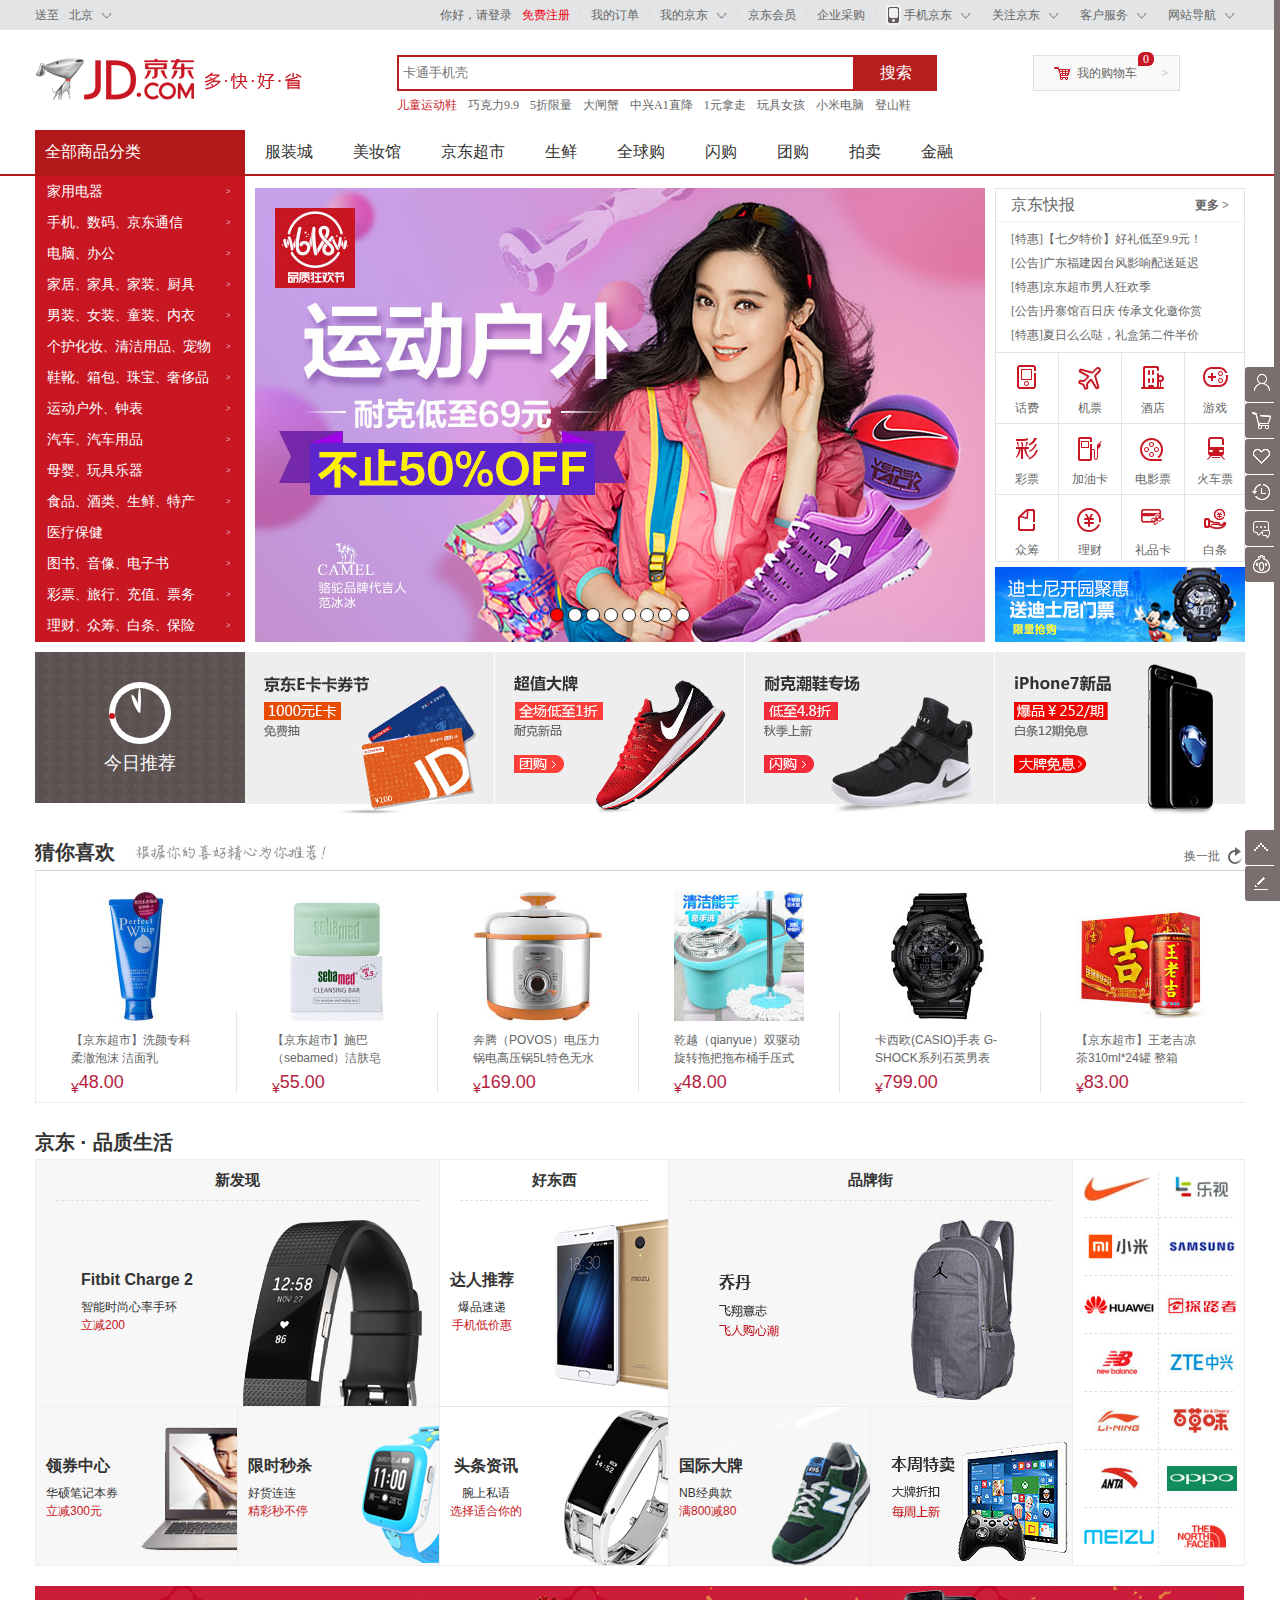
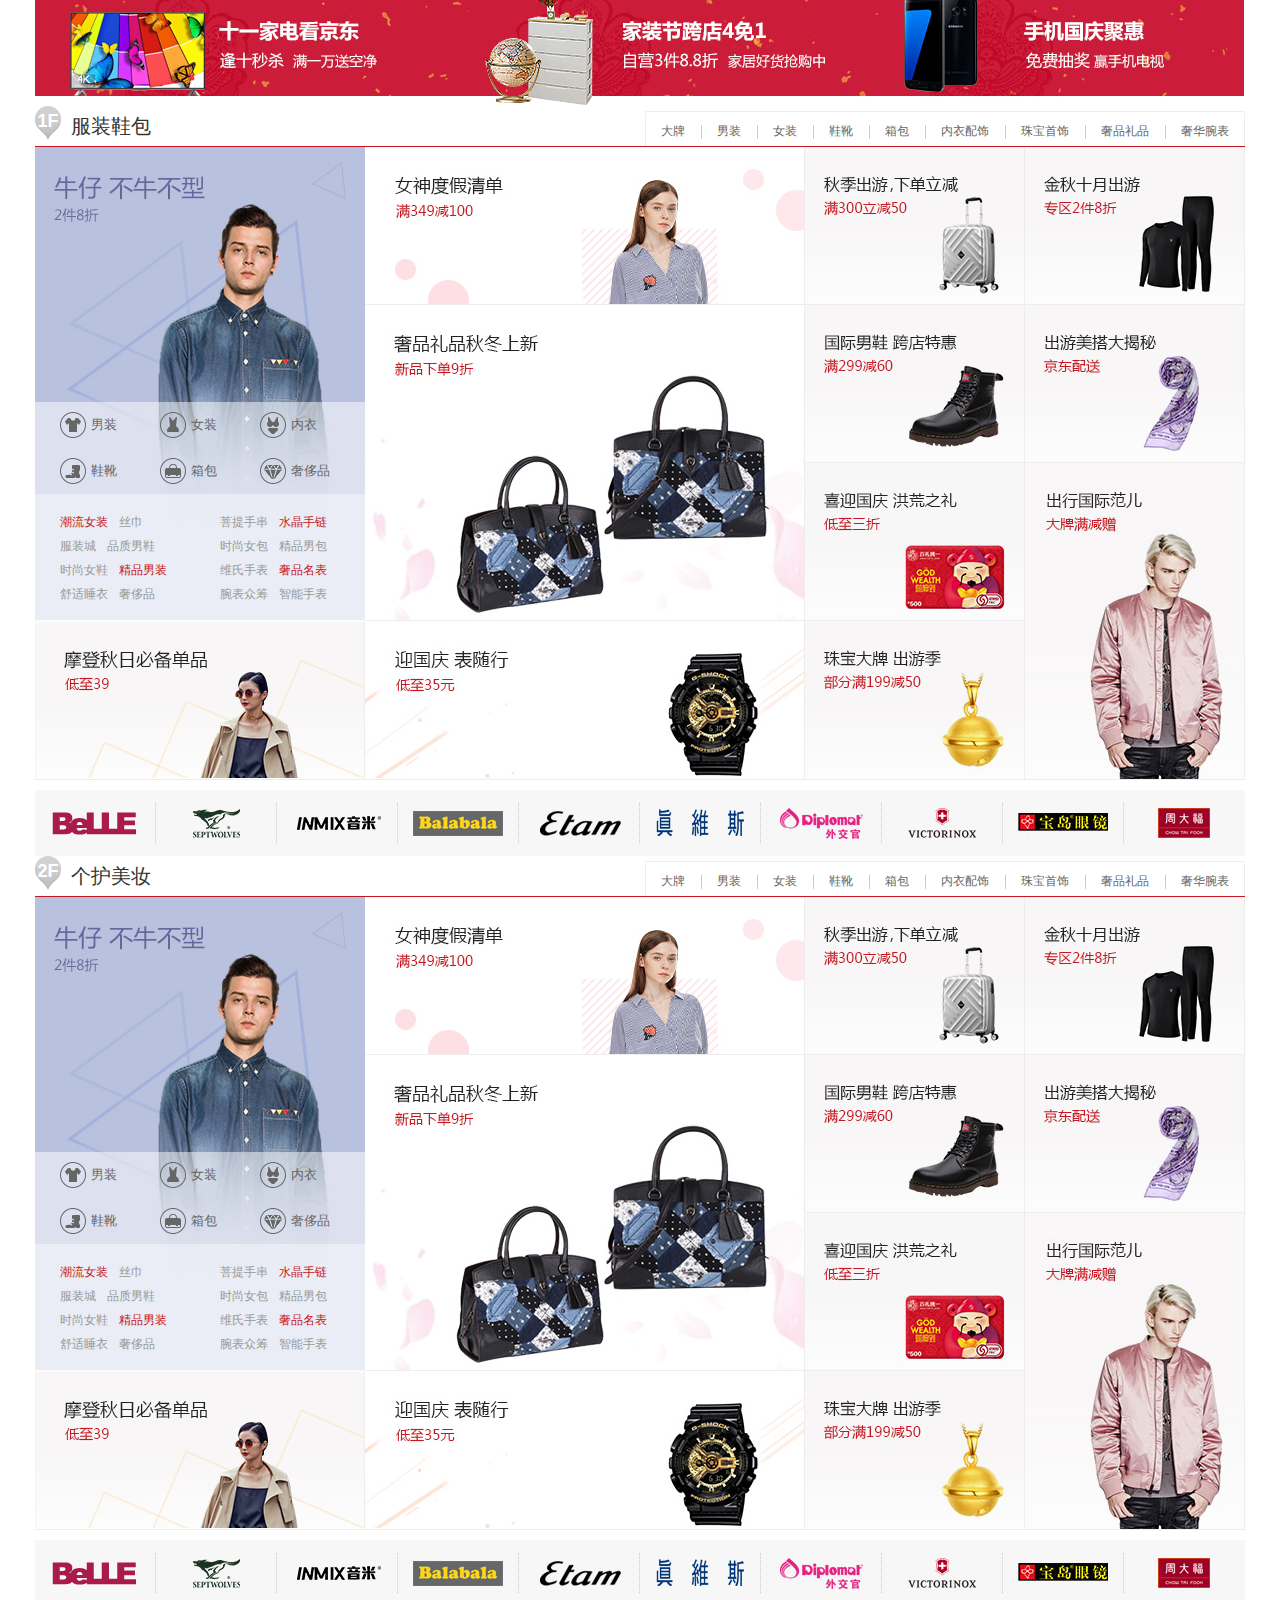
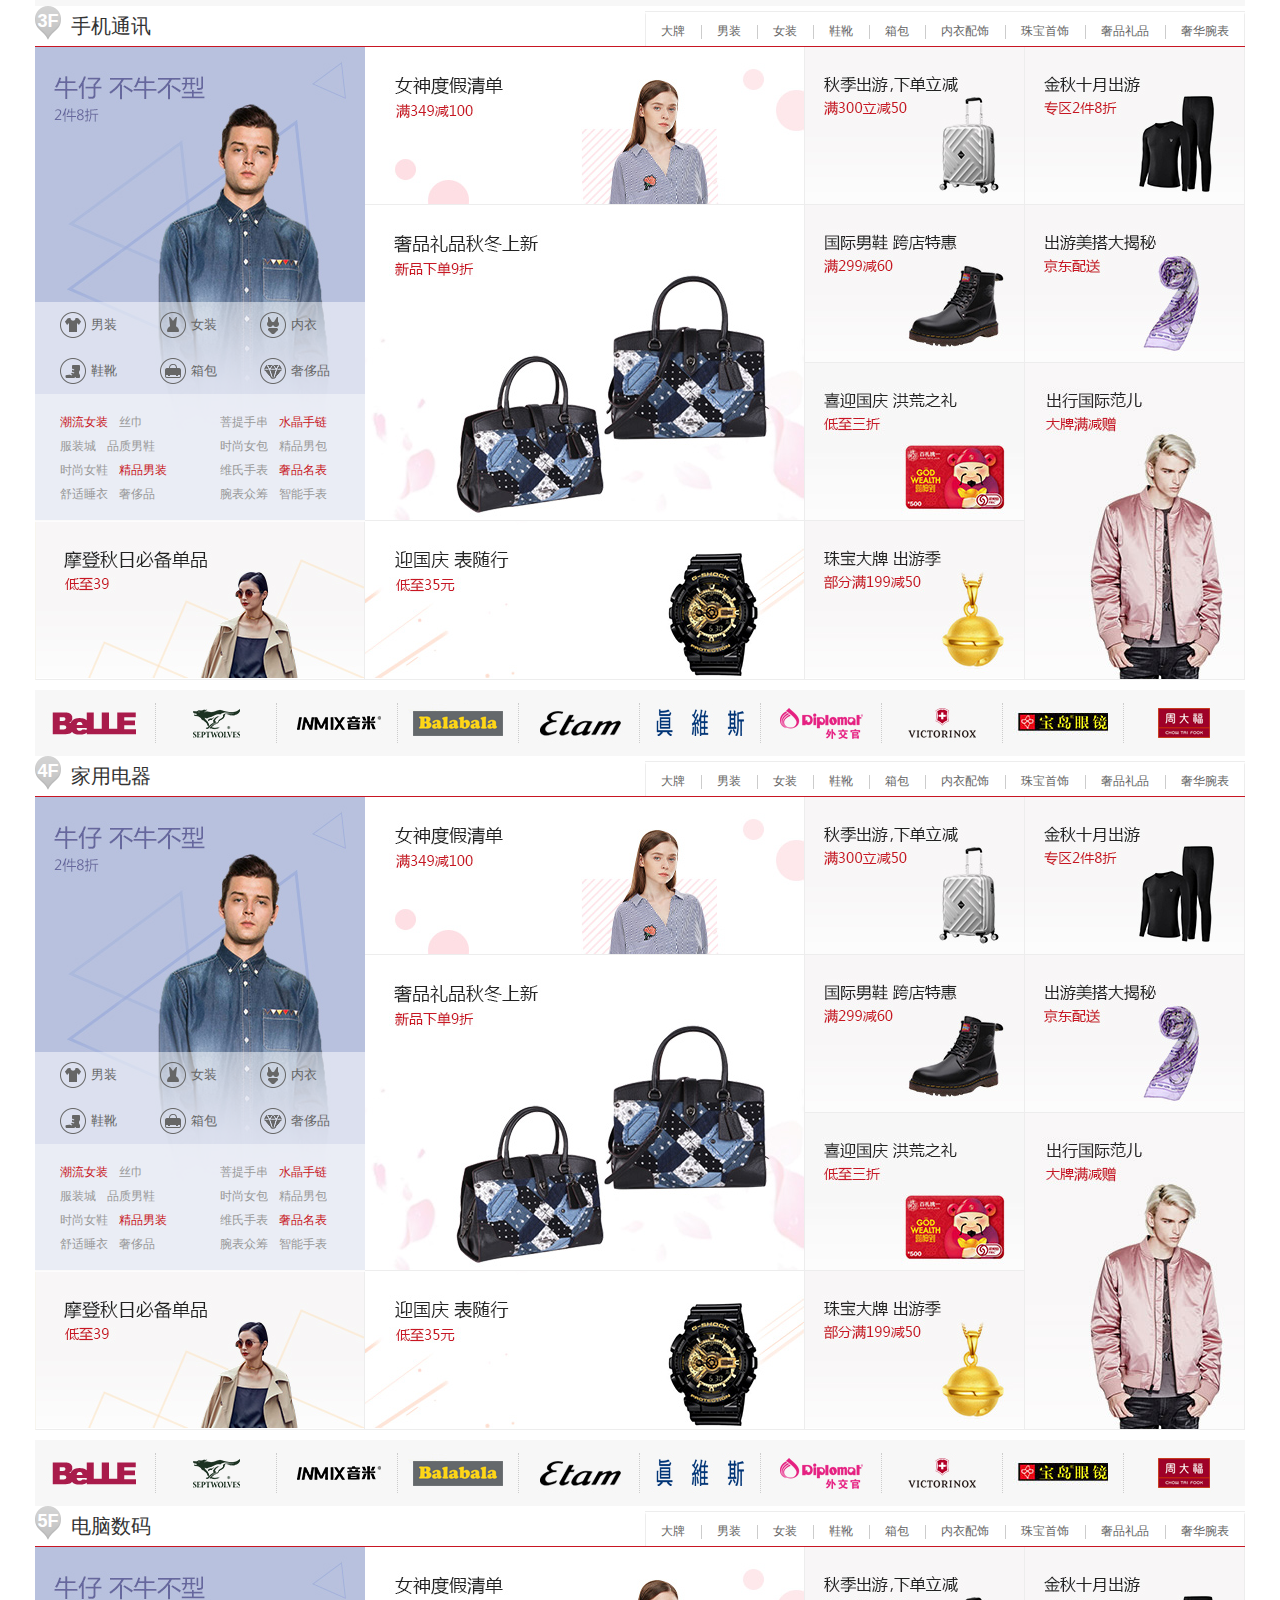
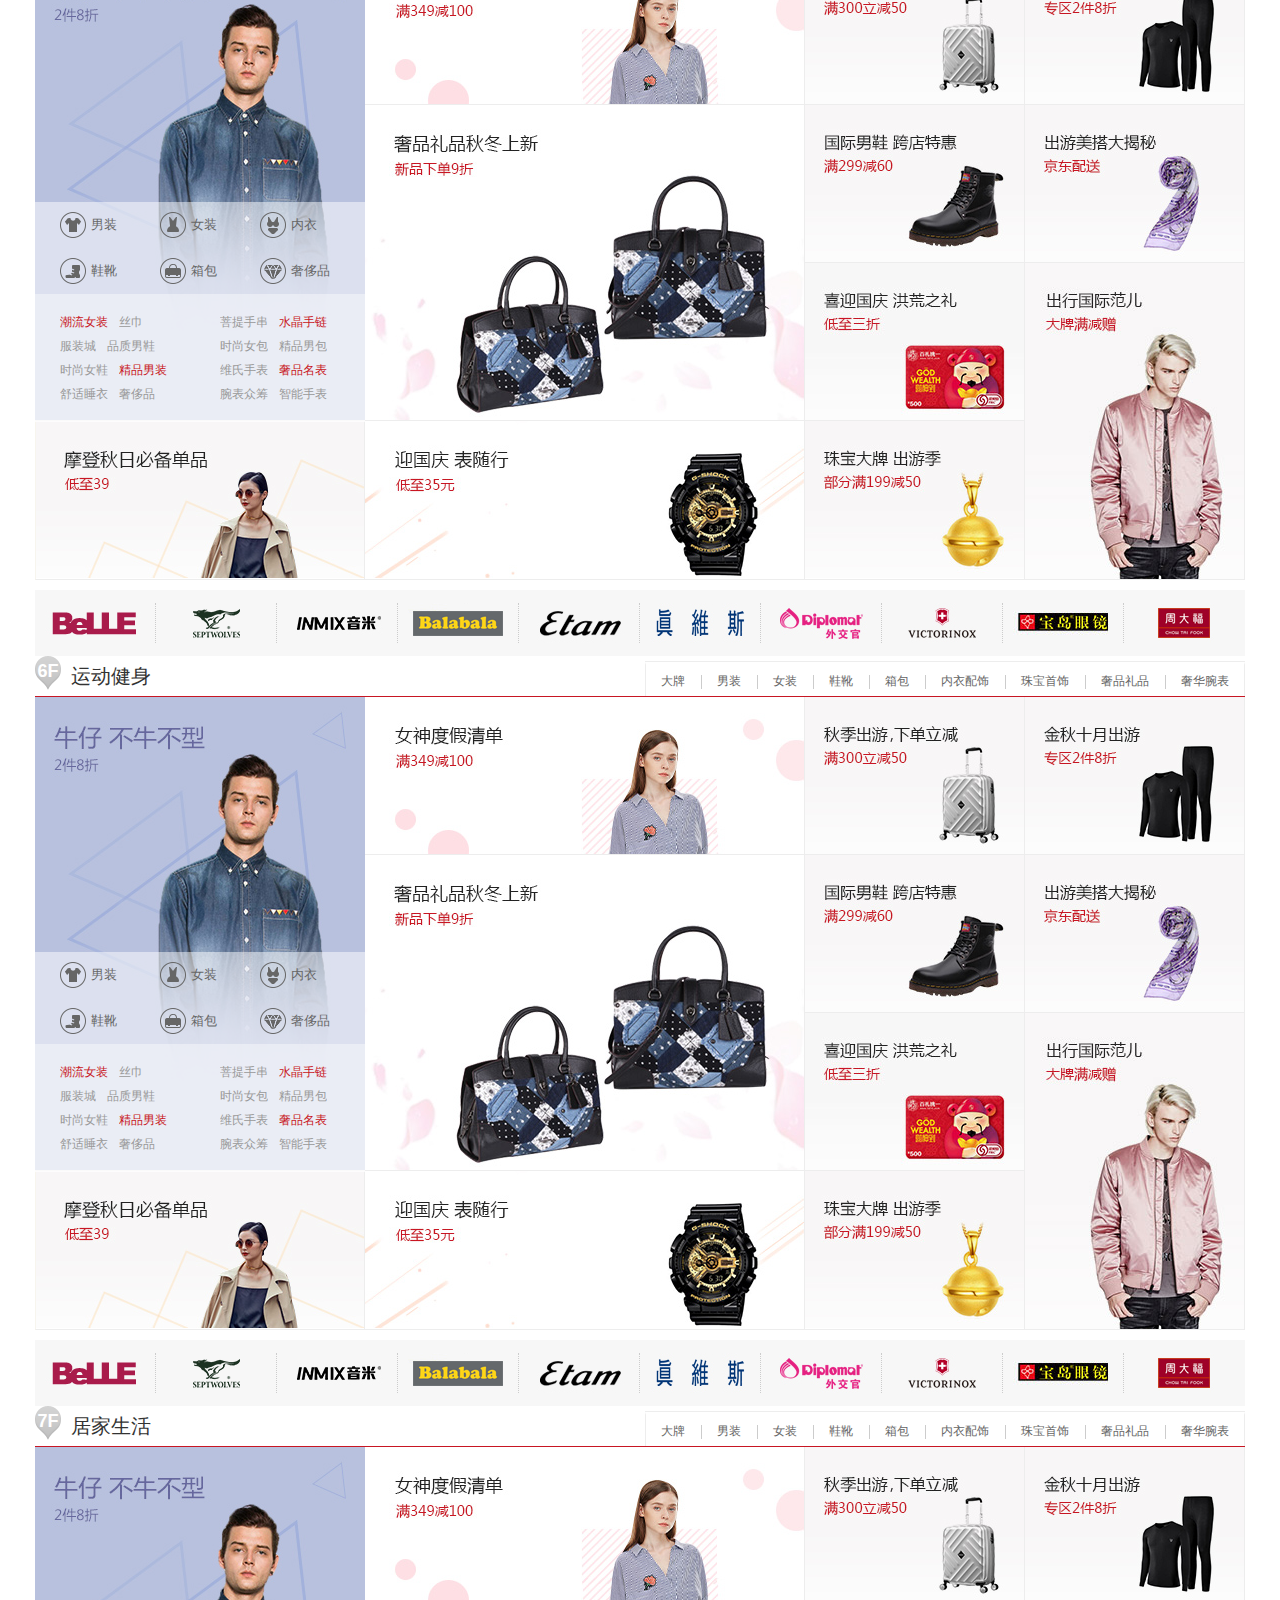
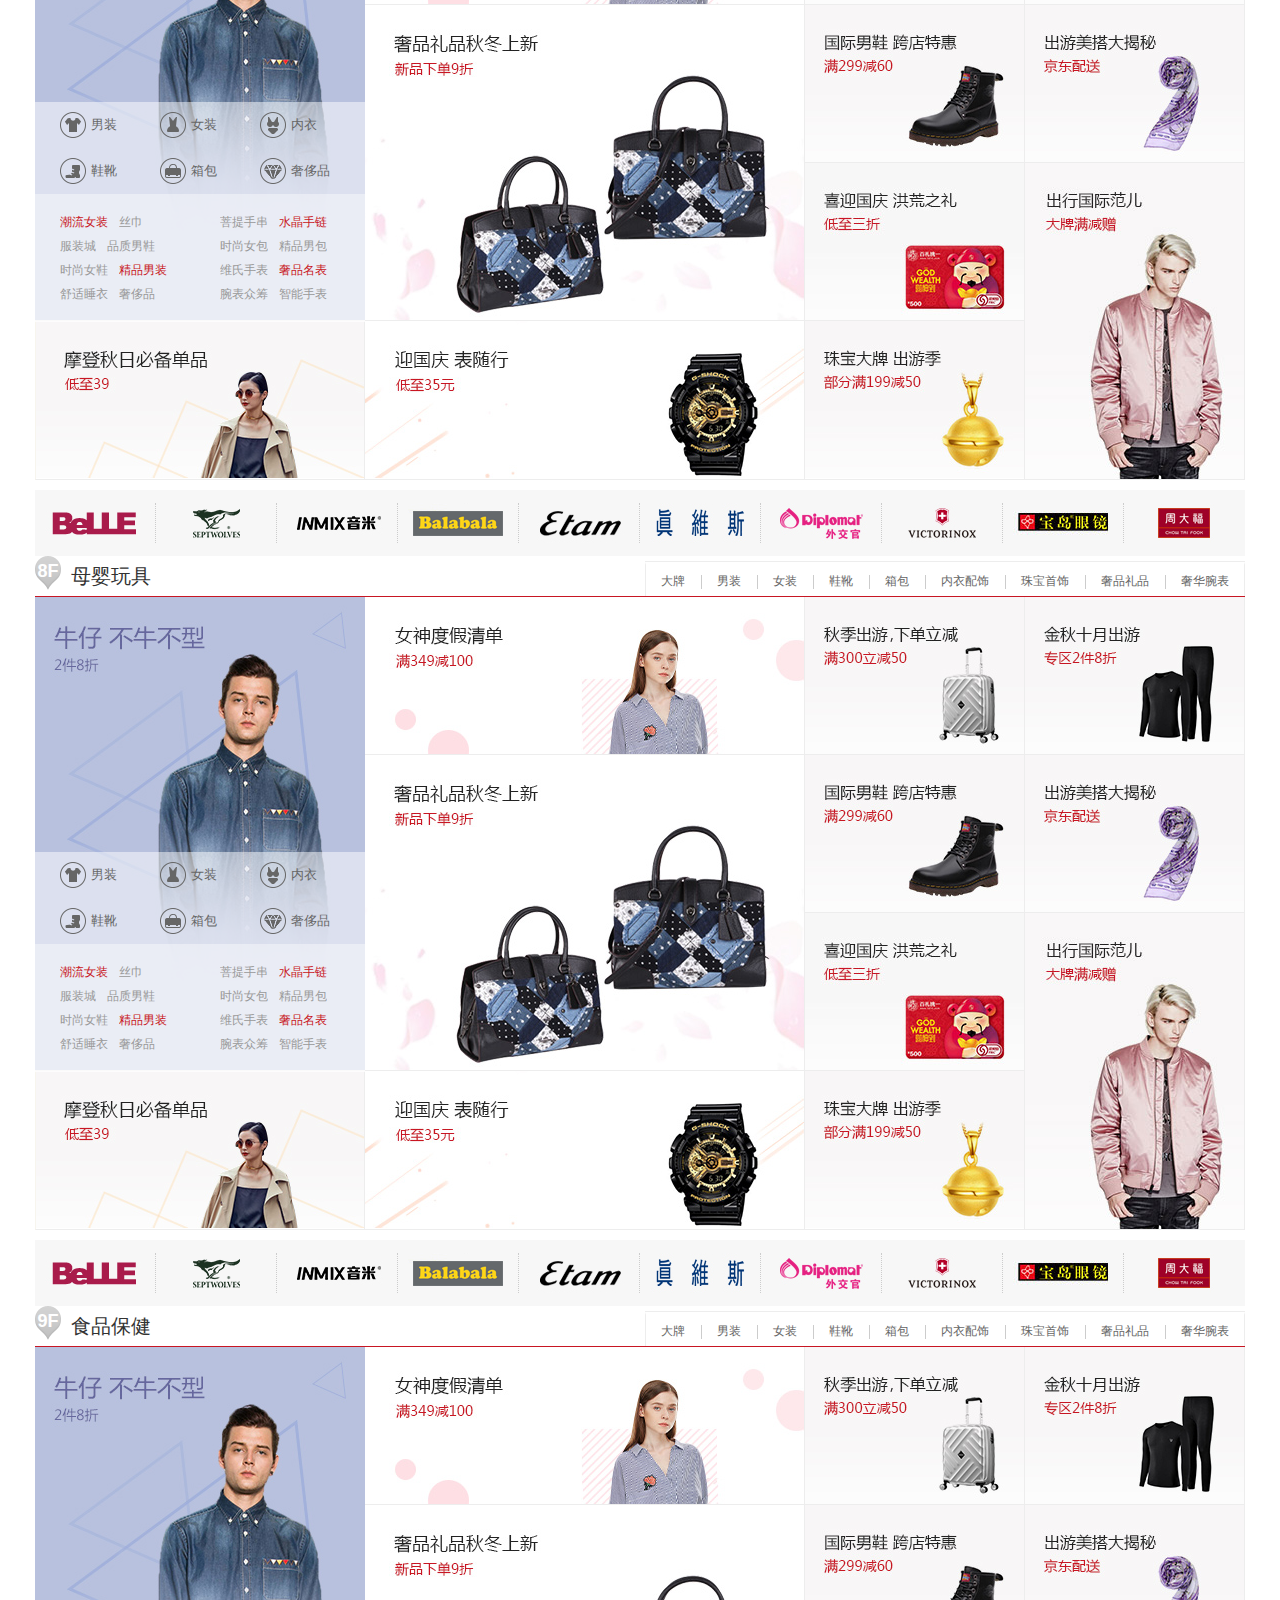
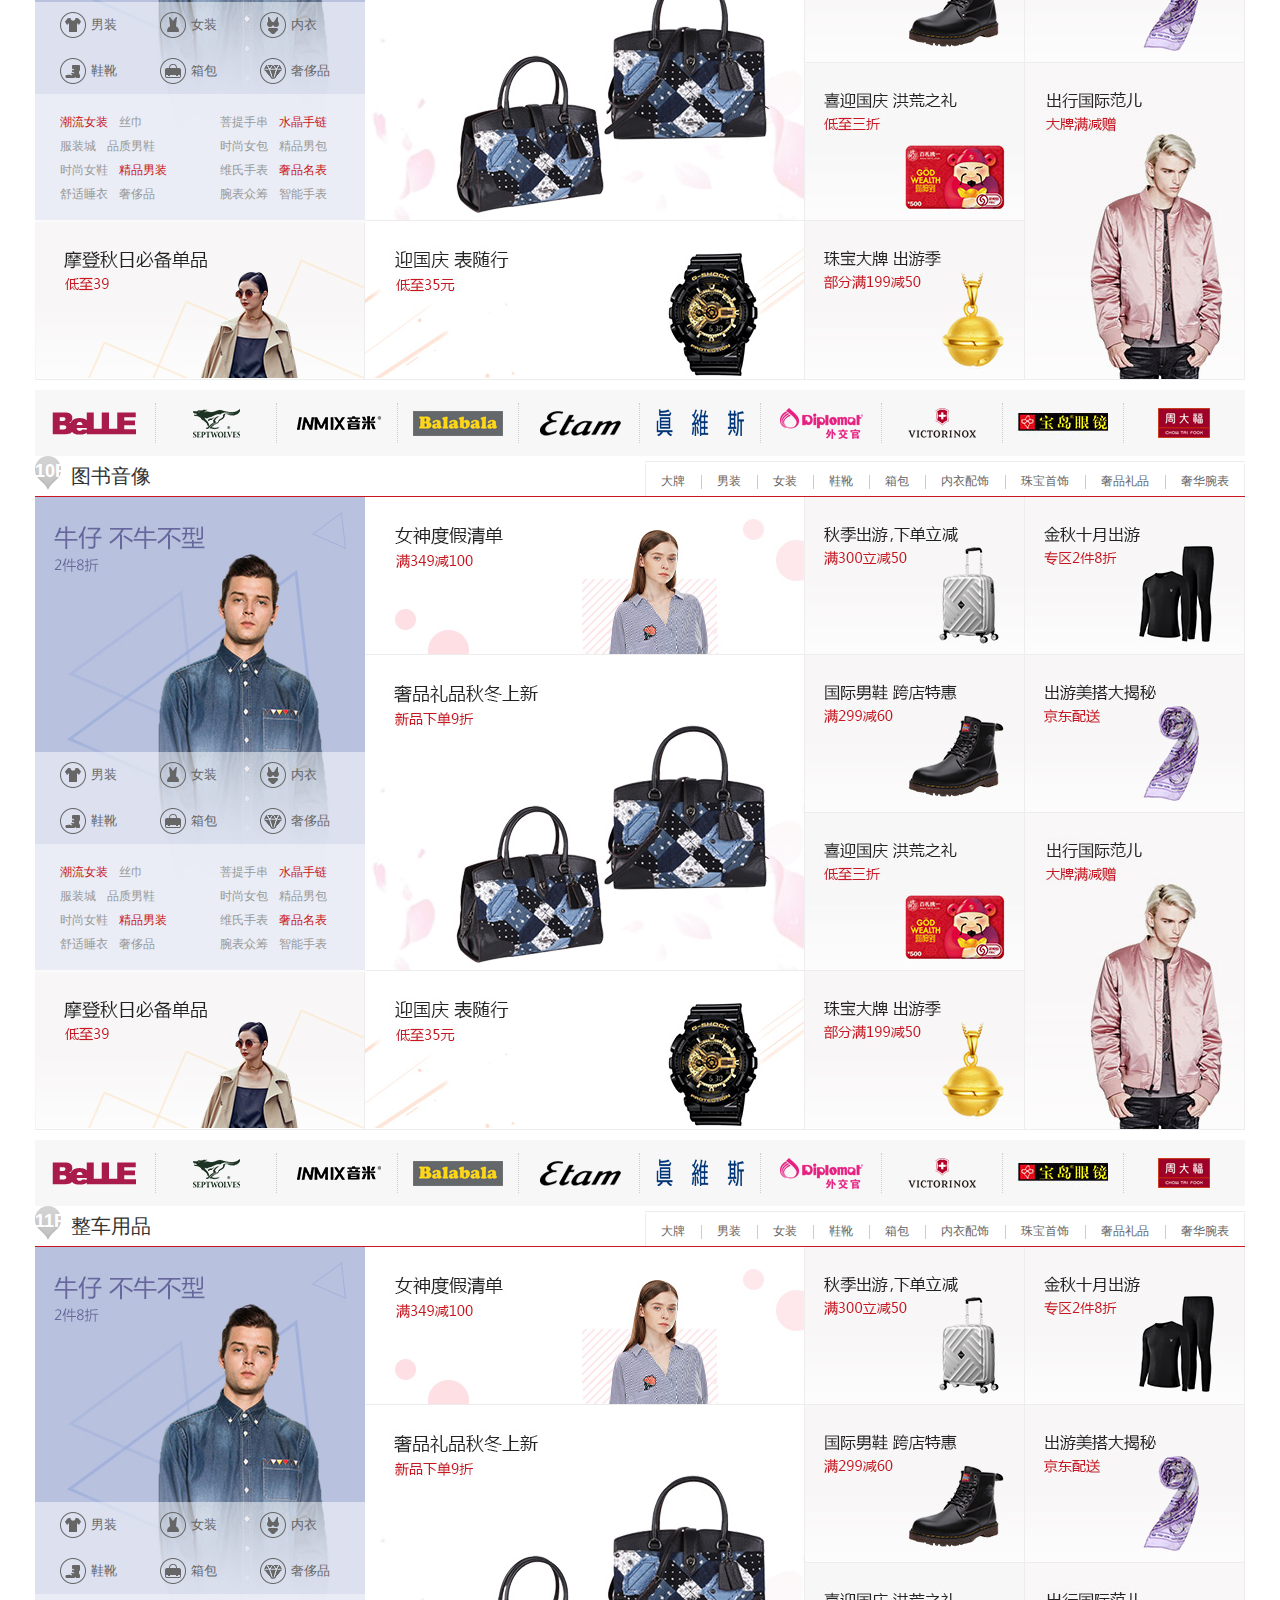
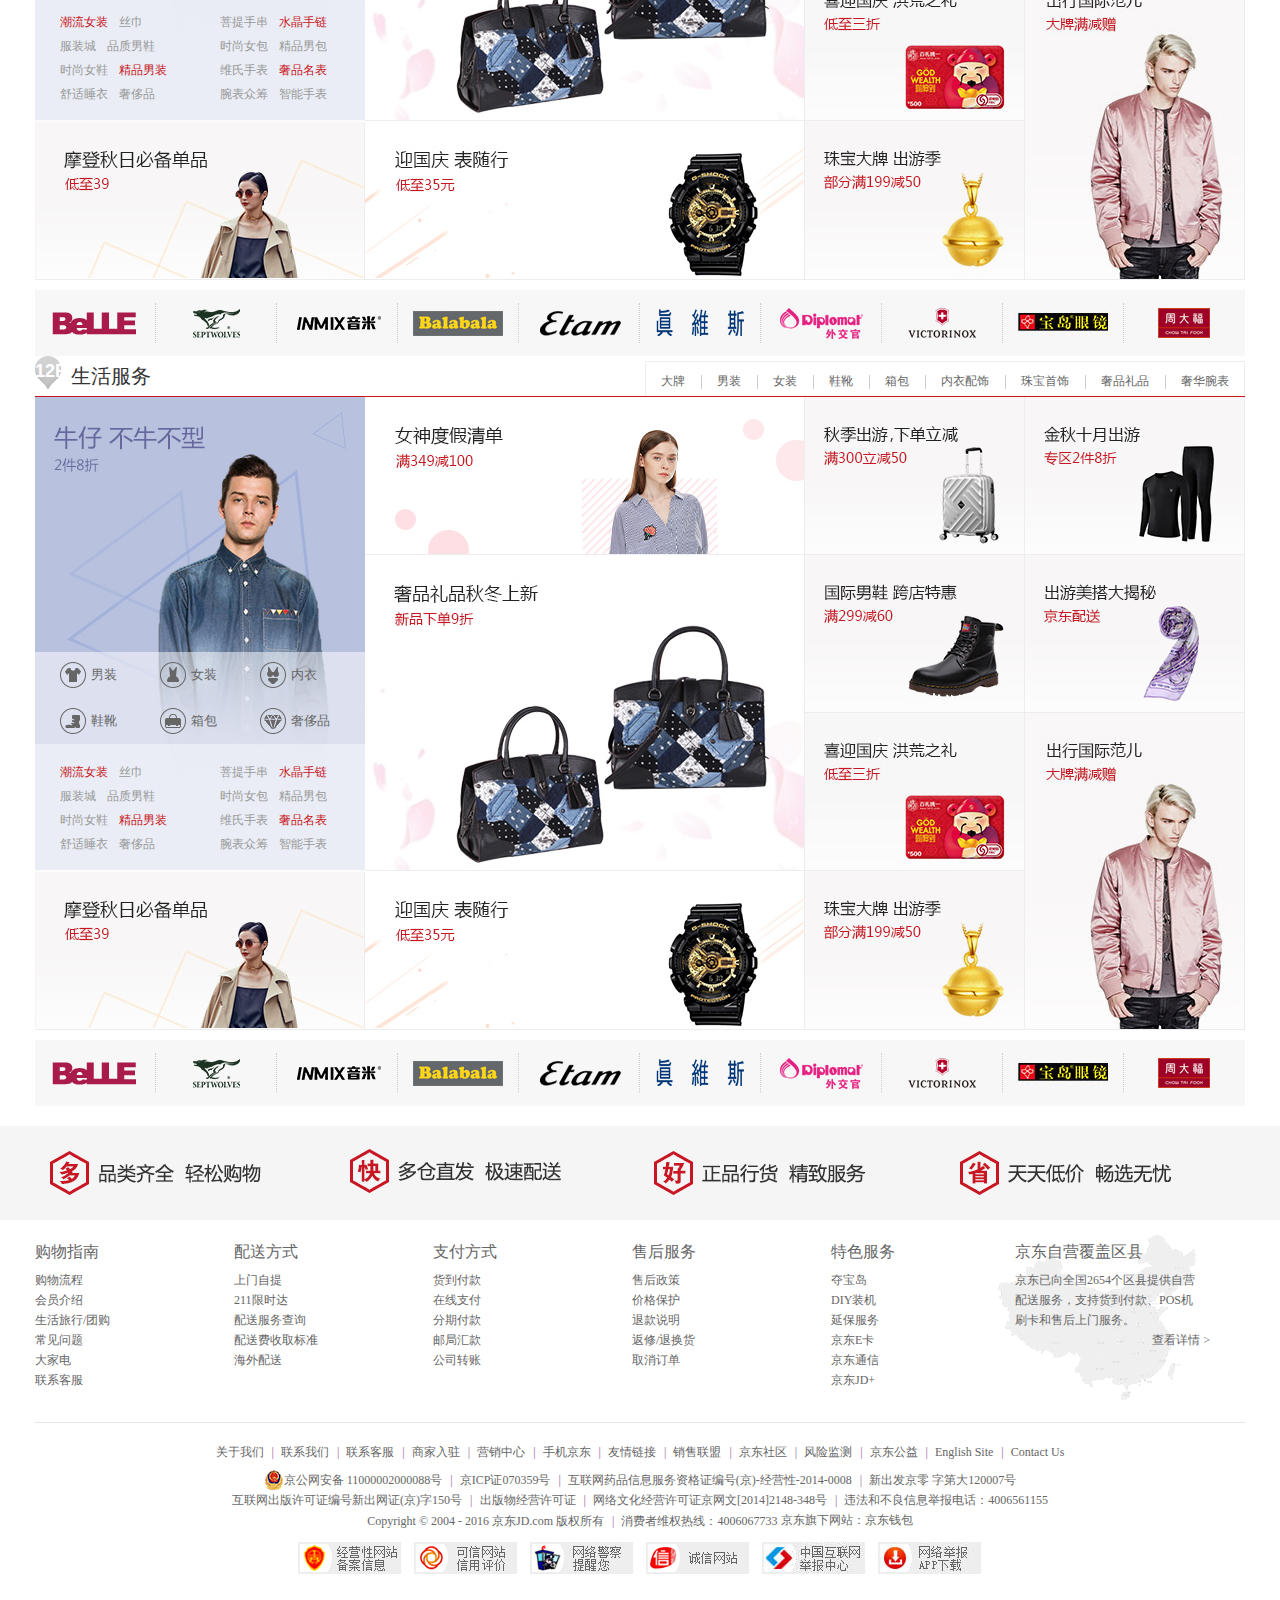
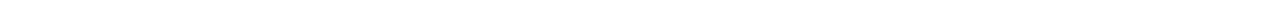
<file: index.html>
<!DOCTYPE html PUBLIC "-//W3C//DTD XHTML 1.0 Transitional//EN" "http://www.w3.org/TR/xhtml1/DTD/xhtml1-transitional.dtd">
<html xmlns="http://www.w3.org/1999/xhtml">
<head>
<meta http-equiv="Content-Type" content="text/html; charset=utf-8" />
<title>首页</title>
<link href="css/jquery-ui.min.css" rel="stylesheet" type="text/css">
<link href="css/jquery-ui.theme.min.css" rel="stylesheet" type="text/css">
<link href="css/index.css" rel="stylesheet" type="text/css">
<link href="css/header.css" rel="stylesheet" type="text/css">
<link href="css/footer.css" rel="stylesheet" type="text/css">
<script src="js/jquery-1.11.3.min.js"></script>
<script src="js/jquery.easing.min.js"></script>
<script src="js/jquery-ui.min.js"></script>
<script src="js/jQuery_cycle.js"></script>
<script src="js/hxsd_widget.js"></script>
<script src="js/index.js"></script>
</head>
<body>
<div class="left-f">
	<ul id="left-choice">
    	<li>1F<a href="##">服饰</a></li>
    	<li>2F<a href="##">美妆</a></li>
    	<li>3F<a href="##">手机</a></li>
    	<li>4F<a href="##">家电</a></li>
    	<li>5F<a href="##">数码</a></li>
    	<li>6F<a href="##">居家</a></li>
    	<li>7F<a href="##">运动</a></li>
    	<li>8F<a href="##">母婴</a></li>
    	<li>9F<a href="##">食品</a></li>
    	<li>10F<a href="##">图书</a></li>
    	<li>11F<a href="##">车品</a></li>
    	<li>12F<a href="##">服务</a></li>
    </ul>
</div>
<div class="right-line">
</div>
<div class="right-i">
    <ul>
        <li class="icon1"><span></span><a href="#">京东会员</a></li>
        <li class="icon2"><span class="sp2"></span><a href="#">购物车</a></li>
        <li class="icon3"><span class="sp3"></span><a href="#">我的关注</a></li>
        <li class="icon4"><span class="sp4"></span><a href="#">我的足迹</a></li>
        <li class="icon5"><span class="sp5"></span><a href="#">我的消息</a></li>
        <li class="icon6"><span class="sp6"></span><a href="#">咨询</a></li>
        <li class="icon7"><span class="sp7"></span><a href="#">顶部</a></li>
        <li class="icon8"><span class="sp8"></span><a href="#">反馈</a></li>
    </ul>
</div>
<div class="header">
    <div class="top">
        <div class="inner">
            <div class="left">
                <p>送至<a class="a-first" href="##">北京<i>◇</i></a></p>
                <div class="place-drop-w my-drop-down">
                    <ul class="place-drop drop-down-first clearfix">
                        <li class="default-place"><a href="##">北京</a></li>
                        <li><a href="##">上海</a></li>
                        <li><a href="##">湖北</a></li>
                        <li><a href="##">广东</a></li>
                        <li><a href="##">天津</a></li>
                        <li><a href="##">重庆</a></li>
                    </ul>
                </div>
            </div>
            <ul>
                <li class="li-first"><a href="##">你好，请登录</a><a href="##" class="a-second">免费注册</a></li>
                <li class="line"></li>
                <li><a href="##">我的订单</a></li>
                <li class="line"></li>
                <li class="myJD bianbai">
                    <a href="##">我的京东<i>◇</i></a>
                    <div class="my-drop-down">
                        <ul class="drop-down-first clearfix">
                            <li><a href="##">待处理订单</a></li>
                            <li><a href="##">消息</a></li>
                        </ul>
                        <ul class="drop-down-second clearfix">
                            <li><a href="##">我的优惠券</a></li>
                            <li><a href="##">我的京豆</a></li>
                        </ul>
                    </div>
                </li>
                <li class="line"></li>
                <li><a href="##">京东会员</a></li>
                <li class="line"></li>
                <li><a href="##">企业采购</a></li>
                <li class="line"></li>
                <li class="bianbai"><a href="##" class="a-third"><span class="icon"></span>手机京东<i>◇</i></a></li>
                <li class="line"></li>
                <li class="bianbai"><a href="##">关注京东<i>◇</i></a></li>
                <li class="line"></li>
                <li class="bianbai"><a href="##">客户服务<i>◇</i></a></li>
                <li class="line"></li>
                <li class="bianbai"><a href="##">网站导航<i>◇</i></a></li>
            </ul>
        </div>
    </div>
    <div class="h-middle inner">
    	<div class="logo"><img src="images/logo-201305.png" /></div>
        <div class="middle">
        	<form id="wrap_inputBox">
            	<input id="inputBox" type="text"  placeholder="卡通手机壳"/>
                <button type="submit">搜索</button>
            </form>
            <ul>
            <li><a href="##" class="a-ertong">儿童运动鞋</a></li>
            <li><a href="##">巧克力9.9</a></li>
            <li><a href="##">5折限量</a></li>
            <li><a href="##">大闸蟹</a></li>
            <li><a href="##">中兴A1直降</a></li>
            <li><a href="##">1元拿走</a></li>
            <li><a href="##">玩具女孩</a></li>
            <li><a href="##">小米电脑</a></li>
            <li><a href="##">登山鞋</a></li>
            </ul>
        </div>
        <div class="right">
        	<a href="##">我的购物车</a>
            <i class="m-icon">></i>
            <div class="num">0</div>
        </div>      
    </div>
    <div class="h-bot">
    	<div class="inner">
            <div class="all">全部商品分类<span><i></i></span></div>
            <ul>
                <li><a href="##">服装城</a></li>
                <li><a href="##">美妆馆</a></li>
                <li><a href="##">京东超市</a></li>
                <li><a href="##">生鲜</a></li>
                <li><a href="##">全球购</a></li>
                <li><a href="##">闪购</a></li>
                <li><a href="##">团购</a></li>
                <li><a href="##">拍卖</a></li>
                <li><a href="##">金融</a></li>
            </ul>
    	</div>
    </div>
</div>
<div class="floor1 inner">
	<div class="f1-top ">
        <ul class="nav-list">
            <li class="l-l">
                <h3><a href="##">家用电器</a><i>></i></h3>
                <div class="cebian">
                	<div class="left">
                    	<ul class="clearfix">
                        	<li><a href="##">沸腾国庆<i>></i></a></li>
                        	<li><a href="##">家电城<i>></i></a></li>
                        	<li><a href="##">品牌日<i>></i></a></li>
                        	<li><a href="##">智能生活馆<i>></i></a></li>
                        	<li><a href="##">京东净化馆<i>></i></a></li>
                        	<li><a href="##">京东帮服务店<i>></i></a></li>
                        	<li><a href="##">家电众筹馆<i>></i></a></li>
                        </ul>
                        <div class="left-bot">
                            <dl class="clearfix">
                                <dt><a href="##">电视<i>></i></a></dt>
                                <dd>
                                    <a href="##">沸腾国庆</a>
                                    <a href="##">合资品牌</a>
                                    <a href="##">国产品牌</a>
                                    <a href="##">互联网品牌</a>
                                </dd>
                            </dl>
                            <dl class="clearfix">
                                <dt><a href="##">空调<i>></i></a></dt>
                                <dd>
                                    <a href="##">沸腾国庆</a>
                                    <a href="##">壁挂式空调</a>
                                    <a href="##">柜式空调</a>
                                    <a href="##">空调配件</a>
                                </dd>
                            </dl>
                            <dl class="clearfix">
                                <dt><a href="##">洗衣机<i>></i></a></dt>
                                <dd>
                                    <a href="##">滚筒洗衣机</a>
                                    <a href="##">洗烘一体机</a>
                                    <a href="##">波轮洗衣机</a>
                                    <a href="##">迷你洗衣机</a>
                                    <a href="##">洗衣机配件</a>
                                </dd>
                            </dl>
                            <dl class="clearfix">
                                <dt><a href="##">冰箱<i>></i></a></dt>
                                <dd>
                                    <a href="##">多门</a>
                                    <a href="##">对开门</a>
                                    <a href="##">三门</a>
                                    <a href="##">双门</a>
                                    <a href="##">冷柜/冰吧</a>
                                    <a href="##">酒柜</a>
                                    <a href="##">冰箱配件</a>
                                </dd>
                            </dl>
                            <dl class="clearfix">
                                <dt><a href="##">厨卫大电<i>></i></a></dt>
                                <dd>
                                    <a href="##">油烟机</a>
                                    <a href="##">燃气灶</a>
                                    <a href="##">烟灶套装</a>
                                    <a href="##">消毒柜</a>
                                    <a href="##">洗碗机</a>
                                    <a href="##">电热水器</a>
                                    <a href="##">燃气热水器</a>
                                    <a href="##">嵌入式厨电</a>
                               </dd>
                            </dl>
                            <dl class="clearfix">
                                <dt><a href="##">厨房小电<i>></i></a></dt>
                                <dd>
                                    <a href="##">沸腾小电</a>
                                    <a href="##">电饭煲</a>
                                    <a href="##">微波炉</a>
                                    <a href="##">电烤箱</a>
                                    <a href="##">电磁炉</a>
                                    <a href="##">电压力锅</a>
                                    <a href="##">豆浆机</a>
                                    <a href="##">咖啡机</a>
                                    <a href="##">面包机</a>
                                    <a href="##">榨汁机</a>
                                    <a href="##">料理机</a>
                                    <a href="##">电饼铛</a>
                                    <a href="##">养生壶/煎药壶</a>
                                    <a href="##">酸奶机</a>
                                    <a href="##">煮蛋器</a>
                                    <a href="##">电水壶/热水瓶</a>
                                    <a href="##">电炖锅</a>
                                    <a href="##">多用途锅</a>
                                    <a href="##">电烧烤炉</a>
                                    <a href="##">电热饭盒</a>
                                    <a href="##">其它厨房电器</a>
                                </dd>
                            </dl>
                            <dl class="clearfix">
                                <dt><a href="##">生活电器<i>></i></a></dt>
                                <dd>
                                    <a href="##">取暖电器</a>
                                    <a href="##">吸尘器</a>
                                    <a href="##">净化器</a>
                                    <a href="##">扫地机器人</a>
                                    <a href="##">加湿器</a>
                                    <a href="##">挂烫机/熨斗</a>
                                    <a href="##">电风扇</a>
                                    <a href="##">冷风扇</a>
                                    <a href="##">插座</a>
                                    <a href="##">电话机</a>
                                    <a href="##">净水器</a>
                                    <a href="##">饮水机</a>
                                    <a href="##">除湿机</a>
                                    <a href="##">干衣机</a>
                                    <a href="##">清洁机</a>
                                    <a href="##">收录/音机</a>
                                    <a href="##">其它生活电器</a>
                                    <a href="##">多用途锅</a>
                                    <a href="##">其它生活电器</a>
                                </dd>
                            </dl>
                            <dl class="clearfix">
                                <dt><a href="##">个护健康<i>></i></a></dt>
                                <dd>
                                    <a href="##">剃须刀</a>
                                    <a href="##">口腔护理</a>
                                    <a href="##">电吹风</a>
                                    <a href="##">美容器</a>
                                    <a href="##">卷/直发器</a>
                                    <a href="##">理发器</a>
                                    <a href="##">剃/脱毛器</a>
                                    <a href="##">足浴盆</a>
                                    <a href="##">健康秤/厨房秤</a>
                                    <a href="##">按摩器</a>
                                    <a href="##">按摩椅</a>
                                    <a href="##">计步器/脂肪检测仪</a>
                                    <a href="##">其它健康电器</a>
                                </dd>
                            </dl>
                            <dl class="clearfix">
                                <dt><a href="##">家庭影音<i>></i></a></dt>
                                <dd>
                                    <a href="##">家庭影院</a>
                                    <a href="##">迷你音响</a>
                                    <a href="##">DVD</a>
                                    <a href="##">电视影音配件</a>
                                </dd>
                            </dl>
                            <dl class="clearfix">
                                <dt><a href="##">进口电器<i>></i></a></dt>
                                <dd>
                                    <a href="##">进口电器</a>
                                </dd>
                            </dl>
                        </div>
                    </div>
                    <div class="right">
                    	<div class="s-icon">
                        	<ul class="clearfix">
                            	<li><a href="##"><img src="images/562f4971Na5379aba.jpg"></a></li>
                                <li><a href="##"><img src="images/57d681e0N86d8a223.jpg"></a></li>
                                <li><a href="##"><img src="images/573c0ed1Nee530fec.jpg"></a></li>
                                <li><a href="##"><img src="images/574c0755Nc8f19944.jpg"></a></li>
                                <li><a href="##"><img src="images/57a075b6Nd3e293c2.jpg"></a></li>
                              	<li><a href="##"><img src="images/54d9ef34N7cc61f4c.jpg"></a></li>
                                <li><a href="##"><img src="images/57c7e3daN37ccba3b.jpg"></a></li>
                                <li><a href="##"><img src="images/57d6820aN3ebcb677.jpg"></a></li>
                            </ul>
                        </div>
                        <div class="big-icon">
                        	<a href="##"><img src="images/57d8bbdbN90c563ec.jpg"></a>
                            <a href="##"><img src="images/57ea417eN0857c6df.jpg"></a>
                        </div>
                    </div>
                </div>
            </li>
            <li class="l-l">
                <h3><a href="##">手机</a>、<a href="##">数码</a>、<a href="##">京东通信</a><i>></i></h3>
                <div class="cebian">
                	<div class="left">
                    	<ul class="clearfix">
                        	<li><a href="##">玩3C<i>></i></a></li>
                        	<li><a href="##">手机频道<i>></i></a></li>
                        	<li><a href="##">网上营业厅<i>></i></a></li>
                        	<li><a href="##">配件城<i>></i></a></li>
                        	<li><a href="##">影像Club<i>></i></a></li>
                        	<li><a href="##">以旧换新<i>></i></a></li>
                        </ul>
                        <div class="left-bot">
                            <dl class="clearfix">
                                <dt><a href="##">手机通讯<i>></i></a></dt>
                                <dd>
                                    <a href="##">手机</a>
                                    <a href="##">对讲机</a>
                                    <a href="##">以旧换新</a>
                                    <a href="##">手机维修</a>
                                </dd>
                            </dl>
                            <dl class="clearfix">
                                <dt><a href="##">运营商<i>></i></a></dt>
                                <dd>
                                    <a href="##">充话费/流量</a>
                                    <a href="##">170选号</a>
                                    <a href="##">合约机</a>
                                    <a href="##">办套餐</a>
                                    <a href="##">选号码</a>
                                    <a href="##">固话宽带</a>
                                    <a href="##">京东通信</a>
                                    <a href="##">中国移动</a>
                                    <a href="##">中国联通</a>
                                    <a href="##">中国电信</a>
                                </dd>
                            </dl>
                            <dl class="clearfix">
                                <dt><a href="##">手机配件<i>></i></a></dt>
                                <dd>
                                    <a href="##">手机壳</a>
                                    <a href="##">贴膜</a>
                                    <a href="##">手机存储卡</a>
                                    <a href="##">数据线</a>
                                    <a href="##">充电器</a>
                                    <a href="##">手机耳机</a>
                                    <a href="##">创意配件</a>
                                    <a href="##">手机饰品</a>
                                    <a href="##">手机电池</a>
                                    <a href="##">苹果周边</a>
                                    <a href="##">移动电源</a>
                                    <a href="##">蓝牙耳机</a>
                                    <a href="##">手机支架</a>
                                    <a href="##">车载配件</a>
                                    <a href="##">拍照配件</a>
                                </dd>
                            </dl>
                            <dl class="clearfix">
                                <dt><a href="##">摄影摄像<i>></i></a></dt>
                                <dd>
                                    <a href="##">数码相机</a>
                                    <a href="##">单电/微单相机</a>
                                    <a href="##">单反相机</a>
                                    <a href="##">拍立得</a>
                                    <a href="##">运动相机</a>
                                    <a href="##">摄像机</a>
                                    <a href="##">镜头</a>
                                    <a href="##">户外器材</a>
                                    <a href="##">影棚器材</a>
                                    <a href="##">冲印服务</a>
                                    <a href="##">数码相框</a>
                                </dd>
                            </dl>
                            <dl class="clearfix">
                                <dt><a href="##">数码配件<i>></i></a></dt>
                                <dd>
                                    <a href="##">存储卡</a>
                                    <a href="##">三脚架/云台</a>
                                    <a href="##">相机包</a>
                                    <a href="##">滤镜</a>
                                    <a href="##">闪光灯/手柄</a>
                                    <a href="##">相机清洁/贴膜</a>
                                    <a href="##">机身附件</a>
                                    <a href="##">镜头附件</a>
                                    <a href="##">读卡器</a>
                                    <a href="##">支架</a>
                                    <a href="##">电池/充电器</a>
                               </dd>
                            </dl>
                            <dl class="clearfix">
                                <dt><a href="##">影音娱乐<i>></i></a></dt>
                                <dd>
                                    <a href="##">耳机/耳麦</a>
                                    <a href="##">音箱/音响</a>
                                    <a href="##">便携/无线音箱</a>
                                    <a href="##">收音机</a>
                                    <a href="##">麦克风</a>
                                    <a href="##">MP3/MP4</a>
                                    <a href="##">专业音频</a>
                                </dd>
                            </dl>
                            <dl class="clearfix">
                                <dt><a href="##">智能设备<i>></i></a></dt>
                                <dd>
                                    <a href="##">智能手环</a>
                                    <a href="##">智能手表</a>
                                    <a href="##">智能眼镜</a>
                                    <a href="##">智能机器人</a>
                                    <a href="##">运动跟踪器</a>
                                    <a href="##">健康监测</a>
                                    <a href="##">智能配饰</a>
                                    <a href="##">智能家居</a>
                                    <a href="##">体感车</a>
                                    <a href="##">无人机</a>
                                    <a href="##">其他配件</a>
                                </dd>
                            </dl>
                            <dl class="clearfix">
                                <dt><a href="##">电子教育<i>></i></a></dt>
                                <dd>
                                    <a href="##">学生平板</a>
                                    <a href="##">点读机/笔</a>
                                    <a href="##">早教益智</a>
                                    <a href="##">录音笔</a>
                                    <a href="##">电纸书</a>
                                    <a href="##">电子词典</a>
                                    <a href="##">复读机</a>
                                </dd>
                            </dl>
                        </div>
                    </div>
                    <div class="right">
                    	<div class="s-icon">
                        	<ul class="clearfix">
                            	<li><a href="##"><img src="images/562f4971Na5379aba.jpg"></a></li>
                                <li><a href="##"><img src="images/57d681e0N86d8a223.jpg"></a></li>
                                <li><a href="##"><img src="images/573c0ed1Nee530fec.jpg"></a></li>
                                <li><a href="##"><img src="images/574c0755Nc8f19944.jpg"></a></li>
                                <li><a href="##"><img src="images/57a075b6Nd3e293c2.jpg"></a></li>
                              	<li><a href="##"><img src="images/54d9ef34N7cc61f4c.jpg"></a></li>
                                <li><a href="##"><img src="images/57c7e3daN37ccba3b.jpg"></a></li>
                                <li><a href="##"><img src="images/57d6820aN3ebcb677.jpg"></a></li>
                            </ul>
                        </div>
                        <div class="big-icon">
                        	<a href="##"><img src="images/57d8bbdbN90c563ec.jpg"></a>
                            <a href="##"><img src="images/57ea417eN0857c6df.jpg"></a>
                        </div>
                    </div>
                </div>
            </li>
            <li class="l-l">
                <h3><a href="##">电脑</a>、<a href="##">办公</a><i>></i></h3>
                <div class="cebian">
                	<div class="left">
                    	<ul class="clearfix">
                        	<li><a href="##">玩3C<i>></i></a></li>
                        	<li><a href="##">本周热卖<i>></i></a></li>
                        	<li><a href="##">游戏部落<i>></i></a></li>
                        	<li><a href="##">GAME+<i>></i></a></li>
                        	<li><a href="##">装机大师<i>></i></a></li>
                        	<li><a href="##">办公生活馆<i>></i></a></li>
                        </ul>
                        <div class="left-bot">
                            <dl class="clearfix">
                                <dt><a href="##">电脑整机<i>></i></a></dt>
                                <dd>
                                    <a href="##">笔记本</a>
                                    <a href="##">游戏本</a>
                                    <a href="##">平板电脑</a>
                                    <a href="##">平板电脑配件</a>
                                    <a href="##">台式机</a>
                                    <a href="##">一体机</a>
                                    <a href="##">服务器/工作站</a>
                                    <a href="##">笔记本配件</a>
                                </dd>
                            </dl>
                            <dl class="clearfix">
                                <dt><a href="##">电脑配件<i>></i></a></dt>
                                <dd>
                                    <a href="##">显示器</a>
                                    <a href="##">CPU</a>
                                    <a href="##">主板</a>
                                    <a href="##">硬盘</a>
                                    <a href="##">内存</a>
                                    <a href="##">机箱</a>
                                    <a href="##">电源</a>
                                    <a href="##">散热器</a>
                                    <a href="##">刻录机/光驱</a>
                                    <a href="##">声卡/扩展卡</a>
                                    <a href="##">装机配件</a>
                                    <a href="##">显卡</a>
                                    <a href="##">SSD固态硬盘</a>
                                    <a href="##">组装电脑</a>
                                </dd>
                            </dl>
                            <dl class="clearfix">
                                <dt><a href="##">外设产品<i>></i></a></dt>
                                <dd>
                                    <a href="##">鼠标</a>
                                    <a href="##">键盘</a>
                                    <a href="##">键鼠套装</a>
                                    <a href="##">网络仪表仪器</a>
                                    <a href="##">U盘</a>
                                    <a href="##">移动硬盘</a>
                                    <a href="##">鼠标垫</a>
                                    <a href="##">摄像头</a>
                                    <a href="##">线缆</a>
                                    <a href="##">手写板</a>
                                    <a href="##">硬盘盒</a>
                                    <a href="##">电脑工具</a>
                                    <a href="##">电脑清洁</a>
                                    <a href="##">UPS电源</a>
                                    <a href="##">插座</a>
                                </dd>
                            </dl>
                            <dl class="clearfix">
                                <dt><a href="##">游戏设备<i>></i></a></dt>
                                <dd>
                                    <a href="##">游戏机</a>
                                    <a href="##">游戏耳机</a>
                                    <a href="##">手柄/方向盘</a>
                                    <a href="##">游戏软件</a>
                                    <a href="##">游戏周边</a>
                                </dd>
                            </dl>
                            <dl class="clearfix">
                                <dt><a href="##">网络产品<i>></i></a></dt>
                                <dd>
                                    <a href="##">路由器</a>
                                    <a href="##">网络机顶盒</a>
                                    <a href="##">交换机</a>
                                    <a href="##">网络存储</a>
                                    <a href="##">网卡</a>
                                    <a href="##">4G/3G上网</a>
                                    <a href="##">网络配件</a>
                               </dd>
                            </dl>
                            <dl class="clearfix">
                                <dt><a href="##">办公设备<i>></i></a></dt>
                                <dd>
                                    <a href="##">投影机</a>
                                    <a href="##">投影配件</a>
                                    <a href="##">多功能一体机</a>
                                    <a href="##">传真设备</a>
                                    <a href="##">验钞/点钞机</a>
                                    <a href="##">扫描设备</a>
                                    <a href="##">复合机</a>
                                    <a href="##">碎纸机</a>
                                    <a href="##">考勤机</a>
                                    <a href="##">收款/POS机</a>
                                    <a href="##">会议音频视频</a>
                                    <a href="##">保险柜</a>
                                    <a href="##">装订/封装机</a>
                                    <a href="##">安防监控</a>
                                    <a href="##">办公家具</a>
                                    <a href="##">白板</a>
                                </dd>
                            </dl>
                            <dl class="clearfix">
                                <dt><a href="##">文具耗材<i>></i></a></dt>
                                <dd>
                                    <a href="##">硒鼓/墨粉</a>
                                    <a href="##">墨盒</a>
                                    <a href="##">色带</a>
                                    <a href="##">纸类</a>
                                    <a href="##">办公文具</a>
                                    <a href="##">学生文具</a>
                                    <a href="##">文件管理</a>
                                    <a href="##">本册/便签</a>
                                    <a href="##">计算器</a>
                                    <a href="##">笔类</a>
                                    <a href="##">画具画材</a>
                                    <a href="##">财会用品</a>
                                    <a href="##">刻录碟片/附件</a>
                                </dd>
                            </dl>
                            <dl class="clearfix">
                                <dt><a href="##">服务产品<i>></i></a></dt>
                                <dd>
                                    <a href="##">延保服务</a>
                                    <a href="##">上门安装</a>
                                    <a href="##">维修保养</a>
                                    <a href="##">电脑软件</a>
                                </dd>
                            </dl>
                        </div>
                    </div>
                    <div class="right">
                    	<div class="s-icon">
                        	<ul class="clearfix">
                            	<li><a href="##"><img src="images/562f4971Na5379aba.jpg"></a></li>
                                <li><a href="##"><img src="images/57d681e0N86d8a223.jpg"></a></li>
                                <li><a href="##"><img src="images/573c0ed1Nee530fec.jpg"></a></li>
                                <li><a href="##"><img src="images/574c0755Nc8f19944.jpg"></a></li>
                                <li><a href="##"><img src="images/57a075b6Nd3e293c2.jpg"></a></li>
                              	<li><a href="##"><img src="images/54d9ef34N7cc61f4c.jpg"></a></li>
                                <li><a href="##"><img src="images/57c7e3daN37ccba3b.jpg"></a></li>
                                <li><a href="##"><img src="images/57d6820aN3ebcb677.jpg"></a></li>
                            </ul>
                        </div>
                        <div class="big-icon">
                        	<a href="##"><img src="images/57d8bbdbN90c563ec.jpg"></a>
                            <a href="##"><img src="images/57ea417eN0857c6df.jpg"></a>
                        </div>
                    </div>
                </div>
            </li>
            <li class="l-l">
                <h3><a href="##">家居</a>、<a href="##">家具</a>、<a href="##">家装</a>、<a href="##">厨具</a><i>></i></h3>
                <div class="cebian">
                	<div class="left">
                    	<ul class="clearfix">
                        	<li><a href="##">家装节<i>></i></a></li>
                        	<li><a href="##">家装城<i>></i></a></li>
                        	<li><a href="##">居家日用<i>></i></a></li>
                        	<li><a href="##">精品家具<i>></i></a></li>
                        	<li><a href="##">家装建材<i>></i></a></li>
                        	<li><a href="##">厨房达人<i>></i></a></li>
                        	<li><a href="##">装修服务<i>></i></a></li>
                        </ul>
                        <div class="left-bot">
                            <dl class="clearfix">
                                <dt><a href="##">厨具<i>></i></a></dt>
                                <dd>
                                    <a href="##">烹饪锅具</a>
                                    <a href="##">刀剪菜板</a>
                                    <a href="##">厨房配件</a>
                                    <a href="##">水具酒具</a>
                                    <a href="##">餐具</a>
                                    <a href="##">茶具/咖啡具</a>
                                </dd>
                            </dl>
                            <dl class="clearfix">
                                <dt><a href="##">家装建材<i>></i></a></dt>
                                <dd>
                                    <a href="##">家具建材</a>
                                    <a href="##">灯饰照明</a>
                                    <a href="##">厨房卫浴</a>
                                    <a href="##">五金工具</a>
                                    <a href="##">电工电料</a>
                                    <a href="##">墙地面材料</a>
                                    <a href="##">装饰材料</a>
                                    <a href="##">装修服务</a>
                                    <a href="##">吸顶灯</a>
                                    <a href="##">淋浴花洒</a>
                                    <a href="##">开关插座</a>
                                    <a href="##">油漆涂料</a>
                                    <a href="##">龙头</a>
                                    <a href="##">智能马桶盖</a>
                                    <a href="##">监控安防</a>
                                    <a href="##">门铃</a>
                                </dd>
                            </dl>
                            <dl class="clearfix">
                                <dt><a href="##">家纺<i>></i></a></dt>
                                <dd>
                                    <a href="##">床品套件</a>
                                    <a href="##">被子</a>
                                    <a href="##">枕芯</a>
                                    <a href="##">蚊帐</a>
                                    <a href="##">凉席</a>
                                    <a href="##">毛巾浴巾</a>
                                    <a href="##">床单被罩</a>
                                    <a href="##">床垫/床褥</a>
                                    <a href="##">毯子</a>
                                    <a href="##">抱枕靠垫</a>
                                    <a href="##">窗帘/窗纱</a>
                                    <a href="##">电热毯</a>
                                    <a href="##">布艺软饰</a>
                                </dd>
                            </dl>
                            <dl class="clearfix">
                                <dt><a href="##">家具<i>></i></a></dt>
                                <dd>
                                    <a href="##">卧室家具</a>
                                    <a href="##">客厅家具</a>
                                    <a href="##">餐厅家具</a>
                                    <a href="##">书房家具</a>
                                    <a href="##">儿童家具</a>
                                    <a href="##">储物家具</a>
                                    <a href="##">阳台/户外</a>
                                    <a href="##">商业办公</a>
                                    <a href="##">床</a>
                                    <a href="##">床垫</a>
                                    <a href="##">沙发</a>
                                    <a href="##">电脑椅</a>
                                    <a href="##">衣柜</a>
                                    <a href="##">茶几</a>
                                    <a href="##">电视柜</a>
                                    <a href="##">餐桌</a>
                                    <a href="##">电脑桌</a>
                                    <a href="##">鞋架/衣帽架</a>
                                </dd>
                            </dl>
                            <dl class="clearfix">
                                <dt><a href="##">灯具<i>></i></a></dt>
                                <dd>
                                    <a href="##">台灯</a>
                                    <a href="##">吸顶灯</a>
                                    <a href="##">筒灯射灯</a>
                                    <a href="##">LED灯</a>
                                    <a href="##">节能灯</a>
                                    <a href="##">落地灯</a>
                                    <a href="##">五金电器</a>
                                    <a href="##">应急灯/手电</a>
                                    <a href="##">装饰灯</a>
                                    <a href="##">吊灯</a>
                                    <a href="##">氛围照明</a>
                               </dd>
                            </dl>
                            <dl class="clearfix">
                                <dt><a href="##">生活日用<i>></i></a></dt>
                                <dd>
                                    <a href="##">收纳用品</a>
                                    <a href="##">雨伞雨具</a>
                                    <a href="##">净化除味</a>
                                    <a href="##">浴室用品</a>
                                    <a href="##">洗晒/熨烫</a>
                                    <a href="##">缝纫/针织用品</a>
                                    <a href="##">清洁工具</a>
                                </dd>
                            </dl>
                            <dl class="clearfix">
                                <dt><a href="##">家装软饰<i>></i></a></dt>
                                <dd>
                                    <a href="##">家居软饰</a>
                                    <a href="##">桌布/罩件</a>
                                    <a href="##">地毯地垫</a>
                                    <a href="##">沙发垫套/椅垫</a>
                                    <a href="##">装饰字画</a>
                                    <a href="##">装饰摆件</a>
                                    <a href="##">手工/十字绣</a>
                                    <a href="##">相框/照片墙</a>
                                    <a href="##">墙贴/装饰贴</a>
                                    <a href="##">花瓶花艺</a>
                                    <a href="##">香薰蜡烛</a>
                                    <a href="##">节庆饰品</a>
                                    <a href="##">钟饰</a>
                                    <a href="##">帘艺隔断</a>
                                    <a href="##">创意家居</a>
                                    <a href="##">保暖防护</a>
                                </dd>
                            </dl>
                        </div>
                    </div>
                    <div class="right">
                    	<div class="s-icon">
                        	<ul class="clearfix">
                            	<li><a href="##"><img src="images/562f4971Na5379aba.jpg"></a></li>
                                <li><a href="##"><img src="images/57d681e0N86d8a223.jpg"></a></li>
                                <li><a href="##"><img src="images/573c0ed1Nee530fec.jpg"></a></li>
                                <li><a href="##"><img src="images/574c0755Nc8f19944.jpg"></a></li>
                                <li><a href="##"><img src="images/57a075b6Nd3e293c2.jpg"></a></li>
                              	<li><a href="##"><img src="images/54d9ef34N7cc61f4c.jpg"></a></li>
                                <li><a href="##"><img src="images/57c7e3daN37ccba3b.jpg"></a></li>
                                <li><a href="##"><img src="images/57d6820aN3ebcb677.jpg"></a></li>
                            </ul>
                        </div>
                        <div class="big-icon">
                        	<a href="##"><img src="images/57d8bbdbN90c563ec.jpg"></a>
                            <a href="##"><img src="images/57ea417eN0857c6df.jpg"></a>
                        </div>
                    </div>
                </div>
            </li>
            <li class="l-l">
                <h3><a href="##">男装</a>、<a href="##">女装</a>、<a href="##">童装</a>、<a href="##">内衣</a><i>></i></h3>
                <div class="cebian">
                	<div class="left">
                    	<ul class="clearfix">
                        	<li><a href="##">男装<i>></i></a></li>
                        	<li><a href="##">女装<i>></i></a></li>
                        	<li><a href="##">内衣<i>></i></a></li>
                        	<li><a href="##">童装童鞋<i>></i></a></li>
                        	<li><a href="##">国际品牌<i>></i></a></li>
                        	<li><a href="##">自营服装<i>></i></a></li>
                        </ul>
                        <div class="left-bot">
                            <dl class="clearfix">
                                <dt><a href="##">女装<i>></i></a></dt>
                                <dd>
                                    <a href="##">连衣裙</a>
                                    <a href="##">T恤</a>
                                    <a href="##">雪纺衫</a>
                                    <a href="##">衬衫</a>
                                    <a href="##">休闲裤</a>
                                    <a href="##">牛仔裤</a>
                                    <a href="##">针织衫</a>
                                    <a href="##">短外套</a>
                                    <a href="##">卫衣</a>
                                    <a href="##">小西装</a>
                                    <a href="##">风衣</a>
                                    <a href="##">毛呢大衣</a>
                                    <a href="##">半身裙</a>
                                    <a href="##">短裤</a>
                                    <a href="##">吊带/背心</a>
                                    <a href="##">打底衫</a>
                                    <a href="##">打底裤</a>
                                    <a href="##">正装裤</a>
                                    <a href="##">马甲</a>
                                    <a href="##">大码女装</a>
                                    <a href="##">中老年女装</a>
                                    <a href="##">真皮皮衣</a>
                                    <a href="##">皮草</a>
                                    <a href="##">羊毛衫</a>
                                    <a href="##">羊绒衫</a>
                                    <a href="##">棉服</a>
                                    <a href="##">羽绒服</a>
                                    <a href="##">仿皮皮衣</a>
                                    <a href="##">加绒裤</a>
                                    <a href="##">婚纱</a>
                                    <a href="##">旗袍/唐装</a>
                                    <a href="##">礼服</a>
                                    <a href="##">设计师/潮牌</a>
                                </dd>
                            </dl>
                            <dl class="clearfix">
                                <dt><a href="##">男装<i>></i></a></dt>
                                <dd>
                                    <a href="##">衬衫</a>
                                    <a href="##">T恤</a>
                                    <a href="##">牛仔裤</a>
                                    <a href="##">休闲裤</a>
                                    <a href="##">卫衣</a>
                                    <a href="##">针织衫</a>
                                    <a href="##">西服</a>
                                    <a href="##">西裤</a>
                                    <a href="##">POLO衫</a>
                                    <a href="##">羽绒服</a>
                                    <a href="##">西服套装</a>
                                    <a href="##">真皮皮衣</a>
                                    <a href="##">夹克</a>
                                    <a href="##">风衣</a>
                                    <a href="##">卫裤/运动裤</a>
                                    <a href="##">短裤</a>
                                    <a href="##">仿皮皮衣</a>
                                    <a href="##">棉服</a>
                                    <a href="##">马甲/背心</a>
                                    <a href="##">毛呢大衣</a>
                                    <a href="##">羊毛衫</a>
                                    <a href="##">羊绒衫</a>
                                    <a href="##">大码男装</a>
                                    <a href="##">中老年男装</a>
                                    <a href="##">工装</a>
                                    <a href="##">设计师/潮牌</a>
                                    <a href="##">唐装/中山装</a>
                                    <a href="##">加绒裤</a>
                                </dd>
                            </dl>
                            <dl class="clearfix">
                                <dt><a href="##">内衣<i>></i></a></dt>
                                <dd>
                                    <a href="##">文胸</a>
                                    <a href="##">睡衣/家居服</a>
                                    <a href="##">男式内裤</a>
                                    <a href="##">女式内裤</a>
                                    <a href="##">塑身美体</a>
                                    <a href="##">文胸套装</a>
                                    <a href="##">情侣睡衣</a>
                                    <a href="##">吊带/背心</a>
                                    <a href="##">少女文胸</a>
                                    <a href="##">休闲棉袜</a>
                                    <a href="##">商务男袜</a>
                                    <a href="##">连裤袜/丝袜</a>
                                    <a href="##">美腿袜</a>
                                    <a href="##">打底裤袜</a>
                                    <a href="##">抹胸</a>
                                    <a href="##">内衣配件</a>
                                    <a href="##">大码内衣</a>
                                    <a href="##">打底衫</a>
                                    <a href="##">泳衣</a>
                                    <a href="##">秋衣秋裤</a>
                                    <a href="##">保暖内衣</a>
                                    <a href="##">情趣内衣</a>
                                </dd>
                            </dl>
                            <dl class="clearfix">
                                <dt><a href="##">配饰<i>></i></a></dt>
                                <dd>
                                    <a href="##">太阳镜</a>
                                    <a href="##">光学镜架/镜片</a>
                                    <a href="##">男士腰带/礼盒</a>
                                    <a href="##">防辐射眼镜</a>
                                    <a href="##">老花镜</a>
                                    <a href="##">女士丝巾/围巾/披肩</a>
                                    <a href="##">男士丝巾/围巾</a>
                                    <a href="##">棒球帽</a>
                                    <a href="##">遮阳帽</a>
                                    <a href="##">鸭舌帽</a>
                                    <a href="##">贝雷帽</a>
                                    <a href="##">礼帽</a>
                                    <a href="##">毛线帽</a>
                                    <a href="##">防晒手套</a>
                                    <a href="##">真皮手套</a>
                                    <a href="##">围巾/手套/帽子套装</a>
                                    <a href="##">遮阳伞/雨伞</a>
                                    <a href="##">女士腰带/礼盒</a>
                                    <a href="##">口罩</a>
                                    <a href="##">假领</a>
                                    <a href="##">毛线/布面料</a>
                                    <a href="##">领带/领结/领带夹</a>
                                    <a href="##">耳罩/耳包</a>
                                    <a href="##">袖扣</a>
                                    <a href="##">钥匙扣</a>
                                </dd>
                            </dl>
                            <dl class="clearfix">
                                <dt><a href="##">童装童鞋<i>></i></a></dt>
                                <dd>
                                    <a href="##">套装</a>
                                    <a href="##">上衣</a>
                                    <a href="##">运动鞋</a>
                                    <a href="##">裤子</a>
                                    <a href="##">内衣</a>
                                    <a href="##">皮鞋/帆布鞋</a>
                                    <a href="##">亲子装</a>
                                    <a href="##">羽绒服/棉服</a>
                                    <a href="##">运动服</a>
                                    <a href="##">靴子</a>
                                    <a href="##">演出服</a>
                                    <a href="##">裙子</a>
                                    <a href="##">功能鞋</a>
                                    <a href="##">凉鞋</a>
                                    <a href="##">配饰</a>
                               </dd>
                            </dl>
                        </div>
                    </div>
                    <div class="right">
                    	<div class="s-icon">
                        	<ul class="clearfix">
                            	<li><a href="##"><img src="images/562f4971Na5379aba.jpg"></a></li>
                                <li><a href="##"><img src="images/57d681e0N86d8a223.jpg"></a></li>
                                <li><a href="##"><img src="images/573c0ed1Nee530fec.jpg"></a></li>
                                <li><a href="##"><img src="images/574c0755Nc8f19944.jpg"></a></li>
                                <li><a href="##"><img src="images/57a075b6Nd3e293c2.jpg"></a></li>
                              	<li><a href="##"><img src="images/54d9ef34N7cc61f4c.jpg"></a></li>
                                <li><a href="##"><img src="images/57c7e3daN37ccba3b.jpg"></a></li>
                                <li><a href="##"><img src="images/57d6820aN3ebcb677.jpg"></a></li>
                            </ul>
                        </div>
                        <div class="big-icon">
                        	<a href="##"><img src="images/57d8bbdbN90c563ec.jpg"></a>
                            <a href="##"><img src="images/57ea417eN0857c6df.jpg"></a>
                        </div>
                    </div>
                </div>
            </li>
            <li class="l-l">
                <h3><a href="##">个护化妆</a>、<a href="##">清洁用品</a>、<a href="##">宠物</a><i>></i></h3>
                <div class="cebian">
                	<div class="left">
                    	<ul class="clearfix">
                        	<li><a href="##">清洁用品<i>></i></a></li>
                        	<li><a href="##">美妆商城<i>></i></a></li>
                        	<li><a href="##">官方旗舰店<i>></i></a></li>
                        	<li><a href="##">美妆特卖<i>></i></a></li>
                        	<li><a href="##">妆比社<i>></i></a></li>
                        	<li><a href="##">全球购美妆<i>></i></a></li>
                        </ul>
                        <div class="left-bot">
                            <dl class="clearfix">
                                <dt><a href="##">面部护肤<i>></i></a></dt>
                                <dd>
                                    <a href="##">卸妆</a>
                                    <a href="##">洁面</a>
                                    <a href="##">爽肤水</a>
                                    <a href="##">乳液面霜</a>
                                    <a href="##">精华</a>
                                    <a href="##">眼霜</a>
                                    <a href="##">防晒</a>
                                    <a href="##">面膜</a>
                                    <a href="##">剃须</a>
                                    <a href="##">套装</a>
                                </dd>
                            </dl>
                            <dl class="clearfix">
                                <dt><a href="##">洗发护发<i>></i></a></dt>
                                <dd>
                                    <a href="##">洗发</a>
                                    <a href="##">护发</a>
                                    <a href="##">染发</a>
                                    <a href="##">造型</a>
                                    <a href="##">假发</a>
                                    <a href="##">美发工具</a>
                                    <a href="##">套装</a>
                                </dd>
                            </dl>
                            <dl class="clearfix">
                                <dt><a href="##">身体护理<i>></i></a></dt>
                                <dd>
                                    <a href="##">沐浴</a>
                                    <a href="##">润肤</a>
                                    <a href="##">精油</a>
                                    <a href="##">颈部</a>
                                    <a href="##">手足</a>
                                    <a href="##">纤体塑形</a>
                                    <a href="##">美胸</a>
                                    <a href="##">套装</a>
                                </dd>
                            </dl>
                            <dl class="clearfix">
                                <dt><a href="##">口腔护理<i>></i></a></dt>
                                <dd>
                                    <a href="##">牙膏/牙粉</a>
                                    <a href="##">牙刷/牙线</a>
                                    <a href="##">漱口水</a>
                                    <a href="##">套装</a>
                                </dd>
                            </dl>
                            <dl class="clearfix">
                                <dt><a href="##">女性护理<i>></i></a></dt>
                                <dd>
                                    <a href="##">卫生巾</a>
                                    <a href="##">卫生护垫</a>
                                    <a href="##">私密护理</a>
                                    <a href="##">脱毛膏</a>
                               </dd>
                            </dl>
                            <dl class="clearfix">
                                <dt><a href="##">香水彩妆<i>></i></a></dt>
                                <dd>
                                    <a href="##">女士香水</a>
                                    <a href="##">男士香水</a>
                                    <a href="##">底妆</a>
                                    <a href="##">眉笔</a>
                                    <a href="##">睫毛膏</a>
                                    <a href="##">眼线</a>
                                    <a href="##">眼影</a>
                                    <a href="##">唇膏/彩</a>
                                    <a href="##">腮红</a>
                                    <a href="##">美甲</a>
                                    <a href="##">美妆工具</a>
                                    <a href="##">套装</a>
                                </dd>
                            </dl>
                            <dl class="clearfix">
                                <dt><a href="##">清洁用品<i>></i></a></dt>
                                <dd>
                                    <a href="##">纸品湿巾</a>
                                    <a href="##">衣物清洁</a>
                                    <a href="##">清洁工具</a>
                                    <a href="##">家庭清洁</a>
                                    <a href="##">一次性用品</a>
                                    <a href="##">驱虫用品</a>
                                    <a href="##">皮具护理</a>
                                </dd>
                            </dl>
                            <dl class="clearfix">
                                <dt><a href="##">宠物生活<i>></i></a></dt>
                                <dd>
                                    <a href="##">水族用品</a>
                                    <a href="##">宠物主粮</a>
                                    <a href="##">宠物零食</a>
                                    <a href="##">猫砂/尿布</a>
                                    <a href="##">洗护美容</a>
                                    <a href="##">家居日用</a>
                                    <a href="##">医疗保健</a>
                                    <a href="##">出行装备</a>
                                    <a href="##">宠物玩具</a>
                                    <a href="##">宠物牵引</a>
                                    <a href="##">宠物驱虫</a>
                                </dd>
                            </dl>
                        </div>
                    </div>
                    <div class="right">
                    	<div class="s-icon">
                        	<ul class="clearfix">
                            	<li><a href="##"><img src="images/562f4971Na5379aba.jpg"></a></li>
                                <li><a href="##"><img src="images/57d681e0N86d8a223.jpg"></a></li>
                                <li><a href="##"><img src="images/573c0ed1Nee530fec.jpg"></a></li>
                                <li><a href="##"><img src="images/574c0755Nc8f19944.jpg"></a></li>
                                <li><a href="##"><img src="images/57a075b6Nd3e293c2.jpg"></a></li>
                              	<li><a href="##"><img src="images/54d9ef34N7cc61f4c.jpg"></a></li>
                                <li><a href="##"><img src="images/57c7e3daN37ccba3b.jpg"></a></li>
                                <li><a href="##"><img src="images/57d6820aN3ebcb677.jpg"></a></li>
                            </ul>
                        </div>
                        <div class="big-icon">
                        	<a href="##"><img src="images/57d8bbdbN90c563ec.jpg"></a>
                            <a href="##"><img src="images/57ea417eN0857c6df.jpg"></a>
                        </div>
                    </div>
                </div>
            </li>
            <li class="l-l">
                <h3><a href="##">鞋靴</a>、<a href="##">箱包</a>、<a href="##">珠宝</a>、<a href="##">奢侈品</a><i>></i></h3>
                <div class="cebian">
                	<div class="left">
                    	<ul class="clearfix">
                        	<li><a href="##">当季热卖<i>></i></a></li>
                        	<li><a href="##">国际品牌<i>></i></a></li>
                        	<li><a href="##">时尚期刊<i>></i></a></li>
                        	<li><a href="##">国际珠宝馆<i>></i></a></li>
                        	<li><a href="##">奢侈品<i>></i></a></li>
                        	<li><a href="##">收藏投资<i>></i></a></li>
                        </ul>
                        <div class="left-bot">
                            <dl class="clearfix">
                                <dt><a href="##">时尚女鞋<i>></i></a></dt>
                                <dd>
                                    <a href="##">单鞋</a>
                                    <a href="##">休闲鞋</a>
                                    <a href="##">帆布鞋</a>
                                    <a href="##">鱼嘴鞋</a>
                                    <a href="##">妈妈鞋</a>
                                    <a href="##">凉鞋</a>
                                    <a href="##">拖鞋/人字拖</a>
                                    <a href="##">布鞋/绣花鞋</a>
                                    <a href="##">坡跟鞋</a>
                                    <a href="##">松糕鞋</a>
                                    <a href="##">防水台</a>
                                    <a href="##">高跟鞋</a>
                                    <a href="##">踝靴</a>
                                    <a href="##">内增高</a>
                                    <a href="##">女靴</a>
                                    <a href="##">马丁靴</a>
                                    <a href="##">雪地靴</a>
                                    <a href="##">雨鞋/雨靴</a>
                                    <a href="##">鞋配件</a>
                                </dd>
                            </dl>
                            <dl class="clearfix">
                                <dt><a href="##">流行男鞋<i>></i></a></dt>
                                <dd>
                                    <a href="##">休闲鞋</a>
                                    <a href="##">商务休闲鞋</a>
                                    <a href="##">正装鞋</a>
                                    <a href="##">帆布鞋</a>
                                    <a href="##">工装鞋</a>
                                    <a href="##">增高鞋</a>
                                    <a href="##">拖鞋/人字拖</a>
                                    <a href="##">凉鞋/沙滩鞋</a>
                                    <a href="##">雨鞋/雨靴</a>
                                    <a href="##">定制鞋</a>
                                    <a href="##">男靴</a>
                                    <a href="##">传统布鞋</a>
                                    <a href="##">功能鞋</a>
                                    <a href="##">鞋配件</a>
                                </dd>
                            </dl>
                            <dl class="clearfix">
                                <dt><a href="##">潮流女包<i>></i></a></dt>
                                <dd>
                                    <a href="##">单肩包</a>
                                    <a href="##">手提包</a>
                                    <a href="##">斜挎包</a>
                                    <a href="##">双肩包</a>
                                    <a href="##">钱包</a>
                                    <a href="##">手拿包</a>
                                    <a href="##">卡包/零钱包</a>
                                    <a href="##">钥匙包</a>
                                </dd>
                            </dl>
                            <dl class="clearfix">
                                <dt><a href="##">精品男包<i>></i></a></dt>
                                <dd>
                                    <a href="##">商务公文包</a>
                                    <a href="##">单肩/斜挎包</a>
                                    <a href="##">男士手包</a>
                                    <a href="##">双肩包</a>
                                    <a href="##">男士钱包</a>
                                    <a href="##">卡包名片夹</a>
                                    <a href="##">钥匙包</a>
                                </dd>
                            </dl>
                            <dl class="clearfix">
                                <dt><a href="##">功能箱包<i>></i></a></dt>
                                <dd>
                                    <a href="##">拉杆箱</a>
                                    <a href="##">拉杆包</a>
                                    <a href="##">旅行包</a>
                                    <a href="##">电脑包</a>
                                    <a href="##">休闲运动包</a>
                                    <a href="##">相机包</a>
                                    <a href="##">腰包/胸包</a>
                                    <a href="##">登山包</a>
                                    <a href="##">旅行配件</a>
                                    <a href="##">书包</a>
                                    <a href="##">妈咪包</a>
                               </dd>
                            </dl>
                            <dl class="clearfix">
                                <dt><a href="##">奢侈品<i>></i></a></dt>
                                <dd>
                                    <a href="##">箱包</a>
                                    <a href="##">钱包</a>
                                    <a href="##">服饰</a>
                                    <a href="##">腰带</a>
                                    <a href="##">鞋靴</a>
                                    <a href="##">太阳镜/眼镜框</a>
                                    <a href="##">饰品</a>
                                    <a href="##">配件</a>
                                    <a href="##">GUCCI</a>
                                    <a href="##">COACH</a>
                                    <a href="##">雷朋</a>
                                </dd>
                            </dl>
                            <dl class="clearfix">
                                <dt><a href="##">礼品<i>></i></a></dt>
                                <dd>
                                    <a href="##">电子烟</a>
                                    <a href="##">火机烟具</a>
                                    <a href="##">军刀军具</a>
                                    <a href="##">美妆礼品</a>
                                    <a href="##">工艺礼品</a>
                                    <a href="##">礼盒礼券</a>
                                    <a href="##">礼品文具</a>
                                    <a href="##">收藏品</a>
                                    <a href="##">古董文玩</a>
                                    <a href="##">礼品定制</a>
                                    <a href="##">创意礼品</a>
                                    <a href="##">电子礼品</a>
                                    <a href="##">婚庆节庆</a>
                                    <a href="##">鲜花</a>
                                    <a href="##">绿植</a>
                                    <a href="##">熏香</a>
                                    <a href="##">京东卡</a>
                                </dd>
                            </dl>
                            <dl class="clearfix">
                                <dt><a href="##">珠宝首饰<i>></i></a></dt>
                                <dd>
                                    <a href="##">黄金</a>
                                    <a href="##">K金</a>
                                    <a href="##">时尚饰品</a>
                                    <a href="##">钻石</a>
                                    <a href="##">翡翠玉石</a>
                                    <a href="##">银饰</a>
                                    <a href="##">水晶玛瑙</a>
                                    <a href="##">彩宝</a>
                                    <a href="##">铂金</a>
                                    <a href="##">木手串/把件</a>
                                    <a href="##">珍珠</a>
                                </dd>
                            </dl>
                            <dl class="clearfix">
                                <dt><a href="##">金银投资<i>></i></a></dt>
                                <dd>
                                    <a href="##">投资金</a>
                                    <a href="##">投资银</a>
                                    <a href="##">投资收藏</a>
                                </dd>
                            </dl>
                        </div>
                    </div>
                    <div class="right">
                    	<div class="s-icon">
                        	<ul class="clearfix">
                            	<li><a href="##"><img src="images/562f4971Na5379aba.jpg"></a></li>
                                <li><a href="##"><img src="images/57d681e0N86d8a223.jpg"></a></li>
                                <li><a href="##"><img src="images/573c0ed1Nee530fec.jpg"></a></li>
                                <li><a href="##"><img src="images/574c0755Nc8f19944.jpg"></a></li>
                                <li><a href="##"><img src="images/57a075b6Nd3e293c2.jpg"></a></li>
                              	<li><a href="##"><img src="images/54d9ef34N7cc61f4c.jpg"></a></li>
                                <li><a href="##"><img src="images/57c7e3daN37ccba3b.jpg"></a></li>
                                <li><a href="##"><img src="images/57d6820aN3ebcb677.jpg"></a></li>
                            </ul>
                        </div>
                        <div class="big-icon">
                        	<a href="##"><img src="images/57d8bbdbN90c563ec.jpg"></a>
                            <a href="##"><img src="images/57ea417eN0857c6df.jpg"></a>
                        </div>
                    </div>
                </div>
            </li>
            <li class="l-l">
                <h3><a href="##">运动户外</a>、<a href="##">钟表</a><i>></i></h3>
                <div class="cebian">
                	<div class="left">
                    	<ul class="clearfix">
                            <li><a href="##">赛事<i>></i></a></li>
                            <li><a href="##">运动城<i>></i></a></li>
                        	<li><a href="##">户外馆<i>></i></a></li>
                        	<li><a href="##">健身房<i>></i></a></li>
                        	<li><a href="##">骑行馆<i>></i></a></li>
                        	<li><a href="##">钟表城<i>></i></a></li>
                        </ul>
                        <div class="left-bot">
                            <dl class="clearfix">
                                <dt><a href="##">运动鞋包<i>></i></a></dt>
                                <dd>
                                    <a href="##">跑步鞋</a>
                                    <a href="##">休闲鞋</a>
                                    <a href="##">篮球鞋</a>
                                    <a href="##">帆布鞋</a>
                                    <a href="##">板鞋</a>
                                    <a href="##">拖鞋</a>
                                    <a href="##">运动包</a>
                                    <a href="##">足球鞋</a>
                                    <a href="##">乒羽网鞋</a>
                                    <a href="##">训练鞋</a>
                                    <a href="##">专项运动鞋</a>
                                </dd>
                            </dl>
                            <dl class="clearfix">
                                <dt><a href="##">运动服饰<i>></i></a></dt>
                                <dd>
                                    <a href="##">T恤</a>
                                    <a href="##">运动裤</a>
                                    <a href="##">健身服</a>
                                    <a href="##">运动套装</a>
                                    <a href="##">运动背心</a>
                                    <a href="##">羽绒服</a>
                                    <a href="##">卫衣/套头衫</a>
                                    <a href="##">棉服</a>
                                    <a href="##">夹克/风衣</a>
                                    <a href="##">运动配饰</a>
                                    <a href="##">乒羽网服</a>
                                    <a href="##">毛衫/线衫</a>
                                </dd>
                            </dl>
                            <dl class="clearfix">
                                <dt><a href="##">健身训练<i>></i></a></dt>
                                <dd>
                                    <a href="##">跑步机</a>
                                    <a href="##">健身车/动感单车</a>
                                    <a href="##">哑铃</a>
                                    <a href="##">仰卧板/收腹机</a>
                                    <a href="##">甩脂机</a>
                                    <a href="##">踏步机</a>
                                    <a href="##">运动护具</a>
                                    <a href="##">瑜伽舞蹈</a>
                                    <a href="##">武术搏击</a>
                                    <a href="##">综合训练器</a>
                                    <a href="##">其他大型器械</a>
                                    <a href="##">其他中小型器材</a>
                                </dd>
                            </dl>
                            <dl class="clearfix">
                                <dt><a href="##">骑行运动<i>></i></a></dt>
                                <dd>
                                    <a href="##">山地车/公路车</a>
                                    <a href="##">折叠车</a>
                                    <a href="##">电动车</a>
                                    <a href="##">平衡车</a>
                                    <a href="##">其他整车</a>
                                    <a href="##">骑行装备</a>
                                    <a href="##">骑行服</a>
                                </dd>
                            </dl>
                            <dl class="clearfix">
                                <dt><a href="##">体育用品<i>></i></a></dt>
                                <dd>
                                    <a href="##">乒乓球</a>
                                    <a href="##">羽毛球</a>
                                    <a href="##">篮球</a>
                                    <a href="##">足球</a>
                                    <a href="##">轮滑滑板</a>
                                    <a href="##">网球</a>
                                    <a href="##">高尔夫</a>
                                    <a href="##">台球</a>
                                    <a href="##">排球</a>
                                    <a href="##">棋牌麻将</a>
                                    <a href="##">其它</a>
                               </dd>
                            </dl>
                            <dl class="clearfix">
                                <dt><a href="##">户外鞋服<i>></i></a></dt>
                                <dd>
                                    <a href="##">户外风衣</a>
                                    <a href="##">徒步鞋</a>
                                    <a href="##">T恤</a>
                                    <a href="##">冲锋衣裤</a>
                                    <a href="##">速干衣裤</a>
                                    <a href="##">越野跑鞋</a>
                                    <a href="##">滑雪服</a>
                                    <a href="##">羽绒服/棉服</a>
                                    <a href="##">休闲衣裤</a>
                                    <a href="##">抓绒衣裤</a>
                                    <a href="##">溯溪鞋</a>
                                    <a href="##">沙滩/凉拖</a>
                                    <a href="##">休闲鞋</a>
                                    <a href="##">软壳衣裤</a>
                                    <a href="##">功能内衣</a>
                                    <a href="##">军迷服饰</a>
                                    <a href="##">登山鞋</a>
                                    <a href="##">工装鞋</a>
                                    <a href="##">户外袜</a>
                                </dd>
                            </dl>
                            <dl class="clearfix">
                                <dt><a href="##">户外装备<i>></i></a></dt>
                                <dd>
                                    <a href="##">帐篷/垫子</a>
                                    <a href="##">望远镜</a>
                                    <a href="##">野餐烧烤</a>
                                    <a href="##">便携桌椅床</a>
                                    <a href="##">背包</a>
                                    <a href="##">户外配饰</a>
                                    <a href="##">军迷用品</a>
                                    <a href="##">睡袋/吊床</a>
                                    <a href="##">救援装备</a>
                                    <a href="##">户外照明</a>
                                    <a href="##">旅游用品</a>
                                    <a href="##">户外工具</a>
                                    <a href="##">户外仪表</a>
                                    <a href="##">登山攀岩</a>
                                    <a href="##">极限户外</a>
                                    <a href="##">冲浪潜水</a>
                                    <a href="##">滑雪装备</a>
                                </dd>
                            </dl>
                            <dl class="clearfix">
                                <dt><a href="##">垂钓用品<i>></i></a></dt>
                                <dd>
                                    <a href="##">鱼竿鱼线</a>
                                    <a href="##">浮漂鱼饵</a>
                                    <a href="##">钓鱼桌椅</a>
                                    <a href="##">钓鱼配件</a>
                                    <a href="##">钓箱鱼包</a>
                                    <a href="##">其它</a>
                                </dd>
                            </dl>
                            <dl class="clearfix">
                                <dt><a href="##">游泳用品<i>></i></a></dt>
                                <dd>
                                    <a href="##">泳镜</a>
                                    <a href="##">男士泳衣</a>
                                    <a href="##">女士泳衣</a>
                                    <a href="##">比基尼</a>
                                    <a href="##">泳帽</a>
                                    <a href="##">游泳包防水包</a>
                                    <a href="##">其它</a>
                                </dd>
                            </dl>
                            <dl class="clearfix">
                                <dt><a href="##">钟表<i>></i></a></dt>
                                <dd>
                                    <a href="##">瑞表</a>
                                    <a href="##">国表</a>
                                    <a href="##">日韩表</a>
                                    <a href="##">欧美表</a>
                                    <a href="##">德表</a>
                                    <a href="##">儿童手表</a>
                                    <a href="##">智能手表</a>
                                    <a href="##">闹钟</a>
                                    <a href="##">座钟挂钟</a>
                                    <a href="##">钟表配件</a>
                                </dd>
                            </dl>
                        </div>
                    </div>
                    <div class="right">
                    	<div class="s-icon">
                        	<ul class="clearfix">
                            	<li><a href="##"><img src="images/562f4971Na5379aba.jpg"></a></li>
                                <li><a href="##"><img src="images/57d681e0N86d8a223.jpg"></a></li>
                                <li><a href="##"><img src="images/573c0ed1Nee530fec.jpg"></a></li>
                                <li><a href="##"><img src="images/574c0755Nc8f19944.jpg"></a></li>
                                <li><a href="##"><img src="images/57a075b6Nd3e293c2.jpg"></a></li>
                              	<li><a href="##"><img src="images/54d9ef34N7cc61f4c.jpg"></a></li>
                                <li><a href="##"><img src="images/57c7e3daN37ccba3b.jpg"></a></li>
                                <li><a href="##"><img src="images/57d6820aN3ebcb677.jpg"></a></li>
                            </ul>
                        </div>
                        <div class="big-icon">
                        	<a href="##"><img src="images/57d8bbdbN90c563ec.jpg"></a>
                            <a href="##"><img src="images/57ea417eN0857c6df.jpg"></a>
                        </div>
                    </div>
                </div>
            </li>
            <li class="l-l">
                <h3><a href="##">汽车</a>、<a href="##">汽车用品</a><i>></i></h3>
                <div class="cebian">
                	<div class="left">
                    	<ul class="clearfix">
                        	<li><a href="##">全新汽车<i>></i></a></li>
                        	<li><a href="##">汽车用品<i>></i></a></li>
                        	<li><a href="##">旗舰店<i>></i></a></li>
                        	<li><a href="##">二手车<i>></i></a></li>
                        	<li><a href="##">直营店<i>></i></a></li>
                        </ul>
                        <div class="left-bot">
                            <dl class="clearfix">
                                <dt><a href="##">汽车车型<i>></i></a></dt>
                                <dd>
                                    <a href="##">微型车</a>
                                    <a href="##">小型车</a>
                                    <a href="##">紧凑型车</a>
                                    <a href="##">中型车</a>
                                    <a href="##">中大型车</a>
                                    <a href="##">豪华车</a>
                                    <a href="##">MPV</a>
                                    <a href="##">SUV</a>
                                    <a href="##">跑车</a>
                                </dd>
                            </dl>
                            <dl class="clearfix">
                                <dt><a href="##">汽车价格<i>></i></a></dt>
                                <dd>
                                    <a href="##">5万以下</a>
                                    <a href="##">5-8万</a>
                                    <a href="##">8-10万</a>
                                    <a href="##">10-15万</a>
                                    <a href="##">15-25万</a>
                                    <a href="##">25-40万</a>
                                    <a href="##">40万以上</a>
                                </dd>
                            </dl>
                            <dl class="clearfix">
                                <dt><a href="##">汽车品牌<i>></i></a></dt>
                                <dd>
                                    <a href="##">宝马</a>
                                    <a href="##">上汽大众</a>
                                    <a href="##">一汽奔腾</a>
                                    <a href="##">陆风</a>
                                    <a href="##">比亚迪</a>
                                    <a href="##">东风风行</a>
                                    <a href="##">北汽幻速</a>
                                </dd>
                            </dl>
                            <dl class="clearfix">
                                <dt><a href="##">维修保养<i>></i></a></dt>
                                <dd>
                                    <a href="##">机油</a>
                                    <a href="##">添加剂</a>
                                    <a href="##">防冻液</a>
                                    <a href="##">滤清器</a>
                                    <a href="##">火花塞</a>
                                    <a href="##">雨刷</a>
                                    <a href="##">车灯</a>
                                    <a href="##">减震器</a>
                                    <a href="##">轮胎</a>
                                    <a href="##">轮毂</a>
                                    <a href="##">刹车片/盘</a>
                                    <a href="##">维修配件</a>
                                    <a href="##">蓄电池</a>
                                    <a href="##">底盘装甲/护板</a>
                                    <a href="##">贴膜</a>
                                    <a href="##">汽修工具</a>
                                    <a href="##">改装配件</a>
                                    <a href="##">正时皮带</a>
                                    <a href="##">汽车喇叭</a>
                                    <a href="##">汽车玻璃</a>
                                </dd>
                            </dl>
                            <dl class="clearfix">
                                <dt><a href="##">车载电器<i>></i></a></dt>
                                <dd>
                                    <a href="##">行车记录仪</a>
                                    <a href="##">导航仪</a>
                                    <a href="##">电源</a>
                                    <a href="##">电器配件</a>
                                    <a href="##">净化器</a>
                                    <a href="##">车载影音</a>
                                    <a href="##">冰箱</a>
                                    <a href="##">安全预警仪</a>
                                    <a href="##">倒车雷达</a>
                                    <a href="##">蓝牙设备</a>
                                    <a href="##">智能驾驶</a>
                                    <a href="##">车载电台</a>
                                    <a href="##">吸尘器</a>
                                    <a href="##">智能车机</a>
                                    <a href="##">汽车音响</a>
                                    <a href="##">车载生活电器</a>
                               </dd>
                            </dl>
                            <dl class="clearfix">
                                <dt><a href="##">美容清洗<i>></i></a></dt>
                                <dd>
                                    <a href="##">车蜡</a>
                                    <a href="##">镀晶镀膜</a>
                                    <a href="##">补漆笔</a>
                                    <a href="##">玻璃水</a>
                                    <a href="##">清洁剂</a>
                                    <a href="##">洗车机</a>
                                    <a href="##">洗车水枪</a>
                                    <a href="##">洗车配件</a>
                                    <a href="##">毛巾掸子</a>
                                </dd>
                            </dl>
                            <dl class="clearfix">
                                <dt><a href="##">汽车装饰<i>></i></a></dt>
                                <dd>
                                    <a href="##">脚垫</a>
                                    <a href="##">座垫</a>
                                    <a href="##">座套</a>
                                    <a href="##">后备箱垫</a>
                                    <a href="##">方向盘套</a>
                                    <a href="##">头枕腰靠</a>
                                    <a href="##">香水</a>
                                    <a href="##">空气净化</a>
                                    <a href="##">功能小件</a>
                                    <a href="##">车衣</a>
                                    <a href="##">挂件摆件</a>
                                    <a href="##">车身装饰件</a>
                                </dd>
                            </dl>
                            <dl class="clearfix">
                                <dt><a href="##">安全自驾<i>></i></a></dt>
                                <dd>
                                    <a href="##">安全座椅</a>
                                    <a href="##">胎压监测</a>
                                    <a href="##">充气泵</a>
                                    <a href="##">防盗设备</a>
                                    <a href="##">应急救援</a>
                                    <a href="##">保温箱</a>
                                    <a href="##">储物箱</a>
                                    <a href="##">自驾野营</a>
                                    <a href="##">摩托车装备</a>
                                    <a href="##">摩托车</a>
                                </dd>
                            </dl>
                            <dl class="clearfix">
                                <dt><a href="##">赛事改装<i>></i></a></dt>
                                <dd>
                                    <a href="##">赛事服装</a>
                                    <a href="##">赛事用品</a>
                                    <a href="##">制动系统</a>
                                    <a href="##">悬挂系统</a>
                                    <a href="##">进气系统</a>
                                    <a href="##">排气系统</a>
                                    <a href="##">电子管理</a>
                                    <a href="##">车身强化</a>
                                </dd>
                            </dl>
                            <dl class="clearfix">
                                <dt><a href="##">汽车服务<i>></i></a></dt>
                                <dd>
                                    <a href="##">清洗美容</a>
                                    <a href="##">功能升级</a>
                                    <a href="##">保养维修</a>
                                    <a href="##">驾驶培训</a>
                                    <a href="##">ETC</a>
                                    <a href="##">加油卡</a>
                                    <a href="##">油卡充值</a>
                                </dd>
                            </dl>
                        </div>
                    </div>
                    <div class="right">
                    	<div class="s-icon">
                        	<ul class="clearfix">
                            	<li><a href="##"><img src="images/562f4971Na5379aba.jpg"></a></li>
                                <li><a href="##"><img src="images/57d681e0N86d8a223.jpg"></a></li>
                                <li><a href="##"><img src="images/573c0ed1Nee530fec.jpg"></a></li>
                                <li><a href="##"><img src="images/574c0755Nc8f19944.jpg"></a></li>
                                <li><a href="##"><img src="images/57a075b6Nd3e293c2.jpg"></a></li>
                              	<li><a href="##"><img src="images/54d9ef34N7cc61f4c.jpg"></a></li>
                                <li><a href="##"><img src="images/57c7e3daN37ccba3b.jpg"></a></li>
                                <li><a href="##"><img src="images/57d6820aN3ebcb677.jpg"></a></li>
                            </ul>
                        </div>
                        <div class="big-icon">
                        	<a href="##"><img src="images/57d8bbdbN90c563ec.jpg"></a>
                            <a href="##"><img src="images/57ea417eN0857c6df.jpg"></a>
                        </div>
                    </div>
                </div>
            </li>
            <li class="l-l">
                <h3><a href="##">母婴</a>、<a href="##">玩具乐器</a><i>></i></h3>
                <div class="cebian">
                	<div class="left">
                    	<ul class="clearfix">
                        	<li><a href="##">母婴<i>></i></a></li>
                        	<li><a href="##">玩具乐器<i>></i></a></li>
                        	<li><a href="##">品牌街<i>></i></a></li>
                        	<li><a href="##">亲子馆<i>></i></a></li>
                        	<li><a href="##">全球购母婴<i>></i></a></li>
                        	<li><a href="##">大牌特卖<i>></i></a></li>
                        </ul>
                        <div class="left-bot">
                            <dl class="clearfix">
                                <dt><a href="##">奶粉<i>></i></a></dt>
                                <dd>
                                    <a href="##">1段</a>
                                    <a href="##">2段</a>
                                    <a href="##">3段</a>
                                    <a href="##">4段</a>
                                    <a href="##">孕妈奶粉</a>
                                    <a href="##">特殊配方奶粉</a>
                                    <a href="##">有机奶粉</a>
                                </dd>
                            </dl>
                            <dl class="clearfix">
                                <dt><a href="##">营养辅食<i>></i></a></dt>
                                <dd>
                                    <a href="##">米粉/菜粉</a>
                                    <a href="##">面条/粥</a>
                                    <a href="##">果泥/果汁</a>
                                    <a href="##">益生菌/初乳</a>
                                    <a href="##">DHA</a>
                                    <a href="##">钙铁锌/维生素</a>
                                    <a href="##">清火/开胃</a>
                                    <a href="##">宝宝零食</a>
                                </dd>
                            </dl>
                            <dl class="clearfix">
                                <dt><a href="##">尿裤湿巾<i>></i></a></dt>
                                <dd>
                                    <a href="##">NB</a>
                                    <a href="##">S</a>
                                    <a href="##">M</a>
                                    <a href="##">L</a>
                                    <a href="##">XL</a>
                                    <a href="##">XXL</a>
                                    <a href="##">拉拉裤</a>
                                    <a href="##">成人尿裤</a>
                                    <a href="##">婴儿湿巾</a>
                                </dd>
                            </dl>
                            <dl class="clearfix">
                                <dt><a href="##">喂养用品<i>></i></a></dt>
                                <dd>
                                    <a href="##">奶瓶奶嘴</a>
                                    <a href="##">吸奶器</a>
                                    <a href="##">暖奶消毒</a>
                                    <a href="##">辅食料理机</a>
                                    <a href="##">牙胶安抚</a>
                                    <a href="##">食物存储</a>
                                    <a href="##">儿童餐具</a>
                                    <a href="##">水壶/水杯</a>
                                    <a href="##">围兜/防溅衣</a>
                                </dd>
                            </dl>
                            <dl class="clearfix">
                                <dt><a href="##">洗护用品<i>></i></a></dt>
                                <dd>
                                    <a href="##">宝宝护肤</a>
                                    <a href="##">日常护理</a>
                                    <a href="##">洗发沐浴</a>
                                    <a href="##">洗澡用具</a>
                                    <a href="##">洗衣液/皂</a>
                                    <a href="##">理发器</a>
                                    <a href="##">婴儿口腔清洁</a>
                                    <a href="##">座便器</a>
                                    <a href="##">驱蚊防晒</a>
                               </dd>
                            </dl>
                            <dl class="clearfix">
                                <dt><a href="##">寝居服饰<i>></i></a></dt>
                                <dd>
                                    <a href="##">睡袋/抱被</a>
                                    <a href="##">家居床品</a>
                                    <a href="##">安全防护</a>
                                    <a href="##">爬行垫</a>
                                    <a href="##">婴儿内衣</a>
                                    <a href="##">婴儿礼盒</a>
                                    <a href="##">婴儿鞋帽袜</a>
                                    <a href="##">婴儿外出服</a>
                                </dd>
                            </dl>
                            <dl class="clearfix">
                                <dt><a href="##">妈妈专区<i>></i></a></dt>
                                <dd>
                                    <a href="##">防辐射服</a>
                                    <a href="##">孕妈装</a>
                                    <a href="##">孕妇护肤</a>
                                    <a href="##">扫地机器人</a>
                                    <a href="##">妈咪包/背婴带</a>
                                    <a href="##">待产护理</a>
                                    <a href="##">产后塑身</a>
                                    <a href="##">文胸/内裤</a>
                                    <a href="##">防溢乳垫</a>
                                    <a href="##">孕期营养</a>
                                </dd>
                            </dl>
                            <dl class="clearfix">
                                <dt><a href="##">童车童床<i>></i></a></dt>
                                <dd>
                                    <a href="##">安全座椅</a>
                                    <a href="##">婴儿推车</a>
                                    <a href="##">婴儿床</a>
                                    <a href="##">婴儿床垫</a>
                                    <a href="##">餐椅</a>
                                    <a href="##">学步车</a>
                                    <a href="##">三轮车</a>
                                    <a href="##">自行车</a>
                                    <a href="##">扭扭车</a>
                                    <a href="##">滑板车</a>
                                    <a href="##">电动车</a>
                                </dd>
                            </dl>
                            <dl class="clearfix">
                                <dt><a href="##">玩具<i>></i></a></dt>
                                <dd>
                                    <a href="##">适用年龄</a>
                                    <a href="##">遥控/电动</a>
                                    <a href="##">益智玩具</a>
                                    <a href="##">积木拼插</a>
                                    <a href="##">动漫玩具</a>
                                    <a href="##">毛绒布艺</a>
                                    <a href="##">模型玩具</a>
                                    <a href="##">健身玩具</a>
                                    <a href="##">娃娃玩具</a>
                                    <a href="##">DIY玩具</a>
                                    <a href="##">创意减压</a>
                                </dd>
                            </dl>
                            <dl class="clearfix">
                                <dt><a href="##">乐器<i>></i></a></dt>
                                <dd>
                                    <a href="##">钢琴</a>
                                    <a href="##">电子琴/电钢琴</a>
                                    <a href="##">吉他/尤克里里</a>
                                    <a href="##">打击乐器</a>
                                    <a href="##">西洋管弦</a>
                                    <a href="##">民族乐器</a>
                                    <a href="##">乐器配件</a>
                                </dd>
                            </dl>
                        </div>
                    </div>
                    <div class="right">
                    	<div class="s-icon">
                        	<ul class="clearfix">
                            	<li><a href="##"><img src="images/562f4971Na5379aba.jpg"></a></li>
                                <li><a href="##"><img src="images/57d681e0N86d8a223.jpg"></a></li>
                                <li><a href="##"><img src="images/573c0ed1Nee530fec.jpg"></a></li>
                                <li><a href="##"><img src="images/574c0755Nc8f19944.jpg"></a></li>
                                <li><a href="##"><img src="images/57a075b6Nd3e293c2.jpg"></a></li>
                              	<li><a href="##"><img src="images/54d9ef34N7cc61f4c.jpg"></a></li>
                                <li><a href="##"><img src="images/57c7e3daN37ccba3b.jpg"></a></li>
                                <li><a href="##"><img src="images/57d6820aN3ebcb677.jpg"></a></li>
                            </ul>
                        </div>
                        <div class="big-icon">
                        	<a href="##"><img src="images/57d8bbdbN90c563ec.jpg"></a>
                            <a href="##"><img src="images/57ea417eN0857c6df.jpg"></a>
                        </div>
                    </div>
                </div>
            </li>
            <li class="l-l">
                <h3><a href="##">食品</a>、<a href="##">酒类</a>、<a href="##">生鲜</a>、<a href="##">特产</a><i>></i></h3>
                <div class="cebian">
                	<div class="left">
                    	<ul class="clearfix">
                        	<li><a href="##">生鲜<i>></i></a></li>
                        	<li><a href="##">食品饮料<i>></i></a></li>
                        	<li><a href="##">酒类<i>></i></a></li>
                        	<li><a href="##">地方特产<i>></i></a></li>
                        	<li><a href="##">全球购美食<i>></i></a></li>
                        </ul>
                        <div class="left-bot">
                            <dl class="clearfix">
                                <dt><a href="##">新鲜水果<i>></i></a></dt>
                                <dd>
                                    <a href="##">进口水果</a>
                                    <a href="##">国产水果</a>
                                    <a href="##">苹果</a>
                                    <a href="##">奇异果</a>
                                    <a href="##">橙子</a>
                                    <a href="##">牛油果</a>
                                    <a href="##">火龙果</a>
                                    <a href="##">榴莲</a>
                                    <a href="##">柠檬</a>
                                    <a href="##">椰青</a>
                                    <a href="##">芒果</a>
                                    <a href="##">时令水果</a>
                                </dd>
                            </dl>
                            <dl class="clearfix">
                                <dt><a href="##">海鲜水产<i>></i></a></dt>
                                <dd>
                                    <a href="##">虾类</a>
                                    <a href="##">鱼类</a>
                                    <a href="##">蟹类</a>
                                    <a href="##">贝类</a>
                                    <a href="##">海参</a>
                                    <a href="##">海产干货</a>
                                    <a href="##">三文鱼</a>
                                    <a href="##">北极甜虾</a>
                                    <a href="##">扇贝</a>
                                    <a href="##">黄花鱼</a>
                                    <a href="##">大闸蟹</a>
                                    <a href="##">鲜活水产</a>
                                </dd>
                            </dl>
                            <dl class="clearfix">
                                <dt><a href="##">肉禽蛋品<i>></i></a></dt>
                                <dd>
                                    <a href="##">牛肉</a>
                                    <a href="##">猪肉</a>
                                    <a href="##">羊肉</a>
                                    <a href="##">鸡肉</a>
                                    <a href="##">特色禽类</a>
                                    <a href="##">牛排</a>
                                    <a href="##">牛腩</a>
                                    <a href="##">牛腱</a>
                                    <a href="##">肋排</a>
                                    <a href="##">鸡翅</a>
                                    <a href="##">冷鲜肉</a>
                                    <a href="##">咸鸭蛋</a>
                                    <a href="##">鸡蛋</a>
                                </dd>
                            </dl>
                            <dl class="clearfix">
                                <dt><a href="##">新鲜蔬菜<i>></i></a></dt>
                                <dd>
                                    <a href="##">根茎类</a>
                                    <a href="##">茄果瓜类</a>
                                    <a href="##">叶菜类</a>
                                    <a href="##">葱姜蒜椒</a>
                                    <a href="##">鲜菌菇</a>
                                    <a href="##">半加工蔬菜</a>
                                    <a href="##">西红柿</a>
                                    <a href="##">玉米</a>
                                    <a href="##">山药</a>
                                </dd>
                            </dl>
                            <dl class="clearfix">
                                <dt><a href="##">冷饮冻食<i>></i></a></dt>
                                <dd>
                                    <a href="##">水饺</a>
                                    <a href="##">面点</a>
                                    <a href="##">速冻半成品</a>
                                    <a href="##">火锅丸串</a>
                                    <a href="##">奶酪/黄油</a>
                                    <a href="##">汤圆</a>
                                    <a href="##">冰淇淋</a>
                                    <a href="##">低温奶</a>
                               </dd>
                            </dl>
                            <dl class="clearfix">
                                <dt><a href="##">中外名酒<i>></i></a></dt>
                                <dd>
                                    <a href="##">白酒</a>
                                    <a href="##">葡萄酒</a>
                                    <a href="##">洋酒</a>
                                    <a href="##">啤酒</a>
                                    <a href="##">黄酒/养生酒</a>
                                    <a href="##">收藏酒/陈年老酒</a>
                                </dd>
                            </dl>
                            <dl class="clearfix">
                                <dt><a href="##">进口食品<i>></i></a></dt>
                                <dd>
                                    <a href="##">牛奶</a>
                                    <a href="##">饼干蛋糕</a>
                                    <a href="##">糖果/巧克力</a>
                                    <a href="##">休闲零食</a>
                                    <a href="##">冲调饮品</a>
                                    <a href="##">粮油调味</a>
                                </dd>
                            </dl>
                            <dl class="clearfix">
                                <dt><a href="##">休闲食品<i>></i></a></dt>
                                <dd>
                                    <a href="##">休闲零食</a>
                                    <a href="##">坚果炒货</a>
                                    <a href="##">肉干肉脯</a>
                                    <a href="##">蜜饯果干</a>
                                    <a href="##">糖果/巧克力</a>
                                    <a href="##">饼干蛋糕</a>
                                    <a href="##">无糖食品</a>
                                    <a href="##">月饼</a>
                                </dd>
                            </dl>
                            <dl class="clearfix">
                                <dt><a href="##">地方特产<i>></i></a></dt>
                                <dd>
                                    <a href="##">新疆</a>
                                    <a href="##">四川</a>
                                    <a href="##">云南</a>
                                    <a href="##">湖南</a>
                                    <a href="##">内蒙</a>
                                    <a href="##">北京</a>
                                    <a href="##">山西</a>
                                    <a href="##">福建</a>
                                    <a href="##">东北</a>
                                    <a href="##">其他</a>
                                </dd>
                            </dl>
                            <dl class="clearfix">
                                <dt><a href="##">茗茶<i>></i></a></dt>
                                <dd>
                                    <a href="##">铁观音</a>
                                    <a href="##">普洱</a>
                                    <a href="##">龙井</a>
                                    <a href="##">绿茶</a>
                                    <a href="##">红茶</a>
                                    <a href="##">乌龙茶</a>
                                    <a href="##">花草茶</a>
                                    <a href="##">花果茶</a>
                                    <a href="##">黑茶</a>
                                    <a href="##">白茶</a>
                                    <a href="##">养生茶</a>
                                    <a href="##">其他茶</a>
                                </dd>
                            </dl>
                            <dl class="clearfix">
                                <dt><a href="##">饮料冲调<i>></i></a></dt>
                                <dd>
                                    <a href="##">牛奶乳品</a>
                                    <a href="##">饮料</a>
                                    <a href="##">饮用水</a>
                                    <a href="##">咖啡/奶茶</a>
                                    <a href="##">蜂蜜/柚子茶</a>
                                    <a href="##">冲饮谷物</a>
                                    <a href="##">成人奶粉</a>
                                </dd>
                            </dl>
                            <dl class="clearfix">
                                <dt><a href="##">粮油调味<i>></i></a></dt>
                                <dd>
                                    <a href="##">米面杂粮</a>
                                    <a href="##">食用油</a>
                                    <a href="##">调味品</a>
                                    <a href="##">南北干货</a>
                                    <a href="##">方便食品</a>
                                    <a href="##">有机食品</a>
                                </dd>
                            </dl>
                        </div>
                    </div>
                    <div class="right">
                    	<div class="s-icon">
                        	<ul class="clearfix">
                            	<li><a href="##"><img src="images/562f4971Na5379aba.jpg"></a></li>
                                <li><a href="##"><img src="images/57d681e0N86d8a223.jpg"></a></li>
                                <li><a href="##"><img src="images/573c0ed1Nee530fec.jpg"></a></li>
                                <li><a href="##"><img src="images/574c0755Nc8f19944.jpg"></a></li>
                                <li><a href="##"><img src="images/57a075b6Nd3e293c2.jpg"></a></li>
                              	<li><a href="##"><img src="images/54d9ef34N7cc61f4c.jpg"></a></li>
                                <li><a href="##"><img src="images/57c7e3daN37ccba3b.jpg"></a></li>
                                <li><a href="##"><img src="images/57d6820aN3ebcb677.jpg"></a></li>
                            </ul>
                        </div>
                        <div class="big-icon">
                        	<a href="##"><img src="images/57d8bbdbN90c563ec.jpg"></a>
                            <a href="##"><img src="images/57ea417eN0857c6df.jpg"></a>
                        </div>
                    </div>
                </div>
            </li>
            <li class="l-l">
                <h3><a href="##">医疗保健</a><i>></i></h3>
                <div class="cebian">
                	<div class="left">
                    	<ul class="clearfix">
                        	<li><a href="##">专科用药<i>></i></a></li>
                        	<li><a href="##">滋补养生<i>></i></a></li>
                        	<li><a href="##">膳食补充<i>></i></a></li>
                        	<li><a href="##">健康监测<i>></i></a></li>
                        	<li><a href="##">两性情话<i>></i></a></li>
                        	<li><a href="##">靓眼视界<i>></i></a></li>
                        </ul>
                        <div class="left-bot">
                            <dl class="clearfix">
                                <dt><a href="##">中西药品<i>></i></a></dt>
                                <dd>
                                    <a href="##">感冒咳嗽</a>
                                    <a href="##">补肾壮阳</a>
                                    <a href="##">补气养血</a>
                                    <a href="##">止痛镇痛</a>
                                    <a href="##">耳鼻喉用药</a>
                                    <a href="##">眼科用药</a>
                                    <a href="##">口腔用药</a>
                                    <a href="##">皮肤用药</a>
                                    <a href="##">肠胃消化</a>
                                    <a href="##">风湿骨外伤</a>
                                    <a href="##">男科/泌尿</a>
                                    <a href="##">妇科用药</a>
                                    <a href="##">儿科用药</a>
                                    <a href="##">心脑血管</a>
                                    <a href="##">肝胆用药</a>
                                </dd>
                            </dl>
                            <dl class="clearfix">
                                <dt><a href="##">营养健康<i>></i></a></dt>
                                <dd>
                                    <a href="##">调节免疫</a>
                                    <a href="##">调节三高</a>
                                    <a href="##">缓解疲劳</a>
                                    <a href="##">美体塑身</a>
                                    <a href="##">美容养颜</a>
                                    <a href="##">肝肾养护</a>
                                    <a href="##">肠胃养护</a>
                                    <a href="##">明目益智</a>
                                    <a href="##">骨骼健康</a>
                                    <a href="##">改善睡眠</a>
                                    <a href="##">抗氧化</a>
                                    <a href="##">耐缺氧</a>
                                </dd>
                            </dl>
                            <dl class="clearfix">
                                <dt><a href="##">营养成分<i>></i></a></dt>
                                <dd>
                                    <a href="##">维生素/矿物质</a>
                                    <a href="##">蛋白质</a>
                                    <a href="##">鱼油/磷脂</a>
                                    <a href="##">螺旋藻</a>
                                    <a href="##">番茄红素</a>
                                    <a href="##">叶酸</a>
                                    <a href="##">葡萄籽</a>
                                    <a href="##">左旋肉碱</a>
                                    <a href="##">辅酶Q10</a>
                                    <a href="##">益生菌</a>
                                    <a href="##">玛咖</a>
                                    <a href="##">膳食纤维</a>
                                    <a href="##">牛初乳</a>
                                    <a href="##">胶原蛋白</a>
                                    <a href="##">大豆异黄酮</a>
                                    <a href="##">芦荟提取</a>
                                    <a href="##">酵素</a>
                                </dd>
                            </dl>
                            <dl class="clearfix">
                                <dt><a href="##">滋补养生<i>></i></a></dt>
                                <dd>
                                    <a href="##">阿胶</a>
                                    <a href="##">蜂蜜/蜂产品</a>
                                    <a href="##">枸杞</a>
                                    <a href="##">燕窝</a>
                                    <a href="##">海参</a>
                                    <a href="##">冬虫夏草</a>
                                    <a href="##">人参/西洋参</a>
                                    <a href="##">三七</a>
                                    <a href="##">鹿茸</a>
                                    <a href="##">雪蛤</a>
                                    <a href="##">青钱柳</a>
                                    <a href="##">石斛/枫斗</a>
                                    <a href="##">灵芝/孢子粉</a>
                                    <a href="##">当归</a>
                                    <a href="##">养生茶饮</a>
                                    <a href="##">药食同源</a>
                                </dd>
                            </dl>
                            <dl class="clearfix">
                                <dt><a href="##">成人用品<i>></i></a></dt>
                                <dd>
                                    <a href="##">安全避孕</a>
                                    <a href="##">验孕测孕</a>
                                    <a href="##">人体润滑</a>
                                    <a href="##">男用延时</a>
                                    <a href="##">男用器具</a>
                                    <a href="##">女用器具</a>
                                    <a href="##">情趣内衣</a>
                               </dd>
                            </dl>
                            <dl class="clearfix">
                                <dt><a href="##">保健器械<i>></i></a></dt>
                                <dd>
                                    <a href="##">血压计</a>
                                    <a href="##">血糖仪</a>
                                    <a href="##">血氧仪</a>
                                    <a href="##">体温计</a>
                                    <a href="##">体重秤</a>
                                    <a href="##">胎心仪</a>
                                    <a href="##">呼吸制氧</a>
                                    <a href="##">雾化器</a>
                                    <a href="##">助听器</a>
                                    <a href="##">轮椅</a>
                                    <a href="##">拐杖</a>
                                    <a href="##">中医保健</a>
                                    <a href="##">养生器械</a>
                                    <a href="##">理疗仪</a>
                                    <a href="##">家庭护理</a>
                                    <a href="##">智能健康</a>
                                </dd>
                            </dl>
                            <dl class="clearfix">
                                <dt><a href="##">护理护具<i>></i></a></dt>
                                <dd>
                                    <a href="##">隐形眼镜</a>
                                    <a href="##">护理液</a>
                                    <a href="##">口罩</a>
                                    <a href="##">眼罩/耳塞</a>
                                    <a href="##">跌打损伤</a>
                                    <a href="##">暖贴</a>
                                    <a href="##">鼻喉护理</a>
                                    <a href="##">眼部保健</a>
                                    <a href="##">美体护理</a>
                                </dd>
                            </dl>
                        </div>
                    </div>
                    <div class="right">
                    	<div class="s-icon">
                        	<ul class="clearfix">
                            	<li><a href="##"><img src="images/562f4971Na5379aba.jpg"></a></li>
                                <li><a href="##"><img src="images/57d681e0N86d8a223.jpg"></a></li>
                                <li><a href="##"><img src="images/573c0ed1Nee530fec.jpg"></a></li>
                                <li><a href="##"><img src="images/574c0755Nc8f19944.jpg"></a></li>
                                <li><a href="##"><img src="images/57a075b6Nd3e293c2.jpg"></a></li>
                              	<li><a href="##"><img src="images/54d9ef34N7cc61f4c.jpg"></a></li>
                                <li><a href="##"><img src="images/57c7e3daN37ccba3b.jpg"></a></li>
                                <li><a href="##"><img src="images/57d6820aN3ebcb677.jpg"></a></li>
                            </ul>
                        </div>
                        <div class="big-icon">
                        	<a href="##"><img src="images/57d8bbdbN90c563ec.jpg"></a>
                            <a href="##"><img src="images/57ea417eN0857c6df.jpg"></a>
                        </div>
                    </div>
                </div>
            </li>
            <li class="l-l">
                <h3><a href="##">图书</a>、<a href="##">音像</a>、<a href="##">电子书</a><i>></i></h3>
                <div class="cebian">
                	<div class="left">
                    	<ul class="clearfix">
                        	<li><a href="##">图书频道<i>></i></a></li>
                        	<li><a href="##">音像<i>></i></a></li>
                        	<li><a href="##">电子书<i>></i></a></li>
                        	<li><a href="##">图书榜<i>></i></a></li>
                        	<li><a href="##">音乐榜<i>></i></a></li>
                        	<li><a href="##">文娱众筹馆<i>></i></a></li>
                        </ul>
                        <div class="left-bot">
                            <dl class="clearfix">
                                <dt><a href="##">音像<i>></i></a></dt>
                                <dd>
                                    <a href="##">音乐</a>
                                    <a href="##">影视</a>
                                    <a href="##">教育音像</a>
                                    <a href="##">游戏</a>
                                    <a href="##">影视/动漫周边</a>
                                </dd>
                            </dl>
                            <dl class="clearfix">
                                <dt><a href="##">少儿<i>></i></a></dt>
                                <dd>
                                    <a href="##">0-2岁</a>
                                    <a href="##">3-6岁</a>
                                    <a href="##">7-10岁</a>
                                    <a href="##">11-14岁</a>
                                    <a href="##">绘本</a>
                                    <a href="##">科普</a>
                                    <a href="##">幼儿启蒙</a>
                                    <a href="##">手工游戏</a>
                                    <a href="##">智力开发</a>
                                </dd>
                            </dl>
                            <dl class="clearfix">
                                <dt><a href="##">教育<i>></i></a></dt>
                                <dd>
                                    <a href="##">教材</a>
                                    <a href="##">中小学教辅</a>
                                    <a href="##">考试</a>
                                    <a href="##">外语学习</a>
                                    <a href="##">字典词典</a>
                                </dd>
                            </dl>
                            <dl class="clearfix">
                                <dt><a href="##">文艺<i>></i></a></dt>
                                <dd>
                                    <a href="##">小说</a>
                                    <a href="##">文学</a>
                                    <a href="##">青春文学</a>
                                    <a href="##">传记</a>
                                    <a href="##">动漫</a>
                                    <a href="##">艺术</a>
                                    <a href="##">摄影</a>
                                    <a href="##">书法</a>
                                    <a href="##">音乐</a>
                                    <a href="##">绘画</a>
                                </dd>
                            </dl>
                            <dl class="clearfix">
                                <dt><a href="##">经管励志<i>></i></a></dt>
                                <dd>
                                    <a href="##">管理</a>
                                    <a href="##">金融与投资</a>
                                    <a href="##">经济</a>
                                    <a href="##">励志与成功</a>
                               </dd>
                            </dl>
                            <dl class="clearfix">
                                <dt><a href="##">人文社科<i>></i></a></dt>
                                <dd>
                                    <a href="##">历史</a>
                                    <a href="##">心理学</a>
                                    <a href="##">政治/军事</a>
                                    <a href="##">国学/古籍</a>
                                    <a href="##">哲学/宗教</a>
                                    <a href="##">社会科学</a>
                                    <a href="##">法律</a>
                                    <a href="##">文化</a>
                                </dd>
                            </dl>
                            <dl class="clearfix">
                                <dt><a href="##">生活<i>></i></a></dt>
                                <dd>
                                    <a href="##">育儿/家教</a>
                                    <a href="##">孕产/胎教</a>
                                    <a href="##">健身保健</a>
                                    <a href="##">旅游/地图</a>
                                    <a href="##">美食</a>
                                    <a href="##">时尚美妆</a>
                                    <a href="##">家居</a>
                                    <a href="##">手工DIY</a>
                                    <a href="##">两性</a>
                                    <a href="##">体育</a>
                                </dd>
                            </dl>
                            <dl class="clearfix">
                                <dt><a href="##">科技<i>></i></a></dt>
                                <dd>
                                    <a href="##">计算机与互联网</a>
                                    <a href="##">科普</a>
                                    <a href="##">建筑</a>
                                    <a href="##">工业技术</a>
                                    <a href="##">电子/通信</a>
                                    <a href="##">医学</a>
                                    <a href="##">科学与自然</a>
                                    <a href="##">农林</a>
                                </dd>
                            </dl>
                            <dl class="clearfix">
                                <dt><a href="##">刊/原版<i>></i></a></dt>
                                <dd>
                                    <a href="##">杂志/期刊</a>
                                    <a href="##">英文原版书</a>
                                    <a href="##">港台图书</a>
                                </dd>
                            </dl>
                            <dl class="clearfix">
                                <dt><a href="##">电子书<i>></i></a></dt>
                                <dd>
                                    <a href="##">畅读VIP</a>
                                    <a href="##">小说</a>
                                    <a href="##">励志与成功</a>
                                    <a href="##">经济金融</a>
                                    <a href="##">文学</a>
                                    <a href="##">社科</a>
                                    <a href="##">婚恋两性</a>
                                    <a href="##">外文原版</a>
                                    <a href="##">免费</a>
                                </dd>
                            </dl>
                            <dl class="clearfix">
                                <dt><a href="##">数字音乐<i>></i></a></dt>
                                <dd>
                                    <a href="##">通俗流行</a>
                                    <a href="##">古典音乐</a>
                                    <a href="##">摇滚说唱</a>
                                    <a href="##">爵士蓝调</a>
                                    <a href="##">乡村民谣</a>
                                    <a href="##">有声读物</a>
                                </dd>
                            </dl>
                        </div>
                    </div>
                    <div class="right">
                    	<div class="s-icon">
                        	<ul class="clearfix">
                            	<li><a href="##"><img src="images/562f4971Na5379aba.jpg"></a></li>
                                <li><a href="##"><img src="images/57d681e0N86d8a223.jpg"></a></li>
                                <li><a href="##"><img src="images/573c0ed1Nee530fec.jpg"></a></li>
                                <li><a href="##"><img src="images/574c0755Nc8f19944.jpg"></a></li>
                                <li><a href="##"><img src="images/57a075b6Nd3e293c2.jpg"></a></li>
                              	<li><a href="##"><img src="images/54d9ef34N7cc61f4c.jpg"></a></li>
                                <li><a href="##"><img src="images/57c7e3daN37ccba3b.jpg"></a></li>
                                <li><a href="##"><img src="images/57d6820aN3ebcb677.jpg"></a></li>
                            </ul>
                        </div>
                        <div class="big-icon">
                        	<a href="##"><img src="images/57d8bbdbN90c563ec.jpg"></a>
                            <a href="##"><img src="images/57ea417eN0857c6df.jpg"></a>
                        </div>
                    </div>
                </div>
            </li>
            <li class="l-l">
                <h3><a href="##">彩票</a>、<a href="##">旅行</a>、<a href="##">充值</a>、<a href="##">票务</a><i>></i></h3>
                <div class="cebian">
                	<div class="left">
                    	<ul class="clearfix">
                        	<li><a href="##">充值缴费<i>></i></a></li>
                        	<li><a href="##">京东彩票<i>></i></a></li>
                        	<li><a href="##">培训教育<i>></i></a></li>
                        	<li><a href="##">优选机票<i>></i></a></li>
                        	<li><a href="##">火车票<i>></i></a></li>
                        	<li><a href="##">京东游戏<i>></i></a></li>
                        </ul>
                        <div class="left-bot">
                            <dl class="clearfix">
                                <dt><a href="##">文艺<i>></i></a></dt>
                                <dd>
                                    <a href="##">小说</a>
                                    <a href="##">文学</a>
                                    <a href="##">青春文学</a>
                                    <a href="##">传记</a>
                                    <a href="##">动漫</a>
                                    <a href="##">艺术</a>
                                    <a href="##">摄影</a>
                                    <a href="##">书法</a>
                                    <a href="##">音乐</a>
                                    <a href="##">绘画</a>
                                </dd>
                            </dl>
                            <dl class="clearfix">
                                <dt><a href="##">经管励志<i>></i></a></dt>
                                <dd>
                                    <a href="##">管理</a>
                                    <a href="##">金融与投资</a>
                                    <a href="##">经济</a>
                                    <a href="##">励志与成功</a>
                               </dd>
                            </dl>
                            <dl class="clearfix">
                                <dt><a href="##">人文社科<i>></i></a></dt>
                                <dd>
                                    <a href="##">历史</a>
                                    <a href="##">心理学</a>
                                    <a href="##">政治/军事</a>
                                    <a href="##">国学/古籍</a>
                                    <a href="##">哲学/宗教</a>
                                    <a href="##">社会科学</a>
                                    <a href="##">法律</a>
                                    <a href="##">文化</a>
                                </dd>
                            </dl>
                            <dl class="clearfix">
                                <dt><a href="##">生活<i>></i></a></dt>
                                <dd>
                                    <a href="##">育儿/家教</a>
                                    <a href="##">孕产/胎教</a>
                                    <a href="##">健身保健</a>
                                    <a href="##">旅游/地图</a>
                                    <a href="##">美食</a>
                                    <a href="##">时尚美妆</a>
                                    <a href="##">家居</a>
                                    <a href="##">手工DIY</a>
                                    <a href="##">两性</a>
                                    <a href="##">体育</a>
                                </dd>
                            </dl>
                            <dl class="clearfix">
                                <dt><a href="##">科技<i>></i></a></dt>
                                <dd>
                                    <a href="##">计算机与互联网</a>
                                    <a href="##">科普</a>
                                    <a href="##">建筑</a>
                                    <a href="##">工业技术</a>
                                    <a href="##">电子/通信</a>
                                    <a href="##">医学</a>
                                    <a href="##">科学与自然</a>
                                    <a href="##">农林</a>
                                </dd>
                            </dl>
                            <dl class="clearfix">
                                <dt><a href="##">刊/原版<i>></i></a></dt>
                                <dd>
                                    <a href="##">杂志/期刊</a>
                                    <a href="##">英文原版书</a>
                                    <a href="##">港台图书</a>
                                </dd>
                            </dl>
                            <dl class="clearfix">
                                <dt><a href="##">电子书<i>></i></a></dt>
                                <dd>
                                    <a href="##">畅读VIP</a>
                                    <a href="##">小说</a>
                                    <a href="##">励志与成功</a>
                                    <a href="##">经济金融</a>
                                    <a href="##">文学</a>
                                    <a href="##">社科</a>
                                    <a href="##">婚恋两性</a>
                                    <a href="##">外文原版</a>
                                    <a href="##">免费</a>
                                </dd>
                            </dl>
                            <dl class="clearfix">
                                <dt><a href="##">数字音乐<i>></i></a></dt>
                                <dd>
                                    <a href="##">通俗流行</a>
                                    <a href="##">古典音乐</a>
                                    <a href="##">摇滚说唱</a>
                                    <a href="##">爵士蓝调</a>
                                    <a href="##">乡村民谣</a>
                                    <a href="##">有声读物</a>
                                </dd>
                            </dl>
                        </div>
                    </div>
                    <div class="right">
                    	<div class="s-icon">
                        	<ul class="clearfix">
                            	<li><a href="##"><img src="images/562f4971Na5379aba.jpg"></a></li>
                                <li><a href="##"><img src="images/57d681e0N86d8a223.jpg"></a></li>
                                <li><a href="##"><img src="images/573c0ed1Nee530fec.jpg"></a></li>
                                <li><a href="##"><img src="images/574c0755Nc8f19944.jpg"></a></li>
                                <li><a href="##"><img src="images/57a075b6Nd3e293c2.jpg"></a></li>
                              	<li><a href="##"><img src="images/54d9ef34N7cc61f4c.jpg"></a></li>
                                <li><a href="##"><img src="images/57c7e3daN37ccba3b.jpg"></a></li>
                                <li><a href="##"><img src="images/57d6820aN3ebcb677.jpg"></a></li>
                            </ul>
                        </div>
                        <div class="big-icon">
                        	<a href="##"><img src="images/57d8bbdbN90c563ec.jpg"></a>
                            <a href="##"><img src="images/57ea417eN0857c6df.jpg"></a>
                        </div>
                    </div>
                </div>
            </li>
            <li class="l-l">
                <h3><a href="##">理财</a>、<a href="##">众筹</a>、<a href="##">白条</a>、<a href="##">保险</a><i>></i></h3>
                <div class="cebian">
                	<div class="left">
                    	<ul class="clearfix">
                        	<li><a href="##">金融首页<i>></i></a></li>
                        	<li><a href="##">尖er货<i>></i></a></li>
                        	<li><a href="##">奇趣日报<i>></i></a></li>
                        	<li><a href="##">大牌免息<i>></i></a></li>
                        	<li><a href="##">财发现<i>></i></a></li>
                        </ul>
                        <div class="left-bot">
                        	<dl class="clearfix">
                                <dt><a href="##">理财<i>></i></a></dt>
                                <dd>
                                    <a href="##">京东小金库</a>
                                    <a href="##">票据理财</a>
                                    <a href="##">基金理财</a>
                                    <a href="##">定期理财</a>
                                    <a href="##">固收理财</a>
                                    <a href="##">妈妈理财</a>
                                </dd>  
                            </dl>
                            <dl class="clearfix">
                                            <dt><a href="##">众筹<i>></i></a></dt>
                                            <dd>
                                                <a href="##">智能硬件</a>
                                                <a href="##">流行文化</a>
                                                <a href="##">生活美学</a>
                                                <a href="##">公益</a>
                                                <a href="##">其他权益众筹</a>
                                            </dd>
                                        </dl>
                            <dl class="clearfix">
                                            <dt><a href="##">东家<i>></i></a></dt>
                                            <dd>
                                                <a href="##">私募股权</a>
                                            </dd>
                                        </dl>
                            <dl class="clearfix">
                                            <dt><a href="##">白条<i>></i></a></dt>
                                            <dd>
                                                <a href="##">京东白条</a>
                                                <a href="##">白条联名卡</a>
                                                <a href="##">京东钢镚</a>
                                                <a href="##">旅游白条</a>
                                                <a href="##">安居白条</a>
                                                <a href="##">校园白条</a>
                                                <a href="##">京东金采</a>
                                            </dd>
                                        </dl>
                            <dl class="clearfix">
                                            <dt><a href="##">钱包<i>></i></a></dt>
                                            <dd>
                                                <a href="##">京东钱包</a>
                                           </dd>
                                        </dl>
                            <dl class="clearfix">
                                            <dt><a href="##">保险<i>></i></a></dt>
                                            <dd>
                                                <a href="##">车险</a>
                                                <a href="##">健康险</a>
                                                <a href="##">意外险</a>
                                                <a href="##">旅行险</a>
                                            </dd>
                                        </dl>
                        </div>
                    </div>
                    <div class="right">
                    	<div class="s-icon">
                        	<ul class="clearfix">
                            	<li><a href="##"><img src="images/562f4971Na5379aba.jpg"></a></li>
                                <li><a href="##"><img src="images/57d681e0N86d8a223.jpg"></a></li>
                                <li><a href="##"><img src="images/573c0ed1Nee530fec.jpg"></a></li>
                                <li><a href="##"><img src="images/574c0755Nc8f19944.jpg"></a></li>
                                <li><a href="##"><img src="images/57a075b6Nd3e293c2.jpg"></a></li>
                              	<li><a href="##"><img src="images/54d9ef34N7cc61f4c.jpg"></a></li>
                                <li><a href="##"><img src="images/57c7e3daN37ccba3b.jpg"></a></li>
                                <li><a href="##"><img src="images/57d6820aN3ebcb677.jpg"></a></li>
                            </ul>
                        </div>
                        <div class="big-icon">
                        	<a href="##"><img src="images/57d8bbdbN90c563ec.jpg"></a>
                            <a href="##"><img src="images/57ea417eN0857c6df.jpg"></a>
                        </div>
                    </div>
                </div>
            </li>
        </ul>
        <div id="slideA" class="slide">
            <ul>
                <li><a href="javascript:;"><img src="images/574c0514Ne3530f5d.jpg" alt="广告一" /></a></li>
                <li><a href="javascript:;"><img src="images/57e8ce7dNb5318721.jpg" alt="广告二" /></a></li>
                <li><a href="javascript:;"><img src="images/58df405eN54bad3a8.jpg" alt="广告三" /></a></li>
                <li><a href="javascript:;"><img src="images/58ba3360N7d709700.jpg" alt="广告四" /></a></li>
                <li><a href="javascript:;"><img src="images/574c0514Ne3530f5d.jpg" alt="广告五" /></a></li>
                <li><a href="javascript:;"><img src="images/57e8ce7dNb5318721.jpg" alt="广告五" /></a></li>
                <li><a href="javascript:;"><img src="images/58df405eN54bad3a8.jpg" alt="广告五" /></a></li>
                <li><a href="javascript:;"><img src="images/58ba3360N7d709700.jpg" alt="广告五" /></a></li>
            </ul>
            <div class="sliderBtn"></div>
            <a href="javascript:;" class="prevBtn">&laquo;</a>
            <a href="javascript:;" class="nextBtn">&raquo;</a>
        </div>
        <div class="f1-right">
            <dl id="fast-news-list">
                <dt>京东快报<a href="##">更多 ></a></dt>
                <dd class="fast-news"><a href="##">[特惠]【七夕特价】好礼低至9.9元！</a></dd>
                <dd class="fast-news"><a href="##">[公告]广东福建因台风影响配送延迟</a></dd>
                <dd class="fast-news"><a href="##">[特惠]京东超市男人狂欢季</a></dd>
                <dd class="fast-news"><a href="##">[公告]丹寨馆百日庆 传承文化邀你赏</a></dd>
                <dd class="fast-news"><a href="##">[特惠]夏日么么哒，礼盒第二件半价</a></dd>
                <dd class="fast-news"><a href="##">[特惠]【七夕特价】好礼低至9.9元！</a></dd>
                <dd class="fast-news"><a href="##">[公告]广东福建因台风影响配送延迟</a></dd>
                <dd class="fast-news"><a href="##">[特惠]京东超市男人狂欢季</a></dd>
                <dd class="fast-news"><a href="##">[公告]丹寨馆百日庆 传承文化邀你赏</a></dd>
                <dd class="fast-news"><a href="##">[特惠]夏日么么哒，礼盒第二件半价</a></dd>
            </dl>
                <div class="ul-list">
                    <ul class="small-icon-gather clearfix">
                        <li class="show-first show-li huafei"><a href="##"><span class="one"></span>
                            <p>话费</p></a></li>
                        <li class="show-first show-li"><a href="##"><span class="two"></span>
                            <p>机票</p></a></li>
                        <li class="show-first show-li"><a href="##"><span class="san"></span>
                            <p>酒店</p></a></li>
                        <li class="show-first right show-li"><a href="##"><span class="si"></span>
                            <p>游戏</p></a></li>
                        <li class="huafei show-li"><a href="##"><span class="wu"></span>
                            <p>彩票</p></a></li>
                        <li class="show-li"><a href="##"><span class="liu"></span>
                            <p>加油卡</p></a></li>
                        <li class="show-li"><a href="##"><span class="qi"></span>
                            <p>电影票</p></a></li>
                        <li class="right show-li"><a href="##"><span class="ba"></span>
                            <p>火车票</p></a></li>
                        <li class="zhongc huafei show-li"><a href="##"><span class="jiu"></span>
                            <p>众筹</p></a></li>
                        <li class="lichai show-li"><a href="##"><span class="shi"></span>
                            <p>理财</p></a></li>
                        <li class="lipingka show-li"><a href="##"><span class="shiyi"></span>
                            <p>礼品卡</p></a></li>
                        <li class="right baitiao show-li"><a href="##"><span class="shier"></span>
                            <p>白条</p></a></li>
                        <li class="last">
                            <ul class="small-icon-title clearfix">
                                <li><a href="##">话费</a></li>
                                <li><a href="##">机票</a></li>
                                <li><a href="##">酒店</a></li>
                                <li><a href="##">游戏</a></li>
                            </ul>
                            <ul class="small-icon-content clearfix">
                                <li>
                                    <ul class="my-first smallest-title clearfix">
                                        <li class="ac-bg"><a href="##">话费充值</a></li>
                                        <li><a href="##">流量充值</a></li>
                                        <li><a href="##">套餐变更</a></li>
                                    </ul>
                                    <ul class="smallest-content clearfix">
                                        <li>
                                            <form>
                                                <div class="phone-number">
                                                    <span>号码</span>　
                                                    <input placeholder="移动/联通/电信" type="text">
                                                </div>
                                                <div class="face-value">
                                                    <span>面值</span>　
                                                    <select id="face-value-select">
                                                        <option data-price="￥9.8-￥11.0" value="0">10元</option>
                                                        <option data-price="￥19.6-￥21.0" value="1">20元</option>
                                                        <option data-price="￥29.4-￥31.0" value="2">30元</option>
                                                        <option selected="selected" data-price="￥49.0-￥50.0" value="3">50元</option>
                                                        <option data-price="￥98.0-￥100.0" value="4">100元</option>
                                                        <option data-price="￥196.0-￥200.0" value="5">200元</option>
                                                        <option data-price="￥294.0-￥300.0" value="6">300元</option>
                                                        <option data-price="￥490.0-￥500.0" value="7">500元</option>
                                                    </select>
                                                    <span class="price-range">￥49.0-￥50.0</span>
                                                </div>
                                                <button class="fast-recharge">快速充值</button>
                                            </form>
                                            <a class="grab-charge" href="##"><i></i>抢50元话费券</a>
                                        </li>
                                        <li class="middle-smallest-content">
                                            <form>
                                                <div class="phone-number">
                                                    <span>号码</span>　
                                                    <input placeholder="移动/联通/电信" type="text">
                                                </div>
                                                <div class="flow-value">
                                                    <span>流量</span>　
                                                    <select id="flow-range-select">
                                                        <option value="0">全国</option>
                                                        <option value="1">省内</option>
                                                    </select>　
                                                    <select id="flow-select">
                                                        <option selected="selected" data-price="￥7.5-￥10.0" value="0">50M  </option>
                                                        <option data-price="￥9.95-￥20.0" value="1">100M</option>
                                                        <option data-price="￥19.5-￥20.5" value="2">200M</option>
                                                        <option data-price="￥29.0-￥29.9" value="3">300M</option>
                                                        <option data-price="￥49.0-￥50.0" value="4">500M</option>
                                                    </select>
                                                    <span class="flow-range">￥7.5-￥10.0</span>
                                                </div>
                                                <button class="fast-recharge">快速充值</button>
                                            </form>
                                            <a class="grab-charge" href="##"><i></i>APP Store充值卡</a>
                                        </li>
                                        <li>
                                            <form>
                                                <div class="phone-number">
                                                    <span>号码</span>　
                                                    <input placeholder="移动/联通/电信" type="text">
                                                </div>
                                                <div class="face-value">
                                                    <span>面值</span>　
                                                    <select id="monthly-fee-select">
                                                        <option data-price="50分钟300M流量" value="0">38元</option>
                                                        <option data-price="50分钟500M流量" value="1">48元</option>
                                                        <option data-price="100分钟500M流量" value="2">58元</option>
                                                        <option data-price="220分钟700M流量" value="3">88元</option>
                                                        <option selected="selected" data-price="500分钟1G流量" value="4">138元</option>
                                                        <option data-price="500分钟2G流量" value="5">158元</option>
                                                        <option data-price="1000分钟2G流量" value="6">238元</option>
                                                        <option data-price="1000分钟3G流量" value="8">268元</option>
                                                        <option data-price="2000分钟3G流量" value="9">338元</option>
                                                        <option data-price="4000分钟6G流量" value="10">588元</option>
                                                    </select>
                                                    <span class="time-range">500分钟1G流量</span>
                                                </div>
                                                <button class="fast-recharge">快速充值</button>
                                            </form>
                                            <a class="grab-charge" href="##"><i></i>低至18元</a>
                                        </li>
                                    </ul>
                                </li>
                                <li  class="air-ticket">
                                    <ul class="my-second passenger-ticket  smallest-title clearfix">
                                        <li class="ac-bg"><a href="##">国内机票</a></li>
                                        <li><a href="##">国际/港澳台</a></li>
                                        <li><a href="##">特惠活动</a></li>
                                    </ul>
                                    <ul class="smallest-content clearfix">
                                        <li>
                                            <form>
                                                <input class="single" type="radio"/>
                                                <span>单程</span>　　
                                                <input class="go-back" type="radio"/>
                                                <span>往返</span><br>
                                                <input class="air-input" type="text" placeholder="城市"><br>
                                                <input class="air-input" type="text" placeholder="城市"><br>
                                                <input  class="air-input air-date" type="text" placeholder="日期" readonly><br>
                                                <button class="fast-recharge">机票查询</button>　<a href="##" class="hot-now">当季热门特惠机票</a>
                                                <span class="first airStart">出发</span>
                                                <span class="first airArrive">到达</span>
                                                <span class="first arriveDate">日期</span>
                                                <span class="change-city"></span>
                                                <input class="back-date air-input" type="text" placeholder="返程" readonly    />
                                            </form>
                                        </li>
                                        <li>
                                            <form>
                                                <input class="single" type="radio"/>
                                                <span>单程</span>　　
                                                <input class="go-back" type="radio"/>
                                                <span>往返</span><br>
                                                <input class="air-input" type="text" placeholder="城市"><br>
                                                <input class="air-input" type="text" placeholder="城市"><br>
                                                <input  class="air-input air-date" type="text" placeholder="日期" readonly><br>
                                                <button class="fast-recharge">机票查询</button>　<a href="##" class="hot-now">国际机票任性搜</a>
                                                <span class="first airStart">出发</span>
                                                <span class="first airArrive">到达</span>
                                                <span class="first arriveDate">日期</span>
                                                <span class="change-city"></span>
                                                <input class="back-date air-input" type="text" placeholder="返程" readonly/>
                                            </form>
                                        </li>
                                        <li>
                                            <a title="机场周边随心配~" href="##" class="privilege-left"><img src="images/privilege-left.jpg" alt="机场周边随心配"></a>
                                            <a title="春游记~" href="##" class="privilege-right"><img src="images/privilege-right.jpg" alt="春游记"></a>
                                        </li>
                                    </ul>
                                </li>
                                <li  class="air-ticket">
                                    <ul class="my-third passenger-ticket  smallest-title clearfix">
                                        <li class="ac-bg"><a href="##">国内/港澳台</a></li>
                                        <li><a href="##">促销活动</a></li>
                                    </ul>
                                    <ul class="smallest-content clearfix">
                                        <li class="hotel">
                                            <form>
                                                <input class="air-input" type="text" placeholder="北京"><br>
                                                <input class="start-date air-input" type="text" readonly><br>
                                                <input  class="air-input leave-date" type="text" readonly><br>
                                                <input class="hotel-palce air-input" type="text" placeholder="酒店/商圈/地标"     /><br>
                                                <button class="fast-recharge">机票查询</button>　<a href="##" class="hot-now">订酒店上京东</a>
                                                <span class="second first airStart">目的地</span>
                                                <span class="second first airArrive">入住日期</span>
                                                <span class="second first arriveDate">离店日期</span>
                                            </form>
                                        </li>
                                        <li>
                                            <a  href="##" class="privilege-left"><img src="images/hotel-left.jpg" ></a>
                                            <a  href="##" class="privilege-right"><img src="images/hotel-right.jpg" ></a>
                                        </li>
                                    </ul>
                                </li>
                                <li  class="air-ticket">
                                    <ul class="my-fourth passenger-ticket  smallest-title clearfix">
                                        <li class="ac-bg"><a href="##">点卡</a></li>
                                        <li><a href="##">QQ</a></li>
                                        <li><a href="##">页游</a></li>
                                    </ul>
                                    <ul class="smallest-content clearfix">
                                        <li class="game hotel">
                                            <form>
                                                <input class="air-input" type="text" placeholder="Q币"><br>
                                                <div class="face-value">
                                                    <span>面值</span>　
                                                    <select id="game-value-select">
                                                        <option data-price="￥9.8-￥11.0" value="0">10元</option>
                                                        <option data-price="￥19.6-￥21.0" value="1">20元</option>
                                                        <option data-price="￥29.4-￥31.0" value="2">30元</option>
                                                        <option selected="selected" data-price="￥49.0-￥50.0" value="3">50元</option>
                                                        <option data-price="￥98.0-￥100.0" value="4">100元</option>
                                                        <option data-price="￥196.0-￥200.0" value="5">200元</option>
                                                        <option data-price="￥294.0-￥300.0" value="6">300元</option>
                                                        <option data-price="￥490.0-￥500.0" value="7">500元</option>
                                                    </select>
                                                    <span class="game-range">￥49.0-￥50.0</span>
                                                </div>

                                                <input type="radio"><span>直充</span><br>

                                                <button class="fast-recharge">快速充值</button>
                                                <span class="second first airStart">Q币</span>

                                            </form>
                                        </li>
                                        <li class="game hotel">
                                            <form>
                                                <input class="air-input" type="text" placeholder="Q币"><br>
                                                <div class="face-value">
                                                    <span>面值</span>　
                                                    <select id="game-value-select1">
                                                        <option data-price="￥9.8-￥11.0" value="0">10元</option>
                                                        <option data-price="￥19.6-￥21.0" value="1">20元</option>
                                                        <option data-price="￥29.4-￥31.0" value="2">30元</option>
                                                        <option selected="selected" data-price="￥49.0-￥50.0" value="3">50元</option>
                                                        <option data-price="￥98.0-￥100.0" value="4">100元</option>
                                                        <option data-price="￥196.0-￥200.0" value="5">200元</option>
                                                        <option data-price="￥294.0-￥300.0" value="6">300元</option>
                                                        <option data-price="￥490.0-￥500.0" value="7">500元</option>
                                                    </select>
                                                    <span class="game-range1">￥49.0-￥50.0</span>
                                                </div>

                                                <input type="radio"><span>直充</span><br>

                                                <button class="fast-recharge">快速充值</button>
                                                <span class="second first airStart">Q币</span>

                                            </form>
                                        </li>
                                        <li>
                                            <a  href="##" class="privilege-left"><img src="images/game-left.jpg" ></a>
                                            <a  href="##" class="privilege-right"><img src="images/game-right.jpg" ></a>
                                        </li>
                                    </ul>
                                </li>
                            </ul>
                            <a href="##" class="exit-hide-part">x</a>
                        </li>
                    </ul>
            </div>
            <div class="pic-down"><a href="##"><img src="images/574d55e6Ndf6bc791.jpg"/></a>
            </div>
        </div>
    </div>
    <div class="f1-bot clear">
    	<div class="left">
        	<div class="circle">
                <div class="big-box-cover">
                    <div id="second-pointer"></div>
                </div>
                <div class="small-ball"></div>

            </div>
            <h2>今日推荐</h2>
        </div>
    	<div class="pic-list"> <a href="##"><img src="images/57e71727N445565cb.jpg" /></a>
        	<div class="baixian"></div>
        </div>
    	<div class="pic-list"> <a href="##"><img src="images/57e4fd34N811205ee.jpg" /></a>
        	<div class="baixian"></div>
        </div>
    	<div class="pic-list"> <a href="##"><img src="images/57e8882fN32a7d607.jpg" /></a>
        	<div class="baixian"></div>
        </div>
    	<div class="pic-list"> <a href="##"><img src="images/57e3807cN9b15aa82.jpg" /></a>
        </div>
    </div>
</div>
<div class="floor2 inner">
	<div class="f2-top clearfix">
		<h3>猜你喜欢</h3>
        <a class="changeBatch" href="##">换一批</a>
    </div>
    <ul class="f2-next clearfix">
    	<li>
        	<a href="##">
        	<div class="icon"><img src="images/567a72d0N4dd9e95b.jpg" /></div>
            <p>【京东超市】洗颜专科 柔澈泡沫 洁面乳 </p>
            <span><sub>¥</sub>48.00</span>
			</a>        
        </li>
        <li class="line"></li>
    	<li>
        	<a href="##">
        	<div class="icon"><img src="images/543ce5d2N01a5d908.jpg" /></div>
            <p>【京东超市】施巴（sebamed）洁肤皂 </p>
            <span><sub>¥</sub>55.00</span>
			</a>        
        </li>
        <li class="line"></li>
    	<li>
        	<a href="##">
        	<div class="icon"><img src="images/546c316cN76f40f0f.jpg" /></div>
            <p>奔腾（POVOS）电压力锅电高压锅5L特色无水</p>
            <span><sub>¥</sub>169.00</span>
			</a>        
        </li>
        <li class="line"></li>
    	<li>
        	<a href="##">
        	<div class="icon"><img src="images/57e54729Nb130a15c.jpg"/></div>
            <p>乾越（qianyue）双驱动旋转拖把拖布桶手压式 </p>
            <span><sub>¥</sub>48.00</span>
			</a>        
        </li>
        <li class="line"></li>
    	<li>
        	<a href="##">
        	<div class="icon"><img src="images/56fb9d70N2e5a684c.jpg"/></div>
            <p>卡西欧(CASIO)手表 G-SHOCK系列石英男表 </p>
            <span><sub>¥</sub>799.00</span>
			</a>        
        </li>
        <li class="line"></li>
    	<li>
        	<a href="##">
        	<div class="icon"><img src="images/564ee22bN9deb9645.jpg" /></div>
            <p>【京东超市】王老吉凉茶310ml*24罐 整箱</p>
            <span><sub>¥</sub>83.00</span>
			</a>        
        </li>
        <li>
            <a href="##">
                <div class="icon"><img src="images/567a72d0N4dd9e95b.jpg" /></div>
                <p>【京东超市】洗颜专科 柔澈泡沫 洁面乳 </p>
                <span><sub>¥</sub>48.00</span>
            </a>
        </li>
        <li class="line"></li>
        <li>
            <a href="##">
                <div class="icon"><img src="images/543ce5d2N01a5d908.jpg" /></div>
                <p>【京东超市】施巴（sebamed）洁肤皂 </p>
                <span><sub>¥</sub>55.00</span>
            </a>
        </li>
        <li class="line"></li>
        <li>
            <a href="##">
                <div class="icon"><img src="images/546c316cN76f40f0f.jpg" /></div>
                <p>奔腾（POVOS）电压力锅电高压锅5L特色无水</p>
                <span><sub>¥</sub>169.00</span>
            </a>
        </li>
        <li class="line"></li>
        <li>
            <a href="##">
                <div class="icon"><img src="images/57e54729Nb130a15c.jpg"/></div>
                <p>乾越（qianyue）双驱动旋转拖把拖布桶手压式 </p>
                <span><sub>¥</sub>48.00</span>
            </a>
        </li>
        <li class="line"></li>
        <li>
            <a href="##">
                <div class="icon"><img src="images/56fb9d70N2e5a684c.jpg"/></div>
                <p>卡西欧(CASIO)手表 G-SHOCK系列石英男表 </p>
                <span><sub>¥</sub>799.00</span>
            </a>
        </li>
        <li class="line"></li>
        <li>
            <a href="##">
                <div class="icon"><img src="images/564ee22bN9deb9645.jpg" /></div>
                <p>【京东超市】王老吉凉茶310ml*24罐 整箱</p>
                <span><sub>¥</sub>83.00</span>
            </a>
        </li>
    </ul>
    <div class="f2-mid">
    	<h4>京东 · 品质生活</h4>
        <div class="top clearfix">
        	<div class="left">
                <a class="newfind" href="##"><h5>新发现</h5></a>
                <div class="l-mid">
                	<a href="##" class="big-p"><img src="images/57eb2276N8adea6b8.jpg" /></a>
                    <a href="##" class="jieshao">
                    	<h5>Fitbit Charge 2</h5>
                        <p>智能时尚心率手环	</p>
                        <span>立减200</span>
                    </a>
                </div>
                <div class="l-bot">
                	<a href="##" class="small-p lefto">
                        <img src="images/57e9c527N60327302.jpg" />
                        <div class="jieshao">
                            <h5>领券中心</h5>
                            <p>华硕笔记本券</p>
                            <span>立减300元</span>
                        </div>
                    </a>
                	<a href="##" class="small-p">
                        <img src="images/57ea4789Nf29d5c30.jpg" />
                        <div class="jieshao">
                            <h5>限时秒杀</h5>
                            <p>好货连连</p>
                            <span>精彩秒不停</span>
                        </div>
                    </a>
                </div>
            </div>
            <div class="middle">
                <a href="##" class="m-top"><h5>好东西</h5></a>
                <div class="m-mid">
                	<a href="##" class="m-big-p topo"><img src="images/57e0d633Nfb4d67b0.jpg" /></a>
                    <a href="##" class="jieshao">
                    	<h5>达人推荐</h5>
                        <p>爆品速递</p>
                        <span>手机低价惠</span>
                    </a>
                </div>
                <div class="m-bot">
                	<a href="##" class="m-small-p">
                        <img src="images/57d652cfNfa9511bf.jpg" />
                        <div class="jieshao">
                            <h5>头条资讯</h5>
                            <p>腕上私语</p>
                            <span>选择适合你的</span>
                        </div>
                    </a>
                </div>
            </div>
        	<div class="left">
                <a class="newfind" href="##"><h5>品牌街</h5></a>
                <div class="l-mid">
                	<a href="##" class="big-p"><img src="images/57b1754aN7923da59.jpg" /></a>
                </div>
                <div class="l-bot">
                	<a href="##" class="small-p lefto">
                        <img src="images/57e50d1aN38da7bb4.png" />
                        <div class="jieshao">
                            <h5>国际大牌</h5>
                            <p>NB经典款</p>
                            <span>满800减80</span>
                        </div>
                    </a>
                	<a href="##" class="small-p">
                        <img src="images/57a401d2N0c9f0160.jpg" />
                    </a>
                </div>
            </div>
            <div class="right clearfix">
            	<div class="u-left">
                    <ul>
                        <li><a href="##"><img src="images/5763ad44Nd29dc824.jpg" /> </a></li>
                        <li><a href="##"><img src="images/56fe1ec7N0c3302e2.jpg" /> </a></li>
                        <li><a href="##"><img src="images/5786128bN6232ac1b.jpg" /> </a></li>
                        <li><a href="##"><img src="images/56e8c714N82271963.jpg" /> </a></li>
                        <li><a href="##"><img src="images/575d1964Nb291ee77.jpg" /> </a></li>
                        <li><a href="##"><img src="images/575d1934Nb59e3dfd.jpg" /> </a></li>
                        <li><a href="##"><img src="images/564d4328N6fb33fc8.png" /> </a></li>
                    </ul>
                </div>
            	<div class="u-right">
                    <ul>
                        <li><a href="##"><img src="images/56b17227N33396de6.jpg" /> </a></li>
                        <li><a href="##"><img src="images/5716e2c4Nc925baf3.jpg" /> </a></li>
                        <li><a href="##"><img src="images/5762439eNad1cbdfe.jpg" /> </a></li>
                        <li><a href="##"><img src="images/56a855a3Ne38ee719.jpg" /> </a></li>
                        <li><a href="##"><img src="images/572966eeN007d6ad3.jpg" /> </a></li>
                        <li><a href="##"><img src="images/56b2f385N8e4eb051.jpg" /> </a></li>
                        <li><a href="##"><img src="images/56a5ce04Na88da415.png" /> </a></li>
                    </ul>
                </div>
            </div>
        </div>
    </div>
    <div class="f2-bot">
    	<a href="##" class="red-p"><img src="images/57e4dec5Nf3cbd1aa.png" /></a>
    	<a href="##" class="red-p"><img src="images/57e90458Nc99f61ed.png" /></a>
    	<a href="##" class="red-p"><img src="images/57ea707bNfafb16c5.jpg" /></a>
    </div>
</div>
<div class="jd-floor floor3 inner">
	<div class="f3-top clearfix">
    	<h3>服装鞋包</h3>
        <div class="floor-num"><span>1F</span></div>
        <div class="nav">
        <ul class="clearfix">
        	<li class="first"><a href="##">大牌</a><span></span></li>
        	<li><a href="##">男装</a><span></span></li>
        	<li><a href="##">女装</a><span></span></li>
        	<li><a href="##">鞋靴</a><span></span></li>
        	<li><a href="##">箱包</a><span></span></li>
        	<li><a href="##">内衣配饰</a><span></span></li>
        	<li><a href="##">珠宝首饰</a><span></span></li>
        	<li><a href="##">奢品礼品</a><span></span></li>
        	<li class="last"><a href="##">奢华腕表</a></li>
        </ul>
        </div>
    </div>
    <div class="f3-mid clearfix">
    	<div class="nav-list">
        	<div class="n-l-top">
                <div class="pic"><a class="pic-not-move" href="##"><img src="images/57ebed84Nbc1b615a.jpg" /></a></div>
            	<div class="list-content">
                    <ul class="l-top clearfix">
                    	<li><a href="##">男装</a></li>
                    	<li><a class="nvzhuang" href="##">女装</a></li>
                    	<li><a class="neiyi" href="##">内衣</a></li>
                    	<li><a class="xiexue" href="##">鞋靴</a></li>
                    	<li><a class="xiangbao" href="##">箱包</a></li>
                    	<li><a class="shechi" href="##">奢侈品</a></li>
                    </ul>
                    <div class="l-bot clearfix">
                    	<ul class="ul-l clearfix">
                        	<li><a href="##" class="active">潮流女装</a></li>
                        	<li><a href="##">丝巾</a></li>
                        	<li><a href="##">服装城</a></li>
                        	<li><a href="##">品质男鞋</a></li>
                        	<li><a href="##">时尚女鞋</a></li>
                        	<li><a href="##" class="active">精品男装</a></li>
                        	<li><a href="##">舒适睡衣</a></li>
                        	<li><a href="##">奢侈品</a></li>
                        </ul>
                    	<ul class="ul-r clearfix">
                        	<li><a href="##">菩提手串</a></li>
                        	<li><a href="##" class="active">水晶手链</a></li>
                        	<li><a href="##">时尚女包</a></li>
                        	<li><a href="##">精品男包</a></li>
                        	<li><a href="##">维氏手表</a></li>
                        	<li><a href="##" class="active">奢品名表</a></li>
                        	<li><a href="##">腕表众筹</a></li>
                        	<li><a href="##">智能手表</a></li>
                        </ul>
                    </div>
                </div>
            </div>
            <div class="n-l-bot">
                <a href="##"><img src="images/57ebde68N9984a8eb.jpg"></a>
            </div>
        </div>
        <div class="f3-m-left">
        	<div class="top">
            	<a href="##"><img src="images/57ebed3aN67a2c54c.jpg" /></a>
            </div>
            <div class="mid">
            	<a href="##"><img src="images/57ebde34N8e28c3c6.jpg" /></a>
            </div>
        	<div class="bot">
            	<a href="##"><img src="images/57ebeeb7N9ffcb610.jpg" /></a>
            </div>
        </div>
        <div class="f3-m-mid">
        	<div class="top"><a href="##"><img src="images/57ebed62Ne3a969a6.jpg" /></a></div>
        	<div class="top"><a href="##"><img src="images/57e7e648Nd257bf7b.jpg" /></a></div>
        	<div class="top"><a href="##"><img src="images/57ebedc9N5d7409d9.jpg" /></a></div>
        	<div class="top last"><a href="##"><img src="images/57ebee76N831bac06.jpg" /></a></div>
        </div>
        <div class="f3-m-mid">
        	<div class="top"><a href="##"><img src="images/57ebee87N1ab9d33a.jpg" /></a></div>
        	<div class="top"><a href="##"><img src="images/57ebee93N1c8da197.jpg" /></a></div>
        	<div class="top l-last"><a href="##"><img src="images/57ebdeeeN8c43bd08.jpg" /></a></div>
        </div>
    </div>
    <div class="f3-bot">
    	<ul class="clearfix">
            	<li><a href="##"><img src="images/57d8e032N3adc4e06.jpg"></a></li>
            	<li><a href="##"><img src="images/57e878e5Nb6ebc98c.png"></a></li>
            	<li><a href="##"><img src="images/57e878f9N7715f1e0.jpg"></a></li>
            	<li><a href="##"><img src="images/57e8790dN37232136.png"></a></li>
            	<li><a href="##"><img src="images/57e87923Ne4803560.jpg"></a></li>
            	<li><a href="##"><img src="images/57e87935N9acdae44.jpg"></a></li>
            	<li><a href="##"><img src="images/57d8e08dN09b0328a.jpg"></a></li>
            	<li><a href="##"><img src="images/5747b251N818750c2.jpg"></a></li>
            	<li><a href="##"><img src="images/5795b807N8d1ea1cc.jpg"></a></li>
            	<li class="last"><a href="##"><img src="images/57df8420N5c66d23f.jpg"></a></li>
        </ul>
    </div>
</div>
<div class="jd-floor floor3 inner">
	<div class="f3-top clearfix">
    	<h3>个护美妆</h3>
        <div class="floor-num"><span>2F</span></div>
        <div class="nav">
        <ul class="clearfix">
        	<li class="first"><a href="##">大牌</a><span></span></li>
        	<li><a href="##">男装</a><span></span></li>
        	<li><a href="##">女装</a><span></span></li>
        	<li><a href="##">鞋靴</a><span></span></li>
        	<li><a href="##">箱包</a><span></span></li>
        	<li><a href="##">内衣配饰</a><span></span></li>
        	<li><a href="##">珠宝首饰</a><span></span></li>
        	<li><a href="##">奢品礼品</a><span></span></li>
        	<li class="last"><a href="##">奢华腕表</a></li>
        </ul>
        </div>
    </div>
    <div class="f3-mid clearfix">
    	<div class="nav-list">
        	<div class="n-l-top">
                <div class="pic"><a class="pic-not-move" href="##"><img src="images/57ebed84Nbc1b615a.jpg" /></a></div>
            	<div class="list-content">
                    <ul class="l-top clearfix">
                    	<li><a href="##">男装</a></li>
                    	<li><a class="nvzhuang" href="##">女装</a></li>
                    	<li><a class="neiyi" href="##">内衣</a></li>
                    	<li><a class="xiexue" href="##">鞋靴</a></li>
                    	<li><a class="xiangbao" href="##">箱包</a></li>
                    	<li><a class="shechi" href="##">奢侈品</a></li>
                    </ul>
                    <div class="l-bot clearfix">
                    	<ul class="ul-l clearfix">
                        	<li><a href="##" class="active">潮流女装</a></li>
                        	<li><a href="##">丝巾</a></li>
                        	<li><a href="##">服装城</a></li>
                        	<li><a href="##">品质男鞋</a></li>
                        	<li><a href="##">时尚女鞋</a></li>
                        	<li><a href="##" class="active">精品男装</a></li>
                        	<li><a href="##">舒适睡衣</a></li>
                        	<li><a href="##">奢侈品</a></li>
                        </ul>
                    	<ul class="ul-r clearfix">
                        	<li><a href="##">菩提手串</a></li>
                        	<li><a href="##" class="active">水晶手链</a></li>
                        	<li><a href="##">时尚女包</a></li>
                        	<li><a href="##">精品男包</a></li>
                        	<li><a href="##">维氏手表</a></li>
                        	<li><a href="##" class="active">奢品名表</a></li>
                        	<li><a href="##">腕表众筹</a></li>
                        	<li><a href="##">智能手表</a></li>
                        </ul>
                    </div>
                </div>
            </div>
            <div class="n-l-bot">
                <a href="##"><img src="images/57ebde68N9984a8eb.jpg"></a>
            </div>
        </div>
        <div class="f3-m-left">
        	<div class="top">
            	<a href="##"><img src="images/57ebed3aN67a2c54c.jpg" /></a>
            </div>
            <div class="mid">
            	<a href="##"><img src="images/57ebde34N8e28c3c6.jpg" /></a>
            </div>
        	<div class="bot">
            	<a href="##"><img src="images/57ebeeb7N9ffcb610.jpg" /></a>
            </div>
        </div>
        <div class="f3-m-mid">
        	<div class="top"><a href="##"><img src="images/57ebed62Ne3a969a6.jpg" /></a></div>
        	<div class="top"><a href="##"><img src="images/57e7e648Nd257bf7b.jpg" /></a></div>
        	<div class="top"><a href="##"><img src="images/57ebedc9N5d7409d9.jpg" /></a></div>
        	<div class="top last"><a href="##"><img src="images/57ebee76N831bac06.jpg" /></a></div>
        </div>
        <div class="f3-m-mid">
        	<div class="top"><a href="##"><img src="images/57ebee87N1ab9d33a.jpg" /></a></div>
        	<div class="top"><a href="##"><img src="images/57ebee93N1c8da197.jpg" /></a></div>
        	<div class="top l-last"><a href="##"><img src="images/57ebdeeeN8c43bd08.jpg" /></a></div>
        </div>
    </div>
    <div class="f3-bot">
    	<ul class="clearfix">
            	<li><a href="##"><img src="images/57d8e032N3adc4e06.jpg"></a></li>
            	<li><a href="##"><img src="images/57e878e5Nb6ebc98c.png"></a></li>
            	<li><a href="##"><img src="images/57e878f9N7715f1e0.jpg"></a></li>
            	<li><a href="##"><img src="images/57e8790dN37232136.png"></a></li>
            	<li><a href="##"><img src="images/57e87923Ne4803560.jpg"></a></li>
            	<li><a href="##"><img src="images/57e87935N9acdae44.jpg"></a></li>
            	<li><a href="##"><img src="images/57d8e08dN09b0328a.jpg"></a></li>
            	<li><a href="##"><img src="images/5747b251N818750c2.jpg"></a></li>
            	<li><a href="##"><img src="images/5795b807N8d1ea1cc.jpg"></a></li>
            	<li class="last"><a href="##"><img src="images/57df8420N5c66d23f.jpg"></a></li>
        </ul>
    </div>
</div>
<div class="jd-floor floor3 inner">
	<div class="f3-top clearfix">
    	<h3>手机通讯</h3>
        <div class="floor-num"><span>3F</span></div>
        <div class="nav">
        <ul class="clearfix">
        	<li class="first"><a href="##">大牌</a><span></span></li>
        	<li><a href="##">男装</a><span></span></li>
        	<li><a href="##">女装</a><span></span></li>
        	<li><a href="##">鞋靴</a><span></span></li>
        	<li><a href="##">箱包</a><span></span></li>
        	<li><a href="##">内衣配饰</a><span></span></li>
        	<li><a href="##">珠宝首饰</a><span></span></li>
        	<li><a href="##">奢品礼品</a><span></span></li>
        	<li class="last"><a href="##">奢华腕表</a></li>
        </ul>
        </div>
    </div>
    <div class="f3-mid clearfix">
    	<div class="nav-list">
        	<div class="n-l-top">
                <div class="pic"><a class="pic-not-move" href="##"><img src="images/57ebed84Nbc1b615a.jpg" /></a></div>
            	<div class="list-content">
                    <ul class="l-top clearfix">
                    	<li><a href="##">男装</a></li>
                    	<li><a class="nvzhuang" href="##">女装</a></li>
                    	<li><a class="neiyi" href="##">内衣</a></li>
                    	<li><a class="xiexue" href="##">鞋靴</a></li>
                    	<li><a class="xiangbao" href="##">箱包</a></li>
                    	<li><a class="shechi" href="##">奢侈品</a></li>
                    </ul>
                    <div class="l-bot clearfix">
                    	<ul class="ul-l clearfix">
                        	<li><a href="##" class="active">潮流女装</a></li>
                        	<li><a href="##">丝巾</a></li>
                        	<li><a href="##">服装城</a></li>
                        	<li><a href="##">品质男鞋</a></li>
                        	<li><a href="##">时尚女鞋</a></li>
                        	<li><a href="##" class="active">精品男装</a></li>
                        	<li><a href="##">舒适睡衣</a></li>
                        	<li><a href="##">奢侈品</a></li>
                        </ul>
                    	<ul class="ul-r clearfix">
                        	<li><a href="##">菩提手串</a></li>
                        	<li><a href="##" class="active">水晶手链</a></li>
                        	<li><a href="##">时尚女包</a></li>
                        	<li><a href="##">精品男包</a></li>
                        	<li><a href="##">维氏手表</a></li>
                        	<li><a href="##" class="active">奢品名表</a></li>
                        	<li><a href="##">腕表众筹</a></li>
                        	<li><a href="##">智能手表</a></li>
                        </ul>
                    </div>
                </div>
            </div>
            <div class="n-l-bot">
                <a href="##"><img src="images/57ebde68N9984a8eb.jpg"></a>
            </div>
        </div>
        <div class="f3-m-left">
        	<div class="top">
            	<a href="##"><img src="images/57ebed3aN67a2c54c.jpg" /></a>
            </div>
            <div class="mid">
            	<a href="##"><img src="images/57ebde34N8e28c3c6.jpg" /></a>
            </div>
        	<div class="bot">
            	<a href="##"><img src="images/57ebeeb7N9ffcb610.jpg" /></a>
            </div>
        </div>
        <div class="f3-m-mid">
        	<div class="top"><a href="##"><img src="images/57ebed62Ne3a969a6.jpg" /></a></div>
        	<div class="top"><a href="##"><img src="images/57e7e648Nd257bf7b.jpg" /></a></div>
        	<div class="top"><a href="##"><img src="images/57ebedc9N5d7409d9.jpg" /></a></div>
        	<div class="top last"><a href="##"><img src="images/57ebee76N831bac06.jpg" /></a></div>
        </div>
        <div class="f3-m-mid">
        	<div class="top"><a href="##"><img src="images/57ebee87N1ab9d33a.jpg" /></a></div>
        	<div class="top"><a href="##"><img src="images/57ebee93N1c8da197.jpg" /></a></div>
        	<div class="top l-last"><a href="##"><img src="images/57ebdeeeN8c43bd08.jpg" /></a></div>
        </div>
    </div>
    <div class="f3-bot">
    	<ul class="clearfix">
            	<li><a href="##"><img src="images/57d8e032N3adc4e06.jpg"></a></li>
            	<li><a href="##"><img src="images/57e878e5Nb6ebc98c.png"></a></li>
            	<li><a href="##"><img src="images/57e878f9N7715f1e0.jpg"></a></li>
            	<li><a href="##"><img src="images/57e8790dN37232136.png"></a></li>
            	<li><a href="##"><img src="images/57e87923Ne4803560.jpg"></a></li>
            	<li><a href="##"><img src="images/57e87935N9acdae44.jpg"></a></li>
            	<li><a href="##"><img src="images/57d8e08dN09b0328a.jpg"></a></li>
            	<li><a href="##"><img src="images/5747b251N818750c2.jpg"></a></li>
            	<li><a href="##"><img src="images/5795b807N8d1ea1cc.jpg"></a></li>
            	<li class="last"><a href="##"><img src="images/57df8420N5c66d23f.jpg"></a></li>
        </ul>
    </div>
</div>
<div class="jd-floor floor3 inner">
	<div class="f3-top clearfix">
    	<h3>家用电器</h3>
        <div class="floor-num"><span>4F</span></div>
        <div class="nav">
        <ul class="clearfix">
        	<li class="first"><a href="##">大牌</a><span></span></li>
        	<li><a href="##">男装</a><span></span></li>
        	<li><a href="##">女装</a><span></span></li>
        	<li><a href="##">鞋靴</a><span></span></li>
        	<li><a href="##">箱包</a><span></span></li>
        	<li><a href="##">内衣配饰</a><span></span></li>
        	<li><a href="##">珠宝首饰</a><span></span></li>
        	<li><a href="##">奢品礼品</a><span></span></li>
        	<li class="last"><a href="##">奢华腕表</a></li>
        </ul>
        </div>
    </div>
    <div class="f3-mid clearfix">
    	<div class="nav-list">
        	<div class="n-l-top">
                <div class="pic"><a class="pic-not-move" href="##"><img src="images/57ebed84Nbc1b615a.jpg" /></a></div>
            	<div class="list-content">
                    <ul class="l-top clearfix">
                    	<li><a href="##">男装</a></li>
                    	<li><a class="nvzhuang" href="##">女装</a></li>
                    	<li><a class="neiyi" href="##">内衣</a></li>
                    	<li><a class="xiexue" href="##">鞋靴</a></li>
                    	<li><a class="xiangbao" href="##">箱包</a></li>
                    	<li><a class="shechi" href="##">奢侈品</a></li>
                    </ul>
                    <div class="l-bot clearfix">
                    	<ul class="ul-l clearfix">
                        	<li><a href="##" class="active">潮流女装</a></li>
                        	<li><a href="##">丝巾</a></li>
                        	<li><a href="##">服装城</a></li>
                        	<li><a href="##">品质男鞋</a></li>
                        	<li><a href="##">时尚女鞋</a></li>
                        	<li><a href="##" class="active">精品男装</a></li>
                        	<li><a href="##">舒适睡衣</a></li>
                        	<li><a href="##">奢侈品</a></li>
                        </ul>
                    	<ul class="ul-r clearfix">
                        	<li><a href="##">菩提手串</a></li>
                        	<li><a href="##" class="active">水晶手链</a></li>
                        	<li><a href="##">时尚女包</a></li>
                        	<li><a href="##">精品男包</a></li>
                        	<li><a href="##">维氏手表</a></li>
                        	<li><a href="##" class="active">奢品名表</a></li>
                        	<li><a href="##">腕表众筹</a></li>
                        	<li><a href="##">智能手表</a></li>
                        </ul>
                    </div>
                </div>
            </div>
            <div class="n-l-bot">
                <a href="##"><img src="images/57ebde68N9984a8eb.jpg"></a>
            </div>
        </div>
        <div class="f3-m-left">
        	<div class="top">
            	<a href="##"><img src="images/57ebed3aN67a2c54c.jpg" /></a>
            </div>
            <div class="mid">
            	<a href="##"><img src="images/57ebde34N8e28c3c6.jpg" /></a>
            </div>
        	<div class="bot">
            	<a href="##"><img src="images/57ebeeb7N9ffcb610.jpg" /></a>
            </div>
        </div>
        <div class="f3-m-mid">
        	<div class="top"><a href="##"><img src="images/57ebed62Ne3a969a6.jpg" /></a></div>
        	<div class="top"><a href="##"><img src="images/57e7e648Nd257bf7b.jpg" /></a></div>
        	<div class="top"><a href="##"><img src="images/57ebedc9N5d7409d9.jpg" /></a></div>
        	<div class="top last"><a href="##"><img src="images/57ebee76N831bac06.jpg" /></a></div>
        </div>
        <div class="f3-m-mid">
        	<div class="top"><a href="##"><img src="images/57ebee87N1ab9d33a.jpg" /></a></div>
        	<div class="top"><a href="##"><img src="images/57ebee93N1c8da197.jpg" /></a></div>
        	<div class="top l-last"><a href="##"><img src="images/57ebdeeeN8c43bd08.jpg" /></a></div>
        </div>
    </div>
    <div class="f3-bot">
    	<ul class="clearfix">
            	<li><a href="##"><img src="images/57d8e032N3adc4e06.jpg"></a></li>
            	<li><a href="##"><img src="images/57e878e5Nb6ebc98c.png"></a></li>
            	<li><a href="##"><img src="images/57e878f9N7715f1e0.jpg"></a></li>
            	<li><a href="##"><img src="images/57e8790dN37232136.png"></a></li>
            	<li><a href="##"><img src="images/57e87923Ne4803560.jpg"></a></li>
            	<li><a href="##"><img src="images/57e87935N9acdae44.jpg"></a></li>
            	<li><a href="##"><img src="images/57d8e08dN09b0328a.jpg"></a></li>
            	<li><a href="##"><img src="images/5747b251N818750c2.jpg"></a></li>
            	<li><a href="##"><img src="images/5795b807N8d1ea1cc.jpg"></a></li>
            	<li class="last"><a href="##"><img src="images/57df8420N5c66d23f.jpg"></a></li>
        </ul>
    </div>
</div>
<div class="jd-floor floor3 inner">
	<div class="f3-top clearfix">
    	<h3>电脑数码</h3>
        <div class="floor-num"><span>5F</span></div>
        <div class="nav">
        <ul class="clearfix">
        	<li class="first"><a href="##">大牌</a><span></span></li>
        	<li><a href="##">男装</a><span></span></li>
        	<li><a href="##">女装</a><span></span></li>
        	<li><a href="##">鞋靴</a><span></span></li>
        	<li><a href="##">箱包</a><span></span></li>
        	<li><a href="##">内衣配饰</a><span></span></li>
        	<li><a href="##">珠宝首饰</a><span></span></li>
        	<li><a href="##">奢品礼品</a><span></span></li>
        	<li class="last"><a href="##">奢华腕表</a></li>
        </ul>
        </div>
    </div>
    <div class="f3-mid clearfix">
    	<div class="nav-list">
        	<div class="n-l-top">
                <div class="pic"><a class="pic-not-move" href="##"><img src="images/57ebed84Nbc1b615a.jpg" /></a></div>
            	<div class="list-content">
                    <ul class="l-top clearfix">
                    	<li><a href="##">男装</a></li>
                    	<li><a class="nvzhuang" href="##">女装</a></li>
                    	<li><a class="neiyi" href="##">内衣</a></li>
                    	<li><a class="xiexue" href="##">鞋靴</a></li>
                    	<li><a class="xiangbao" href="##">箱包</a></li>
                    	<li><a class="shechi" href="##">奢侈品</a></li>
                    </ul>
                    <div class="l-bot clearfix">
                    	<ul class="ul-l clearfix">
                        	<li><a href="##" class="active">潮流女装</a></li>
                        	<li><a href="##">丝巾</a></li>
                        	<li><a href="##">服装城</a></li>
                        	<li><a href="##">品质男鞋</a></li>
                        	<li><a href="##">时尚女鞋</a></li>
                        	<li><a href="##" class="active">精品男装</a></li>
                        	<li><a href="##">舒适睡衣</a></li>
                        	<li><a href="##">奢侈品</a></li>
                        </ul>
                    	<ul class="ul-r clearfix">
                        	<li><a href="##">菩提手串</a></li>
                        	<li><a href="##" class="active">水晶手链</a></li>
                        	<li><a href="##">时尚女包</a></li>
                        	<li><a href="##">精品男包</a></li>
                        	<li><a href="##">维氏手表</a></li>
                        	<li><a href="##" class="active">奢品名表</a></li>
                        	<li><a href="##">腕表众筹</a></li>
                        	<li><a href="##">智能手表</a></li>
                        </ul>
                    </div>
                </div>
            </div>
            <div class="n-l-bot">
                <a href="##"><img src="images/57ebde68N9984a8eb.jpg"></a>
            </div>
        </div>
        <div class="f3-m-left">
        	<div class="top">
            	<a href="##"><img src="images/57ebed3aN67a2c54c.jpg" /></a>
            </div>
            <div class="mid">
            	<a href="##"><img src="images/57ebde34N8e28c3c6.jpg" /></a>
            </div>
        	<div class="bot">
            	<a href="##"><img src="images/57ebeeb7N9ffcb610.jpg" /></a>
            </div>
        </div>
        <div class="f3-m-mid">
        	<div class="top"><a href="##"><img src="images/57ebed62Ne3a969a6.jpg" /></a></div>
        	<div class="top"><a href="##"><img src="images/57e7e648Nd257bf7b.jpg" /></a></div>
        	<div class="top"><a href="##"><img src="images/57ebedc9N5d7409d9.jpg" /></a></div>
        	<div class="top last"><a href="##"><img src="images/57ebee76N831bac06.jpg" /></a></div>
        </div>
        <div class="f3-m-mid">
        	<div class="top"><a href="##"><img src="images/57ebee87N1ab9d33a.jpg" /></a></div>
        	<div class="top"><a href="##"><img src="images/57ebee93N1c8da197.jpg" /></a></div>
        	<div class="top l-last"><a href="##"><img src="images/57ebdeeeN8c43bd08.jpg" /></a></div>
        </div>
    </div>
    <div class="f3-bot">
    	<ul class="clearfix">
            	<li><a href="##"><img src="images/57d8e032N3adc4e06.jpg"></a></li>
            	<li><a href="##"><img src="images/57e878e5Nb6ebc98c.png"></a></li>
            	<li><a href="##"><img src="images/57e878f9N7715f1e0.jpg"></a></li>
            	<li><a href="##"><img src="images/57e8790dN37232136.png"></a></li>
            	<li><a href="##"><img src="images/57e87923Ne4803560.jpg"></a></li>
            	<li><a href="##"><img src="images/57e87935N9acdae44.jpg"></a></li>
            	<li><a href="##"><img src="images/57d8e08dN09b0328a.jpg"></a></li>
            	<li><a href="##"><img src="images/5747b251N818750c2.jpg"></a></li>
            	<li><a href="##"><img src="images/5795b807N8d1ea1cc.jpg"></a></li>
            	<li class="last"><a href="##"><img src="images/57df8420N5c66d23f.jpg"></a></li>
        </ul>
    </div>
</div>
<div class="jd-floor floor3 inner">
	<div class="f3-top clearfix">
    	<h3>运动健身</h3>
        <div class="floor-num"><span>6F</span></div>
        <div class="nav">
        <ul class="clearfix">
        	<li class="first"><a href="##">大牌</a><span></span></li>
        	<li><a href="##">男装</a><span></span></li>
        	<li><a href="##">女装</a><span></span></li>
        	<li><a href="##">鞋靴</a><span></span></li>
        	<li><a href="##">箱包</a><span></span></li>
        	<li><a href="##">内衣配饰</a><span></span></li>
        	<li><a href="##">珠宝首饰</a><span></span></li>
        	<li><a href="##">奢品礼品</a><span></span></li>
        	<li class="last"><a href="##">奢华腕表</a></li>
        </ul>
        </div>
    </div>
    <div class="f3-mid clearfix">
    	<div class="nav-list">
        	<div class="n-l-top">
                <div class="pic"><a class="pic-not-move" href="##"><img src="images/57ebed84Nbc1b615a.jpg" /></a></div>
            	<div class="list-content">
                    <ul class="l-top clearfix">
                    	<li><a href="##">男装</a></li>
                    	<li><a class="nvzhuang" href="##">女装</a></li>
                    	<li><a class="neiyi" href="##">内衣</a></li>
                    	<li><a class="xiexue" href="##">鞋靴</a></li>
                    	<li><a class="xiangbao" href="##">箱包</a></li>
                    	<li><a class="shechi" href="##">奢侈品</a></li>
                    </ul>
                    <div class="l-bot clearfix">
                    	<ul class="ul-l clearfix">
                        	<li><a href="##" class="active">潮流女装</a></li>
                        	<li><a href="##">丝巾</a></li>
                        	<li><a href="##">服装城</a></li>
                        	<li><a href="##">品质男鞋</a></li>
                        	<li><a href="##">时尚女鞋</a></li>
                        	<li><a href="##" class="active">精品男装</a></li>
                        	<li><a href="##">舒适睡衣</a></li>
                        	<li><a href="##">奢侈品</a></li>
                        </ul>
                    	<ul class="ul-r clearfix">
                        	<li><a href="##">菩提手串</a></li>
                        	<li><a href="##" class="active">水晶手链</a></li>
                        	<li><a href="##">时尚女包</a></li>
                        	<li><a href="##">精品男包</a></li>
                        	<li><a href="##">维氏手表</a></li>
                        	<li><a href="##" class="active">奢品名表</a></li>
                        	<li><a href="##">腕表众筹</a></li>
                        	<li><a href="##">智能手表</a></li>
                        </ul>
                    </div>
                </div>
            </div>
            <div class="n-l-bot">
                <a href="##"><img src="images/57ebde68N9984a8eb.jpg"></a>
            </div>
        </div>
        <div class="f3-m-left">
        	<div class="top">
            	<a href="##"><img src="images/57ebed3aN67a2c54c.jpg" /></a>
            </div>
            <div class="mid">
            	<a href="##"><img src="images/57ebde34N8e28c3c6.jpg" /></a>
            </div>
        	<div class="bot">
            	<a href="##"><img src="images/57ebeeb7N9ffcb610.jpg" /></a>
            </div>
        </div>
        <div class="f3-m-mid">
        	<div class="top"><a href="##"><img src="images/57ebed62Ne3a969a6.jpg" /></a></div>
        	<div class="top"><a href="##"><img src="images/57e7e648Nd257bf7b.jpg" /></a></div>
        	<div class="top"><a href="##"><img src="images/57ebedc9N5d7409d9.jpg" /></a></div>
        	<div class="top last"><a href="##"><img src="images/57ebee76N831bac06.jpg" /></a></div>
        </div>
        <div class="f3-m-mid">
        	<div class="top"><a href="##"><img src="images/57ebee87N1ab9d33a.jpg" /></a></div>
        	<div class="top"><a href="##"><img src="images/57ebee93N1c8da197.jpg" /></a></div>
        	<div class="top l-last"><a href="##"><img src="images/57ebdeeeN8c43bd08.jpg" /></a></div>
        </div>
    </div>
    <div class="f3-bot">
    	<ul class="clearfix">
            	<li><a href="##"><img src="images/57d8e032N3adc4e06.jpg"></a></li>
            	<li><a href="##"><img src="images/57e878e5Nb6ebc98c.png"></a></li>
            	<li><a href="##"><img src="images/57e878f9N7715f1e0.jpg"></a></li>
            	<li><a href="##"><img src="images/57e8790dN37232136.png"></a></li>
            	<li><a href="##"><img src="images/57e87923Ne4803560.jpg"></a></li>
            	<li><a href="##"><img src="images/57e87935N9acdae44.jpg"></a></li>
            	<li><a href="##"><img src="images/57d8e08dN09b0328a.jpg"></a></li>
            	<li><a href="##"><img src="images/5747b251N818750c2.jpg"></a></li>
            	<li><a href="##"><img src="images/5795b807N8d1ea1cc.jpg"></a></li>
            	<li class="last"><a href="##"><img src="images/57df8420N5c66d23f.jpg"></a></li>
        </ul>
    </div>
</div>
<div class="jd-floor floor3 inner">
	<div class="f3-top clearfix">
    	<h3>居家生活</h3>
        <div class="floor-num"><span>7F</span></div>
        <div class="nav">
        <ul class="clearfix">
        	<li class="first"><a href="##">大牌</a><span></span></li>
        	<li><a href="##">男装</a><span></span></li>
        	<li><a href="##">女装</a><span></span></li>
        	<li><a href="##">鞋靴</a><span></span></li>
        	<li><a href="##">箱包</a><span></span></li>
        	<li><a href="##">内衣配饰</a><span></span></li>
        	<li><a href="##">珠宝首饰</a><span></span></li>
        	<li><a href="##">奢品礼品</a><span></span></li>
        	<li class="last"><a href="##">奢华腕表</a></li>
        </ul>
        </div>
    </div>
    <div class="f3-mid clearfix">
    	<div class="nav-list">
        	<div class="n-l-top">
                <div class="pic"><a class="pic-not-move" href="##"><img src="images/57ebed84Nbc1b615a.jpg" /></a></div>
            	<div class="list-content">
                    <ul class="l-top clearfix">
                    	<li><a href="##">男装</a></li>
                    	<li><a class="nvzhuang" href="##">女装</a></li>
                    	<li><a class="neiyi" href="##">内衣</a></li>
                    	<li><a class="xiexue" href="##">鞋靴</a></li>
                    	<li><a class="xiangbao" href="##">箱包</a></li>
                    	<li><a class="shechi" href="##">奢侈品</a></li>
                    </ul>
                    <div class="l-bot clearfix">
                    	<ul class="ul-l clearfix">
                        	<li><a href="##" class="active">潮流女装</a></li>
                        	<li><a href="##">丝巾</a></li>
                        	<li><a href="##">服装城</a></li>
                        	<li><a href="##">品质男鞋</a></li>
                        	<li><a href="##">时尚女鞋</a></li>
                        	<li><a href="##" class="active">精品男装</a></li>
                        	<li><a href="##">舒适睡衣</a></li>
                        	<li><a href="##">奢侈品</a></li>
                        </ul>
                    	<ul class="ul-r clearfix">
                        	<li><a href="##">菩提手串</a></li>
                        	<li><a href="##" class="active">水晶手链</a></li>
                        	<li><a href="##">时尚女包</a></li>
                        	<li><a href="##">精品男包</a></li>
                        	<li><a href="##">维氏手表</a></li>
                        	<li><a href="##" class="active">奢品名表</a></li>
                        	<li><a href="##">腕表众筹</a></li>
                        	<li><a href="##">智能手表</a></li>
                        </ul>
                    </div>
                </div>
            </div>
            <div class="n-l-bot">
                <a href="##"><img src="images/57ebde68N9984a8eb.jpg"></a>
            </div>
        </div>
        <div class="f3-m-left">
        	<div class="top">
            	<a href="##"><img src="images/57ebed3aN67a2c54c.jpg" /></a>
            </div>
            <div class="mid">
            	<a href="##"><img src="images/57ebde34N8e28c3c6.jpg" /></a>
            </div>
        	<div class="bot">
            	<a href="##"><img src="images/57ebeeb7N9ffcb610.jpg" /></a>
            </div>
        </div>
        <div class="f3-m-mid">
        	<div class="top"><a href="##"><img src="images/57ebed62Ne3a969a6.jpg" /></a></div>
        	<div class="top"><a href="##"><img src="images/57e7e648Nd257bf7b.jpg" /></a></div>
        	<div class="top"><a href="##"><img src="images/57ebedc9N5d7409d9.jpg" /></a></div>
        	<div class="top last"><a href="##"><img src="images/57ebee76N831bac06.jpg" /></a></div>
        </div>
        <div class="f3-m-mid">
        	<div class="top"><a href="##"><img src="images/57ebee87N1ab9d33a.jpg" /></a></div>
        	<div class="top"><a href="##"><img src="images/57ebee93N1c8da197.jpg" /></a></div>
        	<div class="top l-last"><a href="##"><img src="images/57ebdeeeN8c43bd08.jpg" /></a></div>
        </div>
    </div>
    <div class="f3-bot">
    	<ul class="clearfix">
            	<li><a href="##"><img src="images/57d8e032N3adc4e06.jpg"></a></li>
            	<li><a href="##"><img src="images/57e878e5Nb6ebc98c.png"></a></li>
            	<li><a href="##"><img src="images/57e878f9N7715f1e0.jpg"></a></li>
            	<li><a href="##"><img src="images/57e8790dN37232136.png"></a></li>
            	<li><a href="##"><img src="images/57e87923Ne4803560.jpg"></a></li>
            	<li><a href="##"><img src="images/57e87935N9acdae44.jpg"></a></li>
            	<li><a href="##"><img src="images/57d8e08dN09b0328a.jpg"></a></li>
            	<li><a href="##"><img src="images/5747b251N818750c2.jpg"></a></li>
            	<li><a href="##"><img src="images/5795b807N8d1ea1cc.jpg"></a></li>
            	<li class="last"><a href="##"><img src="images/57df8420N5c66d23f.jpg"></a></li>
        </ul>
    </div>
</div>
<div class="jd-floor floor3 inner">
	<div class="f3-top clearfix">
    	<h3>母婴玩具</h3>
        <div class="floor-num"><span>8F</span></div>
        <div class="nav">
        <ul class="clearfix">
        	<li class="first"><a href="##">大牌</a><span></span></li>
        	<li><a href="##">男装</a><span></span></li>
        	<li><a href="##">女装</a><span></span></li>
        	<li><a href="##">鞋靴</a><span></span></li>
        	<li><a href="##">箱包</a><span></span></li>
        	<li><a href="##">内衣配饰</a><span></span></li>
        	<li><a href="##">珠宝首饰</a><span></span></li>
        	<li><a href="##">奢品礼品</a><span></span></li>
        	<li class="last"><a href="##">奢华腕表</a></li>
        </ul>
        </div>
    </div>
    <div class="f3-mid clearfix">
    	<div class="nav-list">
        	<div class="n-l-top">
                <div class="pic"><a class="pic-not-move" href="##"><img src="images/57ebed84Nbc1b615a.jpg" /></a></div>
            	<div class="list-content">
                    <ul class="l-top clearfix">
                    	<li><a href="##">男装</a></li>
                    	<li><a class="nvzhuang" href="##">女装</a></li>
                    	<li><a class="neiyi" href="##">内衣</a></li>
                    	<li><a class="xiexue" href="##">鞋靴</a></li>
                    	<li><a class="xiangbao" href="##">箱包</a></li>
                    	<li><a class="shechi" href="##">奢侈品</a></li>
                    </ul>
                    <div class="l-bot clearfix">
                    	<ul class="ul-l clearfix">
                        	<li><a href="##" class="active">潮流女装</a></li>
                        	<li><a href="##">丝巾</a></li>
                        	<li><a href="##">服装城</a></li>
                        	<li><a href="##">品质男鞋</a></li>
                        	<li><a href="##">时尚女鞋</a></li>
                        	<li><a href="##" class="active">精品男装</a></li>
                        	<li><a href="##">舒适睡衣</a></li>
                        	<li><a href="##">奢侈品</a></li>
                        </ul>
                    	<ul class="ul-r clearfix">
                        	<li><a href="##">菩提手串</a></li>
                        	<li><a href="##" class="active">水晶手链</a></li>
                        	<li><a href="##">时尚女包</a></li>
                        	<li><a href="##">精品男包</a></li>
                        	<li><a href="##">维氏手表</a></li>
                        	<li><a href="##" class="active">奢品名表</a></li>
                        	<li><a href="##">腕表众筹</a></li>
                        	<li><a href="##">智能手表</a></li>
                        </ul>
                    </div>
                </div>
            </div>
            <div class="n-l-bot">
                <a href="##"><img src="images/57ebde68N9984a8eb.jpg"></a>
            </div>
        </div>
        <div class="f3-m-left">
        	<div class="top">
            	<a href="##"><img src="images/57ebed3aN67a2c54c.jpg" /></a>
            </div>
            <div class="mid">
            	<a href="##"><img src="images/57ebde34N8e28c3c6.jpg" /></a>
            </div>
        	<div class="bot">
            	<a href="##"><img src="images/57ebeeb7N9ffcb610.jpg" /></a>
            </div>
        </div>
        <div class="f3-m-mid">
        	<div class="top"><a href="##"><img src="images/57ebed62Ne3a969a6.jpg" /></a></div>
        	<div class="top"><a href="##"><img src="images/57e7e648Nd257bf7b.jpg" /></a></div>
        	<div class="top"><a href="##"><img src="images/57ebedc9N5d7409d9.jpg" /></a></div>
        	<div class="top last"><a href="##"><img src="images/57ebee76N831bac06.jpg" /></a></div>
        </div>
        <div class="f3-m-mid">
        	<div class="top"><a href="##"><img src="images/57ebee87N1ab9d33a.jpg" /></a></div>
        	<div class="top"><a href="##"><img src="images/57ebee93N1c8da197.jpg" /></a></div>
        	<div class="top l-last"><a href="##"><img src="images/57ebdeeeN8c43bd08.jpg" /></a></div>
        </div>
    </div>
    <div class="f3-bot">
    	<ul class="clearfix">
            	<li><a href="##"><img src="images/57d8e032N3adc4e06.jpg"></a></li>
            	<li><a href="##"><img src="images/57e878e5Nb6ebc98c.png"></a></li>
            	<li><a href="##"><img src="images/57e878f9N7715f1e0.jpg"></a></li>
            	<li><a href="##"><img src="images/57e8790dN37232136.png"></a></li>
            	<li><a href="##"><img src="images/57e87923Ne4803560.jpg"></a></li>
            	<li><a href="##"><img src="images/57e87935N9acdae44.jpg"></a></li>
            	<li><a href="##"><img src="images/57d8e08dN09b0328a.jpg"></a></li>
            	<li><a href="##"><img src="images/5747b251N818750c2.jpg"></a></li>
            	<li><a href="##"><img src="images/5795b807N8d1ea1cc.jpg"></a></li>
            	<li class="last"><a href="##"><img src="images/57df8420N5c66d23f.jpg"></a></li>
        </ul>
    </div>
</div>
<div class="jd-floor floor3 inner">
	<div class="f3-top clearfix">
    	<h3>食品保健</h3>
        <div class="floor-num"><span>9F</span></div>
        <div class="nav">
        <ul class="clearfix">
        	<li class="first"><a href="##">大牌</a><span></span></li>
        	<li><a href="##">男装</a><span></span></li>
        	<li><a href="##">女装</a><span></span></li>
        	<li><a href="##">鞋靴</a><span></span></li>
        	<li><a href="##">箱包</a><span></span></li>
        	<li><a href="##">内衣配饰</a><span></span></li>
        	<li><a href="##">珠宝首饰</a><span></span></li>
        	<li><a href="##">奢品礼品</a><span></span></li>
        	<li class="last"><a href="##">奢华腕表</a></li>
        </ul>
        </div>
    </div>
    <div class="f3-mid clearfix">
    	<div class="nav-list">
        	<div class="n-l-top">
                <div class="pic"><a class="pic-not-move" href="##"><img src="images/57ebed84Nbc1b615a.jpg" /></a></div>
            	<div class="list-content">
                    <ul class="l-top clearfix">
                    	<li><a href="##">男装</a></li>
                    	<li><a class="nvzhuang" href="##">女装</a></li>
                    	<li><a class="neiyi" href="##">内衣</a></li>
                    	<li><a class="xiexue" href="##">鞋靴</a></li>
                    	<li><a class="xiangbao" href="##">箱包</a></li>
                    	<li><a class="shechi" href="##">奢侈品</a></li>
                    </ul>
                    <div class="l-bot clearfix">
                    	<ul class="ul-l clearfix">
                        	<li><a href="##" class="active">潮流女装</a></li>
                        	<li><a href="##">丝巾</a></li>
                        	<li><a href="##">服装城</a></li>
                        	<li><a href="##">品质男鞋</a></li>
                        	<li><a href="##">时尚女鞋</a></li>
                        	<li><a href="##" class="active">精品男装</a></li>
                        	<li><a href="##">舒适睡衣</a></li>
                        	<li><a href="##">奢侈品</a></li>
                        </ul>
                    	<ul class="ul-r clearfix">
                        	<li><a href="##">菩提手串</a></li>
                        	<li><a href="##" class="active">水晶手链</a></li>
                        	<li><a href="##">时尚女包</a></li>
                        	<li><a href="##">精品男包</a></li>
                        	<li><a href="##">维氏手表</a></li>
                        	<li><a href="##" class="active">奢品名表</a></li>
                        	<li><a href="##">腕表众筹</a></li>
                        	<li><a href="##">智能手表</a></li>
                        </ul>
                    </div>
                </div>
            </div>
            <div class="n-l-bot">
                <a href="##"><img src="images/57ebde68N9984a8eb.jpg"></a>
            </div>
        </div>
        <div class="f3-m-left">
        	<div class="top">
            	<a href="##"><img src="images/57ebed3aN67a2c54c.jpg" /></a>
            </div>
            <div class="mid">
            	<a href="##"><img src="images/57ebde34N8e28c3c6.jpg" /></a>
            </div>
        	<div class="bot">
            	<a href="##"><img src="images/57ebeeb7N9ffcb610.jpg" /></a>
            </div>
        </div>
        <div class="f3-m-mid">
        	<div class="top"><a href="##"><img src="images/57ebed62Ne3a969a6.jpg" /></a></div>
        	<div class="top"><a href="##"><img src="images/57e7e648Nd257bf7b.jpg" /></a></div>
        	<div class="top"><a href="##"><img src="images/57ebedc9N5d7409d9.jpg" /></a></div>
        	<div class="top last"><a href="##"><img src="images/57ebee76N831bac06.jpg" /></a></div>
        </div>
        <div class="f3-m-mid">
        	<div class="top"><a href="##"><img src="images/57ebee87N1ab9d33a.jpg" /></a></div>
        	<div class="top"><a href="##"><img src="images/57ebee93N1c8da197.jpg" /></a></div>
        	<div class="top l-last"><a href="##"><img src="images/57ebdeeeN8c43bd08.jpg" /></a></div>
        </div>
    </div>
    <div class="f3-bot">
    	<ul class="clearfix">
            	<li><a href="##"><img src="images/57d8e032N3adc4e06.jpg"></a></li>
            	<li><a href="##"><img src="images/57e878e5Nb6ebc98c.png"></a></li>
            	<li><a href="##"><img src="images/57e878f9N7715f1e0.jpg"></a></li>
            	<li><a href="##"><img src="images/57e8790dN37232136.png"></a></li>
            	<li><a href="##"><img src="images/57e87923Ne4803560.jpg"></a></li>
            	<li><a href="##"><img src="images/57e87935N9acdae44.jpg"></a></li>
            	<li><a href="##"><img src="images/57d8e08dN09b0328a.jpg"></a></li>
            	<li><a href="##"><img src="images/5747b251N818750c2.jpg"></a></li>
            	<li><a href="##"><img src="images/5795b807N8d1ea1cc.jpg"></a></li>
            	<li class="last"><a href="##"><img src="images/57df8420N5c66d23f.jpg"></a></li>
        </ul>
    </div>
</div>
<div class="jd-floor floor3 inner">
	<div class="f3-top clearfix">
    	<h3>图书音像</h3>
        <div class="floor-num"><span>10F</span></div>
        <div class="nav">
        <ul class="clearfix">
        	<li class="first"><a href="##">大牌</a><span></span></li>
        	<li><a href="##">男装</a><span></span></li>
        	<li><a href="##">女装</a><span></span></li>
        	<li><a href="##">鞋靴</a><span></span></li>
        	<li><a href="##">箱包</a><span></span></li>
        	<li><a href="##">内衣配饰</a><span></span></li>
        	<li><a href="##">珠宝首饰</a><span></span></li>
        	<li><a href="##">奢品礼品</a><span></span></li>
        	<li class="last"><a href="##">奢华腕表</a></li>
        </ul>
        </div>
    </div>
    <div class="f3-mid clearfix">
    	<div class="nav-list">
        	<div class="n-l-top">
                <div class="pic"><a class="pic-not-move" href="##"><img src="images/57ebed84Nbc1b615a.jpg" /></a></div>
            	<div class="list-content">
                    <ul class="l-top clearfix">
                    	<li><a href="##">男装</a></li>
                    	<li><a class="nvzhuang" href="##">女装</a></li>
                    	<li><a class="neiyi" href="##">内衣</a></li>
                    	<li><a class="xiexue" href="##">鞋靴</a></li>
                    	<li><a class="xiangbao" href="##">箱包</a></li>
                    	<li><a class="shechi" href="##">奢侈品</a></li>
                    </ul>
                    <div class="l-bot clearfix">
                    	<ul class="ul-l clearfix">
                        	<li><a href="##" class="active">潮流女装</a></li>
                        	<li><a href="##">丝巾</a></li>
                        	<li><a href="##">服装城</a></li>
                        	<li><a href="##">品质男鞋</a></li>
                        	<li><a href="##">时尚女鞋</a></li>
                        	<li><a href="##" class="active">精品男装</a></li>
                        	<li><a href="##">舒适睡衣</a></li>
                        	<li><a href="##">奢侈品</a></li>
                        </ul>
                    	<ul class="ul-r clearfix">
                        	<li><a href="##">菩提手串</a></li>
                        	<li><a href="##" class="active">水晶手链</a></li>
                        	<li><a href="##">时尚女包</a></li>
                        	<li><a href="##">精品男包</a></li>
                        	<li><a href="##">维氏手表</a></li>
                        	<li><a href="##" class="active">奢品名表</a></li>
                        	<li><a href="##">腕表众筹</a></li>
                        	<li><a href="##">智能手表</a></li>
                        </ul>
                    </div>
                </div>
            </div>
            <div class="n-l-bot">
                <a href="##"><img src="images/57ebde68N9984a8eb.jpg"></a>
            </div>
        </div>
        <div class="f3-m-left">
        	<div class="top">
            	<a href="##"><img src="images/57ebed3aN67a2c54c.jpg" /></a>
            </div>
            <div class="mid">
            	<a href="##"><img src="images/57ebde34N8e28c3c6.jpg" /></a>
            </div>
        	<div class="bot">
            	<a href="##"><img src="images/57ebeeb7N9ffcb610.jpg" /></a>
            </div>
        </div>
        <div class="f3-m-mid">
        	<div class="top"><a href="##"><img src="images/57ebed62Ne3a969a6.jpg" /></a></div>
        	<div class="top"><a href="##"><img src="images/57e7e648Nd257bf7b.jpg" /></a></div>
        	<div class="top"><a href="##"><img src="images/57ebedc9N5d7409d9.jpg" /></a></div>
        	<div class="top last"><a href="##"><img src="images/57ebee76N831bac06.jpg" /></a></div>
        </div>
        <div class="f3-m-mid">
        	<div class="top"><a href="##"><img src="images/57ebee87N1ab9d33a.jpg" /></a></div>
        	<div class="top"><a href="##"><img src="images/57ebee93N1c8da197.jpg" /></a></div>
        	<div class="top l-last"><a href="##"><img src="images/57ebdeeeN8c43bd08.jpg" /></a></div>
        </div>
    </div>
    <div class="f3-bot">
    	<ul class="clearfix">
            	<li><a href="##"><img src="images/57d8e032N3adc4e06.jpg"></a></li>
            	<li><a href="##"><img src="images/57e878e5Nb6ebc98c.png"></a></li>
            	<li><a href="##"><img src="images/57e878f9N7715f1e0.jpg"></a></li>
            	<li><a href="##"><img src="images/57e8790dN37232136.png"></a></li>
            	<li><a href="##"><img src="images/57e87923Ne4803560.jpg"></a></li>
            	<li><a href="##"><img src="images/57e87935N9acdae44.jpg"></a></li>
            	<li><a href="##"><img src="images/57d8e08dN09b0328a.jpg"></a></li>
            	<li><a href="##"><img src="images/5747b251N818750c2.jpg"></a></li>
            	<li><a href="##"><img src="images/5795b807N8d1ea1cc.jpg"></a></li>
            	<li class="last"><a href="##"><img src="images/57df8420N5c66d23f.jpg"></a></li>
        </ul>
    </div>
</div>
<div class="jd-floor floor3 inner">
	<div class="f3-top clearfix">
    	<h3>整车用品</h3>
        <div class="floor-num"><span>11F</span></div>
        <div class="nav">
        <ul class="clearfix">
        	<li class="first"><a href="##">大牌</a><span></span></li>
        	<li><a href="##">男装</a><span></span></li>
        	<li><a href="##">女装</a><span></span></li>
        	<li><a href="##">鞋靴</a><span></span></li>
        	<li><a href="##">箱包</a><span></span></li>
        	<li><a href="##">内衣配饰</a><span></span></li>
        	<li><a href="##">珠宝首饰</a><span></span></li>
        	<li><a href="##">奢品礼品</a><span></span></li>
        	<li class="last"><a href="##">奢华腕表</a></li>
        </ul>
        </div>
    </div>
    <div class="f3-mid clearfix">
    	<div class="nav-list">
        	<div class="n-l-top">
                <div class="pic"><a class="pic-not-move" href="##"><img src="images/57ebed84Nbc1b615a.jpg" /></a></div>
            	<div class="list-content">
                    <ul class="l-top clearfix">
                    	<li><a href="##">男装</a></li>
                    	<li><a class="nvzhuang" href="##">女装</a></li>
                    	<li><a class="neiyi" href="##">内衣</a></li>
                    	<li><a class="xiexue" href="##">鞋靴</a></li>
                    	<li><a class="xiangbao" href="##">箱包</a></li>
                    	<li><a class="shechi" href="##">奢侈品</a></li>
                    </ul>
                    <div class="l-bot clearfix">
                    	<ul class="ul-l clearfix">
                        	<li><a href="##" class="active">潮流女装</a></li>
                        	<li><a href="##">丝巾</a></li>
                        	<li><a href="##">服装城</a></li>
                        	<li><a href="##">品质男鞋</a></li>
                        	<li><a href="##">时尚女鞋</a></li>
                        	<li><a href="##" class="active">精品男装</a></li>
                        	<li><a href="##">舒适睡衣</a></li>
                        	<li><a href="##">奢侈品</a></li>
                        </ul>
                    	<ul class="ul-r clearfix">
                        	<li><a href="##">菩提手串</a></li>
                        	<li><a href="##" class="active">水晶手链</a></li>
                        	<li><a href="##">时尚女包</a></li>
                        	<li><a href="##">精品男包</a></li>
                        	<li><a href="##">维氏手表</a></li>
                        	<li><a href="##" class="active">奢品名表</a></li>
                        	<li><a href="##">腕表众筹</a></li>
                        	<li><a href="##">智能手表</a></li>
                        </ul>
                    </div>
                </div>
            </div>
            <div class="n-l-bot">
                <a href="##"><img src="images/57ebde68N9984a8eb.jpg"></a>
            </div>
        </div>
        <div class="f3-m-left">
        	<div class="top">
            	<a href="##"><img src="images/57ebed3aN67a2c54c.jpg" /></a>
            </div>
            <div class="mid">
            	<a href="##"><img src="images/57ebde34N8e28c3c6.jpg" /></a>
            </div>
        	<div class="bot">
            	<a href="##"><img src="images/57ebeeb7N9ffcb610.jpg" /></a>
            </div>
        </div>
        <div class="f3-m-mid">
        	<div class="top"><a href="##"><img src="images/57ebed62Ne3a969a6.jpg" /></a></div>
        	<div class="top"><a href="##"><img src="images/57e7e648Nd257bf7b.jpg" /></a></div>
        	<div class="top"><a href="##"><img src="images/57ebedc9N5d7409d9.jpg" /></a></div>
        	<div class="top last"><a href="##"><img src="images/57ebee76N831bac06.jpg" /></a></div>
        </div>
        <div class="f3-m-mid">
        	<div class="top"><a href="##"><img src="images/57ebee87N1ab9d33a.jpg" /></a></div>
        	<div class="top"><a href="##"><img src="images/57ebee93N1c8da197.jpg" /></a></div>
        	<div class="top l-last"><a href="##"><img src="images/57ebdeeeN8c43bd08.jpg" /></a></div>
        </div>
    </div>
    <div class="f3-bot">
    	<ul class="clearfix">
            	<li><a href="##"><img src="images/57d8e032N3adc4e06.jpg"></a></li>
            	<li><a href="##"><img src="images/57e878e5Nb6ebc98c.png"></a></li>
            	<li><a href="##"><img src="images/57e878f9N7715f1e0.jpg"></a></li>
            	<li><a href="##"><img src="images/57e8790dN37232136.png"></a></li>
            	<li><a href="##"><img src="images/57e87923Ne4803560.jpg"></a></li>
            	<li><a href="##"><img src="images/57e87935N9acdae44.jpg"></a></li>
            	<li><a href="##"><img src="images/57d8e08dN09b0328a.jpg"></a></li>
            	<li><a href="##"><img src="images/5747b251N818750c2.jpg"></a></li>
            	<li><a href="##"><img src="images/5795b807N8d1ea1cc.jpg"></a></li>
            	<li class="last"><a href="##"><img src="images/57df8420N5c66d23f.jpg"></a></li>
        </ul>
    </div>
</div>
<div class="jd-floor floor3 inner">
	<div class="f3-top clearfix">
    	<h3>生活服务</h3>
        <div class="floor-num"><span>12F</span></div>
        <div class="nav">
        <ul class="clearfix">
        	<li class="first"><a href="##">大牌</a><span></span></li>
        	<li><a href="##">男装</a><span></span></li>
        	<li><a href="##">女装</a><span></span></li>
        	<li><a href="##">鞋靴</a><span></span></li>
        	<li><a href="##">箱包</a><span></span></li>
        	<li><a href="##">内衣配饰</a><span></span></li>
        	<li><a href="##">珠宝首饰</a><span></span></li>
        	<li><a href="##">奢品礼品</a><span></span></li>
        	<li class="last"><a href="##">奢华腕表</a></li>
        </ul>
        </div>
    </div>
    <div class="f3-mid clearfix">
    	<div class="nav-list">
        	<div class="n-l-top">
                <div class="pic"><a class="pic-not-move" href="##"><img src="images/57ebed84Nbc1b615a.jpg" /></a></div>
            	<div class="list-content">
                    <ul class="l-top clearfix">
                    	<li><a href="##">男装</a></li>
                    	<li><a class="nvzhuang" href="##">女装</a></li>
                    	<li><a class="neiyi" href="##">内衣</a></li>
                    	<li><a class="xiexue" href="##">鞋靴</a></li>
                    	<li><a class="xiangbao" href="##">箱包</a></li>
                    	<li><a class="shechi" href="##">奢侈品</a></li>
                    </ul>
                    <div class="l-bot clearfix">
                    	<ul class="ul-l clearfix">
                        	<li><a href="##" class="active">潮流女装</a></li>
                        	<li><a href="##">丝巾</a></li>
                        	<li><a href="##">服装城</a></li>
                        	<li><a href="##">品质男鞋</a></li>
                        	<li><a href="##">时尚女鞋</a></li>
                        	<li><a href="##" class="active">精品男装</a></li>
                        	<li><a href="##">舒适睡衣</a></li>
                        	<li><a href="##">奢侈品</a></li>
                        </ul>
                    	<ul class="ul-r clearfix">
                        	<li><a href="##">菩提手串</a></li>
                        	<li><a href="##" class="active">水晶手链</a></li>
                        	<li><a href="##">时尚女包</a></li>
                        	<li><a href="##">精品男包</a></li>
                        	<li><a href="##">维氏手表</a></li>
                        	<li><a href="##" class="active">奢品名表</a></li>
                        	<li><a href="##">腕表众筹</a></li>
                        	<li><a href="##">智能手表</a></li>
                        </ul>
                    </div>
                </div>
            </div>
            <div class="n-l-bot">
                <a href="##"><img src="images/57ebde68N9984a8eb.jpg"></a>
            </div>
        </div>
        <div class="f3-m-left">
        	<div class="top">
            	<a href="##"><img src="images/57ebed3aN67a2c54c.jpg" /></a>
            </div>
            <div class="mid">
            	<a href="##"><img src="images/57ebde34N8e28c3c6.jpg" /></a>
            </div>
        	<div class="bot">
            	<a href="##"><img src="images/57ebeeb7N9ffcb610.jpg" /></a>
            </div>
        </div>
        <div class="f3-m-mid">
        	<div class="top"><a href="##"><img src="images/57ebed62Ne3a969a6.jpg" /></a></div>
        	<div class="top"><a href="##"><img src="images/57e7e648Nd257bf7b.jpg" /></a></div>
        	<div class="top"><a href="##"><img src="images/57ebedc9N5d7409d9.jpg" /></a></div>
        	<div class="top last"><a href="##"><img src="images/57ebee76N831bac06.jpg" /></a></div>
        </div>
        <div class="f3-m-mid">
        	<div class="top"><a href="##"><img src="images/57ebee87N1ab9d33a.jpg" /></a></div>
        	<div class="top"><a href="##"><img src="images/57ebee93N1c8da197.jpg" /></a></div>
        	<div class="top l-last"><a href="##"><img src="images/57ebdeeeN8c43bd08.jpg" /></a></div>
        </div>
    </div>
    <div class="f3-bot">
    	<ul class="clearfix">
            	<li><a href="##"><img src="images/57d8e032N3adc4e06.jpg"></a></li>
            	<li><a href="##"><img src="images/57e878e5Nb6ebc98c.png"></a></li>
            	<li><a href="##"><img src="images/57e878f9N7715f1e0.jpg"></a></li>
            	<li><a href="##"><img src="images/57e8790dN37232136.png"></a></li>
            	<li><a href="##"><img src="images/57e87923Ne4803560.jpg"></a></li>
            	<li><a href="##"><img src="images/57e87935N9acdae44.jpg"></a></li>
            	<li><a href="##"><img src="images/57d8e08dN09b0328a.jpg"></a></li>
            	<li><a href="##"><img src="images/5747b251N818750c2.jpg"></a></li>
            	<li><a href="##"><img src="images/5795b807N8d1ea1cc.jpg"></a></li>
            	<li class="last"><a href="##"><img src="images/57df8420N5c66d23f.jpg"></a></li>
        </ul>
    </div>
</div>
<div class="last-feature">
    <div class="inner">
        <ul class="clearfix">
            <li></li>
            <li class="two"></li>
            <li class="three"></li>
            <li class="four"></li>
        </ul>
    </div>
</div>
<div class="footer inner">
	<div class="footer-top clearfix">
    	<dl>
            <dt>购物指南</dt>
            <dd><a href="##">购物流程</a></dd>
            <dd><a href="##">会员介绍</a></dd>
            <dd><a href="##">生活旅行/团购</a></dd>
            <dd><a href="##">常见问题</a></dd>
            <dd><a href="##">大家电</a></dd>
            <dd><a href="##">联系客服</a></dd>
        </dl>
        <dl>
            <dt>配送方式</dt>
            <dd><a href="##">上门自提</a></dd>
            <dd><a href="##">211限时达</a></dd>
            <dd><a href="##">配送服务查询</a></dd>
            <dd><a href="##">配送费收取标准</a></dd>
            <dd><a href="##">海外配送</a></dd>
        </dl>
        <dl>
            <dt>支付方式</dt>
            <dd><a href="##">货到付款</a></dd>
            <dd><a href="##">在线支付</a></dd>
            <dd><a href="##">分期付款</a></dd>
            <dd><a href="##">邮局汇款</a></dd>
            <dd><a href="##">公司转账</a></dd>
        </dl>
        <dl>
            <dt>售后服务</dt>
            <dd><a href="##">售后政策</a></dd>
            <dd><a href="##">价格保护</a></dd>
            <dd><a href="##">退款说明</a></dd>
            <dd><a href="##">返修/退换货</a></dd>
            <dd><a href="##">取消订单</a></dd>
        </dl>
        <dl class="last">
            <dt>特色服务</dt>
            <dd><a href="##">夺宝岛</a></dd>
            <dd><a href="##">DIY装机</a></dd>
            <dd><a href="##">延保服务</a></dd>
            <dd><a href="##">京东E卡</a></dd>
            <dd><a href="##">京东通信</a></dd>
            <dd><a href="##">京东JD+</a></dd>
        </dl>
        <dl class="right">
            <dt>京东自营覆盖区县</dt>
            <dd>京东已向全国2654个区县提供自营配送服务，支持货到付款、POS机刷卡和售后上门服务。</dd>
            <dd class="lookfor"><a href="##">查看详情<i>></i></a></dd>
        </dl>
    </div>
	<div class="footer-bot">
        <ul class="first clearfix">
            <li><a href="##">关于我们</a><span>|</span></li>
            <li><a href="##">联系我们</a><span>|</span></li>
            <li><a href="##">联系客服</a><span>|</span></li>
            <li><a href="##">商家入驻</a><span>|</span></li>
            <li><a href="##">营销中心</a><span>|</span></li>
            <li><a href="##">手机京东</a><span>|</span></li>
            <li><a href="##">友情链接</a><span>|</span></li>
            <li><a href="##">销售联盟</a><span>|</span></li>
            <li><a href="##">京东社区</a><span>|</span></li>
            <li><a href="##">风险监测</a><span>|</span></li>
            <li><a href="##">京东公益</a><span>|</span></li>
            <li><a href="##">English Site</a><span>|</span></li>
            <li><a href="##">Contact Us</a></li>
        </ul>
        <ul class="clearfix">
            <li><a href="##"><i><img src="images/56a0a994Nf1b662dc.png"></i>京公网安备 11000002000088号</a><span>|</span></li>
            <li>京ICP证070359号<span>|</span></li>
            <li><a href="##">互联网药品信息服务资格证编号(京)-经营性-2014-0008</a><span>|</span></li>
            <li>新出发京零 字第大120007号</li>
        </ul>
        <ul class="clearfix">
            <li>互联网出版许可证编号新出网证(京)字150号<span>|</span></li>
            <li><a href="##">出版物经营许可证</a><span>|</span></li>
            <li><a href="##">网络文化经营许可证京网文[2014]2148-348号</a><span>|</span></li>
            <li>违法和不良信息举报电话：4006561155</li>
        </ul>
        <ul class="second clearfix">
            <li>Copyright &copy; 2004 - 2016  京东JD.com 版权所有<span>|</span></li>
            <li>消费者维权热线：4006067733</li>
        </ul>
        <ul class="third">
            <li>京东旗下网站：<a href="##">京东钱包</a></li>
        </ul>
        <ul class="last clearfix">
            <li><a href="##"><img src="images/-e81cbedddb96bcf.png"></a></li>
            <li><a href="##"><img src="images/6435d24272b1d9be.png"></a></li>
            <li><a href="##"><img src="images/-5a9ec59d5971c9a0.jpg"></a></li>
            <li><a href="##"><img src="images/7c6b949a7ed7bea7.png"></a></li>
            <li><a href="##"><img src="images/-18bb473431c8cfcd.jpg"></a></li>
            <li><a href="##"><img src="images/-5ea974bb27b2c5af.jpg"></a></li>
        </ul>
    </div>
</div>
</body>
</html>
</file>
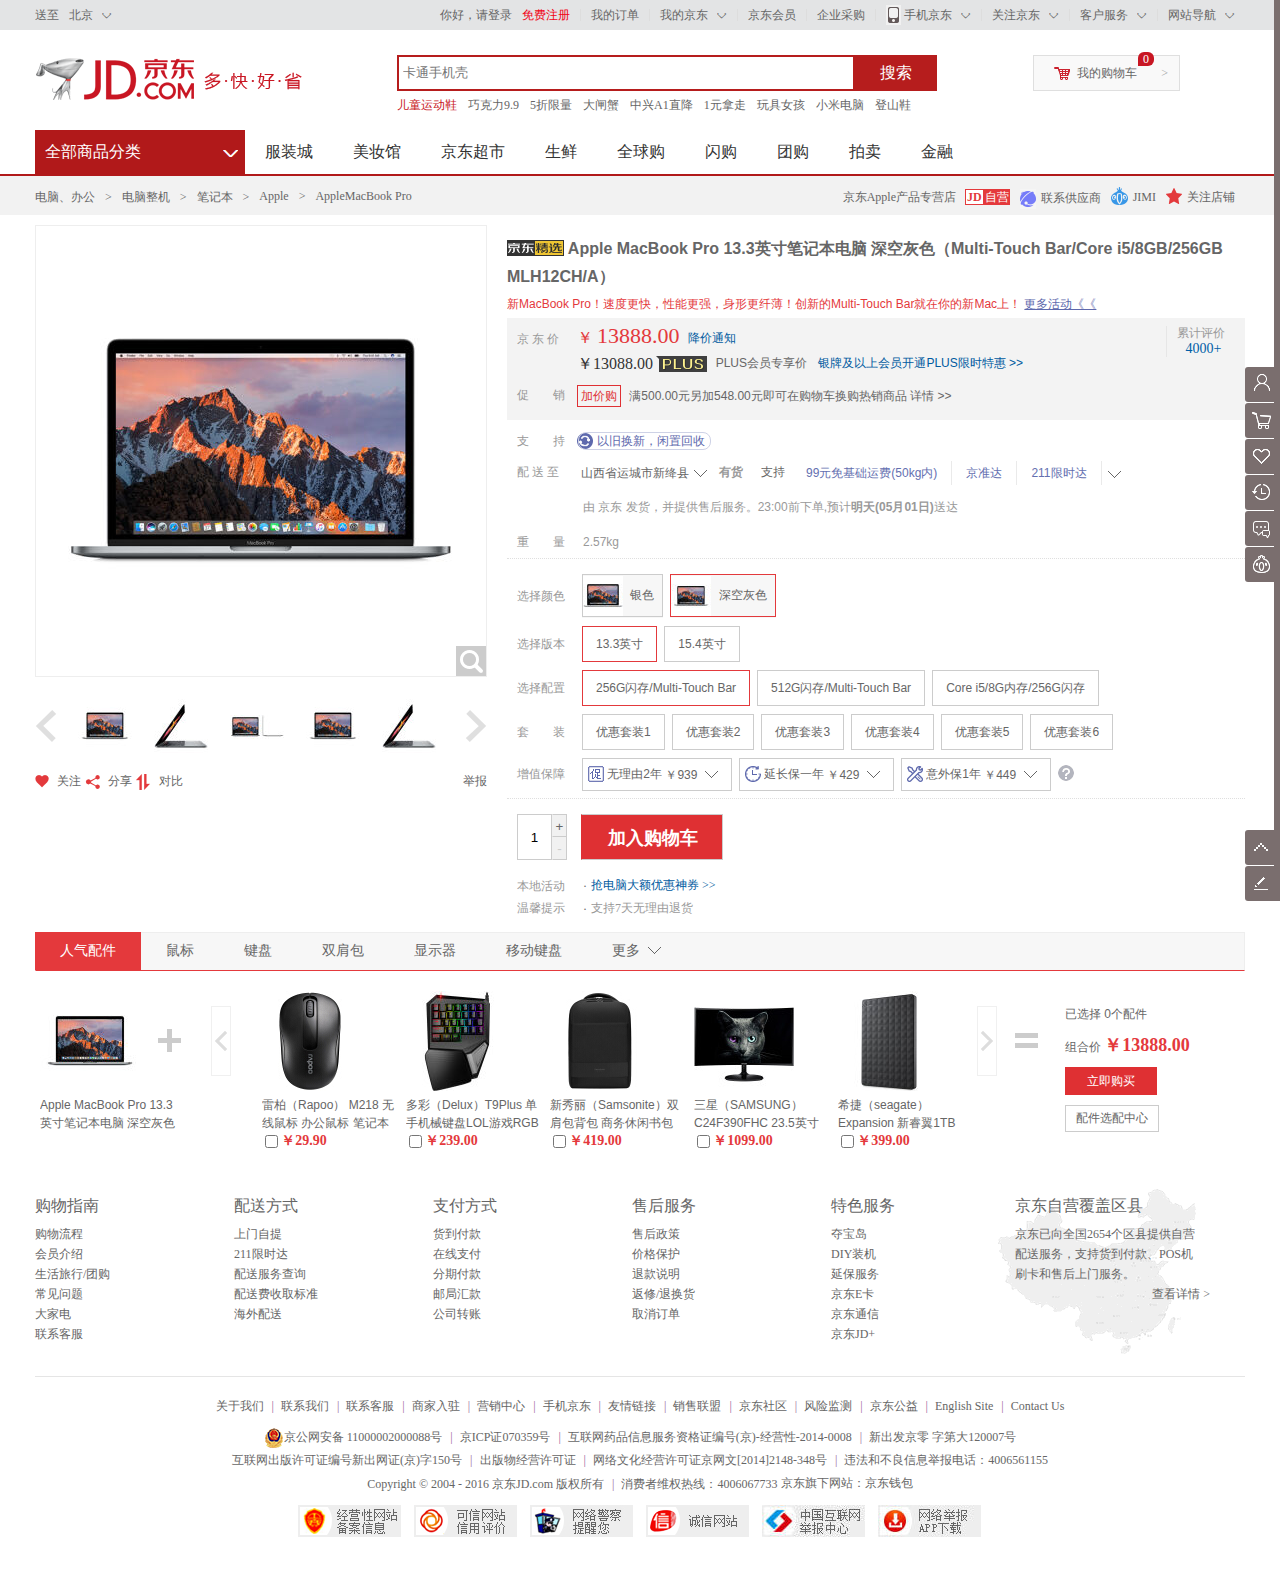
<file: shopping.html>
<!DOCTYPE html>
<html id="html" lang="en">
<head>
    <meta charset="UTF-8">
    <title>Title</title>
    <link href="css/jquery-ui.min.css" rel="stylesheet" type="text/css">
    <link href="css/jquery-ui.theme.min.css" rel="stylesheet" type="text/css">
    <link href="css/header.css" rel="stylesheet" type="text/css">
    <link href="css/footer.css" rel="stylesheet" type="text/css">
    <link href="css/shopping.css" rel="stylesheet" type="text/css">
    <script src="js/jquery-1.11.3.min.js"></script>
    <script src="js/jquery.easing.min.js"></script>
    <script src="js/jquery-ui.min.js"></script>
    <script src="js/jQuery_cycle.js"></script>
    <script src="js/hxsd_widget.js"></script>
    <script src="./js/cityJson.js"></script>
    <script src="js/shopping.js"></script>
</head>
<body>
<div class="right-line">
</div>
<div class="right-i">
    <ul>
        <li class="icon1"><span></span><a href="#">京东会员</a></li>
        <li class="icon2"><span class="sp2"></span><a href="#">购物车</a></li>
        <li class="icon3"><span class="sp3"></span><a href="#">我的关注</a></li>
        <li class="icon4"><span class="sp4"></span><a href="#">我的足迹</a></li>
        <li class="icon5"><span class="sp5"></span><a href="#">我的消息</a></li>
        <li class="icon6"><span class="sp6"></span><a href="#">咨询</a></li>
        <li class="icon7"><span class="sp7"></span><a href="#">顶部</a></li>
        <li class="icon8"><span class="sp8"></span><a href="#">反馈</a></li>
    </ul>
</div>
<div class="header">
    <div class="top">
        <div class="inner">
            <div class="left">
                <p>送至<a class="a-first" href="#">北京<i>◇</i></a></p>
                <div class="place-drop-w my-drop-down">
                    <ul class="place-drop drop-down-first clearfix">
                        <li class="default-place"><a href="##">北京</a></li>
                        <li><a href="##">上海</a></li>
                        <li><a href="##">湖北</a></li>
                        <li><a href="##">广东</a></li>
                        <li><a href="##">天津</a></li>
                        <li><a href="##">重庆</a></li>
                    </ul>
                </div>
            </div>
            <ul>
                <li class="li-first"><a href="#">你好，请登录</a><a href="#" class="a-second">免费注册</a></li>
                <li class="line"></li>
                <li><a href="#">我的订单</a></li>
                <li class="line"></li>
                <li class="myJD bianbai">
                    <a href="#">我的京东<i>◇</i></a>
                    <div class="my-drop-down">
                        <ul class="drop-down-first clearfix">
                            <li><a href="##">待处理订单</a></li>
                            <li><a href="##">消息</a></li>
                        </ul>
                        <ul class="drop-down-second clearfix">
                            <li><a href="##">我的优惠券</a></li>
                            <li><a href="##">我的京豆</a></li>
                        </ul>
                    </div>
                </li>
                <li class="line"></li>
                <li><a href="#">京东会员</a></li>
                <li class="line"></li>
                <li><a href="#">企业采购</a></li>
                <li class="line"></li>
                <li class="bianbai"><a href="#" class="a-third"><span class="icon"></span>手机京东<i>◇</i></a></li>
                <li class="line"></li>
                <li class="bianbai"><a href="#">关注京东<i>◇</i></a></li>
                <li class="line"></li>
                <li class="bianbai"><a href="#">客户服务<i>◇</i></a></li>
                <li class="line"></li>
                <li class="bianbai"><a href="#">网站导航<i>◇</i></a></li>
            </ul>
        </div>
    </div>
    <div class="h-middle inner">
        <div class="logo"><img src="images/logo-201305.png" /></div>
        <div class="middle">
            <form id="wrap_inputBox">
                <input id="inputBox" type="text"  placeholder="卡通手机壳"/>
                <button type="submit">搜索</button>
            </form>
            <ul>
                <li><a href="#" class="a-ertong">儿童运动鞋</a></li>
                <li><a href="#">巧克力9.9</a></li>
                <li><a href="#">5折限量</a></li>
                <li><a href="#">大闸蟹</a></li>
                <li><a href="#">中兴A1直降</a></li>
                <li><a href="#">1元拿走</a></li>
                <li><a href="#">玩具女孩</a></li>
                <li><a href="#">小米电脑</a></li>
                <li><a href="#">登山鞋</a></li>
            </ul>
        </div>
        <div class="right">
            <a href="#">我的购物车</a>
            <i class="m-icon">></i>
            <div class="num">0</div>
        </div>
    </div>
    <div class="h-bot">
        <div class="inner clearfix">
            <div id="all" class="all">全部商品分类<span class="all-span"><i class="all-i"></i></span>
                <ul class="nav-list">
                    <li class="l-l">
                        <h3><a href="#">家用电器</a><i>></i></h3>
                        <div class="cebian">
                            <div class="left">
                                <ul class="clearfix">
                                    <li><a href="#">沸腾国庆<i>></i></a></li>
                                    <li><a href="#">家电城<i>></i></a></li>
                                    <li><a href="#">品牌日<i>></i></a></li>
                                    <li><a href="#">智能生活馆<i>></i></a></li>
                                    <li><a href="#">京东净化馆<i>></i></a></li>
                                    <li><a href="#">京东帮服务店<i>></i></a></li>
                                    <li><a href="#">家电众筹馆<i>></i></a></li>
                                </ul>
                                <div class="left-bot">
                                    <dl class="clearfix">
                                        <dt><a href="#">电视<i>></i></a></dt>
                                        <dd>
                                            <a href="#">沸腾国庆</a>
                                            <a href="#">合资品牌</a>
                                            <a href="#">国产品牌</a>
                                            <a href="#">互联网品牌</a>
                                        </dd>
                                    </dl>
                                    <dl class="clearfix">
                                        <dt><a href="#">空调<i>></i></a></dt>
                                        <dd>
                                            <a href="#">沸腾国庆</a>
                                            <a href="#">壁挂式空调</a>
                                            <a href="#">柜式空调</a>
                                            <a href="#">空调配件</a>
                                        </dd>
                                    </dl>
                                    <dl class="clearfix">
                                        <dt><a href="#">洗衣机<i>></i></a></dt>
                                        <dd>
                                            <a href="#">滚筒洗衣机</a>
                                            <a href="#">洗烘一体机</a>
                                            <a href="#">波轮洗衣机</a>
                                            <a href="#">迷你洗衣机</a>
                                            <a href="#">洗衣机配件</a>
                                        </dd>
                                    </dl>
                                    <dl class="clearfix">
                                        <dt><a href="#">冰箱<i>></i></a></dt>
                                        <dd>
                                            <a href="#">多门</a>
                                            <a href="#">对开门</a>
                                            <a href="#">三门</a>
                                            <a href="#">双门</a>
                                            <a href="#">冷柜/冰吧</a>
                                            <a href="#">酒柜</a>
                                            <a href="#">冰箱配件</a>
                                        </dd>
                                    </dl>
                                    <dl class="clearfix">
                                        <dt><a href="#">厨卫大电<i>></i></a></dt>
                                        <dd>
                                            <a href="#">油烟机</a>
                                            <a href="#">燃气灶</a>
                                            <a href="#">烟灶套装</a>
                                            <a href="#">消毒柜</a>
                                            <a href="#">洗碗机</a>
                                            <a href="#">电热水器</a>
                                            <a href="#">燃气热水器</a>
                                            <a href="#">嵌入式厨电</a>
                                        </dd>
                                    </dl>
                                    <dl class="clearfix">
                                        <dt><a href="#">厨房小电<i>></i></a></dt>
                                        <dd>
                                            <a href="#">沸腾小电</a>
                                            <a href="#">电饭煲</a>
                                            <a href="#">微波炉</a>
                                            <a href="#">电烤箱</a>
                                            <a href="#">电磁炉</a>
                                            <a href="#">电压力锅</a>
                                            <a href="#">豆浆机</a>
                                            <a href="#">咖啡机</a>
                                            <a href="#">面包机</a>
                                            <a href="#">榨汁机</a>
                                            <a href="#">料理机</a>
                                            <a href="#">电饼铛</a>
                                            <a href="#">养生壶/煎药壶</a>
                                            <a href="#">酸奶机</a>
                                            <a href="#">煮蛋器</a>
                                            <a href="#">电水壶/热水瓶</a>
                                            <a href="#">电炖锅</a>
                                            <a href="#">多用途锅</a>
                                            <a href="#">电烧烤炉</a>
                                            <a href="#">电热饭盒</a>
                                            <a href="#">其它厨房电器</a>
                                        </dd>
                                    </dl>
                                    <dl class="clearfix">
                                        <dt><a href="#">生活电器<i>></i></a></dt>
                                        <dd>
                                            <a href="#">取暖电器</a>
                                            <a href="#">吸尘器</a>
                                            <a href="#">净化器</a>
                                            <a href="#">扫地机器人</a>
                                            <a href="#">加湿器</a>
                                            <a href="#">挂烫机/熨斗</a>
                                            <a href="#">电风扇</a>
                                            <a href="#">冷风扇</a>
                                            <a href="#">插座</a>
                                            <a href="#">电话机</a>
                                            <a href="#">净水器</a>
                                            <a href="#">饮水机</a>
                                            <a href="#">除湿机</a>
                                            <a href="#">干衣机</a>
                                            <a href="#">清洁机</a>
                                            <a href="#">收录/音机</a>
                                            <a href="#">其它生活电器</a>
                                            <a href="#">多用途锅</a>
                                            <a href="#">其它生活电器</a>
                                        </dd>
                                    </dl>
                                    <dl class="clearfix">
                                        <dt><a href="#">个护健康<i>></i></a></dt>
                                        <dd>
                                            <a href="#">剃须刀</a>
                                            <a href="#">口腔护理</a>
                                            <a href="#">电吹风</a>
                                            <a href="#">美容器</a>
                                            <a href="#">卷/直发器</a>
                                            <a href="#">理发器</a>
                                            <a href="#">剃/脱毛器</a>
                                            <a href="#">足浴盆</a>
                                            <a href="#">健康秤/厨房秤</a>
                                            <a href="#">按摩器</a>
                                            <a href="#">按摩椅</a>
                                            <a href="#">计步器/脂肪检测仪</a>
                                            <a href="#">其它健康电器</a>
                                        </dd>
                                    </dl>
                                    <dl class="clearfix">
                                        <dt><a href="#">家庭影音<i>></i></a></dt>
                                        <dd>
                                            <a href="#">家庭影院</a>
                                            <a href="#">迷你音响</a>
                                            <a href="#">DVD</a>
                                            <a href="#">电视影音配件</a>
                                        </dd>
                                    </dl>
                                    <dl class="clearfix">
                                        <dt><a href="#">进口电器<i>></i></a></dt>
                                        <dd>
                                            <a href="#">进口电器</a>
                                        </dd>
                                    </dl>
                                </div>
                            </div>
                            <div class="right">
                                <div class="s-icon">
                                    <ul class="clearfix">
                                        <li><a href="#"><img src="images/562f4971Na5379aba.jpg"></a></li>
                                        <li><a href="#"><img src="images/57d681e0N86d8a223.jpg"></a></li>
                                        <li><a href="#"><img src="images/573c0ed1Nee530fec.jpg"></a></li>
                                        <li><a href="#"><img src="images/574c0755Nc8f19944.jpg"></a></li>
                                        <li><a href="#"><img src="images/57a075b6Nd3e293c2.jpg"></a></li>
                                        <li><a href="#"><img src="images/54d9ef34N7cc61f4c.jpg"></a></li>
                                        <li><a href="#"><img src="images/57c7e3daN37ccba3b.jpg"></a></li>
                                        <li><a href="#"><img src="images/57d6820aN3ebcb677.jpg"></a></li>
                                    </ul>
                                </div>
                                <div class="big-icon">
                                    <a href="#"><img src="images/57d8bbdbN90c563ec.jpg"></a>
                                    <a href="#"><img src="images/57ea417eN0857c6df.jpg"></a>
                                </div>
                            </div>
                        </div>
                    </li>
                    <li class="l-l">
                        <h3><a href="#">手机</a>、<a href="#">数码</a>、<a href="#">京东通信</a><i>></i></h3>
                        <div class="cebian">
                            <div class="left">
                                <ul class="clearfix">
                                    <li><a href="#">玩3C<i>></i></a></li>
                                    <li><a href="#">手机频道<i>></i></a></li>
                                    <li><a href="#">网上营业厅<i>></i></a></li>
                                    <li><a href="#">配件城<i>></i></a></li>
                                    <li><a href="#">影像Club<i>></i></a></li>
                                    <li><a href="#">以旧换新<i>></i></a></li>
                                </ul>
                                <div class="left-bot">
                                    <dl class="clearfix">
                                        <dt><a href="#">手机通讯<i>></i></a></dt>
                                        <dd>
                                            <a href="#">手机</a>
                                            <a href="#">对讲机</a>
                                            <a href="#">以旧换新</a>
                                            <a href="#">手机维修</a>
                                        </dd>
                                    </dl>
                                    <dl class="clearfix">
                                        <dt><a href="#">运营商<i>></i></a></dt>
                                        <dd>
                                            <a href="#">充话费/流量</a>
                                            <a href="#">170选号</a>
                                            <a href="#">合约机</a>
                                            <a href="#">办套餐</a>
                                            <a href="#">选号码</a>
                                            <a href="#">固话宽带</a>
                                            <a href="#">京东通信</a>
                                            <a href="#">中国移动</a>
                                            <a href="#">中国联通</a>
                                            <a href="#">中国电信</a>
                                        </dd>
                                    </dl>
                                    <dl class="clearfix">
                                        <dt><a href="#">手机配件<i>></i></a></dt>
                                        <dd>
                                            <a href="#">手机壳</a>
                                            <a href="#">贴膜</a>
                                            <a href="#">手机存储卡</a>
                                            <a href="#">数据线</a>
                                            <a href="#">充电器</a>
                                            <a href="#">手机耳机</a>
                                            <a href="#">创意配件</a>
                                            <a href="#">手机饰品</a>
                                            <a href="#">手机电池</a>
                                            <a href="#">苹果周边</a>
                                            <a href="#">移动电源</a>
                                            <a href="#">蓝牙耳机</a>
                                            <a href="#">手机支架</a>
                                            <a href="#">车载配件</a>
                                            <a href="#">拍照配件</a>
                                        </dd>
                                    </dl>
                                    <dl class="clearfix">
                                        <dt><a href="#">摄影摄像<i>></i></a></dt>
                                        <dd>
                                            <a href="#">数码相机</a>
                                            <a href="#">单电/微单相机</a>
                                            <a href="#">单反相机</a>
                                            <a href="#">拍立得</a>
                                            <a href="#">运动相机</a>
                                            <a href="#">摄像机</a>
                                            <a href="#">镜头</a>
                                            <a href="#">户外器材</a>
                                            <a href="#">影棚器材</a>
                                            <a href="#">冲印服务</a>
                                            <a href="#">数码相框</a>
                                        </dd>
                                    </dl>
                                    <dl class="clearfix">
                                        <dt><a href="#">数码配件<i>></i></a></dt>
                                        <dd>
                                            <a href="#">存储卡</a>
                                            <a href="#">三脚架/云台</a>
                                            <a href="#">相机包</a>
                                            <a href="#">滤镜</a>
                                            <a href="#">闪光灯/手柄</a>
                                            <a href="#">相机清洁/贴膜</a>
                                            <a href="#">机身附件</a>
                                            <a href="#">镜头附件</a>
                                            <a href="#">读卡器</a>
                                            <a href="#">支架</a>
                                            <a href="#">电池/充电器</a>
                                        </dd>
                                    </dl>
                                    <dl class="clearfix">
                                        <dt><a href="#">影音娱乐<i>></i></a></dt>
                                        <dd>
                                            <a href="#">耳机/耳麦</a>
                                            <a href="#">音箱/音响</a>
                                            <a href="#">便携/无线音箱</a>
                                            <a href="#">收音机</a>
                                            <a href="#">麦克风</a>
                                            <a href="#">MP3/MP4</a>
                                            <a href="#">专业音频</a>
                                        </dd>
                                    </dl>
                                    <dl class="clearfix">
                                        <dt><a href="#">智能设备<i>></i></a></dt>
                                        <dd>
                                            <a href="#">智能手环</a>
                                            <a href="#">智能手表</a>
                                            <a href="#">智能眼镜</a>
                                            <a href="#">智能机器人</a>
                                            <a href="#">运动跟踪器</a>
                                            <a href="#">健康监测</a>
                                            <a href="#">智能配饰</a>
                                            <a href="#">智能家居</a>
                                            <a href="#">体感车</a>
                                            <a href="#">无人机</a>
                                            <a href="#">其他配件</a>
                                        </dd>
                                    </dl>
                                    <dl class="clearfix">
                                        <dt><a href="#">电子教育<i>></i></a></dt>
                                        <dd>
                                            <a href="#">学生平板</a>
                                            <a href="#">点读机/笔</a>
                                            <a href="#">早教益智</a>
                                            <a href="#">录音笔</a>
                                            <a href="#">电纸书</a>
                                            <a href="#">电子词典</a>
                                            <a href="#">复读机</a>
                                        </dd>
                                    </dl>
                                </div>
                            </div>
                            <div class="right">
                                <div class="s-icon">
                                    <ul class="clearfix">
                                        <li><a href="#"><img src="images/562f4971Na5379aba.jpg"></a></li>
                                        <li><a href="#"><img src="images/57d681e0N86d8a223.jpg"></a></li>
                                        <li><a href="#"><img src="images/573c0ed1Nee530fec.jpg"></a></li>
                                        <li><a href="#"><img src="images/574c0755Nc8f19944.jpg"></a></li>
                                        <li><a href="#"><img src="images/57a075b6Nd3e293c2.jpg"></a></li>
                                        <li><a href="#"><img src="images/54d9ef34N7cc61f4c.jpg"></a></li>
                                        <li><a href="#"><img src="images/57c7e3daN37ccba3b.jpg"></a></li>
                                        <li><a href="#"><img src="images/57d6820aN3ebcb677.jpg"></a></li>
                                    </ul>
                                </div>
                                <div class="big-icon">
                                    <a href="#"><img src="images/57d8bbdbN90c563ec.jpg"></a>
                                    <a href="#"><img src="images/57ea417eN0857c6df.jpg"></a>
                                </div>
                            </div>
                        </div>
                    </li>
                    <li class="l-l">
                        <h3><a href="#">电脑</a>、<a href="#">办公</a><i>></i></h3>
                        <div class="cebian">
                            <div class="left">
                                <ul class="clearfix">
                                    <li><a href="#">玩3C<i>></i></a></li>
                                    <li><a href="#">本周热卖<i>></i></a></li>
                                    <li><a href="#">游戏部落<i>></i></a></li>
                                    <li><a href="#">GAME+<i>></i></a></li>
                                    <li><a href="#">装机大师<i>></i></a></li>
                                    <li><a href="#">办公生活馆<i>></i></a></li>
                                </ul>
                                <div class="left-bot">
                                    <dl class="clearfix">
                                        <dt><a href="#">电脑整机<i>></i></a></dt>
                                        <dd>
                                            <a href="#">笔记本</a>
                                            <a href="#">游戏本</a>
                                            <a href="#">平板电脑</a>
                                            <a href="#">平板电脑配件</a>
                                            <a href="#">台式机</a>
                                            <a href="#">一体机</a>
                                            <a href="#">服务器/工作站</a>
                                            <a href="#">笔记本配件</a>
                                        </dd>
                                    </dl>
                                    <dl class="clearfix">
                                        <dt><a href="#">电脑配件<i>></i></a></dt>
                                        <dd>
                                            <a href="#">显示器</a>
                                            <a href="#">CPU</a>
                                            <a href="#">主板</a>
                                            <a href="#">硬盘</a>
                                            <a href="#">内存</a>
                                            <a href="#">机箱</a>
                                            <a href="#">电源</a>
                                            <a href="#">散热器</a>
                                            <a href="#">刻录机/光驱</a>
                                            <a href="#">声卡/扩展卡</a>
                                            <a href="#">装机配件</a>
                                            <a href="#">显卡</a>
                                            <a href="#">SSD固态硬盘</a>
                                            <a href="#">组装电脑</a>
                                        </dd>
                                    </dl>
                                    <dl class="clearfix">
                                        <dt><a href="#">外设产品<i>></i></a></dt>
                                        <dd>
                                            <a href="#">鼠标</a>
                                            <a href="#">键盘</a>
                                            <a href="#">键鼠套装</a>
                                            <a href="#">网络仪表仪器</a>
                                            <a href="#">U盘</a>
                                            <a href="#">移动硬盘</a>
                                            <a href="#">鼠标垫</a>
                                            <a href="#">摄像头</a>
                                            <a href="#">线缆</a>
                                            <a href="#">手写板</a>
                                            <a href="#">硬盘盒</a>
                                            <a href="#">电脑工具</a>
                                            <a href="#">电脑清洁</a>
                                            <a href="#">UPS电源</a>
                                            <a href="#">插座</a>
                                        </dd>
                                    </dl>
                                    <dl class="clearfix">
                                        <dt><a href="#">游戏设备<i>></i></a></dt>
                                        <dd>
                                            <a href="#">游戏机</a>
                                            <a href="#">游戏耳机</a>
                                            <a href="#">手柄/方向盘</a>
                                            <a href="#">游戏软件</a>
                                            <a href="#">游戏周边</a>
                                        </dd>
                                    </dl>
                                    <dl class="clearfix">
                                        <dt><a href="#">网络产品<i>></i></a></dt>
                                        <dd>
                                            <a href="#">路由器</a>
                                            <a href="#">网络机顶盒</a>
                                            <a href="#">交换机</a>
                                            <a href="#">网络存储</a>
                                            <a href="#">网卡</a>
                                            <a href="#">4G/3G上网</a>
                                            <a href="#">网络配件</a>
                                        </dd>
                                    </dl>
                                    <dl class="clearfix">
                                        <dt><a href="#">办公设备<i>></i></a></dt>
                                        <dd>
                                            <a href="#">投影机</a>
                                            <a href="#">投影配件</a>
                                            <a href="#">多功能一体机</a>
                                            <a href="#">传真设备</a>
                                            <a href="#">验钞/点钞机</a>
                                            <a href="#">扫描设备</a>
                                            <a href="#">复合机</a>
                                            <a href="#">碎纸机</a>
                                            <a href="#">考勤机</a>
                                            <a href="#">收款/POS机</a>
                                            <a href="#">会议音频视频</a>
                                            <a href="#">保险柜</a>
                                            <a href="#">装订/封装机</a>
                                            <a href="#">安防监控</a>
                                            <a href="#">办公家具</a>
                                            <a href="#">白板</a>
                                        </dd>
                                    </dl>
                                    <dl class="clearfix">
                                        <dt><a href="#">文具耗材<i>></i></a></dt>
                                        <dd>
                                            <a href="#">硒鼓/墨粉</a>
                                            <a href="#">墨盒</a>
                                            <a href="#">色带</a>
                                            <a href="#">纸类</a>
                                            <a href="#">办公文具</a>
                                            <a href="#">学生文具</a>
                                            <a href="#">文件管理</a>
                                            <a href="#">本册/便签</a>
                                            <a href="#">计算器</a>
                                            <a href="#">笔类</a>
                                            <a href="#">画具画材</a>
                                            <a href="#">财会用品</a>
                                            <a href="#">刻录碟片/附件</a>
                                        </dd>
                                    </dl>
                                    <dl class="clearfix">
                                        <dt><a href="#">服务产品<i>></i></a></dt>
                                        <dd>
                                            <a href="#">延保服务</a>
                                            <a href="#">上门安装</a>
                                            <a href="#">维修保养</a>
                                            <a href="#">电脑软件</a>
                                        </dd>
                                    </dl>
                                </div>
                            </div>
                            <div class="right">
                                <div class="s-icon">
                                    <ul class="clearfix">
                                        <li><a href="#"><img src="images/562f4971Na5379aba.jpg"></a></li>
                                        <li><a href="#"><img src="images/57d681e0N86d8a223.jpg"></a></li>
                                        <li><a href="#"><img src="images/573c0ed1Nee530fec.jpg"></a></li>
                                        <li><a href="#"><img src="images/574c0755Nc8f19944.jpg"></a></li>
                                        <li><a href="#"><img src="images/57a075b6Nd3e293c2.jpg"></a></li>
                                        <li><a href="#"><img src="images/54d9ef34N7cc61f4c.jpg"></a></li>
                                        <li><a href="#"><img src="images/57c7e3daN37ccba3b.jpg"></a></li>
                                        <li><a href="#"><img src="images/57d6820aN3ebcb677.jpg"></a></li>
                                    </ul>
                                </div>
                                <div class="big-icon">
                                    <a href="#"><img src="images/57d8bbdbN90c563ec.jpg"></a>
                                    <a href="#"><img src="images/57ea417eN0857c6df.jpg"></a>
                                </div>
                            </div>
                        </div>
                    </li>
                    <li class="l-l">
                        <h3><a href="#">家居</a>、<a href="#">家具</a>、<a href="#">家装</a>、<a href="#">厨具</a><i>></i></h3>
                        <div class="cebian">
                            <div class="left">
                                <ul class="clearfix">
                                    <li><a href="#">家装节<i>></i></a></li>
                                    <li><a href="#">家装城<i>></i></a></li>
                                    <li><a href="#">居家日用<i>></i></a></li>
                                    <li><a href="#">精品家具<i>></i></a></li>
                                    <li><a href="#">家装建材<i>></i></a></li>
                                    <li><a href="#">厨房达人<i>></i></a></li>
                                    <li><a href="#">装修服务<i>></i></a></li>
                                </ul>
                                <div class="left-bot">
                                    <dl class="clearfix">
                                        <dt><a href="#">厨具<i>></i></a></dt>
                                        <dd>
                                            <a href="#">烹饪锅具</a>
                                            <a href="#">刀剪菜板</a>
                                            <a href="#">厨房配件</a>
                                            <a href="#">水具酒具</a>
                                            <a href="#">餐具</a>
                                            <a href="#">茶具/咖啡具</a>
                                        </dd>
                                    </dl>
                                    <dl class="clearfix">
                                        <dt><a href="#">家装建材<i>></i></a></dt>
                                        <dd>
                                            <a href="#">家具建材</a>
                                            <a href="#">灯饰照明</a>
                                            <a href="#">厨房卫浴</a>
                                            <a href="#">五金工具</a>
                                            <a href="#">电工电料</a>
                                            <a href="#">墙地面材料</a>
                                            <a href="#">装饰材料</a>
                                            <a href="#">装修服务</a>
                                            <a href="#">吸顶灯</a>
                                            <a href="#">淋浴花洒</a>
                                            <a href="#">开关插座</a>
                                            <a href="#">油漆涂料</a>
                                            <a href="#">龙头</a>
                                            <a href="#">智能马桶盖</a>
                                            <a href="#">监控安防</a>
                                            <a href="#">门铃</a>
                                        </dd>
                                    </dl>
                                    <dl class="clearfix">
                                        <dt><a href="#">家纺<i>></i></a></dt>
                                        <dd>
                                            <a href="#">床品套件</a>
                                            <a href="#">被子</a>
                                            <a href="#">枕芯</a>
                                            <a href="#">蚊帐</a>
                                            <a href="#">凉席</a>
                                            <a href="#">毛巾浴巾</a>
                                            <a href="#">床单被罩</a>
                                            <a href="#">床垫/床褥</a>
                                            <a href="#">毯子</a>
                                            <a href="#">抱枕靠垫</a>
                                            <a href="#">窗帘/窗纱</a>
                                            <a href="#">电热毯</a>
                                            <a href="#">布艺软饰</a>
                                        </dd>
                                    </dl>
                                    <dl class="clearfix">
                                        <dt><a href="#">家具<i>></i></a></dt>
                                        <dd>
                                            <a href="#">卧室家具</a>
                                            <a href="#">客厅家具</a>
                                            <a href="#">餐厅家具</a>
                                            <a href="#">书房家具</a>
                                            <a href="#">儿童家具</a>
                                            <a href="#">储物家具</a>
                                            <a href="#">阳台/户外</a>
                                            <a href="#">商业办公</a>
                                            <a href="#">床</a>
                                            <a href="#">床垫</a>
                                            <a href="#">沙发</a>
                                            <a href="#">电脑椅</a>
                                            <a href="#">衣柜</a>
                                            <a href="#">茶几</a>
                                            <a href="#">电视柜</a>
                                            <a href="#">餐桌</a>
                                            <a href="#">电脑桌</a>
                                            <a href="#">鞋架/衣帽架</a>
                                        </dd>
                                    </dl>
                                    <dl class="clearfix">
                                        <dt><a href="#">灯具<i>></i></a></dt>
                                        <dd>
                                            <a href="#">台灯</a>
                                            <a href="#">吸顶灯</a>
                                            <a href="#">筒灯射灯</a>
                                            <a href="#">LED灯</a>
                                            <a href="#">节能灯</a>
                                            <a href="#">落地灯</a>
                                            <a href="#">五金电器</a>
                                            <a href="#">应急灯/手电</a>
                                            <a href="#">装饰灯</a>
                                            <a href="#">吊灯</a>
                                            <a href="#">氛围照明</a>
                                        </dd>
                                    </dl>
                                    <dl class="clearfix">
                                        <dt><a href="#">生活日用<i>></i></a></dt>
                                        <dd>
                                            <a href="#">收纳用品</a>
                                            <a href="#">雨伞雨具</a>
                                            <a href="#">净化除味</a>
                                            <a href="#">浴室用品</a>
                                            <a href="#">洗晒/熨烫</a>
                                            <a href="#">缝纫/针织用品</a>
                                            <a href="#">清洁工具</a>
                                        </dd>
                                    </dl>
                                    <dl class="clearfix">
                                        <dt><a href="#">家装软饰<i>></i></a></dt>
                                        <dd>
                                            <a href="#">家居软饰</a>
                                            <a href="#">桌布/罩件</a>
                                            <a href="#">地毯地垫</a>
                                            <a href="#">沙发垫套/椅垫</a>
                                            <a href="#">装饰字画</a>
                                            <a href="#">装饰摆件</a>
                                            <a href="#">手工/十字绣</a>
                                            <a href="#">相框/照片墙</a>
                                            <a href="#">墙贴/装饰贴</a>
                                            <a href="#">花瓶花艺</a>
                                            <a href="#">香薰蜡烛</a>
                                            <a href="#">节庆饰品</a>
                                            <a href="#">钟饰</a>
                                            <a href="#">帘艺隔断</a>
                                            <a href="#">创意家居</a>
                                            <a href="#">保暖防护</a>
                                        </dd>
                                    </dl>
                                </div>
                            </div>
                            <div class="right">
                                <div class="s-icon">
                                    <ul class="clearfix">
                                        <li><a href="#"><img src="images/562f4971Na5379aba.jpg"></a></li>
                                        <li><a href="#"><img src="images/57d681e0N86d8a223.jpg"></a></li>
                                        <li><a href="#"><img src="images/573c0ed1Nee530fec.jpg"></a></li>
                                        <li><a href="#"><img src="images/574c0755Nc8f19944.jpg"></a></li>
                                        <li><a href="#"><img src="images/57a075b6Nd3e293c2.jpg"></a></li>
                                        <li><a href="#"><img src="images/54d9ef34N7cc61f4c.jpg"></a></li>
                                        <li><a href="#"><img src="images/57c7e3daN37ccba3b.jpg"></a></li>
                                        <li><a href="#"><img src="images/57d6820aN3ebcb677.jpg"></a></li>
                                    </ul>
                                </div>
                                <div class="big-icon">
                                    <a href="#"><img src="images/57d8bbdbN90c563ec.jpg"></a>
                                    <a href="#"><img src="images/57ea417eN0857c6df.jpg"></a>
                                </div>
                            </div>
                        </div>
                    </li>
                    <li class="l-l">
                        <h3><a href="#">男装</a>、<a href="#">女装</a>、<a href="#">童装</a>、<a href="#">内衣</a><i>></i></h3>
                        <div class="cebian">
                            <div class="left">
                                <ul class="clearfix">
                                    <li><a href="#">男装<i>></i></a></li>
                                    <li><a href="#">女装<i>></i></a></li>
                                    <li><a href="#">内衣<i>></i></a></li>
                                    <li><a href="#">童装童鞋<i>></i></a></li>
                                    <li><a href="#">国际品牌<i>></i></a></li>
                                    <li><a href="#">自营服装<i>></i></a></li>
                                </ul>
                                <div class="left-bot">
                                    <dl class="clearfix">
                                        <dt><a href="#">女装<i>></i></a></dt>
                                        <dd>
                                            <a href="#">连衣裙</a>
                                            <a href="#">T恤</a>
                                            <a href="#">雪纺衫</a>
                                            <a href="#">衬衫</a>
                                            <a href="#">休闲裤</a>
                                            <a href="#">牛仔裤</a>
                                            <a href="#">针织衫</a>
                                            <a href="#">短外套</a>
                                            <a href="#">卫衣</a>
                                            <a href="#">小西装</a>
                                            <a href="#">风衣</a>
                                            <a href="#">毛呢大衣</a>
                                            <a href="#">半身裙</a>
                                            <a href="#">短裤</a>
                                            <a href="#">吊带/背心</a>
                                            <a href="#">打底衫</a>
                                            <a href="#">打底裤</a>
                                            <a href="#">正装裤</a>
                                            <a href="#">马甲</a>
                                            <a href="#">大码女装</a>
                                            <a href="#">中老年女装</a>
                                            <a href="#">真皮皮衣</a>
                                            <a href="#">皮草</a>
                                            <a href="#">羊毛衫</a>
                                            <a href="#">羊绒衫</a>
                                            <a href="#">棉服</a>
                                            <a href="#">羽绒服</a>
                                            <a href="#">仿皮皮衣</a>
                                            <a href="#">加绒裤</a>
                                            <a href="#">婚纱</a>
                                            <a href="#">旗袍/唐装</a>
                                            <a href="#">礼服</a>
                                            <a href="#">设计师/潮牌</a>
                                        </dd>
                                    </dl>
                                    <dl class="clearfix">
                                        <dt><a href="#">男装<i>></i></a></dt>
                                        <dd>
                                            <a href="#">衬衫</a>
                                            <a href="#">T恤</a>
                                            <a href="#">牛仔裤</a>
                                            <a href="#">休闲裤</a>
                                            <a href="#">卫衣</a>
                                            <a href="#">针织衫</a>
                                            <a href="#">西服</a>
                                            <a href="#">西裤</a>
                                            <a href="#">POLO衫</a>
                                            <a href="#">羽绒服</a>
                                            <a href="#">西服套装</a>
                                            <a href="#">真皮皮衣</a>
                                            <a href="#">夹克</a>
                                            <a href="#">风衣</a>
                                            <a href="#">卫裤/运动裤</a>
                                            <a href="#">短裤</a>
                                            <a href="#">仿皮皮衣</a>
                                            <a href="#">棉服</a>
                                            <a href="#">马甲/背心</a>
                                            <a href="#">毛呢大衣</a>
                                            <a href="#">羊毛衫</a>
                                            <a href="#">羊绒衫</a>
                                            <a href="#">大码男装</a>
                                            <a href="#">中老年男装</a>
                                            <a href="#">工装</a>
                                            <a href="#">设计师/潮牌</a>
                                            <a href="#">唐装/中山装</a>
                                            <a href="#">加绒裤</a>
                                        </dd>
                                    </dl>
                                    <dl class="clearfix">
                                        <dt><a href="#">内衣<i>></i></a></dt>
                                        <dd>
                                            <a href="#">文胸</a>
                                            <a href="#">睡衣/家居服</a>
                                            <a href="#">男式内裤</a>
                                            <a href="#">女式内裤</a>
                                            <a href="#">塑身美体</a>
                                            <a href="#">文胸套装</a>
                                            <a href="#">情侣睡衣</a>
                                            <a href="#">吊带/背心</a>
                                            <a href="#">少女文胸</a>
                                            <a href="#">休闲棉袜</a>
                                            <a href="#">商务男袜</a>
                                            <a href="#">连裤袜/丝袜</a>
                                            <a href="#">美腿袜</a>
                                            <a href="#">打底裤袜</a>
                                            <a href="#">抹胸</a>
                                            <a href="#">内衣配件</a>
                                            <a href="#">大码内衣</a>
                                            <a href="#">打底衫</a>
                                            <a href="#">泳衣</a>
                                            <a href="#">秋衣秋裤</a>
                                            <a href="#">保暖内衣</a>
                                            <a href="#">情趣内衣</a>
                                        </dd>
                                    </dl>
                                    <dl class="clearfix">
                                        <dt><a href="#">配饰<i>></i></a></dt>
                                        <dd>
                                            <a href="#">太阳镜</a>
                                            <a href="#">光学镜架/镜片</a>
                                            <a href="#">男士腰带/礼盒</a>
                                            <a href="#">防辐射眼镜</a>
                                            <a href="#">老花镜</a>
                                            <a href="#">女士丝巾/围巾/披肩</a>
                                            <a href="#">男士丝巾/围巾</a>
                                            <a href="#">棒球帽</a>
                                            <a href="#">遮阳帽</a>
                                            <a href="#">鸭舌帽</a>
                                            <a href="#">贝雷帽</a>
                                            <a href="#">礼帽</a>
                                            <a href="#">毛线帽</a>
                                            <a href="#">防晒手套</a>
                                            <a href="#">真皮手套</a>
                                            <a href="#">围巾/手套/帽子套装</a>
                                            <a href="#">遮阳伞/雨伞</a>
                                            <a href="#">女士腰带/礼盒</a>
                                            <a href="#">口罩</a>
                                            <a href="#">假领</a>
                                            <a href="#">毛线/布面料</a>
                                            <a href="#">领带/领结/领带夹</a>
                                            <a href="#">耳罩/耳包</a>
                                            <a href="#">袖扣</a>
                                            <a href="#">钥匙扣</a>
                                        </dd>
                                    </dl>
                                    <dl class="clearfix">
                                        <dt><a href="#">童装童鞋<i>></i></a></dt>
                                        <dd>
                                            <a href="#">套装</a>
                                            <a href="#">上衣</a>
                                            <a href="#">运动鞋</a>
                                            <a href="#">裤子</a>
                                            <a href="#">内衣</a>
                                            <a href="#">皮鞋/帆布鞋</a>
                                            <a href="#">亲子装</a>
                                            <a href="#">羽绒服/棉服</a>
                                            <a href="#">运动服</a>
                                            <a href="#">靴子</a>
                                            <a href="#">演出服</a>
                                            <a href="#">裙子</a>
                                            <a href="#">功能鞋</a>
                                            <a href="#">凉鞋</a>
                                            <a href="#">配饰</a>
                                        </dd>
                                    </dl>
                                </div>
                            </div>
                            <div class="right">
                                <div class="s-icon">
                                    <ul class="clearfix">
                                        <li><a href="#"><img src="images/562f4971Na5379aba.jpg"></a></li>
                                        <li><a href="#"><img src="images/57d681e0N86d8a223.jpg"></a></li>
                                        <li><a href="#"><img src="images/573c0ed1Nee530fec.jpg"></a></li>
                                        <li><a href="#"><img src="images/574c0755Nc8f19944.jpg"></a></li>
                                        <li><a href="#"><img src="images/57a075b6Nd3e293c2.jpg"></a></li>
                                        <li><a href="#"><img src="images/54d9ef34N7cc61f4c.jpg"></a></li>
                                        <li><a href="#"><img src="images/57c7e3daN37ccba3b.jpg"></a></li>
                                        <li><a href="#"><img src="images/57d6820aN3ebcb677.jpg"></a></li>
                                    </ul>
                                </div>
                                <div class="big-icon">
                                    <a href="#"><img src="images/57d8bbdbN90c563ec.jpg"></a>
                                    <a href="#"><img src="images/57ea417eN0857c6df.jpg"></a>
                                </div>
                            </div>
                        </div>
                    </li>
                    <li class="l-l">
                        <h3><a href="#">个护化妆</a>、<a href="#">清洁用品</a>、<a href="#">宠物</a><i>></i></h3>
                        <div class="cebian">
                            <div class="left">
                                <ul class="clearfix">
                                    <li><a href="#">清洁用品<i>></i></a></li>
                                    <li><a href="#">美妆商城<i>></i></a></li>
                                    <li><a href="#">官方旗舰店<i>></i></a></li>
                                    <li><a href="#">美妆特卖<i>></i></a></li>
                                    <li><a href="#">妆比社<i>></i></a></li>
                                    <li><a href="#">全球购美妆<i>></i></a></li>
                                </ul>
                                <div class="left-bot">
                                    <dl class="clearfix">
                                        <dt><a href="#">面部护肤<i>></i></a></dt>
                                        <dd>
                                            <a href="#">卸妆</a>
                                            <a href="#">洁面</a>
                                            <a href="#">爽肤水</a>
                                            <a href="#">乳液面霜</a>
                                            <a href="#">精华</a>
                                            <a href="#">眼霜</a>
                                            <a href="#">防晒</a>
                                            <a href="#">面膜</a>
                                            <a href="#">剃须</a>
                                            <a href="#">套装</a>
                                        </dd>
                                    </dl>
                                    <dl class="clearfix">
                                        <dt><a href="#">洗发护发<i>></i></a></dt>
                                        <dd>
                                            <a href="#">洗发</a>
                                            <a href="#">护发</a>
                                            <a href="#">染发</a>
                                            <a href="#">造型</a>
                                            <a href="#">假发</a>
                                            <a href="#">美发工具</a>
                                            <a href="#">套装</a>
                                        </dd>
                                    </dl>
                                    <dl class="clearfix">
                                        <dt><a href="#">身体护理<i>></i></a></dt>
                                        <dd>
                                            <a href="#">沐浴</a>
                                            <a href="#">润肤</a>
                                            <a href="#">精油</a>
                                            <a href="#">颈部</a>
                                            <a href="#">手足</a>
                                            <a href="#">纤体塑形</a>
                                            <a href="#">美胸</a>
                                            <a href="#">套装</a>
                                        </dd>
                                    </dl>
                                    <dl class="clearfix">
                                        <dt><a href="#">口腔护理<i>></i></a></dt>
                                        <dd>
                                            <a href="#">牙膏/牙粉</a>
                                            <a href="#">牙刷/牙线</a>
                                            <a href="#">漱口水</a>
                                            <a href="#">套装</a>
                                        </dd>
                                    </dl>
                                    <dl class="clearfix">
                                        <dt><a href="#">女性护理<i>></i></a></dt>
                                        <dd>
                                            <a href="#">卫生巾</a>
                                            <a href="#">卫生护垫</a>
                                            <a href="#">私密护理</a>
                                            <a href="#">脱毛膏</a>
                                        </dd>
                                    </dl>
                                    <dl class="clearfix">
                                        <dt><a href="#">香水彩妆<i>></i></a></dt>
                                        <dd>
                                            <a href="#">女士香水</a>
                                            <a href="#">男士香水</a>
                                            <a href="#">底妆</a>
                                            <a href="#">眉笔</a>
                                            <a href="#">睫毛膏</a>
                                            <a href="#">眼线</a>
                                            <a href="#">眼影</a>
                                            <a href="#">唇膏/彩</a>
                                            <a href="#">腮红</a>
                                            <a href="#">美甲</a>
                                            <a href="#">美妆工具</a>
                                            <a href="#">套装</a>
                                        </dd>
                                    </dl>
                                    <dl class="clearfix">
                                        <dt><a href="#">清洁用品<i>></i></a></dt>
                                        <dd>
                                            <a href="#">纸品湿巾</a>
                                            <a href="#">衣物清洁</a>
                                            <a href="#">清洁工具</a>
                                            <a href="#">家庭清洁</a>
                                            <a href="#">一次性用品</a>
                                            <a href="#">驱虫用品</a>
                                            <a href="#">皮具护理</a>
                                        </dd>
                                    </dl>
                                    <dl class="clearfix">
                                        <dt><a href="#">宠物生活<i>></i></a></dt>
                                        <dd>
                                            <a href="#">水族用品</a>
                                            <a href="#">宠物主粮</a>
                                            <a href="#">宠物零食</a>
                                            <a href="#">猫砂/尿布</a>
                                            <a href="#">洗护美容</a>
                                            <a href="#">家居日用</a>
                                            <a href="#">医疗保健</a>
                                            <a href="#">出行装备</a>
                                            <a href="#">宠物玩具</a>
                                            <a href="#">宠物牵引</a>
                                            <a href="#">宠物驱虫</a>
                                        </dd>
                                    </dl>
                                </div>
                            </div>
                            <div class="right">
                                <div class="s-icon">
                                    <ul class="clearfix">
                                        <li><a href="#"><img src="images/562f4971Na5379aba.jpg"></a></li>
                                        <li><a href="#"><img src="images/57d681e0N86d8a223.jpg"></a></li>
                                        <li><a href="#"><img src="images/573c0ed1Nee530fec.jpg"></a></li>
                                        <li><a href="#"><img src="images/574c0755Nc8f19944.jpg"></a></li>
                                        <li><a href="#"><img src="images/57a075b6Nd3e293c2.jpg"></a></li>
                                        <li><a href="#"><img src="images/54d9ef34N7cc61f4c.jpg"></a></li>
                                        <li><a href="#"><img src="images/57c7e3daN37ccba3b.jpg"></a></li>
                                        <li><a href="#"><img src="images/57d6820aN3ebcb677.jpg"></a></li>
                                    </ul>
                                </div>
                                <div class="big-icon">
                                    <a href="#"><img src="images/57d8bbdbN90c563ec.jpg"></a>
                                    <a href="#"><img src="images/57ea417eN0857c6df.jpg"></a>
                                </div>
                            </div>
                        </div>
                    </li>
                    <li class="l-l">
                        <h3><a href="#">鞋靴</a>、<a href="#">箱包</a>、<a href="#">珠宝</a>、<a href="#">奢侈品</a><i>></i></h3>
                        <div class="cebian">
                            <div class="left">
                                <ul class="clearfix">
                                    <li><a href="#">当季热卖<i>></i></a></li>
                                    <li><a href="#">国际品牌<i>></i></a></li>
                                    <li><a href="#">时尚期刊<i>></i></a></li>
                                    <li><a href="#">国际珠宝馆<i>></i></a></li>
                                    <li><a href="#">奢侈品<i>></i></a></li>
                                    <li><a href="#">收藏投资<i>></i></a></li>
                                </ul>
                                <div class="left-bot">
                                    <dl class="clearfix">
                                        <dt><a href="#">时尚女鞋<i>></i></a></dt>
                                        <dd>
                                            <a href="#">单鞋</a>
                                            <a href="#">休闲鞋</a>
                                            <a href="#">帆布鞋</a>
                                            <a href="#">鱼嘴鞋</a>
                                            <a href="#">妈妈鞋</a>
                                            <a href="#">凉鞋</a>
                                            <a href="#">拖鞋/人字拖</a>
                                            <a href="#">布鞋/绣花鞋</a>
                                            <a href="#">坡跟鞋</a>
                                            <a href="#">松糕鞋</a>
                                            <a href="#">防水台</a>
                                            <a href="#">高跟鞋</a>
                                            <a href="#">踝靴</a>
                                            <a href="#">内增高</a>
                                            <a href="#">女靴</a>
                                            <a href="#">马丁靴</a>
                                            <a href="#">雪地靴</a>
                                            <a href="#">雨鞋/雨靴</a>
                                            <a href="#">鞋配件</a>
                                        </dd>
                                    </dl>
                                    <dl class="clearfix">
                                        <dt><a href="#">流行男鞋<i>></i></a></dt>
                                        <dd>
                                            <a href="#">休闲鞋</a>
                                            <a href="#">商务休闲鞋</a>
                                            <a href="#">正装鞋</a>
                                            <a href="#">帆布鞋</a>
                                            <a href="#">工装鞋</a>
                                            <a href="#">增高鞋</a>
                                            <a href="#">拖鞋/人字拖</a>
                                            <a href="#">凉鞋/沙滩鞋</a>
                                            <a href="#">雨鞋/雨靴</a>
                                            <a href="#">定制鞋</a>
                                            <a href="#">男靴</a>
                                            <a href="#">传统布鞋</a>
                                            <a href="#">功能鞋</a>
                                            <a href="#">鞋配件</a>
                                        </dd>
                                    </dl>
                                    <dl class="clearfix">
                                        <dt><a href="#">潮流女包<i>></i></a></dt>
                                        <dd>
                                            <a href="#">单肩包</a>
                                            <a href="#">手提包</a>
                                            <a href="#">斜挎包</a>
                                            <a href="#">双肩包</a>
                                            <a href="#">钱包</a>
                                            <a href="#">手拿包</a>
                                            <a href="#">卡包/零钱包</a>
                                            <a href="#">钥匙包</a>
                                        </dd>
                                    </dl>
                                    <dl class="clearfix">
                                        <dt><a href="#">精品男包<i>></i></a></dt>
                                        <dd>
                                            <a href="#">商务公文包</a>
                                            <a href="#">单肩/斜挎包</a>
                                            <a href="#">男士手包</a>
                                            <a href="#">双肩包</a>
                                            <a href="#">男士钱包</a>
                                            <a href="#">卡包名片夹</a>
                                            <a href="#">钥匙包</a>
                                        </dd>
                                    </dl>
                                    <dl class="clearfix">
                                        <dt><a href="#">功能箱包<i>></i></a></dt>
                                        <dd>
                                            <a href="#">拉杆箱</a>
                                            <a href="#">拉杆包</a>
                                            <a href="#">旅行包</a>
                                            <a href="#">电脑包</a>
                                            <a href="#">休闲运动包</a>
                                            <a href="#">相机包</a>
                                            <a href="#">腰包/胸包</a>
                                            <a href="#">登山包</a>
                                            <a href="#">旅行配件</a>
                                            <a href="#">书包</a>
                                            <a href="#">妈咪包</a>
                                        </dd>
                                    </dl>
                                    <dl class="clearfix">
                                        <dt><a href="#">奢侈品<i>></i></a></dt>
                                        <dd>
                                            <a href="#">箱包</a>
                                            <a href="#">钱包</a>
                                            <a href="#">服饰</a>
                                            <a href="#">腰带</a>
                                            <a href="#">鞋靴</a>
                                            <a href="#">太阳镜/眼镜框</a>
                                            <a href="#">饰品</a>
                                            <a href="#">配件</a>
                                            <a href="#">GUCCI</a>
                                            <a href="#">COACH</a>
                                            <a href="#">雷朋</a>
                                        </dd>
                                    </dl>
                                    <dl class="clearfix">
                                        <dt><a href="#">礼品<i>></i></a></dt>
                                        <dd>
                                            <a href="#">电子烟</a>
                                            <a href="#">火机烟具</a>
                                            <a href="#">军刀军具</a>
                                            <a href="#">美妆礼品</a>
                                            <a href="#">工艺礼品</a>
                                            <a href="#">礼盒礼券</a>
                                            <a href="#">礼品文具</a>
                                            <a href="#">收藏品</a>
                                            <a href="#">古董文玩</a>
                                            <a href="#">礼品定制</a>
                                            <a href="#">创意礼品</a>
                                            <a href="#">电子礼品</a>
                                            <a href="#">婚庆节庆</a>
                                            <a href="#">鲜花</a>
                                            <a href="#">绿植</a>
                                            <a href="#">熏香</a>
                                            <a href="#">京东卡</a>
                                        </dd>
                                    </dl>
                                    <dl class="clearfix">
                                        <dt><a href="#">珠宝首饰<i>></i></a></dt>
                                        <dd>
                                            <a href="#">黄金</a>
                                            <a href="#">K金</a>
                                            <a href="#">时尚饰品</a>
                                            <a href="#">钻石</a>
                                            <a href="#">翡翠玉石</a>
                                            <a href="#">银饰</a>
                                            <a href="#">水晶玛瑙</a>
                                            <a href="#">彩宝</a>
                                            <a href="#">铂金</a>
                                            <a href="#">木手串/把件</a>
                                            <a href="#">珍珠</a>
                                        </dd>
                                    </dl>
                                    <dl class="clearfix">
                                        <dt><a href="#">金银投资<i>></i></a></dt>
                                        <dd>
                                            <a href="#">投资金</a>
                                            <a href="#">投资银</a>
                                            <a href="#">投资收藏</a>
                                        </dd>
                                    </dl>
                                </div>
                            </div>
                            <div class="right">
                                <div class="s-icon">
                                    <ul class="clearfix">
                                        <li><a href="#"><img src="images/562f4971Na5379aba.jpg"></a></li>
                                        <li><a href="#"><img src="images/57d681e0N86d8a223.jpg"></a></li>
                                        <li><a href="#"><img src="images/573c0ed1Nee530fec.jpg"></a></li>
                                        <li><a href="#"><img src="images/574c0755Nc8f19944.jpg"></a></li>
                                        <li><a href="#"><img src="images/57a075b6Nd3e293c2.jpg"></a></li>
                                        <li><a href="#"><img src="images/54d9ef34N7cc61f4c.jpg"></a></li>
                                        <li><a href="#"><img src="images/57c7e3daN37ccba3b.jpg"></a></li>
                                        <li><a href="#"><img src="images/57d6820aN3ebcb677.jpg"></a></li>
                                    </ul>
                                </div>
                                <div class="big-icon">
                                    <a href="#"><img src="images/57d8bbdbN90c563ec.jpg"></a>
                                    <a href="#"><img src="images/57ea417eN0857c6df.jpg"></a>
                                </div>
                            </div>
                        </div>
                    </li>
                    <li class="l-l">
                        <h3><a href="#">运动户外</a>、<a href="#">钟表</a><i>></i></h3>
                        <div class="cebian">
                            <div class="left">
                                <ul class="clearfix">
                                    <li><a href="#">赛事<i>></i></a></li>
                                    <li><a href="#">运动城<i>></i></a></li>
                                    <li><a href="#">户外馆<i>></i></a></li>
                                    <li><a href="#">健身房<i>></i></a></li>
                                    <li><a href="#">骑行馆<i>></i></a></li>
                                    <li><a href="#">钟表城<i>></i></a></li>
                                </ul>
                                <div class="left-bot">
                                    <dl class="clearfix">
                                        <dt><a href="#">运动鞋包<i>></i></a></dt>
                                        <dd>
                                            <a href="#">跑步鞋</a>
                                            <a href="#">休闲鞋</a>
                                            <a href="#">篮球鞋</a>
                                            <a href="#">帆布鞋</a>
                                            <a href="#">板鞋</a>
                                            <a href="#">拖鞋</a>
                                            <a href="#">运动包</a>
                                            <a href="#">足球鞋</a>
                                            <a href="#">乒羽网鞋</a>
                                            <a href="#">训练鞋</a>
                                            <a href="#">专项运动鞋</a>
                                        </dd>
                                    </dl>
                                    <dl class="clearfix">
                                        <dt><a href="#">运动服饰<i>></i></a></dt>
                                        <dd>
                                            <a href="#">T恤</a>
                                            <a href="#">运动裤</a>
                                            <a href="#">健身服</a>
                                            <a href="#">运动套装</a>
                                            <a href="#">运动背心</a>
                                            <a href="#">羽绒服</a>
                                            <a href="#">卫衣/套头衫</a>
                                            <a href="#">棉服</a>
                                            <a href="#">夹克/风衣</a>
                                            <a href="#">运动配饰</a>
                                            <a href="#">乒羽网服</a>
                                            <a href="#">毛衫/线衫</a>
                                        </dd>
                                    </dl>
                                    <dl class="clearfix">
                                        <dt><a href="#">健身训练<i>></i></a></dt>
                                        <dd>
                                            <a href="#">跑步机</a>
                                            <a href="#">健身车/动感单车</a>
                                            <a href="#">哑铃</a>
                                            <a href="#">仰卧板/收腹机</a>
                                            <a href="#">甩脂机</a>
                                            <a href="#">踏步机</a>
                                            <a href="#">运动护具</a>
                                            <a href="#">瑜伽舞蹈</a>
                                            <a href="#">武术搏击</a>
                                            <a href="#">综合训练器</a>
                                            <a href="#">其他大型器械</a>
                                            <a href="#">其他中小型器材</a>
                                        </dd>
                                    </dl>
                                    <dl class="clearfix">
                                        <dt><a href="#">骑行运动<i>></i></a></dt>
                                        <dd>
                                            <a href="#">山地车/公路车</a>
                                            <a href="#">折叠车</a>
                                            <a href="#">电动车</a>
                                            <a href="#">平衡车</a>
                                            <a href="#">其他整车</a>
                                            <a href="#">骑行装备</a>
                                            <a href="#">骑行服</a>
                                        </dd>
                                    </dl>
                                    <dl class="clearfix">
                                        <dt><a href="#">体育用品<i>></i></a></dt>
                                        <dd>
                                            <a href="#">乒乓球</a>
                                            <a href="#">羽毛球</a>
                                            <a href="#">篮球</a>
                                            <a href="#">足球</a>
                                            <a href="#">轮滑滑板</a>
                                            <a href="#">网球</a>
                                            <a href="#">高尔夫</a>
                                            <a href="#">台球</a>
                                            <a href="#">排球</a>
                                            <a href="#">棋牌麻将</a>
                                            <a href="#">其它</a>
                                        </dd>
                                    </dl>
                                    <dl class="clearfix">
                                        <dt><a href="#">户外鞋服<i>></i></a></dt>
                                        <dd>
                                            <a href="#">户外风衣</a>
                                            <a href="#">徒步鞋</a>
                                            <a href="#">T恤</a>
                                            <a href="#">冲锋衣裤</a>
                                            <a href="#">速干衣裤</a>
                                            <a href="#">越野跑鞋</a>
                                            <a href="#">滑雪服</a>
                                            <a href="#">羽绒服/棉服</a>
                                            <a href="#">休闲衣裤</a>
                                            <a href="#">抓绒衣裤</a>
                                            <a href="#">溯溪鞋</a>
                                            <a href="#">沙滩/凉拖</a>
                                            <a href="#">休闲鞋</a>
                                            <a href="#">软壳衣裤</a>
                                            <a href="#">功能内衣</a>
                                            <a href="#">军迷服饰</a>
                                            <a href="#">登山鞋</a>
                                            <a href="#">工装鞋</a>
                                            <a href="#">户外袜</a>
                                        </dd>
                                    </dl>
                                    <dl class="clearfix">
                                        <dt><a href="#">户外装备<i>></i></a></dt>
                                        <dd>
                                            <a href="#">帐篷/垫子</a>
                                            <a href="#">望远镜</a>
                                            <a href="#">野餐烧烤</a>
                                            <a href="#">便携桌椅床</a>
                                            <a href="#">背包</a>
                                            <a href="#">户外配饰</a>
                                            <a href="#">军迷用品</a>
                                            <a href="#">睡袋/吊床</a>
                                            <a href="#">救援装备</a>
                                            <a href="#">户外照明</a>
                                            <a href="#">旅游用品</a>
                                            <a href="#">户外工具</a>
                                            <a href="#">户外仪表</a>
                                            <a href="#">登山攀岩</a>
                                            <a href="#">极限户外</a>
                                            <a href="#">冲浪潜水</a>
                                            <a href="#">滑雪装备</a>
                                        </dd>
                                    </dl>
                                    <dl class="clearfix">
                                        <dt><a href="#">垂钓用品<i>></i></a></dt>
                                        <dd>
                                            <a href="#">鱼竿鱼线</a>
                                            <a href="#">浮漂鱼饵</a>
                                            <a href="#">钓鱼桌椅</a>
                                            <a href="#">钓鱼配件</a>
                                            <a href="#">钓箱鱼包</a>
                                            <a href="#">其它</a>
                                        </dd>
                                    </dl>
                                    <dl class="clearfix">
                                        <dt><a href="#">游泳用品<i>></i></a></dt>
                                        <dd>
                                            <a href="#">泳镜</a>
                                            <a href="#">男士泳衣</a>
                                            <a href="#">女士泳衣</a>
                                            <a href="#">比基尼</a>
                                            <a href="#">泳帽</a>
                                            <a href="#">游泳包防水包</a>
                                            <a href="#">其它</a>
                                        </dd>
                                    </dl>
                                    <dl class="clearfix">
                                        <dt><a href="#">钟表<i>></i></a></dt>
                                        <dd>
                                            <a href="#">瑞表</a>
                                            <a href="#">国表</a>
                                            <a href="#">日韩表</a>
                                            <a href="#">欧美表</a>
                                            <a href="#">德表</a>
                                            <a href="#">儿童手表</a>
                                            <a href="#">智能手表</a>
                                            <a href="#">闹钟</a>
                                            <a href="#">座钟挂钟</a>
                                            <a href="#">钟表配件</a>
                                        </dd>
                                    </dl>
                                </div>
                            </div>
                            <div class="right">
                                <div class="s-icon">
                                    <ul class="clearfix">
                                        <li><a href="#"><img src="images/562f4971Na5379aba.jpg"></a></li>
                                        <li><a href="#"><img src="images/57d681e0N86d8a223.jpg"></a></li>
                                        <li><a href="#"><img src="images/573c0ed1Nee530fec.jpg"></a></li>
                                        <li><a href="#"><img src="images/574c0755Nc8f19944.jpg"></a></li>
                                        <li><a href="#"><img src="images/57a075b6Nd3e293c2.jpg"></a></li>
                                        <li><a href="#"><img src="images/54d9ef34N7cc61f4c.jpg"></a></li>
                                        <li><a href="#"><img src="images/57c7e3daN37ccba3b.jpg"></a></li>
                                        <li><a href="#"><img src="images/57d6820aN3ebcb677.jpg"></a></li>
                                    </ul>
                                </div>
                                <div class="big-icon">
                                    <a href="#"><img src="images/57d8bbdbN90c563ec.jpg"></a>
                                    <a href="#"><img src="images/57ea417eN0857c6df.jpg"></a>
                                </div>
                            </div>
                        </div>
                    </li>
                    <li class="l-l">
                        <h3><a href="#">汽车</a>、<a href="#">汽车用品</a><i>></i></h3>
                        <div class="cebian">
                            <div class="left">
                                <ul class="clearfix">
                                    <li><a href="#">全新汽车<i>></i></a></li>
                                    <li><a href="#">汽车用品<i>></i></a></li>
                                    <li><a href="#">旗舰店<i>></i></a></li>
                                    <li><a href="#">二手车<i>></i></a></li>
                                    <li><a href="#">直营店<i>></i></a></li>
                                </ul>
                                <div class="left-bot">
                                    <dl class="clearfix">
                                        <dt><a href="#">汽车车型<i>></i></a></dt>
                                        <dd>
                                            <a href="#">微型车</a>
                                            <a href="#">小型车</a>
                                            <a href="#">紧凑型车</a>
                                            <a href="#">中型车</a>
                                            <a href="#">中大型车</a>
                                            <a href="#">豪华车</a>
                                            <a href="#">MPV</a>
                                            <a href="#">SUV</a>
                                            <a href="#">跑车</a>
                                        </dd>
                                    </dl>
                                    <dl class="clearfix">
                                        <dt><a href="#">汽车价格<i>></i></a></dt>
                                        <dd>
                                            <a href="#">5万以下</a>
                                            <a href="#">5-8万</a>
                                            <a href="#">8-10万</a>
                                            <a href="#">10-15万</a>
                                            <a href="#">15-25万</a>
                                            <a href="#">25-40万</a>
                                            <a href="#">40万以上</a>
                                        </dd>
                                    </dl>
                                    <dl class="clearfix">
                                        <dt><a href="#">汽车品牌<i>></i></a></dt>
                                        <dd>
                                            <a href="#">宝马</a>
                                            <a href="#">上汽大众</a>
                                            <a href="#">一汽奔腾</a>
                                            <a href="#">陆风</a>
                                            <a href="#">比亚迪</a>
                                            <a href="#">东风风行</a>
                                            <a href="#">北汽幻速</a>
                                        </dd>
                                    </dl>
                                    <dl class="clearfix">
                                        <dt><a href="#">维修保养<i>></i></a></dt>
                                        <dd>
                                            <a href="#">机油</a>
                                            <a href="#">添加剂</a>
                                            <a href="#">防冻液</a>
                                            <a href="#">滤清器</a>
                                            <a href="#">火花塞</a>
                                            <a href="#">雨刷</a>
                                            <a href="#">车灯</a>
                                            <a href="#">减震器</a>
                                            <a href="#">轮胎</a>
                                            <a href="#">轮毂</a>
                                            <a href="#">刹车片/盘</a>
                                            <a href="#">维修配件</a>
                                            <a href="#">蓄电池</a>
                                            <a href="#">底盘装甲/护板</a>
                                            <a href="#">贴膜</a>
                                            <a href="#">汽修工具</a>
                                            <a href="#">改装配件</a>
                                            <a href="#">正时皮带</a>
                                            <a href="#">汽车喇叭</a>
                                            <a href="#">汽车玻璃</a>
                                        </dd>
                                    </dl>
                                    <dl class="clearfix">
                                        <dt><a href="#">车载电器<i>></i></a></dt>
                                        <dd>
                                            <a href="#">行车记录仪</a>
                                            <a href="#">导航仪</a>
                                            <a href="#">电源</a>
                                            <a href="#">电器配件</a>
                                            <a href="#">净化器</a>
                                            <a href="#">车载影音</a>
                                            <a href="#">冰箱</a>
                                            <a href="#">安全预警仪</a>
                                            <a href="#">倒车雷达</a>
                                            <a href="#">蓝牙设备</a>
                                            <a href="#">智能驾驶</a>
                                            <a href="#">车载电台</a>
                                            <a href="#">吸尘器</a>
                                            <a href="#">智能车机</a>
                                            <a href="#">汽车音响</a>
                                            <a href="#">车载生活电器</a>
                                        </dd>
                                    </dl>
                                    <dl class="clearfix">
                                        <dt><a href="#">美容清洗<i>></i></a></dt>
                                        <dd>
                                            <a href="#">车蜡</a>
                                            <a href="#">镀晶镀膜</a>
                                            <a href="#">补漆笔</a>
                                            <a href="#">玻璃水</a>
                                            <a href="#">清洁剂</a>
                                            <a href="#">洗车机</a>
                                            <a href="#">洗车水枪</a>
                                            <a href="#">洗车配件</a>
                                            <a href="#">毛巾掸子</a>
                                        </dd>
                                    </dl>
                                    <dl class="clearfix">
                                        <dt><a href="#">汽车装饰<i>></i></a></dt>
                                        <dd>
                                            <a href="#">脚垫</a>
                                            <a href="#">座垫</a>
                                            <a href="#">座套</a>
                                            <a href="#">后备箱垫</a>
                                            <a href="#">方向盘套</a>
                                            <a href="#">头枕腰靠</a>
                                            <a href="#">香水</a>
                                            <a href="#">空气净化</a>
                                            <a href="#">功能小件</a>
                                            <a href="#">车衣</a>
                                            <a href="#">挂件摆件</a>
                                            <a href="#">车身装饰件</a>
                                        </dd>
                                    </dl>
                                    <dl class="clearfix">
                                        <dt><a href="#">安全自驾<i>></i></a></dt>
                                        <dd>
                                            <a href="#">安全座椅</a>
                                            <a href="#">胎压监测</a>
                                            <a href="#">充气泵</a>
                                            <a href="#">防盗设备</a>
                                            <a href="#">应急救援</a>
                                            <a href="#">保温箱</a>
                                            <a href="#">储物箱</a>
                                            <a href="#">自驾野营</a>
                                            <a href="#">摩托车装备</a>
                                            <a href="#">摩托车</a>
                                        </dd>
                                    </dl>
                                    <dl class="clearfix">
                                        <dt><a href="#">赛事改装<i>></i></a></dt>
                                        <dd>
                                            <a href="#">赛事服装</a>
                                            <a href="#">赛事用品</a>
                                            <a href="#">制动系统</a>
                                            <a href="#">悬挂系统</a>
                                            <a href="#">进气系统</a>
                                            <a href="#">排气系统</a>
                                            <a href="#">电子管理</a>
                                            <a href="#">车身强化</a>
                                        </dd>
                                    </dl>
                                    <dl class="clearfix">
                                        <dt><a href="#">汽车服务<i>></i></a></dt>
                                        <dd>
                                            <a href="#">清洗美容</a>
                                            <a href="#">功能升级</a>
                                            <a href="#">保养维修</a>
                                            <a href="#">驾驶培训</a>
                                            <a href="#">ETC</a>
                                            <a href="#">加油卡</a>
                                            <a href="#">油卡充值</a>
                                        </dd>
                                    </dl>
                                </div>
                            </div>
                            <div class="right">
                                <div class="s-icon">
                                    <ul class="clearfix">
                                        <li><a href="#"><img src="images/562f4971Na5379aba.jpg"></a></li>
                                        <li><a href="#"><img src="images/57d681e0N86d8a223.jpg"></a></li>
                                        <li><a href="#"><img src="images/573c0ed1Nee530fec.jpg"></a></li>
                                        <li><a href="#"><img src="images/574c0755Nc8f19944.jpg"></a></li>
                                        <li><a href="#"><img src="images/57a075b6Nd3e293c2.jpg"></a></li>
                                        <li><a href="#"><img src="images/54d9ef34N7cc61f4c.jpg"></a></li>
                                        <li><a href="#"><img src="images/57c7e3daN37ccba3b.jpg"></a></li>
                                        <li><a href="#"><img src="images/57d6820aN3ebcb677.jpg"></a></li>
                                    </ul>
                                </div>
                                <div class="big-icon">
                                    <a href="#"><img src="images/57d8bbdbN90c563ec.jpg"></a>
                                    <a href="#"><img src="images/57ea417eN0857c6df.jpg"></a>
                                </div>
                            </div>
                        </div>
                    </li>
                    <li class="l-l">
                        <h3><a href="#">母婴</a>、<a href="#">玩具乐器</a><i>></i></h3>
                        <div class="cebian">
                            <div class="left">
                                <ul class="clearfix">
                                    <li><a href="#">母婴<i>></i></a></li>
                                    <li><a href="#">玩具乐器<i>></i></a></li>
                                    <li><a href="#">品牌街<i>></i></a></li>
                                    <li><a href="#">亲子馆<i>></i></a></li>
                                    <li><a href="#">全球购母婴<i>></i></a></li>
                                    <li><a href="#">大牌特卖<i>></i></a></li>
                                </ul>
                                <div class="left-bot">
                                    <dl class="clearfix">
                                        <dt><a href="#">奶粉<i>></i></a></dt>
                                        <dd>
                                            <a href="#">1段</a>
                                            <a href="#">2段</a>
                                            <a href="#">3段</a>
                                            <a href="#">4段</a>
                                            <a href="#">孕妈奶粉</a>
                                            <a href="#">特殊配方奶粉</a>
                                            <a href="#">有机奶粉</a>
                                        </dd>
                                    </dl>
                                    <dl class="clearfix">
                                        <dt><a href="#">营养辅食<i>></i></a></dt>
                                        <dd>
                                            <a href="#">米粉/菜粉</a>
                                            <a href="#">面条/粥</a>
                                            <a href="#">果泥/果汁</a>
                                            <a href="#">益生菌/初乳</a>
                                            <a href="#">DHA</a>
                                            <a href="#">钙铁锌/维生素</a>
                                            <a href="#">清火/开胃</a>
                                            <a href="#">宝宝零食</a>
                                        </dd>
                                    </dl>
                                    <dl class="clearfix">
                                        <dt><a href="#">尿裤湿巾<i>></i></a></dt>
                                        <dd>
                                            <a href="#">NB</a>
                                            <a href="#">S</a>
                                            <a href="#">M</a>
                                            <a href="#">L</a>
                                            <a href="#">XL</a>
                                            <a href="#">XXL</a>
                                            <a href="#">拉拉裤</a>
                                            <a href="#">成人尿裤</a>
                                            <a href="#">婴儿湿巾</a>
                                        </dd>
                                    </dl>
                                    <dl class="clearfix">
                                        <dt><a href="#">喂养用品<i>></i></a></dt>
                                        <dd>
                                            <a href="#">奶瓶奶嘴</a>
                                            <a href="#">吸奶器</a>
                                            <a href="#">暖奶消毒</a>
                                            <a href="#">辅食料理机</a>
                                            <a href="#">牙胶安抚</a>
                                            <a href="#">食物存储</a>
                                            <a href="#">儿童餐具</a>
                                            <a href="#">水壶/水杯</a>
                                            <a href="#">围兜/防溅衣</a>
                                        </dd>
                                    </dl>
                                    <dl class="clearfix">
                                        <dt><a href="#">洗护用品<i>></i></a></dt>
                                        <dd>
                                            <a href="#">宝宝护肤</a>
                                            <a href="#">日常护理</a>
                                            <a href="#">洗发沐浴</a>
                                            <a href="#">洗澡用具</a>
                                            <a href="#">洗衣液/皂</a>
                                            <a href="#">理发器</a>
                                            <a href="#">婴儿口腔清洁</a>
                                            <a href="#">座便器</a>
                                            <a href="#">驱蚊防晒</a>
                                        </dd>
                                    </dl>
                                    <dl class="clearfix">
                                        <dt><a href="#">寝居服饰<i>></i></a></dt>
                                        <dd>
                                            <a href="#">睡袋/抱被</a>
                                            <a href="#">家居床品</a>
                                            <a href="#">安全防护</a>
                                            <a href="#">爬行垫</a>
                                            <a href="#">婴儿内衣</a>
                                            <a href="#">婴儿礼盒</a>
                                            <a href="#">婴儿鞋帽袜</a>
                                            <a href="#">婴儿外出服</a>
                                        </dd>
                                    </dl>
                                    <dl class="clearfix">
                                        <dt><a href="#">妈妈专区<i>></i></a></dt>
                                        <dd>
                                            <a href="#">防辐射服</a>
                                            <a href="#">孕妈装</a>
                                            <a href="#">孕妇护肤</a>
                                            <a href="#">扫地机器人</a>
                                            <a href="#">妈咪包/背婴带</a>
                                            <a href="#">待产护理</a>
                                            <a href="#">产后塑身</a>
                                            <a href="#">文胸/内裤</a>
                                            <a href="#">防溢乳垫</a>
                                            <a href="#">孕期营养</a>
                                        </dd>
                                    </dl>
                                    <dl class="clearfix">
                                        <dt><a href="#">童车童床<i>></i></a></dt>
                                        <dd>
                                            <a href="#">安全座椅</a>
                                            <a href="#">婴儿推车</a>
                                            <a href="#">婴儿床</a>
                                            <a href="#">婴儿床垫</a>
                                            <a href="#">餐椅</a>
                                            <a href="#">学步车</a>
                                            <a href="#">三轮车</a>
                                            <a href="#">自行车</a>
                                            <a href="#">扭扭车</a>
                                            <a href="#">滑板车</a>
                                            <a href="#">电动车</a>
                                        </dd>
                                    </dl>
                                    <dl class="clearfix">
                                        <dt><a href="#">玩具<i>></i></a></dt>
                                        <dd>
                                            <a href="#">适用年龄</a>
                                            <a href="#">遥控/电动</a>
                                            <a href="#">益智玩具</a>
                                            <a href="#">积木拼插</a>
                                            <a href="#">动漫玩具</a>
                                            <a href="#">毛绒布艺</a>
                                            <a href="#">模型玩具</a>
                                            <a href="#">健身玩具</a>
                                            <a href="#">娃娃玩具</a>
                                            <a href="#">DIY玩具</a>
                                            <a href="#">创意减压</a>
                                        </dd>
                                    </dl>
                                    <dl class="clearfix">
                                        <dt><a href="#">乐器<i>></i></a></dt>
                                        <dd>
                                            <a href="#">钢琴</a>
                                            <a href="#">电子琴/电钢琴</a>
                                            <a href="#">吉他/尤克里里</a>
                                            <a href="#">打击乐器</a>
                                            <a href="#">西洋管弦</a>
                                            <a href="#">民族乐器</a>
                                            <a href="#">乐器配件</a>
                                        </dd>
                                    </dl>
                                </div>
                            </div>
                            <div class="right">
                                <div class="s-icon">
                                    <ul class="clearfix">
                                        <li><a href="#"><img src="images/562f4971Na5379aba.jpg"></a></li>
                                        <li><a href="#"><img src="images/57d681e0N86d8a223.jpg"></a></li>
                                        <li><a href="#"><img src="images/573c0ed1Nee530fec.jpg"></a></li>
                                        <li><a href="#"><img src="images/574c0755Nc8f19944.jpg"></a></li>
                                        <li><a href="#"><img src="images/57a075b6Nd3e293c2.jpg"></a></li>
                                        <li><a href="#"><img src="images/54d9ef34N7cc61f4c.jpg"></a></li>
                                        <li><a href="#"><img src="images/57c7e3daN37ccba3b.jpg"></a></li>
                                        <li><a href="#"><img src="images/57d6820aN3ebcb677.jpg"></a></li>
                                    </ul>
                                </div>
                                <div class="big-icon">
                                    <a href="#"><img src="images/57d8bbdbN90c563ec.jpg"></a>
                                    <a href="#"><img src="images/57ea417eN0857c6df.jpg"></a>
                                </div>
                            </div>
                        </div>
                    </li>
                    <li class="l-l">
                        <h3><a href="#">食品</a>、<a href="#">酒类</a>、<a href="#">生鲜</a>、<a href="#">特产</a><i>></i></h3>
                        <div class="cebian">
                            <div class="left">
                                <ul class="clearfix">
                                    <li><a href="#">生鲜<i>></i></a></li>
                                    <li><a href="#">食品饮料<i>></i></a></li>
                                    <li><a href="#">酒类<i>></i></a></li>
                                    <li><a href="#">地方特产<i>></i></a></li>
                                    <li><a href="#">全球购美食<i>></i></a></li>
                                </ul>
                                <div class="left-bot">
                                    <dl class="clearfix">
                                        <dt><a href="#">新鲜水果<i>></i></a></dt>
                                        <dd>
                                            <a href="#">进口水果</a>
                                            <a href="#">国产水果</a>
                                            <a href="#">苹果</a>
                                            <a href="#">奇异果</a>
                                            <a href="#">橙子</a>
                                            <a href="#">牛油果</a>
                                            <a href="#">火龙果</a>
                                            <a href="#">榴莲</a>
                                            <a href="#">柠檬</a>
                                            <a href="#">椰青</a>
                                            <a href="#">芒果</a>
                                            <a href="#">时令水果</a>
                                        </dd>
                                    </dl>
                                    <dl class="clearfix">
                                        <dt><a href="#">海鲜水产<i>></i></a></dt>
                                        <dd>
                                            <a href="#">虾类</a>
                                            <a href="#">鱼类</a>
                                            <a href="#">蟹类</a>
                                            <a href="#">贝类</a>
                                            <a href="#">海参</a>
                                            <a href="#">海产干货</a>
                                            <a href="#">三文鱼</a>
                                            <a href="#">北极甜虾</a>
                                            <a href="#">扇贝</a>
                                            <a href="#">黄花鱼</a>
                                            <a href="#">大闸蟹</a>
                                            <a href="#">鲜活水产</a>
                                        </dd>
                                    </dl>
                                    <dl class="clearfix">
                                        <dt><a href="#">肉禽蛋品<i>></i></a></dt>
                                        <dd>
                                            <a href="#">牛肉</a>
                                            <a href="#">猪肉</a>
                                            <a href="#">羊肉</a>
                                            <a href="#">鸡肉</a>
                                            <a href="#">特色禽类</a>
                                            <a href="#">牛排</a>
                                            <a href="#">牛腩</a>
                                            <a href="#">牛腱</a>
                                            <a href="#">肋排</a>
                                            <a href="#">鸡翅</a>
                                            <a href="#">冷鲜肉</a>
                                            <a href="#">咸鸭蛋</a>
                                            <a href="#">鸡蛋</a>
                                        </dd>
                                    </dl>
                                    <dl class="clearfix">
                                        <dt><a href="#">新鲜蔬菜<i>></i></a></dt>
                                        <dd>
                                            <a href="#">根茎类</a>
                                            <a href="#">茄果瓜类</a>
                                            <a href="#">叶菜类</a>
                                            <a href="#">葱姜蒜椒</a>
                                            <a href="#">鲜菌菇</a>
                                            <a href="#">半加工蔬菜</a>
                                            <a href="#">西红柿</a>
                                            <a href="#">玉米</a>
                                            <a href="#">山药</a>
                                        </dd>
                                    </dl>
                                    <dl class="clearfix">
                                        <dt><a href="#">冷饮冻食<i>></i></a></dt>
                                        <dd>
                                            <a href="#">水饺</a>
                                            <a href="#">面点</a>
                                            <a href="#">速冻半成品</a>
                                            <a href="#">火锅丸串</a>
                                            <a href="#">奶酪/黄油</a>
                                            <a href="#">汤圆</a>
                                            <a href="#">冰淇淋</a>
                                            <a href="#">低温奶</a>
                                        </dd>
                                    </dl>
                                    <dl class="clearfix">
                                        <dt><a href="#">中外名酒<i>></i></a></dt>
                                        <dd>
                                            <a href="#">白酒</a>
                                            <a href="#">葡萄酒</a>
                                            <a href="#">洋酒</a>
                                            <a href="#">啤酒</a>
                                            <a href="#">黄酒/养生酒</a>
                                            <a href="#">收藏酒/陈年老酒</a>
                                        </dd>
                                    </dl>
                                    <dl class="clearfix">
                                        <dt><a href="#">进口食品<i>></i></a></dt>
                                        <dd>
                                            <a href="#">牛奶</a>
                                            <a href="#">饼干蛋糕</a>
                                            <a href="#">糖果/巧克力</a>
                                            <a href="#">休闲零食</a>
                                            <a href="#">冲调饮品</a>
                                            <a href="#">粮油调味</a>
                                        </dd>
                                    </dl>
                                    <dl class="clearfix">
                                        <dt><a href="#">休闲食品<i>></i></a></dt>
                                        <dd>
                                            <a href="#">休闲零食</a>
                                            <a href="#">坚果炒货</a>
                                            <a href="#">肉干肉脯</a>
                                            <a href="#">蜜饯果干</a>
                                            <a href="#">糖果/巧克力</a>
                                            <a href="#">饼干蛋糕</a>
                                            <a href="#">无糖食品</a>
                                            <a href="#">月饼</a>
                                        </dd>
                                    </dl>
                                    <dl class="clearfix">
                                        <dt><a href="#">地方特产<i>></i></a></dt>
                                        <dd>
                                            <a href="#">新疆</a>
                                            <a href="#">四川</a>
                                            <a href="#">云南</a>
                                            <a href="#">湖南</a>
                                            <a href="#">内蒙</a>
                                            <a href="#">北京</a>
                                            <a href="#">山西</a>
                                            <a href="#">福建</a>
                                            <a href="#">东北</a>
                                            <a href="#">其他</a>
                                        </dd>
                                    </dl>
                                    <dl class="clearfix">
                                        <dt><a href="#">茗茶<i>></i></a></dt>
                                        <dd>
                                            <a href="#">铁观音</a>
                                            <a href="#">普洱</a>
                                            <a href="#">龙井</a>
                                            <a href="#">绿茶</a>
                                            <a href="#">红茶</a>
                                            <a href="#">乌龙茶</a>
                                            <a href="#">花草茶</a>
                                            <a href="#">花果茶</a>
                                            <a href="#">黑茶</a>
                                            <a href="#">白茶</a>
                                            <a href="#">养生茶</a>
                                            <a href="#">其他茶</a>
                                        </dd>
                                    </dl>
                                    <dl class="clearfix">
                                        <dt><a href="#">饮料冲调<i>></i></a></dt>
                                        <dd>
                                            <a href="#">牛奶乳品</a>
                                            <a href="#">饮料</a>
                                            <a href="#">饮用水</a>
                                            <a href="#">咖啡/奶茶</a>
                                            <a href="#">蜂蜜/柚子茶</a>
                                            <a href="#">冲饮谷物</a>
                                            <a href="#">成人奶粉</a>
                                        </dd>
                                    </dl>
                                    <dl class="clearfix">
                                        <dt><a href="#">粮油调味<i>></i></a></dt>
                                        <dd>
                                            <a href="#">米面杂粮</a>
                                            <a href="#">食用油</a>
                                            <a href="#">调味品</a>
                                            <a href="#">南北干货</a>
                                            <a href="#">方便食品</a>
                                            <a href="#">有机食品</a>
                                        </dd>
                                    </dl>
                                </div>
                            </div>
                            <div class="right">
                                <div class="s-icon">
                                    <ul class="clearfix">
                                        <li><a href="#"><img src="images/562f4971Na5379aba.jpg"></a></li>
                                        <li><a href="#"><img src="images/57d681e0N86d8a223.jpg"></a></li>
                                        <li><a href="#"><img src="images/573c0ed1Nee530fec.jpg"></a></li>
                                        <li><a href="#"><img src="images/574c0755Nc8f19944.jpg"></a></li>
                                        <li><a href="#"><img src="images/57a075b6Nd3e293c2.jpg"></a></li>
                                        <li><a href="#"><img src="images/54d9ef34N7cc61f4c.jpg"></a></li>
                                        <li><a href="#"><img src="images/57c7e3daN37ccba3b.jpg"></a></li>
                                        <li><a href="#"><img src="images/57d6820aN3ebcb677.jpg"></a></li>
                                    </ul>
                                </div>
                                <div class="big-icon">
                                    <a href="#"><img src="images/57d8bbdbN90c563ec.jpg"></a>
                                    <a href="#"><img src="images/57ea417eN0857c6df.jpg"></a>
                                </div>
                            </div>
                        </div>
                    </li>
                    <li class="l-l">
                        <h3><a href="#">医疗保健</a><i>></i></h3>
                        <div class="cebian">
                            <div class="left">
                                <ul class="clearfix">
                                    <li><a href="#">专科用药<i>></i></a></li>
                                    <li><a href="#">滋补养生<i>></i></a></li>
                                    <li><a href="#">膳食补充<i>></i></a></li>
                                    <li><a href="#">健康监测<i>></i></a></li>
                                    <li><a href="#">两性情话<i>></i></a></li>
                                    <li><a href="#">靓眼视界<i>></i></a></li>
                                </ul>
                                <div class="left-bot">
                                    <dl class="clearfix">
                                        <dt><a href="#">中西药品<i>></i></a></dt>
                                        <dd>
                                            <a href="#">感冒咳嗽</a>
                                            <a href="#">补肾壮阳</a>
                                            <a href="#">补气养血</a>
                                            <a href="#">止痛镇痛</a>
                                            <a href="#">耳鼻喉用药</a>
                                            <a href="#">眼科用药</a>
                                            <a href="#">口腔用药</a>
                                            <a href="#">皮肤用药</a>
                                            <a href="#">肠胃消化</a>
                                            <a href="#">风湿骨外伤</a>
                                            <a href="#">男科/泌尿</a>
                                            <a href="#">妇科用药</a>
                                            <a href="#">儿科用药</a>
                                            <a href="#">心脑血管</a>
                                            <a href="#">肝胆用药</a>
                                        </dd>
                                    </dl>
                                    <dl class="clearfix">
                                        <dt><a href="#">营养健康<i>></i></a></dt>
                                        <dd>
                                            <a href="#">调节免疫</a>
                                            <a href="#">调节三高</a>
                                            <a href="#">缓解疲劳</a>
                                            <a href="#">美体塑身</a>
                                            <a href="#">美容养颜</a>
                                            <a href="#">肝肾养护</a>
                                            <a href="#">肠胃养护</a>
                                            <a href="#">明目益智</a>
                                            <a href="#">骨骼健康</a>
                                            <a href="#">改善睡眠</a>
                                            <a href="#">抗氧化</a>
                                            <a href="#">耐缺氧</a>
                                        </dd>
                                    </dl>
                                    <dl class="clearfix">
                                        <dt><a href="#">营养成分<i>></i></a></dt>
                                        <dd>
                                            <a href="#">维生素/矿物质</a>
                                            <a href="#">蛋白质</a>
                                            <a href="#">鱼油/磷脂</a>
                                            <a href="#">螺旋藻</a>
                                            <a href="#">番茄红素</a>
                                            <a href="#">叶酸</a>
                                            <a href="#">葡萄籽</a>
                                            <a href="#">左旋肉碱</a>
                                            <a href="#">辅酶Q10</a>
                                            <a href="#">益生菌</a>
                                            <a href="#">玛咖</a>
                                            <a href="#">膳食纤维</a>
                                            <a href="#">牛初乳</a>
                                            <a href="#">胶原蛋白</a>
                                            <a href="#">大豆异黄酮</a>
                                            <a href="#">芦荟提取</a>
                                            <a href="#">酵素</a>
                                        </dd>
                                    </dl>
                                    <dl class="clearfix">
                                        <dt><a href="#">滋补养生<i>></i></a></dt>
                                        <dd>
                                            <a href="#">阿胶</a>
                                            <a href="#">蜂蜜/蜂产品</a>
                                            <a href="#">枸杞</a>
                                            <a href="#">燕窝</a>
                                            <a href="#">海参</a>
                                            <a href="#">冬虫夏草</a>
                                            <a href="#">人参/西洋参</a>
                                            <a href="#">三七</a>
                                            <a href="#">鹿茸</a>
                                            <a href="#">雪蛤</a>
                                            <a href="#">青钱柳</a>
                                            <a href="#">石斛/枫斗</a>
                                            <a href="#">灵芝/孢子粉</a>
                                            <a href="#">当归</a>
                                            <a href="#">养生茶饮</a>
                                            <a href="#">药食同源</a>
                                        </dd>
                                    </dl>
                                    <dl class="clearfix">
                                        <dt><a href="#">成人用品<i>></i></a></dt>
                                        <dd>
                                            <a href="#">安全避孕</a>
                                            <a href="#">验孕测孕</a>
                                            <a href="#">人体润滑</a>
                                            <a href="#">男用延时</a>
                                            <a href="#">男用器具</a>
                                            <a href="#">女用器具</a>
                                            <a href="#">情趣内衣</a>
                                        </dd>
                                    </dl>
                                    <dl class="clearfix">
                                        <dt><a href="#">保健器械<i>></i></a></dt>
                                        <dd>
                                            <a href="#">血压计</a>
                                            <a href="#">血糖仪</a>
                                            <a href="#">血氧仪</a>
                                            <a href="#">体温计</a>
                                            <a href="#">体重秤</a>
                                            <a href="#">胎心仪</a>
                                            <a href="#">呼吸制氧</a>
                                            <a href="#">雾化器</a>
                                            <a href="#">助听器</a>
                                            <a href="#">轮椅</a>
                                            <a href="#">拐杖</a>
                                            <a href="#">中医保健</a>
                                            <a href="#">养生器械</a>
                                            <a href="#">理疗仪</a>
                                            <a href="#">家庭护理</a>
                                            <a href="#">智能健康</a>
                                        </dd>
                                    </dl>
                                    <dl class="clearfix">
                                        <dt><a href="#">护理护具<i>></i></a></dt>
                                        <dd>
                                            <a href="#">隐形眼镜</a>
                                            <a href="#">护理液</a>
                                            <a href="#">口罩</a>
                                            <a href="#">眼罩/耳塞</a>
                                            <a href="#">跌打损伤</a>
                                            <a href="#">暖贴</a>
                                            <a href="#">鼻喉护理</a>
                                            <a href="#">眼部保健</a>
                                            <a href="#">美体护理</a>
                                        </dd>
                                    </dl>
                                </div>
                            </div>
                            <div class="right">
                                <div class="s-icon">
                                    <ul class="clearfix">
                                        <li><a href="#"><img src="images/562f4971Na5379aba.jpg"></a></li>
                                        <li><a href="#"><img src="images/57d681e0N86d8a223.jpg"></a></li>
                                        <li><a href="#"><img src="images/573c0ed1Nee530fec.jpg"></a></li>
                                        <li><a href="#"><img src="images/574c0755Nc8f19944.jpg"></a></li>
                                        <li><a href="#"><img src="images/57a075b6Nd3e293c2.jpg"></a></li>
                                        <li><a href="#"><img src="images/54d9ef34N7cc61f4c.jpg"></a></li>
                                        <li><a href="#"><img src="images/57c7e3daN37ccba3b.jpg"></a></li>
                                        <li><a href="#"><img src="images/57d6820aN3ebcb677.jpg"></a></li>
                                    </ul>
                                </div>
                                <div class="big-icon">
                                    <a href="#"><img src="images/57d8bbdbN90c563ec.jpg"></a>
                                    <a href="#"><img src="images/57ea417eN0857c6df.jpg"></a>
                                </div>
                            </div>
                        </div>
                    </li>
                    <li class="l-l">
                        <h3><a href="#">图书</a>、<a href="#">音像</a>、<a href="#">电子书</a><i>></i></h3>
                        <div class="cebian">
                            <div class="left">
                                <ul class="clearfix">
                                    <li><a href="#">图书频道<i>></i></a></li>
                                    <li><a href="#">音像<i>></i></a></li>
                                    <li><a href="#">电子书<i>></i></a></li>
                                    <li><a href="#">图书榜<i>></i></a></li>
                                    <li><a href="#">音乐榜<i>></i></a></li>
                                    <li><a href="#">文娱众筹馆<i>></i></a></li>
                                </ul>
                                <div class="left-bot">
                                    <dl class="clearfix">
                                        <dt><a href="#">音像<i>></i></a></dt>
                                        <dd>
                                            <a href="#">音乐</a>
                                            <a href="#">影视</a>
                                            <a href="#">教育音像</a>
                                            <a href="#">游戏</a>
                                            <a href="#">影视/动漫周边</a>
                                        </dd>
                                    </dl>
                                    <dl class="clearfix">
                                        <dt><a href="#">少儿<i>></i></a></dt>
                                        <dd>
                                            <a href="#">0-2岁</a>
                                            <a href="#">3-6岁</a>
                                            <a href="#">7-10岁</a>
                                            <a href="#">11-14岁</a>
                                            <a href="#">绘本</a>
                                            <a href="#">科普</a>
                                            <a href="#">幼儿启蒙</a>
                                            <a href="#">手工游戏</a>
                                            <a href="#">智力开发</a>
                                        </dd>
                                    </dl>
                                    <dl class="clearfix">
                                        <dt><a href="#">教育<i>></i></a></dt>
                                        <dd>
                                            <a href="#">教材</a>
                                            <a href="#">中小学教辅</a>
                                            <a href="#">考试</a>
                                            <a href="#">外语学习</a>
                                            <a href="#">字典词典</a>
                                        </dd>
                                    </dl>
                                    <dl class="clearfix">
                                        <dt><a href="#">文艺<i>></i></a></dt>
                                        <dd>
                                            <a href="#">小说</a>
                                            <a href="#">文学</a>
                                            <a href="#">青春文学</a>
                                            <a href="#">传记</a>
                                            <a href="#">动漫</a>
                                            <a href="#">艺术</a>
                                            <a href="#">摄影</a>
                                            <a href="#">书法</a>
                                            <a href="#">音乐</a>
                                            <a href="#">绘画</a>
                                        </dd>
                                    </dl>
                                    <dl class="clearfix">
                                        <dt><a href="#">经管励志<i>></i></a></dt>
                                        <dd>
                                            <a href="#">管理</a>
                                            <a href="#">金融与投资</a>
                                            <a href="#">经济</a>
                                            <a href="#">励志与成功</a>
                                        </dd>
                                    </dl>
                                    <dl class="clearfix">
                                        <dt><a href="#">人文社科<i>></i></a></dt>
                                        <dd>
                                            <a href="#">历史</a>
                                            <a href="#">心理学</a>
                                            <a href="#">政治/军事</a>
                                            <a href="#">国学/古籍</a>
                                            <a href="#">哲学/宗教</a>
                                            <a href="#">社会科学</a>
                                            <a href="#">法律</a>
                                            <a href="#">文化</a>
                                        </dd>
                                    </dl>
                                    <dl class="clearfix">
                                        <dt><a href="#">生活<i>></i></a></dt>
                                        <dd>
                                            <a href="#">育儿/家教</a>
                                            <a href="#">孕产/胎教</a>
                                            <a href="#">健身保健</a>
                                            <a href="#">旅游/地图</a>
                                            <a href="#">美食</a>
                                            <a href="#">时尚美妆</a>
                                            <a href="#">家居</a>
                                            <a href="#">手工DIY</a>
                                            <a href="#">两性</a>
                                            <a href="#">体育</a>
                                        </dd>
                                    </dl>
                                    <dl class="clearfix">
                                        <dt><a href="#">科技<i>></i></a></dt>
                                        <dd>
                                            <a href="#">计算机与互联网</a>
                                            <a href="#">科普</a>
                                            <a href="#">建筑</a>
                                            <a href="#">工业技术</a>
                                            <a href="#">电子/通信</a>
                                            <a href="#">医学</a>
                                            <a href="#">科学与自然</a>
                                            <a href="#">农林</a>
                                        </dd>
                                    </dl>
                                    <dl class="clearfix">
                                        <dt><a href="#">刊/原版<i>></i></a></dt>
                                        <dd>
                                            <a href="#">杂志/期刊</a>
                                            <a href="#">英文原版书</a>
                                            <a href="#">港台图书</a>
                                        </dd>
                                    </dl>
                                    <dl class="clearfix">
                                        <dt><a href="#">电子书<i>></i></a></dt>
                                        <dd>
                                            <a href="#">畅读VIP</a>
                                            <a href="#">小说</a>
                                            <a href="#">励志与成功</a>
                                            <a href="#">经济金融</a>
                                            <a href="#">文学</a>
                                            <a href="#">社科</a>
                                            <a href="#">婚恋两性</a>
                                            <a href="#">外文原版</a>
                                            <a href="#">免费</a>
                                        </dd>
                                    </dl>
                                    <dl class="clearfix">
                                        <dt><a href="#">数字音乐<i>></i></a></dt>
                                        <dd>
                                            <a href="#">通俗流行</a>
                                            <a href="#">古典音乐</a>
                                            <a href="#">摇滚说唱</a>
                                            <a href="#">爵士蓝调</a>
                                            <a href="#">乡村民谣</a>
                                            <a href="#">有声读物</a>
                                        </dd>
                                    </dl>
                                </div>
                            </div>
                            <div class="right">
                                <div class="s-icon">
                                    <ul class="clearfix">
                                        <li><a href="#"><img src="images/562f4971Na5379aba.jpg"></a></li>
                                        <li><a href="#"><img src="images/57d681e0N86d8a223.jpg"></a></li>
                                        <li><a href="#"><img src="images/573c0ed1Nee530fec.jpg"></a></li>
                                        <li><a href="#"><img src="images/574c0755Nc8f19944.jpg"></a></li>
                                        <li><a href="#"><img src="images/57a075b6Nd3e293c2.jpg"></a></li>
                                        <li><a href="#"><img src="images/54d9ef34N7cc61f4c.jpg"></a></li>
                                        <li><a href="#"><img src="images/57c7e3daN37ccba3b.jpg"></a></li>
                                        <li><a href="#"><img src="images/57d6820aN3ebcb677.jpg"></a></li>
                                    </ul>
                                </div>
                                <div class="big-icon">
                                    <a href="#"><img src="images/57d8bbdbN90c563ec.jpg"></a>
                                    <a href="#"><img src="images/57ea417eN0857c6df.jpg"></a>
                                </div>
                            </div>
                        </div>
                    </li>
                    <li class="l-l">
                        <h3><a href="#">彩票</a>、<a href="#">旅行</a>、<a href="#">充值</a>、<a href="#">票务</a><i>></i></h3>
                        <div class="cebian">
                            <div class="left">
                                <ul class="clearfix">
                                    <li><a href="#">充值缴费<i>></i></a></li>
                                    <li><a href="#">京东彩票<i>></i></a></li>
                                    <li><a href="#">培训教育<i>></i></a></li>
                                    <li><a href="#">优选机票<i>></i></a></li>
                                    <li><a href="#">火车票<i>></i></a></li>
                                    <li><a href="#">京东游戏<i>></i></a></li>
                                </ul>
                                <div class="left-bot">
                                    <dl class="clearfix">
                                        <dt><a href="#">文艺<i>></i></a></dt>
                                        <dd>
                                            <a href="#">小说</a>
                                            <a href="#">文学</a>
                                            <a href="#">青春文学</a>
                                            <a href="#">传记</a>
                                            <a href="#">动漫</a>
                                            <a href="#">艺术</a>
                                            <a href="#">摄影</a>
                                            <a href="#">书法</a>
                                            <a href="#">音乐</a>
                                            <a href="#">绘画</a>
                                        </dd>
                                    </dl>
                                    <dl class="clearfix">
                                        <dt><a href="#">经管励志<i>></i></a></dt>
                                        <dd>
                                            <a href="#">管理</a>
                                            <a href="#">金融与投资</a>
                                            <a href="#">经济</a>
                                            <a href="#">励志与成功</a>
                                        </dd>
                                    </dl>
                                    <dl class="clearfix">
                                        <dt><a href="#">人文社科<i>></i></a></dt>
                                        <dd>
                                            <a href="#">历史</a>
                                            <a href="#">心理学</a>
                                            <a href="#">政治/军事</a>
                                            <a href="#">国学/古籍</a>
                                            <a href="#">哲学/宗教</a>
                                            <a href="#">社会科学</a>
                                            <a href="#">法律</a>
                                            <a href="#">文化</a>
                                        </dd>
                                    </dl>
                                    <dl class="clearfix">
                                        <dt><a href="#">生活<i>></i></a></dt>
                                        <dd>
                                            <a href="#">育儿/家教</a>
                                            <a href="#">孕产/胎教</a>
                                            <a href="#">健身保健</a>
                                            <a href="#">旅游/地图</a>
                                            <a href="#">美食</a>
                                            <a href="#">时尚美妆</a>
                                            <a href="#">家居</a>
                                            <a href="#">手工DIY</a>
                                            <a href="#">两性</a>
                                            <a href="#">体育</a>
                                        </dd>
                                    </dl>
                                    <dl class="clearfix">
                                        <dt><a href="#">科技<i>></i></a></dt>
                                        <dd>
                                            <a href="#">计算机与互联网</a>
                                            <a href="#">科普</a>
                                            <a href="#">建筑</a>
                                            <a href="#">工业技术</a>
                                            <a href="#">电子/通信</a>
                                            <a href="#">医学</a>
                                            <a href="#">科学与自然</a>
                                            <a href="#">农林</a>
                                        </dd>
                                    </dl>
                                    <dl class="clearfix">
                                        <dt><a href="#">刊/原版<i>></i></a></dt>
                                        <dd>
                                            <a href="#">杂志/期刊</a>
                                            <a href="#">英文原版书</a>
                                            <a href="#">港台图书</a>
                                        </dd>
                                    </dl>
                                    <dl class="clearfix">
                                        <dt><a href="#">电子书<i>></i></a></dt>
                                        <dd>
                                            <a href="#">畅读VIP</a>
                                            <a href="#">小说</a>
                                            <a href="#">励志与成功</a>
                                            <a href="#">经济金融</a>
                                            <a href="#">文学</a>
                                            <a href="#">社科</a>
                                            <a href="#">婚恋两性</a>
                                            <a href="#">外文原版</a>
                                            <a href="#">免费</a>
                                        </dd>
                                    </dl>
                                    <dl class="clearfix">
                                        <dt><a href="#">数字音乐<i>></i></a></dt>
                                        <dd>
                                            <a href="#">通俗流行</a>
                                            <a href="#">古典音乐</a>
                                            <a href="#">摇滚说唱</a>
                                            <a href="#">爵士蓝调</a>
                                            <a href="#">乡村民谣</a>
                                            <a href="#">有声读物</a>
                                        </dd>
                                    </dl>
                                </div>
                            </div>
                            <div class="right">
                                <div class="s-icon">
                                    <ul class="clearfix">
                                        <li><a href="#"><img src="images/562f4971Na5379aba.jpg"></a></li>
                                        <li><a href="#"><img src="images/57d681e0N86d8a223.jpg"></a></li>
                                        <li><a href="#"><img src="images/573c0ed1Nee530fec.jpg"></a></li>
                                        <li><a href="#"><img src="images/574c0755Nc8f19944.jpg"></a></li>
                                        <li><a href="#"><img src="images/57a075b6Nd3e293c2.jpg"></a></li>
                                        <li><a href="#"><img src="images/54d9ef34N7cc61f4c.jpg"></a></li>
                                        <li><a href="#"><img src="images/57c7e3daN37ccba3b.jpg"></a></li>
                                        <li><a href="#"><img src="images/57d6820aN3ebcb677.jpg"></a></li>
                                    </ul>
                                </div>
                                <div class="big-icon">
                                    <a href="#"><img src="images/57d8bbdbN90c563ec.jpg"></a>
                                    <a href="#"><img src="images/57ea417eN0857c6df.jpg"></a>
                                </div>
                            </div>
                        </div>
                    </li>
                    <li class="l-l">
                        <h3><a href="#">理财</a>、<a href="#">众筹</a>、<a href="#">白条</a>、<a href="#">保险</a><i>></i></h3>
                        <div class="cebian">
                            <div class="left">
                                <ul class="clearfix">
                                    <li><a href="#">金融首页<i>></i></a></li>
                                    <li><a href="#">尖er货<i>></i></a></li>
                                    <li><a href="#">奇趣日报<i>></i></a></li>
                                    <li><a href="#">大牌免息<i>></i></a></li>
                                    <li><a href="#">财发现<i>></i></a></li>
                                </ul>
                                <div class="left-bot">
                                    <dl class="clearfix">
                                        <dt><a href="#">理财<i>></i></a></dt>
                                        <dd>
                                            <a href="#">京东小金库</a>
                                            <a href="#">票据理财</a>
                                            <a href="#">基金理财</a>
                                            <a href="#">定期理财</a>
                                            <a href="#">固收理财</a>
                                            <a href="#">妈妈理财</a>
                                        </dd>
                                    </dl>
                                    <dl class="clearfix">
                                        <dt><a href="#">众筹<i>></i></a></dt>
                                        <dd>
                                            <a href="#">智能硬件</a>
                                            <a href="#">流行文化</a>
                                            <a href="#">生活美学</a>
                                            <a href="#">公益</a>
                                            <a href="#">其他权益众筹</a>
                                        </dd>
                                    </dl>
                                    <dl class="clearfix">
                                        <dt><a href="#">东家<i>></i></a></dt>
                                        <dd>
                                            <a href="#">私募股权</a>
                                        </dd>
                                    </dl>
                                    <dl class="clearfix">
                                        <dt><a href="#">白条<i>></i></a></dt>
                                        <dd>
                                            <a href="#">京东白条</a>
                                            <a href="#">白条联名卡</a>
                                            <a href="#">京东钢镚</a>
                                            <a href="#">旅游白条</a>
                                            <a href="#">安居白条</a>
                                            <a href="#">校园白条</a>
                                            <a href="#">京东金采</a>
                                        </dd>
                                    </dl>
                                    <dl class="clearfix">
                                        <dt><a href="#">钱包<i>></i></a></dt>
                                        <dd>
                                            <a href="#">京东钱包</a>
                                        </dd>
                                    </dl>
                                    <dl class="clearfix">
                                        <dt><a href="#">保险<i>></i></a></dt>
                                        <dd>
                                            <a href="#">车险</a>
                                            <a href="#">健康险</a>
                                            <a href="#">意外险</a>
                                            <a href="#">旅行险</a>
                                        </dd>
                                    </dl>
                                </div>
                            </div>
                            <div class="right">
                                <div class="s-icon">
                                    <ul class="clearfix">
                                        <li><a href="#"><img src="images/562f4971Na5379aba.jpg"></a></li>
                                        <li><a href="#"><img src="images/57d681e0N86d8a223.jpg"></a></li>
                                        <li><a href="#"><img src="images/573c0ed1Nee530fec.jpg"></a></li>
                                        <li><a href="#"><img src="images/574c0755Nc8f19944.jpg"></a></li>
                                        <li><a href="#"><img src="images/57a075b6Nd3e293c2.jpg"></a></li>
                                        <li><a href="#"><img src="images/54d9ef34N7cc61f4c.jpg"></a></li>
                                        <li><a href="#"><img src="images/57c7e3daN37ccba3b.jpg"></a></li>
                                        <li><a href="#"><img src="images/57d6820aN3ebcb677.jpg"></a></li>
                                    </ul>
                                </div>
                                <div class="big-icon">
                                    <a href="#"><img src="images/57d8bbdbN90c563ec.jpg"></a>
                                    <a href="#"><img src="images/57ea417eN0857c6df.jpg"></a>
                                </div>
                            </div>
                        </div>
                    </li>
                </ul>
            </div>
            <ul>
                <li><a href="#">服装城</a></li>
                <li><a href="#">美妆馆</a></li>
                <li><a href="#">京东超市</a></li>
                <li><a href="#">生鲜</a></li>
                <li><a href="#">全球购</a></li>
                <li><a href="#">闪购</a></li>
                <li><a href="#">团购</a></li>
                <li><a href="#">拍卖</a></li>
                <li><a href="#">金融</a></li>
            </ul>
        </div>
    </div>
</div>
<div class="wrap_show_tips">
    <div class="show_tips inner clearfix">
        <ul class="tips fl clearfix">
            <li><a href="##">电脑、办公</a><span>></span></li>
            <li><a href="##">电脑整机</a><span>></span></li>
            <li><a href="##">笔记本</a><span>></span></li>
            <li><a href="##">Apple</a><span>></span></li>
            <li><a href="##">AppleMacBook Pro</a></li>
        </ul>
        <ul class="tips fr clearfix">
            <li class="name"><a href="##">京东Apple产品专营店 </a><em><span>JD</span>自营</em></li>
            <li><a href="##"><i class="first"></i>联系供应商</a></li>
            <li><a href="##"><i class="second"></i>JIMI</a></li>
            <li><a href="##"><i class="last"></i>关注店铺</a></li>
        </ul>
    </div>
</div>
<div class="inner">
    <div class="product-intro clearfix ">
        <div class="preview-wrap">
            <div class="preview">
                <div id="box1">
                    <div id="zoom"></div>
                    <img id="img_b"  src="images/001.jpg" height="450" width="450"/>
                    <i></i>
                </div>
                <div id="box2">
                    <img src="images/big1.jpg" height="800" width="800"/>
                </div>
                <div class="w-small-pic">
                    <a class="prev" href="##"></a>
                    <a class="next" href="##"></a>
                    <div class="small-pic">
                        <ul id="preview-small-list">
                            <li><img title="images/001.jpg" class="img_s" src="images/small1.jpg" height="54" width="54"/></li>
                            <li><img title="images/002.jpg" class="img_s" src="images/small2.jpg" height="54" width="54"/></li>
                            <li><img title="images/003.jpg" class="img_s" src="images/small3.jpg" height="54" width="54"/></li>
                            <li><img title="images/001.jpg" class="img_s" src="images/small1.jpg" height="54" width="54"/></li>
                            <li><img title="images/002.jpg" class="img_s" src="images/small2.jpg" height="54" width="54"/></li>
                            <li><img title="images/003.jpg" class="img_s" src="images/small3.jpg" height="54" width="54"/></li>
                        </ul>
                    </div>
                </div>
                <div class="info">
                    <div class="left-btn">
                        <a href="##">
                            <i class="focus"></i>
                            <em>关注</em>
                        </a>
                        <a href="##">
                            <i class="share"></i>
                            <em>分享</em>
                        </a>
                        <a href="##">
                            <i class="compare"></i>
                            <em>对比</em>
                        </a>
                    </div>
                    <div class="right-btn fr"><a href="##">举报</a></div>
                </div>
            </div>
        </div>
        <div class="details fr">
            <div class="goods-name">
                <img class="jd-choice" src="images/jd1.png" height="16" width="57" art="京东精选"/>
                Apple MacBook Pro 13.3英寸笔记本电脑 深空灰色（Multi-Touch Bar/Core i5/8GB/256GB MLH12CH/A）
            </div>
            <div class="new-active">
                <div class="content">
                    <div class="describe">
                        新MacBook Pro！速度更快，性能更强，身形更纤薄！创新的Multi-Touch Bar就在你的新Mac上！
                        <a class="n-active-suspend" title="新MacBook Pro！速度更快，性能更强，身形更纤薄！创新的Multi-Touch Bar就在你的新Mac上！" href="##">更多活动《《</a>
                    </div>
                </div>
            </div>
            <div class="price-wrap">
                <div class="price">
                    <div class="summary-price">
                        <div class="jd-price">京 东 价</div>
                        <div class="jd-price-info">
                            <span class="wrap-price-num">
                                <span>￥</span>
                                <span class="price-num">13888.00</span>
                            </span>
                            <a class="price-off" href="##">降价通知</a>
                            <div class="wrap-plus-price">
                                <span class="plus-price-num">￥13088.00</span>
                                <img src="images/plus.png" height="16" width="51"/>
                                <span class="plus-exclusive">PLUS会员专享价</span>
                                <a href="##"> 银牌及以上会员开通PLUS限时特惠 >></a>
                            </div>

                        </div>

                    </div>
                    <div class="evaluation">
                        <p>累计评价</p>
                        <a href="##">4000+</a>
                    </div>
                    <div class="wrap-promotion">
                        <div class="promotion">
                            <div class="pro-l fl">促　　销</div>
                            <div class="pro-r">
                                <span class="up-price">加价购</span>
                                <span class="up-item">满500.00元另加548.00元即可在购物车换购热销商品</span>
                                <a href="##" class="pro-details">详情 >></a>
                            </div>
                        </div>
                    </div>
                </div>
            </div>
            <div class="wrap-choose">
                <div class="support">
                    <div class="sup-left fl">支　　持</div>
                    <div class="support-cont">
                        <a id="support-sus" href="##">
                            <i></i>
                            <span>以旧换新，闲置回收</span>
                        </a>
                        <div class="suspend-box">免费提供闲置物品回收服务，完<br>成回收后可获得京东E卡或现金。
                            <div class="triangle"></div>
                        </div>
                    </div>
                </div>
                <div class="wrap-delivery clearfix">
                    <div class="delivery-left">配 送 至</div>
                    <div class="delivery-right">
                        <div class="delivery-address">
                            <div class="address-head-wrap clearfix">
                                <div class="address-head clearfix">
                                    <span class="head-left"><em class="head-province">山西省</em><em class="head-city">运城市</em><em class="head-country">新绛县</em></span>
                                    <span class="head-right"></span>
                                    <div class="add-cover"></div>
                                    <div class="address-choose">
                                        <div class="address-select">
                                            <div class="add-head">
                                                <strong>选择新地址</strong>
                                                <span></span>
                                            </div>
                                            <ul class="address-option">
                                                <li><a class="option-province" href="##"></a></li>
                                                <li><a class="option-city" href="##"></a></li>
                                                <li><a class="option-country" href="##"></a></li>

                                            </ul>
                                            <ul class="address-content">
                                            </ul>
                                        </div>
                                    </div>
                                </div>
                            </div>

                        </div>
                        <div class="havegoods">有货</div>
                        <div class="suport">支持</div>
                        <ul id="" class="last-message clearfix">
                            <li class="fl"><a href="##">99元免基础运费(50kg内)</a></li>
                            <li class="fl on-time"><a href="##">京准达</a></li>
                            <li class="fl time-out"><a href="##">211限时达</a></li>
                            <li class="fl last"><a href="##">自提</a></li>
                        </ul>
                    </div>
                </div>
                <div class="predict-time">
                    由 京东 发货，并提供售后服务。23:00前下单,预计<strong>明天(05月01日)</strong>送达
                </div>
                <div class="weight">
                    <div class="weight-left">重　　量</div>
                    <div class="weight-right">2.57kg</div>
                </div>
                <div class="cut-off-line"></div>
                <dl class="must-choose choose-color clearfix">
                    <dt class="choose-color-left">选择颜色</dt>
                    <dd class="first-dd">
                        <a href="##">
                            <img src="images/smallest1.jpg" height="40" width="40"/>
                            <i>银色</i>
                        </a>
                    </dd>
                    <dd>
                        <a class="ac" href="##">
                        <img src="images/smallest2.jpg" height="40" width="40"/>
                        <i>深空灰色</i>
                        </a>
                    </dd>
                </dl>
                <dl class="must-choose choose-edition clearfix">
                    <dt class="choose-edition-left">选择版本</dt>
                    <dd class="first-dd">
                        <a class="ac" href="##">13.3英寸</a>
                    </dd>
                    <dd>
                        <a href="##">15.4英寸</a>
                    </dd>
                </dl>
                <dl class="must-choose choose-edition clearfix">
                    <dt class="choose-edition-left">选择配置</dt>
                    <dd class="first-dd">
                        <a class="ac" href="##">256G闪存/Multi-Touch Bar</a>
                    </dd>
                    <dd>
                        <a href="##">512G闪存/Multi-Touch Bar</a>
                    </dd>
                    <dd>
                         <a href="##">Core i5/8G内存/256G闪存</a>
                    </dd>
                </dl>
                <dl class="choose-edition clearfix suit">
                    <dt class="choose-edition-left">套　　装</dt>
                    <dd class="first-dd">
                        <a href="##">优惠套装1</a>
                    </dd>
                    <dd>
                        <a href="##">优惠套装2</a>
                    </dd>
                    <dd>
                        <a href="##">优惠套装3</a>
                    </dd>
                    <dd>
                        <a href="##">优惠套装4</a>
                    </dd>
                    <dd>
                        <a href="##">优惠套装5</a>
                    </dd>
                    <dd>
                        <a href="##">优惠套装6</a>
                    </dd>
                </dl>
                <dl class="guarantee clearfix">
                    <dt class="guarantee-left">增值保障</dt>
                    <dd class="first-dd gua-dd">
                        <a href="##">
                            <img src="images/g-1.png" height="16" width="16"/>
                            <span class="g-item">无理由2年</span>
                            <span class="g-price">￥939</span>
                            <i></i>
                        </a>
                        <div class="more-item">
                            <form class="gua-form">
                                <input class="gua-check" type="checkbox">
                                <span class="gua-tips ">优惠</span>
                                <span class="gua-name gua-change">无理由2年</span>
                                <span class="gua-price gua-change">￥939</span>
                                <a class="gua-more" href="##">详情>></a>
                            </form>
                        </div>
                    </dd>
                    <dd class="gua-dd">
                        <a href="##">
                            <img src="images/g-2.png" height="16" width="16"/>
                            <span class="g-item">延长保一年</span>
                            <span class="g-price">￥429</span>
                            <i></i>
                        </a>
                        <div class="more-item">
                            <form class="gua-form">
                                <input class="gua-check" type="checkbox">
                                <span class="gua-name gua-change">延长保1年</span>
                                <span class="gua-price gua-change">￥449</span>
                                <a class="gua-more" href="##">详情>></a>
                            </form>
                            <form class="gua-form">
                                <input class="gua-check" type="checkbox">
                                <span class="gua-name gua-change">延长保2年</span>
                                <span class="gua-price gua-change">￥719</span>
                                <a class="gua-more" href="##">详情>></a>
                            </form>
                        </div>
                    </dd>
                    <dd class="gua-dd">
                        <a href="##">
                            <img src="images/g-3.png" height="16" width="16"/>
                            <span class="g-item">意外保1年</span>
                            <span class="g-price">￥449</span>
                            <i></i>
                        </a>
                        <div class="more-item">
                            <form class="gua-form">
                                <input class="gua-check" type="checkbox">
                                <span class="gua-name gua-change">意外保1年</span>
                                <span class="gua-price gua-change">￥449</span>
                                <a class="gua-more" href="##">详情>></a>
                            </form>
                            <form class="gua-form">
                                <input class="gua-check" type="checkbox">
                                <span class="gua-name gua-change">意外保2年</span>
                                <span class="gua-price gua-change">￥769</span>
                                <a class="gua-more" href="##">详情>></a>
                            </form>
                            <form class="gua-form">
                                <input class="gua-check" type="checkbox">
                                <span class="gua-name gua-change">屏碎换新</span>
                                <span class="gua-price gua-change">￥629</span>
                                <a class="gua-more" href="##">详情>></a>
                            </form>
                        </div>
                    </dd>
                    <dd class="guarantee-help">
                        <em class="gua-help"></em>
                        <div class="help-box">增值保障是指凡在京东购买商品或服务的消费者，在保障期间内遇到无论是正常使用中的问题还是意外事故，即可享受增值保障服务。保障内容包括：延长保修、只换不修、意外保护、服务保障。覆盖家电、手机数码、电脑办公、汽车用品、服饰家居等商品。<a href="##">在线客服</a>
                            <div class="triangle"></div>
                        </div>
                    </dd>
                </dl>
                <div class="cut-off-line"></div>
                <div id="changeNum" class="changeNum">
                    <input id="num-input" type="text" value="1">
                    <button class="addBtn" type="button">+</button>
                    <button class="subBtn" type="button">-</button>
                    <button class="shopping-cart" type="button" >加入购物车</button>
                </div>
                <div class="local-active clearfix">
                    <div class="local-active-left fl">本地活动</div>
                    <div class="local-active-right"><span>·</span><a href="##">抢电脑大额优惠神券 >></a></div>
                </div>
                <div class="local-active clearfix">
                    <div class="local-active-left1 fl">温馨提示</div>
                    <div class="local-active-right"><span>·</span><i>支持7天无理由退货</i></div>
                </div>
            </div>
        </div>
    </div>
</div>
<div class="inner">
    <div class="wrap-fittings">
        <div class="fittings-title">
            <ul class="fittings-items clearfix">
                <li class="current first"><a href="##">人气配件</a></li>
                <li><a href="##">鼠标</a></li>
                <li><a href="##">键盘</a></li>
                <li><a href="##">双肩包</a></li>
                <li><a href="##">显示器</a></li>
                <li><a href="##">移动键盘</a></li>
                <li class="recommend-more"><a href="##">更多</a>
                    <span></span>
                    <div class="show-more">
                        <a href="##">摄像头</a>
                        <a href="##">SSD</a>
                        <a href="##">内存</a>
                        <a href="##">U盘</a>
                        <a href="##">音箱</a>
                    </div>
                </li>
            </ul>
        </div>
        <div class="fittings-option clearfix">
            <div class="option-left fl">
                <div class="top-img">
                    <a href="##">
                        <img src="images/option1.jpg" height="100" width="100"/>
                    </a>
                </div>
                <div class="option-name">
                    <a href="##">Apple MacBook Pro 13.3英寸笔记本电脑 深空灰色sdfsdfsdf</a>
                </div>
                <i></i>
            </div>
            <div class="option-middle fl">
                <div class="wrap-ul">
                    <ul class="option-list o-ac">
                        <li>
                            <div class="top-img">
                                <a href="##">
                                    <img src="images/li-1.jpg" height="100" width="100"/>
                                </a>
                            </div>
                            <div class="option-name">
                                <a href="##">雷柏（Rapoo） M218 无线鼠标 办公鼠标 笔记本鼠标 黑色 </a>
                            </div>
                            <div class="option-price">
                                <input type="checkbox">
                                <strong> ￥29.90</strong>
                            </div>
                        </li>

                        <li>
                            <div class="top-img">
                                <a href="##">
                                    <img src="images/li-2.jpg" height="100" width="100"/>
                                </a>
                            </div>
                            <div class="option-name">
                                <a href="##">多彩（Delux）T9Plus 单手机械键盘LOL游戏RGB背光 凯华青轴 </a>
                            </div>
                            <div class="option-price">
                                <input type="checkbox">
                                <strong>￥239.00</strong>
                            </div>
                        </li>
                        <li>
                            <div class="top-img">
                                <a href="##">
                                    <img src="images/li-3.jpg" height="100" width="100"/>
                                </a>
                            </div>
                            <div class="option-name">
                                <a href="##">新秀丽（Samsonite）双肩包背包 商务休闲书包笔记本包 男女款苹果电脑包 15.6英寸 BU1*09001 黑色 </a>
                            </div>
                            <div class="option-price">
                                <input type="checkbox">
                                <strong>￥419.00</strong>
                            </div>
                        </li>
                        <li>
                            <div class="top-img">
                                <a href="##">
                                    <img src="images/li-4.jpg" height="100" width="100"/>
                                </a>
                            </div>
                            <div class="option-name">
                                <a href="##">三星（SAMSUNG）C24F390FHC 23.5英寸1800R震撼曲率爱眼低蓝光曲面显示器</a>
                            </div>
                            <div class="option-price">
                                <input type="checkbox">
                                <strong>￥1099.00</strong>
                            </div>
                        </li>
                        <li>
                            <div class="top-img">
                                <a href="##">
                                    <img src="images/li-5.jpg" height="100" width="100"/>
                                </a>
                            </div>
                            <div class="option-name">
                                <a href="##">希捷（seagate）Expansion 新睿翼1TB 2.5英寸 USB3.0 移动硬盘 (STEA1000400) </a>
                            </div>
                            <div class="option-price">
                                <input type="checkbox">
                                <strong>￥399.00</strong>
                            </div>
                        </li>


                        <li>
                            <div class="top-img">
                                <a href="##">
                                    <img src="images/li-6.jpg" height="100" width="100"/>
                                </a>
                            </div>
                            <div class="option-name">
                                <a href="##">蓝色妖姬（BLUELOVER）摄像头 </a>
                            </div>
                            <div class="option-price">
                                <input type="checkbox">
                                <strong>￥89.00</strong>
                            </div>
                        </li>
                        <li>
                            <div class="top-img">
                                <a href="##">
                                    <img src="images/li-7.jpg" height="100" width="100"/>
                                </a>
                            </div>
                            <div class="option-name">
                                <a href="##">三星(SAMSUNG) 750 EVO 120G SATA3 固态硬</a>
                            </div>
                            <div class="option-price">
                                <input type="checkbox">
                                <strong> ￥469.00</strong>
                            </div>
                        </li>
                        <li>
                            <div class="top-img">
                                <a href="##">
                                    <img src="images/li-8.jpg" height="100" width="100"/>
                                </a>
                            </div>
                            <div class="option-name">
                                <a href="##">金士顿(Kingston)骇客神条 Impact系列 DDR3L  </a>
                            </div>
                            <div class="option-price">
                                <input type="checkbox">
                                <strong>￥499.00</strong>
                            </div>
                        </li>
                        <li>
                            <div class="top-img">
                                <a href="##">
                                    <img src="images/li-5.jpg" height="100" width="100"/>
                                </a>
                            </div>
                            <div class="option-name">
                                <a href="##">金士顿（Kingston）DT SE9H 16GB 金属U盘 银</a>
                            </div>
                            <div class="option-price">
                                <input type="checkbox">
                                <strong>￥54.90</strong>
                            </div>
                        </li>
                        <li>
                            <div class="top-img">
                                <a href="##">
                                    <img src="images/li-5.jpg" height="100" width="100"/>
                                </a>
                            </div>
                            <div class="option-name">
                                <a href="##">漫步者（EDIFIER） R101V 2.1声道多媒体音</a>
                            </div>
                            <div class="option-price">
                                <input type="checkbox">
                                <strong>￥139.00</strong>
                            </div>
                        </li>

                    </ul>
                    <ul class="option-list">
                        <li>
                            <div class="top-img">
                                <a href="##">
                                    <img src="images/li-1.jpg" height="100" width="100"/>
                                </a>
                            </div>
                            <div class="option-name">
                                <a href="##">雷柏（Rapoo） M218 无线鼠标 办公鼠标 笔记本鼠标 黑色 </a>
                            </div>
                            <div class="option-price">
                                <input type="checkbox">
                                <strong>￥29.90</strong>
                            </div>
                        </li>

                        <li>
                            <div class="top-img">
                                <a href="##">
                                    <img src="images/li-11.jpg" height="100" width="100"/>
                                </a>
                            </div>
                            <div class="option-name">
                                <a href="##">罗技（Logitech）M185 无线鼠标 黑色灰边 </a>
                            </div>
                            <div class="option-price">
                                <input type="checkbox">
                                <strong>￥69.00</strong>
                            </div>
                        </li>
                        <li>
                            <div class="top-img">
                                <a href="##">
                                    <img src="images/li-12.jpg" height="100" width="100"/>
                                </a>
                            </div>
                            <div class="option-name">
                                <a href="##">罗技（Logitech）M100r 光电鼠标 （黑色）</a>
                            </div>
                            <div class="option-price">
                                <input type="checkbox">
                                <strong>￥49.00</strong>
                            </div>
                        </li>
                        <li>
                            <div class="top-img">
                                <a href="##">
                                    <img src="images/li-13.jpg" height="100" width="100"/>
                                </a>
                            </div>
                            <div class="option-name">
                                <a href="##">罗技（Logitech）M275 无线鼠标 黑色</a>
                            </div>
                            <div class="option-price">
                                <input type="checkbox">
                                <strong>￥99.00</strong>
                            </div>
                        </li>
                        <li>
                            <div class="top-img">
                                <a href="##">
                                    <img src="images/li-14.jpg" height="100" width="100"/>
                                </a>
                            </div>
                            <div class="option-name">
                                <a href="##">联想（lenovo）M120 大红点有线光学鼠标 黑色 有线鼠标</a>
                            </div>
                            <div class="option-price">
                                <input type="checkbox">
                                <strong>￥29.90</strong>
                            </div>
                        </li>
                    </ul>
                    <ul class="option-list">
                        <li>
                            <div class="top-img">
                                <a href="##">
                                    <img src="images/li-2.jpg" height="100" width="100"/>
                                </a>
                            </div>
                            <div class="option-name">
                                <a href="##">多彩（Delux）T9Plus 单手机械键盘LOL游戏RGB</a>
                            </div>
                            <div class="option-price">
                                <input type="checkbox">
                                <strong> ￥239.00</strong>
                            </div>
                        </li>

                        <li>
                            <div class="top-img">
                                <a href="##">
                                    <img src="images/li-15.jpg" height="100" width="100"/>
                                </a>
                            </div>
                            <div class="option-name">
                                <a href="##">罗技（Logitech）MK120 键鼠套装 鼠标键盘套装 </a>
                            </div>
                            <div class="option-price">
                                <input type="checkbox">
                                <strong>￥79.00</strong>
                            </div>
                        </li>
                        <li>
                            <div class="top-img">
                                <a href="##">
                                    <img src="images/li-16.jpg" height="100" width="100"/>
                                </a>
                            </div>
                            <div class="option-name">
                                <a href="##">现代（HYUNDAI）HY-MA75 有线USB接口键鼠</a>
                            </div>
                            <div class="option-price">
                                <input type="checkbox">
                                <strong>￥49.00</strong>
                            </div>
                        </li>
                        <li>
                            <div class="top-img">
                                <a href="##">
                                    <img src="images/li-17.jpg" height="100" width="100"/>
                                </a>
                            </div>
                            <div class="option-name">
                                <a href="##">罗技（Logitech）K120键盘</a>
                            </div>
                            <div class="option-price">
                                <input type="checkbox">
                                <strong>￥49.00</strong>
                            </div>
                        </li>
                        <li>
                            <div class="top-img">
                                <a href="##">
                                    <img src="images/li-18.jpg" height="100" width="100"/>
                                </a>
                            </div>
                            <div class="option-name">
                                <a href="##">优派（ViewSonic） CU1250键鼠套装 双USB</a>
                            </div>
                            <div class="option-price">
                                <input type="checkbox">
                                <strong>￥29.90</strong>
                            </div>
                        </li>
                    </ul>
                    <ul class="option-list">
                        <li>
                            <div class="top-img">
                                <a href="##">
                                    <img src="images/li-3.jpg" height="100" width="100"/>
                                </a>
                            </div>
                            <div class="option-name">
                                <a href="##">新秀丽（Samsonite）双肩包背包 商务休闲书包</a>
                            </div>
                            <div class="option-price">
                                <input type="checkbox">
                                <strong>￥419.00</strong>
                            </div>
                        </li>

                        <li>
                            <div class="top-img">
                                <a href="##">
                                    <img src="images/li-19.jpg" height="100" width="100"/>
                                </a>
                            </div>
                            <div class="option-name">
                                <a href="##">魅族（MEIZU）休闲旅行双肩包 灰色 </a>
                            </div>
                            <div class="option-price">
                                <input type="checkbox">
                                <strong>￥199.00</strong>
                            </div>
                        </li>
                        <li>
                            <div class="top-img">
                                <a href="##">
                                    <img src="images/li-20.jpg" height="100" width="100"/>
                                </a>
                            </div>
                            <div class="option-name">
                                <a href="##">奥维尼 非凡系列 14/15英寸双肩背包 电脑包BS-</a>
                            </div>
                            <div class="option-price">
                                <input type="checkbox">
                                <strong>￥79.00</strong>
                            </div>
                        </li>
                        <li>
                            <div class="top-img">
                                <a href="##">
                                    <img src="images/li-21.jpg" height="100" width="100"/>
                                </a>
                            </div>
                            <div class="option-name">
                                <a href="##">奥维尼笔记本内胆包13.3/14.5/15.6寸薄戴尔</a>
                            </div>
                            <div class="option-price">
                                <input type="checkbox">
                                <strong>￥39.90</strong>
                            </div>
                        </li>
                        <li>
                            <div class="top-img">
                                <a href="##">
                                    <img src="images/li-22.jpg" height="100" width="100"/>
                                </a>
                            </div>
                            <div class="option-name">
                                <a href="##">奥维尼 非凡系列电脑包 14.5/15.6英寸防水笔记</a>
                            </div>
                            <div class="option-price">
                                <input type="checkbox">
                                <strong>￥59.90</strong>
                            </div>
                        </li>
                    </ul>
                    <ul class="option-list">
                        <li>
                            <div class="top-img">
                                <a href="##">
                                    <img src="images/li-4.jpg" height="100" width="100"/>
                                </a>
                            </div>
                            <div class="option-name">
                                <a href="##">三星（SAMSUNG）C24F390FHC 23.5英寸 </a>
                            </div>
                            <div class="option-price">
                                <input type="checkbox">
                                <strong>￥1099.00</strong>
                            </div>
                        </li>

                        <li>
                            <div class="top-img">
                                <a href="##">
                                    <img src="images/li-23.jpg" height="100" width="100"/>
                                </a>
                            </div>
                            <div class="option-name">
                                <a href="##">AOC 23.6英寸 焕新二代PLS屏 1.6mm窄边框</a>
                            </div>
                            <div class="option-price">
                                <input type="checkbox">
                                <strong>￥899.00</strong>
                            </div>
                        </li>
                        <li>
                            <div class="top-img">
                                <a href="##">
                                    <img src="images/li-24.jpg" height="100" width="100"/>
                                </a>
                            </div>
                            <div class="option-name">
                                <a href="##">三星（SAMSUNG）C27F390FHC 27英寸</a>
                            </div>
                            <div class="option-price">
                                <input type="checkbox">
                                <strong>￥1399.00</strong>
                            </div>
                        </li>
                        <li>
                            <div class="top-img">
                                <a href="##">
                                    <img src="images/li-25.jpg" height="100" width="100"/>
                                </a>
                            </div>
                            <div class="option-name">
                                <a href="##">戴尔（DELL） SE2416H 23.8英寸窄边框带HDMI</a>
                            </div>
                            <div class="option-price">
                                <input type="checkbox">
                                <strong>￥929.00</strong>
                            </div>
                        </li>
                        <li>
                            <div class="top-img">
                                <a href="##">
                                    <img src="images/li-26.jpg" height="100" width="100"/>
                                </a>
                            </div>
                            <div class="option-name">
                                <a href="##">三星（SAMSUNG）S22F350FHC 21.5英寸可</a>
                            </div>
                            <div class="option-price">
                                <input type="checkbox">
                                <strong>￥719.00</strong>
                            </div>
                        </li>
                    </ul>
                    <ul class="option-list">
                        <li>
                            <div class="top-img">
                                <a href="##">
                                    <img src="images/li-5.jpg" height="100" width="100"/>
                                </a>
                            </div>
                            <div class="option-name">
                                <a href="##">希捷（seagate）Expansion 新睿翼1TB  </a>
                            </div>
                            <div class="option-price">
                                <input type="checkbox">
                                <strong>￥399.00</strong>
                            </div>
                        </li>

                        <li>
                            <div class="top-img">
                                <a href="##">
                                    <img src="images/li-27.jpg" height="100" width="100"/>
                                </a>
                            </div>
                            <div class="option-name">
                                <a href="##">西部数据（WD） Elements 新元素系列 2.5 </a>
                            </div>
                            <div class="option-price">
                                <input type="checkbox">
                                <strong>￥629.00</strong>
                            </div>
                        </li>
                        <li>
                            <div class="top-img">
                                <a href="##">
                                    <img src="images/li-28.jpg" height="100" width="100"/>
                                </a>
                            </div>
                            <div class="option-name">
                                <a href="##">耐泊尔（NAIPOER）N-B1 高端2.5英寸移动硬盘包 </a>
                            </div>
                            <div class="option-price">
                                <input type="checkbox">
                                <strong>￥39.90</strong>
                            </div>
                        </li>
                        <li>
                            <div class="top-img">
                                <a href="##">
                                    <img src="images/li-29.jpg" height="100" width="100"/>
                                </a>
                            </div>
                            <div class="option-name">
                                <a href="##">东芝（TOSHIBA）新黑甲虫系列 1TB 2.5英寸 </a>
                            </div>
                            <div class="option-price">
                                <input type="checkbox">
                                <strong> ￥399.00</strong>
                            </div>
                        </li>
                        <li>
                            <div class="top-img">
                                <a href="##">
                                    <img src="images/li-30.jpg" height="100" width="100"/>
                                </a>
                            </div>
                            <div class="option-name">
                                <a href="##">联想（lenovo）F308 原装小黑1T移动硬盘 小巧</a>
                            </div>
                            <div class="option-price">
                                <input type="checkbox">
                                <strong>￥389.00</strong>
                            </div>
                        </li>
                    </ul>
                </div>
                <a class="pre-button" href="##"></a>
                <a href="##" class="next-button"></a>
            </div>
            <div class="option-right fl">
                <i class="equal"></i>
                <div class="selected">已选择
                    <span class="sel-num">0</span>个配件
                </div>
                <div class="sub-price">组合价
                    <span class="sub-price-num"> ￥13888.00</span>
                </div>
                <a href="##" class="buy-now">立即购买</a>
                <a href="##" class="fittings-centre">配件选配中心</a>
            </div>
        </div>
    </div>
</div>
<div class="footer inner">
    <div class="footer-top clearfix">
        <dl>
            <dt>购物指南</dt>
            <dd><a href="#">购物流程</a></dd>
            <dd><a href="#">会员介绍</a></dd>
            <dd><a href="#">生活旅行/团购</a></dd>
            <dd><a href="#">常见问题</a></dd>
            <dd><a href="#">大家电</a></dd>
            <dd><a href="#">联系客服</a></dd>
        </dl>
        <dl>
            <dt>配送方式</dt>
            <dd><a href="#">上门自提</a></dd>
            <dd><a href="#">211限时达</a></dd>
            <dd><a href="#">配送服务查询</a></dd>
            <dd><a href="#">配送费收取标准</a></dd>
            <dd><a href="#">海外配送</a></dd>
        </dl>
        <dl>
            <dt>支付方式</dt>
            <dd><a href="#">货到付款</a></dd>
            <dd><a href="#">在线支付</a></dd>
            <dd><a href="#">分期付款</a></dd>
            <dd><a href="#">邮局汇款</a></dd>
            <dd><a href="#">公司转账</a></dd>
        </dl>
        <dl>
            <dt>售后服务</dt>
            <dd><a href="#">售后政策</a></dd>
            <dd><a href="#">价格保护</a></dd>
            <dd><a href="#">退款说明</a></dd>
            <dd><a href="#">返修/退换货</a></dd>
            <dd><a href="#">取消订单</a></dd>
        </dl>
        <dl class="last">
            <dt>特色服务</dt>
            <dd><a href="#">夺宝岛</a></dd>
            <dd><a href="#">DIY装机</a></dd>
            <dd><a href="#">延保服务</a></dd>
            <dd><a href="#">京东E卡</a></dd>
            <dd><a href="#">京东通信</a></dd>
            <dd><a href="#">京东JD+</a></dd>
        </dl>
        <dl class="right">
            <dt>京东自营覆盖区县</dt>
            <dd>京东已向全国2654个区县提供自营配送服务，支持货到付款、POS机刷卡和售后上门服务。</dd>
            <dd class="lookfor"><a href="#">查看详情<i>></i></a></dd>
        </dl>
    </div>
    <div class="footer-bot">
        <ul class="first clearfix">
            <li><a href="#">关于我们</a><span>|</span></li>
            <li><a href="#">联系我们</a><span>|</span></li>
            <li><a href="#">联系客服</a><span>|</span></li>
            <li><a href="#">商家入驻</a><span>|</span></li>
            <li><a href="#">营销中心</a><span>|</span></li>
            <li><a href="#">手机京东</a><span>|</span></li>
            <li><a href="#">友情链接</a><span>|</span></li>
            <li><a href="#">销售联盟</a><span>|</span></li>
            <li><a href="#">京东社区</a><span>|</span></li>
            <li><a href="#">风险监测</a><span>|</span></li>
            <li><a href="#">京东公益</a><span>|</span></li>
            <li><a href="#">English Site</a><span>|</span></li>
            <li><a href="#">Contact Us</a></li>
        </ul>
        <ul class="clearfix">
            <li><a href="#"><i><img src="images/56a0a994Nf1b662dc.png"></i>京公网安备 11000002000088号</a><span>|</span></li>
            <li>京ICP证070359号<span>|</span></li>
            <li><a href="#">互联网药品信息服务资格证编号(京)-经营性-2014-0008</a><span>|</span></li>
            <li>新出发京零 字第大120007号</li>
        </ul>
        <ul class="clearfix">
            <li>互联网出版许可证编号新出网证(京)字150号<span>|</span></li>
            <li><a href="#">出版物经营许可证</a><span>|</span></li>
            <li><a href="#">网络文化经营许可证京网文[2014]2148-348号</a><span>|</span></li>
            <li>违法和不良信息举报电话：4006561155</li>
        </ul>
        <ul class="second clearfix">
            <li>Copyright &copy; 2004 - 2016  京东JD.com 版权所有<span>|</span></li>
            <li>消费者维权热线：4006067733</li>
        </ul>
        <ul class="third">
            <li>京东旗下网站：<a href="#">京东钱包</a></li>
        </ul>
        <ul class="last clearfix">
            <li><a href="#"><img src="images/-e81cbedddb96bcf.png"></a></li>
            <li><a href="#"><img src="images/6435d24272b1d9be.png"></a></li>
            <li><a href="#"><img src="images/-5a9ec59d5971c9a0.jpg"></a></li>
            <li><a href="#"><img src="images/7c6b949a7ed7bea7.png"></a></li>
            <li><a href="#"><img src="images/-18bb473431c8cfcd.jpg"></a></li>
            <li><a href="#"><img src="images/-5ea974bb27b2c5af.jpg"></a></li>
        </ul>
    </div>
</div>
</body>
</html>
</file>
<file: css/index.css>
@charset "utf-8";
/* CSS Document */
/*左侧楼层区域*/
#left-choice{width:30px;height:347px;background:#fff;position:fixed;left:50%;bottom:30%;margin-left:-650px;text-align:center;display: none;}
.left-f li{font-size:12px;width:30px;height:28px;line-height:28px;border-bottom:1px dotted #c2c2c2;position:relative;}
.left-f li a{display:none;width:30px;height:28px;position:absolute;left:0;top:0;color:#fff;background-color:#c81623;}
.left-f li.ac a{display:block;}
/*左侧商品分类导航区、banner区域和今日推荐的区域*/
.floor1{height:640px;}
/*左侧商品分类导航区*/
.floor1 .nav-list{float:left;width:210px;background:#c81623;height:466px;position:relative;z-index: 20;}
.floor1 .nav-list .l-l{color:#fff;height:31px;line-height:31px;border-left:1px solid transparent;}
.floor1 .nav-list .l-l a{font-size:14px;color:#fff;}
.floor1 .nav-list .l-l i{font-size:9px;font-style:normal;font-family:consolas;position:absolute;top:0;right:-1px;}
.floor1 .nav-list .l-l h3{font-weight:normal;padding:0 11px;width:172px;height:31px;overflow:hidden;font-size:12px;white-space:nowrap;position:relative;}
.floor1 .nav-list .l-l:hover{background:#f7f7f7;border-left:1px solid #c81623;color:#c81623;}
.floor1 .nav-list .l-l:hover a{color:#c81623;}
.floor1 .nav-list .l-l:hover i{color:#fff;}
/*左侧商品分类导航区的隐藏区域*/
.floor1 .nav-list .cebian{background: #f7f7f7;border:1px solid #b61d1d;width:959px;min-height:425px;position:absolute;left:209px;top:-1px;padding:20px;z-index:8;display:none;}
.floor1 .nav-list .cebian .left{float:left;width:710px;}
.floor1 .nav-list .cebian .left ul{width: 710px;height:24px;overflow:hidden;}
.floor1 .nav-list .cebian .left li{float:left;}
.floor1 .nav-list .cebian .left li a{display: block;float:left;background:#7c7171;height:24px;line-height:24px;font-size:12px;color:#fff;padding:0 31px 0 7px;margin-right:10px;position:relative;}
.floor1 .nav-list .cebian .left li a:hover i{background-color:#b1191a;}
.floor1 .nav-list .cebian .left li a:hover{background-color:#c81623;}
.floor1 .nav-list .cebian .left li a i{width:23px;height:22px;background:#5c5251;text-align:center;line-height:22px;font-size:12px;font-family:Consolas;position:absolute;right:0;bottom:0;}
.floor1 .nav-list .cebian .left .left-bot{padding-top:6px;}
.floor1 .nav-list .cebian .left dl{}
.floor1 .nav-list .cebian .left .left-bot a:hover{color:#c81623;}
.floor1 .nav-list .cebian .left dt{float:left;width:84px;}
.floor1 .nav-list .cebian .left dt a{font-size: 12px;font-weight:bolder;height:31px;line-height:31px;padding-top:5px;text-align:right;display:block;padding-right:30px;position:relative;width:54px;overflow:hidden;white-space:nowrap;color:#666;}
.floor1 .nav-list .cebian .left dt i{position:absolute;right:17px;top:5px;color:#666;}
.floor1 .nav-list .cebian .left dd{float: left;width:620px;padding:10px 0 2px 0;border-bottom:1px solid #eee}
.floor1 .nav-list .cebian .left dd a{display: block;float:left;font-size:12px;height:16px;line-height:16px;padding:0 8px;border-left:1px solid #e0e0e0;margin-bottom:8px;white-space:nowrap;color:#666;}
/*左侧商品分类导航区的隐藏区域的图片区域*/
.floor1 .nav-list .cebian .right{float:right;width:168px;}
.floor1 .nav-list .cebian .right li{float:left;padding:0 0 1px 1px;width:83px;height:35px;overflow:hidden;}
.floor1 .nav-list .cebian .right a{font-size:0;}
.floor1 .nav-list .cebian .right .big-icon{padding-top:10px;}
.floor1 .nav-list .cebian .right .big-icon a{display:block;margin-bottom:1px;width:168px;height: 132px;overflow:hidden;}
/*轮播图区*/
.slide { width: 730px; height: 454px; overflow: hidden; position: relative;float:left;margin:12px 10px 0; }
.slide ul { position:relative;width: 730px; height: 454px;}
.slide ul li { width: 730px; height: 454px;}
.slide ul li img{width: 730px; height: 454px;}
.sliderBtn{ position:absolute; bottom:20px; z-index:10; right:293px}
.sliderBtn a{ display:inline-block;height:12px;margin:0 2px;width:12px; background:#fff; border:1px solid #222;text-align:center;border-radius: 50%;}
.sliderBtn .activeSlide{ background:red; color:#fff}
.slide .prevBtn,.slide .nextBtn{position: absolute; width: 40px; height:40px; border-radius: 50%;line-height:35px; font-size:30px;color: #fff; text-align: center;background: #333; opacity:.4; top: 50%; margin-top:-20px; z-index:10}
.slide .prevBtn { left: 10px; display: none;}
.slide .nextBtn { right: 10px; display: none;}
.slide:hover .prevBtn{display: inline-block;}
.slide:hover .nextBtn{display: inline-block;}
.slide .prevBtn:hover{opacity:.7}
.slide .nextBtn:hover{opacity:.7}
/*右侧京东快报及话费机票区域*/
.floor1 .f1-right{float:left;width:250px;margin-top:12px;}
/*滚动新闻区域*/
.floor1 .f1-right dl{height:163px;border:1px solid #e4e4e4;position: relative;overflow: hidden;}
.floor1 .f1-right dt{height:32px;line-height:32px;padding:0 15px;border-bottom:1px dotted #e8e8e7;color:#666;font-size:16px;font-weight:normal;float:left;margin-bottom:5px;width:218px;background-color: #fff;position: relative;z-index: 2;}
.floor1 .f1-right dt a{color:#666;font-size:12px;float:right;font-family:consolas;font-weight:bolder;}
.floor1 .f1-right dd{float:left;line-height:24px;height:24px;overflow:hidden;padding-left:15px;width:233px;position: relative;}
.floor1 .f1-right dd a{color:#666;font-size:12px;font-family:"宋体";}
.floor1 .f1-right dt a:hover{color:#c81623;}
.floor1 .f1-right dd:hover a{color:#c81623;}
/*话费机票小图标集合区域*/
.floor1 .f1-right .ul-list{height:209px;overflow:hidden;white-space:nowrap;width:248px;border-left:1px solid #e4e4e4;border-right:1px solid #e4e4e4;position: relative;}
.floor1 .f1-right .small-icon-gather{width:252px;position:absolute;/*top:-209px;*/ }
.floor1 .f1-right .small-icon-gather li{float: left;text-align: center;}
/*隐藏着的区域*/
.floor1 .f1-right .small-icon-gather .last{width:252px;height: 208px;float: left; position: relative;border-bottom: 1px solid #ccc;}
.floor1 .f1-right .small-icon-gather .last a{display: inline-block;}
.floor1 .last .small-icon-title li a{height: 33px;line-height: 33px; border-top: 2px solid #fff;width: 62px;border-right:1px solid #e4e4e4;}

.floor1 .last .small-icon-title .li-hover a{color: #e01121;border-top-color: #e01121;}

.floor1 .last .exit-hide-part{position: absolute;right: 8px;  top: 40px;  width: 14px;  height: 14px;  line-height: 10px;  text-align: center;font-family: Consolas;  font-style: normal;  -webkit-text-stroke-width: .2px;font-size: 22px;}
.floor1 .last .exit-hide-part:hover{color: #e01121;background-color: rgba(0,0,0,.2)}
.floor1 .last .small-icon-content{margin-top: 20px; position: relative; }
.floor1 .last .smallest-title{height: 21px;  padding: 0px 0 0 30px;  overflow: hidden;}
.floor1 .last .smallest-title li{margin-right: 19px;}
.floor1 .last .smallest-title li.ac-bg a{color: #fff;background: url(../images/down-triangle-red.png) center 0 no-repeat;}
.floor1 .last .smallest-title a{position: relative; display: block;  padding: 0 2px;  line-height: 16px;  color: #666;  white-space: nowrap;  height: 21px;}
.floor1 .last .smallest-content{width: 756px;overflow:hidden;position: relative;}
.floor1 .last .smallest-content li{width:252px;position: relative;text-align: left;}
.floor1 .last .smallest-content span,input,select,i{display: inline-block;vertical-align: middle;}
.floor1 .last .smallest-content select{vertical-align: middle;}
.floor1 .last .smallest-content button{display:block;}
/*话费充值区域*/
.floor1 .last .phone-number{margin: 10px 0 10px 30px;  }
.floor1 .last .phone-number input{border: 1px solid #ccc;width:100px;color: rgb(153, 153, 153);height: 21px;}
.floor1 .last .face-value{margin: 0 0 10px 32px;}
.floor1 .last .face-value .price-range,.time-range{color: #e01222;position: absolute;    left: 147px;}

.floor1 .last .fast-recharge{width: 89px;height: 30px;  background: #e01222;  color: #fff;  text-align: center;  border: 0; cursor: pointer;  margin: 6px 0 0 30px; }
.floor1 .last .grab-charge{color: #527cdb;    margin: 7px 0 0 31px;}
.floor1 .last .grab-charge:hover{color: #e01222;}
.floor1 .last .grab-charge i{display: inline-block;width: 34px;  height: 14px;  margin-right: 3px;  vertical-align: -3px;  background: url(../images/hot-icon.png) 0 0 no-repeat;}
/*流量充值区域*/
.floor1 .last .middle-smallest-content .phone-number{margin: 10px 0 5px 30px;  }
.floor1 .last .flow-value{    margin: 0 0 23px 30px;}
.floor1 .last .flow-value .flow-range{color: #e01222;position: absolute;left: 30px; top: 61px; }
/*国内机票区域*/
.floor1 .last .air-ticket form{padding:0 21px;position: relative;}
.floor1 .ul-list .last .air-ticket button{display: inline-block;margin:0 0;line-height: 100%;}
.floor1 .ul-list .last .air-ticket .air-input{margin:1px 0;padding:3px 0 4px 50px;border:1px solid #ccc;  width: 90px;}
.floor1 .ul-list .last .air-ticket .first{position: absolute;height: 22px;color: #999;background: #f5f5f5;width: 40px;text-align: center;line-height: 22px;}
.floor1 .last .passenger-ticket{ padding: 0px 0 0 18px;}
.floor1 .last .air-ticket input{margin:5px 0;   }
.floor1 .ul-list .last .air-ticket .airStart{left: 22px;top: 25px;}
.floor1 .ul-list .last .air-ticket .airArrive{left: 22px;top: 51px;}
.floor1 .ul-list .last .air-ticket .arriveDate{left: 22px;top: 77px;}
.floor1 .ul-list .last .air-ticket .hot-now{color: #527cdb;}
.floor1 .ul-list .last .air-ticket .hot-now:hover{color: #c81623;}
.floor1 .ul-list .last .air-ticket .change-city{position: absolute;  width: 16px;  height: 16px;  top: 41px;  background: url(../images/change-city-new.jpg) no-repeat 0 0;  cursor: pointer;left: 177px;}
.floor1 .ul-list .last .air-ticket .change-city:hover{background: url(../images/change-city.png) no-repeat 0 0;}
.floor1 .ul-list .last .air-ticket .back-date{position: absolute;  left: 148px;  top: 75px;  width: 81px;  padding-left: 0; display: none;}
/*机票特惠活动区域*/
.floor1 .ul-list .last .air-ticket .privilege-left{display: inline-block;margin-left: 13px;}
.floor1 .ul-list .last .air-ticket .privilege-right{display: inline-block;margin-left: 10px;}
/*酒店区域--国内港澳台*/
.floor1 .ul-list .last .air-ticket .hotel .second{width: 55px;}
.floor1 .ul-list .last .air-ticket .hotel .airStart{left: 22px;  top: 2px}
.floor1 .ul-list .last .air-ticket .hotel .airArrive{left: 22px;  top: 28px;}
.floor1 .ul-list .last .air-ticket .hotel .arriveDate{left: 22px;  top: 54px; }
.floor1 .ul-list .last .air-ticket .hotel .air-input{padding: 3px 0 4px 60px;width:130px;}
.floor1 .ul-list .last .air-ticket .hotel .hotel-palce{padding: 3px 0 4px 0px;width:190px;text-align: center;}
/*游戏*/
.floor1 .last .my-fourth li{ margin-right: 50px;}
.floor1 .ul-list .last .air-ticket .game .air-input{margin: 10px 0;}
.floor1 .ul-list .last .air-ticket .game .airStart {left: 22px; top: 11px;}
.floor1 .last .game .face-value { margin: 0 0 10px 0px;  }
.floor1 .last .game .game-range,.game-range1{color: #e01222;  position: absolute; left: 147px;}
/*显示着的区域*/
.floor1 .f1-right .show-li{width:62px;height:70px;float:left;border-right:1px solid #e4e4e4;border-bottom:1px solid #e4e4e4;text-align:center;position:relative;}
.floor1 .f1-right .lichai{height:66px;}
.floor1 .f1-right .lipingka{height:66px;}
.floor1 .f1-right .zhongc{height:66px;}
.floor1 .f1-right .baitiao{height:66px;}
.floor1 .f1-right .right{width:59px;}
.floor1 .f1-right .show-li a{display:block;width:100%;height:100%;}
.floor1 .f1-right .show-li a span{background:url(../images/57620a6fN77b2b8af.png) no-repeat;display:block;width:25px;height:25px;position:absolute;top:12px;left:18px;}
.floor1 .f1-right .show-li a p{font-size:12px;color:#666;line-height:30px;padding-top:40px;text-align: center;}
.floor1 .f1-right .show-li a:hover p{color:#c81623;}
.floor1 .f1-right .show-li .two{background-position:0px -25px;}
.floor1 .f1-right .show-li .san{background-position:0px -150px;}
.floor1 .f1-right .show-li .si{background-position:0px -75px;}
.floor1 .f1-right .show-li .wu{background-position:0px -100px;}
.floor1 .f1-right .show-li .liu{background-position:0px -125px;}
.floor1 .f1-right .show-li .qi{background-position:0px -50px;}
.floor1 .f1-right .show-li .ba{background-position:0px -175px;}
.floor1 .f1-right .show-li .jiu{background-position:0px -225px;}
.floor1 .f1-right .show-li .shi{background-position:0px -200px;}
.floor1 .f1-right .show-li .shiyi{background-position:0px -275px;}
.floor1 .f1-right .show-li .shier{background-position:0px -250px;}
.floor1 .f1-right .pic-down{margin-top:5px;width:250px;height:75px;}

/*今日推荐小时钟区域*/
.floor1 .f1-bot .left{width:210px;height:151px;float:left;background-image:url(../images/section_2_07.jpg);margin-top:10px;}
.floor1 .f1-bot .circle{width:62px;height:62px;margin:0 auto;background-color: #fff;border-radius:50%;
margin-top:30px;position: relative;}
.floor1 .f1-bot .circle .small-ball:after{content:"";width:6px; height:6px; background:#c81623;;position: absolute;top:0;left:0;border-radius: 50%;}
.floor1 .f1-bot .circle .small-ball{position: absolute;width: 31px;height: 1px;top:50%;transform-origin: 100%;animation: run 4s  linear infinite;}
@keyframes run{
    100%{transform:rotate(360deg);}
}
.floor1 .f1-bot .circle .big-box-cover{width:50px;height:50px;background-image:url(../images/section_2_07.jpg);border-radius:50%;position: absolute;left: 6px;top: 6px;}
.floor1 .f1-bot .circle .big-box-cover:before{  transform-origin: 50% 25px; -webkit-animation: anim_l 1s linear infinite;  content: " ";  display: block; position: absolute;  width: 3px;  background: #fff;  top: 0;left: 23px; height: 25px;border-radius: 100%;}
.floor1 .f1-bot .circle .big-box-cover #second-pointer{z-index: 10;display: block;  position: absolute;  left: 23px;  top: 5px; width: 4px;  height: 20px;background: #fff;border-radius: 100%;-webkit-transform-origin:50% 20px;}
@keyframes anim_l{
    from{ transform:rotate(0deg) ; -webkit-transform:rotate(0deg) ;}
    to{ transform:rotate(360deg) ; -webkit-transform:rotate(360deg) ;}
}
.floor1 .f1-bot .left h2{font-size:18px;line-height:39px;color:#FFFFFF;font-weight:normal;text-align:center;}
/*今日推荐小时钟区域右侧的图片list*/
.floor1 .f1-bot .pic-list{float:left;position:relative;padding-top:10px;position:relative;}
.floor1 .f1-bot .pic-list .baixian{height:164px;width:1px;background-color:#fff;position:absolute;right:0;top:0;}
/*今日推荐区域*/
.floor2{overflow: hidden;}
.floor2 .f2-top{padding-top:18px;border-bottom:1px solid #d1d1d1;overflow: hidden;}
.floor2 .f2-top h3{float:left;    height: 36px; line-height: 36px;font-size:20px;color:#333;position: relative;background:url(../images/homebg.png) no-repeat 99px -90px;width:319px;}
/*
.floor2 .f2-top .bg{height:30px;width:210px;background:url(../images/homebg.png) no-repeat 14px -93px;float:left;margin-top:5px;}
*/
.floor2 .f2-top a{float:right;display:block;height:20px;line-height:20px;font-size:12px;font-family:"宋体";width:61px;background:url(../images/homebg.png) no-repeat -310px -5px;margin-top:12px;color:#666;}
.floor2 .f2-top a:hover{color:#b61d1d;background-position:-310px -29px;}
.floor2 .f2-next a{display:block;}
.floor2 .f2-next a:hover p{color:#b61d1d;}
.floor2 .f2-next{width:2416px;height:231px;border:1px solid #ededed;border-top:none;position: relative;}
.floor2 .f2-next li{float:left;padding:20px 35px 0 35px;width:130px;text-align:center;height: 212px;}
.floor2 .f2-next li .icon{width:130px;height:130px;overflow:hidden;font-size:0;position: relative;}
.floor2 .f2-next li .icon img{position: absolute;left: 0;  top: 0;}
.floor2 .f2-next li p{line-height:18px;font-size:12px;text-align:left;height:36px;width:130px;
overflow:hidden;padding-top:10px;color:#666;}
.floor2 .f2-next li span{display:block;height:31px;text-align:left;line-height:31px;color:#b51d42;font-size:18px;}
.floor2 .f2-next li span sub{font-size:14px;}
.floor2 .f2-next .line{width:1px;height:62px;background:#e6e6e6;margin-top:140px;padding-left:0;padding-right:0;}
/*京东·品质生活区域*/
.floor2 .f2-mid{padding-top:22px;}
.floor2 .f2-mid a{display:block;}
.floor2 .f2-mid h4{height:34px;line-height:34px;font-size:20px;color:#333;}
.floor2 .f2-mid .top{border:1px solid #ededed;}
.floor2 .f2-mid .left{position:relative;width: 403px;float:left;background:#f7f7f7;border-right:1px solid #ededed;}
.floor2 .f2-mid .left img{position: relative ;}
.floor2 .f2-mid .left .newfind{display:block;color:#333;width:100%;height:100%;}
.floor2 .f2-mid .left .newfind h5{height:40px;line-height:40px;text-align:center;color:#333;font-size:15px;margin:0 20px;border-bottom:1px dashed #e0e0e0;}
.floor2 .f2-mid .left .big-p{display:block;font-size:0;width:403px;height:205px;overflow:hidden;border-bottom:1px solid #ededed;overflow: hidden;}
.floor2 .f2-mid .left .l-mid .jieshao{display:block;position:absolute;left:45px;top:101px;}
.floor2 .f2-mid .jieshao h5{font-size:16px;color:#333;height:37px;line-height:37px;}
.floor2 .f2-mid .jieshao p{font-size: 12px;color:#333;height:18px;line-height:18px;}
.floor2 .f2-mid .jieshao span{font-size:12px;color:#c81623;height:18px;line-height:18px;}
.floor2 .f2-mid .left .l-bot .small-p{display:block;float:left;font-size:0;display:block;position:relative;overflow: hidden;}
.floor2 .f2-mid .left .l-bot .lefto{border-right:1px solid #ededed;}
.floor2 .f2-mid .left .l-bot .jieshao{display:block;position:absolute;left:10px;top:40px;}
.floor2 .f2-mid .middle{position:relative;width:228px;float:left;border-right:1px solid #ededed;text-align:center;}
.floor2 .f2-mid .middle img{position: relative;}
.floor2 .f2-mid .middle .m-top h5{ght:40px;line-height:40px;text-align:center;color:#333;font-size:15px;margin:0 20px;border-bottom:1px dashed #e0e0e0;}
.floor2 .f2-mid .middle .m-mid .jieshao{display:block;position:absolute;left:10px;top:101px;}
.floor2 .f2-mid .middle .m-small-p{position:relative;display:block;overflow: hidden;}
.floor2 .f2-mid .middle .m-big-p{overflow: hidden;}
.floor2 .f2-mid .middle .topo{border-bottom:1px solid #e0e0e0;}
.floor2 .f2-mid .middle .m-bot .jieshao{display:block;position:absolute;left:10px;top:40px;}
.floor2 .f2-mid .right .u-left{float:left;border-right:1px dashed #e0e0e0;width:85px;margin-top:13px;height:381px;overflow:hidden;}
/*京东·品质生活右侧icon区域*/
.floor2 .f2-mid .right ul{margin-top:-13px;}
.floor2 .f2-mid .right .u-left li{border-bottom: 1px dashed #e0e0e0;margin-left:11px;}
.floor2 .f2-mid .right .u-left li a{display: block;font-size:0;text-align:center;margin-left:-8px;width:85px;height:57px;overflow:hidden;}
.floor2 .f2-mid .right .u-right{float:left;width:85px;margin-top:13px;height:381px;}
.floor2 .f2-mid .right .u-right li{margin-left:0;margin-right:11px;border-bottom: 1px dashed #e0e0e0}
.floor2 .f2-mid .right .u-right li a{margin-left:0;margin-right:-11px;display: block;font-size:0;text-align:center;width:85px;height:57px;overflow:hidden;}
/*京东·品质生活底部图片区域*/
.floor2 .f2-bot{padding-top:20px;width:1210px;height:120px;overflow:hidden;}
.floor2 .f2-bot .red-p{display:block;float:left;font-size:0;}
/*1F区域*/
.floor3 .f3-top{border-bottom:1px solid #c81623;position: relative;}

/*1F标题区域*/
.floor3 .f3-top .floor-num{width:26px;height: 34px; background: url(../images/lou.png) no-repeat 0px 0px;  position: absolute; top: 0;}
.floor3 .f3-top .floor-num span{width: 26px; height: 34px;  display: block;  font-weight: 700;  font-size: 18px;  color: white;  line-height: 30px;  text-align: center;}
.floor3 .f3-top h3{float: left;height:40px;line-height:40px;font-size:20px;color:#333;font-weight:normal;margin-left: 36px;}
/*1F标题右侧导航区域*/
.floor3 .f3-top .nav{float:right;padding-top:5px;}
.floor3 .f3-top ul{border-top:1px solid #ededed;}
.floor3 .f3-top li{float:left;height:31px;line-height:31px;position:relative;border-top:3px solid #fff;border-left:1px solid #fff;border-right:1px solid #fff;}
.floor3 .f3-top .first{border-left:1px solid #ededed;}
.floor3 .f3-top .last{border-right:1px solid #ededed;}
.floor3 .f3-top a{display:block;color:#666666;font-size:12px;font-family:"宋体";padding:0 15px;padding-top:1px;}
.floor3 .f3-top li span{width:1px;height:14px;background:#cccccc;position:absolute;right:-2px;;top:10px;z-index:2;}
.floor3 .f3-top li:hover a{height:32px;background:#fff;}
.floor3 .f3-top li:hover{border-color:#c81623;margin-top:-1px;padding-top:1px;z-index:3;}
.floor3 .f3-top li:hover span{background:transparent;}
/*1F中间左侧导航区域*/
.floor3 .f3-mid a{overflow: hidden;position: relative;}
.floor3 .f3-mid img{position: relative;}
.floor3 .f3-mid .list-content{width:330px;position:relative;}
.floor3 .f3-mid .l-top{margin-top:-220px;padding-left:25px;background:rgba(255,255,255,0.50); position:relative;z-index:2;height:92px;}
.floor3 .f3-mid .l-top li{float:left;padding: 10px 0;width:100px;height:26px;overflow:hidden;} 
.floor3 .f3-mid .l-top a{display:block;padding-left:31px;font:13px/26px "Microsoft YaHei";
background:url(../images/clothesicon.png) no-repeat;color:#666;}
.floor3 .f3-mid .l-top .nvzhuang{background-position:0 -26px;}
.floor3 .f3-mid .l-top .neiyi{background-position:0 -52px;}
.floor3 .f3-mid .l-top .xiexue{background-position:0 -78px;}
.floor3 .f3-mid .l-top .xiangbao{background-position:0 -104px;}
.floor3 .f3-mid .l-top .shechi{background-position:0 -130px;}
.floor3 .f3-mid .l-bot{padding:16px 0;height:96px;background:rgba(255,255,255,0.70);position:relative;z-index:2;}
.floor3 .f3-mid .l-bot li{float:left;}
.floor3 .f3-mid .l-bot a{margin-right:11px;font:12px/24px "宋体";white-space:nowrap;float:left; color:#999;}
.floor3 .f3-mid .l-bot .ul-l{width:118px;padding:0 17px 0 25px;float:left;height:96px;overflow:hidden;}
.floor3 .f3-mid .l-bot .ul-r{width:118px;padding:0 17px 0 25px;float:left;height:96px;overflow:hidden;}
.floor3 .f3-mid .l-bot .active{color:#c81623;}
.floor3 .f3-mid a:hover{color:#c81623;}
.floor3 .f3-mid .nav-list .n-l-bot{width:328px;height:158px;border:1px solid #ededed;overflow:hidden;border-left:1px solid #f7f5ee;margin-top:-2px;position: relative;}
.floor3 .f3-mid .nav-list{float:left;}
.floor3 .f3-mid .nav-list .n-l-bot a{font-size:0;}
.floor3 .f3-mid .f3-m-left{float:left;}
.floor3 .f3-mid .f3-m-left a{font-size:0;}
.floor3 .f3-mid .f3-m-left .top{width:439px;height:157px;border-right:1px solid #ededed;border-bottom:1px solid #ededed;overflow:hidden;}
.floor3 .f3-mid .f3-m-left .mid{width:439px;height:315px;border-right:1px solid #ededed;border-bottom:1px solid #ededed;overflow:hidden;}
.floor3 .f3-mid .f3-m-left .bot{width:439px;height:158px;border-right:1px solid #ededed;border-bottom:1px solid #ededed;overflow:hidden;}
.floor3 .f3-mid .f3-m-mid{float:left;}
.floor3 .f3-mid .f3-m-mid .top{font-size:0;width:219px;height:157px;border-right:1px solid #ededed;border-bottom:1px solid #ededed;overflow:hidden;}
.floor3 .f3-mid .f3-m-mid .last{height:158px;}
.floor3 .f3-mid .f3-m-mid .l-last{height:316px;}
/*1F底部商标区域*/
.floor3 .f3-bot{margin-top:10px;background:#f7f7f7;padding:13px 0;height:40px;}
.floor3 .f3-bot li{float:left;padding:0px 10px;border-right:1px dotted #ccc;}
.floor3 .f3-bot li a{display:block;height:40px;width:100px;overflow:hidden;font-size:0;}
.floor3 .f3-bot .last{border:none;}
.last-feature{margin:20px 0 14px 0;height:94px;background-color:#f5f5f5;}
.last-feature ul{padding-left:11px;}
.last-feature ul li{float:left;width:220px;height:54px;margin:20px 0;padding-right:80px;background:url(../images/nva_bg.png) no-repeat left -130px;}
.last-feature .two{background-position:left -196px;padding-right:84px;}
.last-feature .three{background-position:left -258px;padding-right:85px;}
.last-feature .four{background-position:left -322px;padding-right:70px;}
</file>
<file: css/header.css>
@charset "utf-8";
/* CSS Document */
body,h1,h2,h3,h4,h5,h6,p,ul,ol,li,dl,dd,textarea,input,button{margin:0;padding:0;}
input{outline: none;}
a{text-decoration:none;color:#666 ;}
ul,li{list-style:none;}
img,input,button{border:none;}
i,em{font-style: normal;}
img{vertical-align: middle;}
body{font-family:Tahoma,arial,"微软雅黑","宋体","黑体";-webkit-font-smoothing: antialiased;font-size: 12px;color: #666;}
.clearfix:after{content:"200B";height:0;font-size:0;display:block;clear:both;}
/*-------右侧返回顶部等按钮*/
.right-line{width:6px;height:947px;position:fixed;right:0;bottom:0;background:#7a6e6e;}
.right-i{height:534px;position:fixed;right:0;bottom:0;z-index:6}
.right-i ul li{width:35px;height:35px;margin-top:1px;position:relative;}
.right-i ul li a{background:#c81623;width:62px;height:35px;color: #fff;font-size: 12px;line-height: 35px;text-align: center;border-radius: 3px 0 0 3px;position:absolute;left:0px;;top: 0;z-index:1;display:none;}
.right-i ul li span{position:absolute;right:0px;top:0; width:35px;height:35px;background:#7a6e6e url(../images/toolbars.png) no-repeat -87px -175px;z-index:2;border-radius:3px 0 0 3px;}
.right-i ul li .sp2{background-position:-49px 0px;}
.right-i ul li .sp3{background-position:-49px -50px;}
.right-i ul li .sp4{background-position:-49px -100px;}
.right-i ul li .sp5{background-position:-189px -150px;}
.right-i ul li .sp6{background-position:-49px -150px;}
.right-i ul li .sp7{background-position:-49px -250px;}
.right-i ul li .sp8{background-position:-49px -300px;}
.right-i ul .icon7{background-position:-49px -250px;margin-top:248px;}

/*-------header顶部导航区域*/
.header .top{height:30px;background:#e3e4e5;font-size:12px;line-height:30px;color:#666;}
.inner{width:1210px;;margin:0 auto;}
.header .top .left{float:left;position: relative;}
/*配送地址下拉框*/
.header .top .left .my-drop-down{width: 178px;}
.header .top .left:hover .my-drop-down{display: block ;}
.header .top .left .my-drop-down li{margin:10px 10px 5px 5px ;}
.header .left .my-drop-down li:hover a{background-color:#e3e4e5 }
.header .top .left .my-drop-down .default-place a{background-color: #f10215;color: #fff;}
.header .top i{font-style:normal;width:10px;height:6px;line-height:0;display:inline-block;overflow:hidden;margin-left:9px;text-decoration:none;font-family: cursive;}
.header .top ul{float:right;}
.header .top li{float:left;position: relative;}
/*我的京东下拉框*/
.header .top .my-drop-down .drop-down-second{float: none;}
.header .top .my-drop-down .drop-down-first{float:none;border-bottom:1px solid #e3e4e5;}
.header .top .my-drop-down{display: none;position: absolute;top:30px;width: 167px;  background: #fff;border: 1px solid #e3e4e5; border-top-color: transparent;left: -1px;}
.header .top .myJD:hover .my-drop-down{display: block  ;}
.header .top a{color:#666;padding:0 10px;display:inline-block;}
.header .top .line{width:1px;height:12px;background:#dddddd;margin-top:9px;}
.header .top .bianbai:hover{background-color:#fff;}
.header .top a:hover{color:#c81623;}
.header .top .a-second{color:#f10215;padding-left:0;}
.header .top .left:hover{background-color:#fff;}
.header .top span{background-image:url(../images/jd2015img.png);display:inline-block;width:15px;
    height:20px;margin:5px 3px 0 0;float:left}
.header .top .a-third:hover span{background-position:0 -25px;}
/*-------header中部区域:包括logo，搜索框，购物车*/
.header .h-middle{height:100px;}
.header .h-middle .logo{float:left;padding:19px 92px 17px 0;}
.header .h-middle .middle{float:left;padding-top:25px;}
.header .h-middle form{float:left;}
.header .h-middle input{float:left;border:2px solid #b61d1d;width:450px;height:32px;padding-left:4px;color:#666;font-family:"Microsoft YaHei";font-size:13px;line-height:32px;}
.header .h-middle button{float:left;width:82px;height:36px;background:#b61d1d;color:#fff;font-size:16px;line-height:36px;cursor:pointer;text-align:center;}
.header .h-middle ul{}
.header .h-middle li{float:left;}

.header .h-middle li a{display:inline-block;float:left;font:12px/28px "宋体";color:#666;margin-right:11px;}
.header .h-middle li .a-ertong{color:#c81623;}
.header .h-middle li a:hover{color:#c81623;}
.header .h-middle .right{float:right;height:34px;background:#f9f9f9 url(../images/jd2015img.png) no-repeat 19px -48px;border:1px solid #dfdfdf;margin:25px 65px 0 0;position:relative;padding-right:11px;}
.header .h-middle .right a{font:12px/34px "宋体";padding-left:43px;padding-right:21px;color:#666;}
.header .h-middle .right i{color:#a2a2a2;font-family:consolas;font-style:normal;}
.header .h-middle .right a:hover{color:#c81623}
.header .h-middle .right .num{height:14px;font:12px/14px "宋体";color:#FFFFFF;text-align:center;border-radius:6px 6px 6px 0;background:#c81623;position:absolute;top:-4px;left:104px;padding:0 5px;}
/*-------header底部导航区域*/
.header .h-bot{height:44px;border-bottom:2px solid #b1191a;}
.header .h-bot .all{float:left;width:200px;height:44px;background:#b1191a;line-height:44px;color:#fff;font-size:16px;padding-left:10px;}
.header .h-bot ul{float:left;}
.header .h-bot li{float:left;line-height:44px;padding:0 20px;}
.header .h-bot li a{color:#333;font-size:16px;}
.header .h-bot li a:hover{color:#c81623;}
</file>
<file: css/footer.css>
@charset "utf-8";
/* CSS Document */
.footer{height:385px;}
/*footer顶部导航区域*/
.footer .footer-top{height:188px;border-bottom:1px solid #e5e5e5;}
.footer .footer-top dl{float:left;width:199px;}
.footer .footer-top dt{height:36px;font:16px/36px "Microsoft YaHei";}
.footer .footer-top dd{height:20px;font:12px/20px "宋体";}
.footer .footer-top a{color:#666;}
.footer .footer-top a:hover{color:#c81623;}
.footer .footer-top .last{width:164px;}
.footer .footer-top .right{width:185px;padding:0 45px 0 20px;height:171px;background:url(../images/20130330B_1.png) no-repeat left -132px;}
.footer .footer-top .right dd{height:auto;}
.footer .footer-top .right .lookfor a{float:right;position:relative;}
.footer .footer-top .right .lookfor a i{font-size:12px;font-family:consolas;position:absolute;top:0px;right:-10px;}
/*footer底部licence区域及copyright区域*/
.footer .footer-bot{text-align:center;padding-top:11px;height:185px;color:#666;}
.footer .footer-bot ul{display:inline-block;}
.footer .footer-bot li{float:left;font-size:12px;font-family:"宋体";height:20px;line-height:20px;}
.footer .footer-bot li a{display:inline-block;}
.footer .footer-bot li i{display:block;float:left;}
.footer .footer-bot li span{padding:0 7px 0 8px;color:#9b669b;}
.footer .footer-bot .first li{height:36px;line-height:36px;font-size:12px;}
.footer .footer-bot .second li{height:18px;line-height:18px;}
.footer .footer-bot .third li{float:left;}
.footer .footer-bot .last{padding:9px 0px;height:32px;}
.footer .footer-bot .last li{padding:0 7px 0 6px;}
.footer .footer-bot a:hover{color:#c81623;}
.footer .footer-bot a{color:#666;}
</file>
<file: css/shopping.css>
@charset "utf-8";
/* CSS Document */
/*全部商品分类区*/
.header .h-bot #all{position: relative;}
.header .h-bot .all .all-span{top: 20px;  right: 7px;  height: 7px;  overflow: hidden;display: block;position: absolute;-webkit-transition: -webkit-transform .1s ease-in 0s;    transition: transform .1s ease-in 0s;}
.header .h-bot #all .all-i{color: #fff;position: relative;top: -22px;font: 700 20px/16px simsun;}
.header .h-bot #all:hover .all-span{transform: rotate(180deg); -webkit-transform: rotate(180deg);}
.all .nav-list{width:210px;background:#c81623;height:466px;position:absolute;z-index: 40;top: 44px;left: 0;display: none;}
.all .nav-list .l-l{padding: 0; color:#fff;height:31px;line-height:31px;border-left:1px solid transparent;width: 208px;}
.all .nav-list .l-l a{font-size:14px;color:#fff;}
.all .nav-list .l-l i{font-size:9px;font-style:normal;font-family:consolas;position:absolute;top:0;right:-1px;}
.all .nav-list .l-l h3{font-weight:normal;padding:0 11px;width:172px;height:31px;overflow:hidden;font-size:12px;white-space:nowrap;position:relative;}
.all .nav-list .l-l:hover{background:#f7f7f7;border-left:1px solid #c81623;color:#c81623;}
.all .nav-list .l-l:hover a{color:#c81623;}
.all .nav-list .l-l:hover i{color:#fff;}
.all .nav-list .cebian{background: #f7f7f7;border:1px solid #b61d1d;width:959px;min-height:425px;position:absolute;left:209px;top:-1px;padding:20px;z-index:8;display:none;}
.all .nav-list .cebian img{vertical-align: 0;}
.all .nav-list .cebian .left{float:left;width:710px;}
.all .nav-list .cebian .left ul{width: 710px;height:24px;overflow:hidden;}
.all .nav-list .cebian .left li{float:left;}
.all .nav-list .cebian .left li a{display: block;float:left;background:#7c7171;height:24px;line-height:24px;font-size:12px;color:#fff;padding:0 31px 0 7px;margin-right:10px;position:relative;}
.all .nav-list .cebian .left li a:hover i{background-color:#b1191a;}
.all .nav-list .cebian .left li a:hover{background-color:#c81623;}
.all .nav-list .cebian .left li a i{width:23px;height:22px;background:#5c5251;text-align:center;line-height:22px;font-size:12px;font-family:Consolas;position:absolute;right:0;bottom:0;}
.all .nav-list .cebian .left .left-bot{padding-top:6px;}
.all .nav-list .cebian .left dl{}
.all .nav-list .cebian .left .left-bot a:hover{color:#c81623;}
.all .nav-list .cebian .left dt{float:left;width:84px;}
.all .nav-list .cebian .left dt a{font-size: 12px;font-weight:bolder;height:31px;line-height:31px;padding-top:5px;text-align:right;display:block;padding-right:30px;position:relative;width:54px;overflow:hidden;white-space:nowrap;color:#666;}
.all .nav-list .cebian .left dt i{position:absolute;right:17px;top:5px;color:#666;}
.all .nav-list .cebian .left dd{float: left;width:620px;padding:10px 0 2px 0;border-bottom:1px solid #eee}
.all .nav-list .cebian .left dd a{display: block;float:left;font-size:12px;height:16px;line-height:16px;padding:0 8px;border-left:1px solid #e0e0e0;margin-bottom:8px;white-space:nowrap;color:#666;}
.all .nav-list .cebian .right{float:right;width:168px;}
.all .nav-list .cebian .right li{float:left;padding:0 0 1px 1px;width:83px;height:35px;overflow:hidden;}
.all .nav-list .cebian .right a{font-size:0;}
.all .nav-list .cebian .right .big-icon{padding-top:10px;}
.all .nav-list .cebian .right .big-icon a{display:block;margin-bottom:1px;width:168px;height: 132px;overflow:hidden;}

.fl{float: left; }
.fr{float:right; }
/*商品预览顶部区域*/
.wrap_show_tips{background: #f2f2f2;  clear: both;font-size: 12px;font-family: Tahoma;}
a:hover{color: #c81623;}
.tips{padding: 13px 0 9px;}
.tips li{float: left;white-space: nowrap;vertical-align: middle;}
.tips li span{font-family: simsun;  padding: 0 10px;}
.tips.fr{ padding: 13px 0 0;  position: relative;}
.tips.fr li{margin-right: 10px;}
.tips.fr span{display: inline-block;  padding: 0 1px;  background: #fff;  color: #e4393c; font-weight: 700;  margin-right: 2px;  }
.tips.fr em{display: inline-block;  height: 14px;  padding: 1px;  line-height: 14px;  font-family: arial,simsun;  color: #fff;  background: #e4393c;  margin-left: 6px;font-style: normal;}
.tips.fr .first{width: 16px;  height: 20px;  display: inline-block;background:url(../images/sprite-gys-im.gif) no-repeat; vertical-align: middle;  margin-right: 5px;}
.tips.fr .second{ margin-right: 5px;display: inline-block; width: 17px;height: 18px;  background-image: url(../images/__sprite.png);  background-position: 0 0;  margin-top: -2px;vertical-align: bottom; }
.tips.fr .last{position: relative;  top: -2px;  width: 16px;  background-position: -16px -18px;height: 16px;background-image: url(../images/__sprite.png);display: inline-block; vertical-align: middle;  margin-right: 5px;}
.product-intro{position: relative;  margin-top: 10px;  margin-bottom: 10px;}
/*商品图片预览区域*/
.product-intro .preview{width: 452px;float: left;  padding-bottom: 15px;}
#box1{border: 1px solid #eee; margin-bottom: 20px; position: relative;  padding: 0;width: 450px;height: 450px;}
#box1 i{width: 30px;  height: 30px;  display: block;  position: absolute;  right: 0;  bottom: 0;  background: url(../images/sprite-magnify.png) no-repeat;}
.product-intro .w-small-pic{margin-bottom: 18px;  position: relative;}
.product-intro .w-small-pic a{display: block;  width: 22px;  height: 32px;  float: left;  position: absolute;  cursor: pointer;  top: 50%;  margin-top: -16px;}
.product-intro .w-small-pic .prev{left: 0;background: url(../images/disabled-prev.png)}
.product-intro .w-small-pic .next{right: 0;background: url(../images/disabled-next.png)}
.product-intro .small-pic{width: 389px;margin: 0 auto;  overflow: hidden; }
.product-intro .small-pic ul{width: 2000px;position:relative;}
.product-intro .small-pic li{float: left;  margin: 0 9px;}
.product-intro .small-pic li img{border: 2px solid #fff;}
.product-intro .info{height: 20px;}
/*商品预览小图切换按钮区域*/
.product-intro .info .left-btn{float: left;}
.product-intro .info .left-btn
.product-intro .info a{margin-right: 2px;}
.product-intro .info a:hover{color:#c81623 }
.product-intro .info a .focus{width: 14px; height: 13px; background-image: url(../images/__sprite1.png); background-position: -44px -40px;display: inline-block;  vertical-align: middle;  margin-right: 5px;}
.product-intro .info a .share{width: 15px;height:14px;background-image:url(../images/__sprite1.png);background-position: -45px -24px;display: inline-block;vertical-align: middle;margin-right: 5px;}
.product-intro .info a .compare{width: 15px;height: 16px;background-image: url(../images/__sprite1.png);  background-position: -30px -24px;display: inline-block;vertical-align: middle;margin-right: 5px;}
/*放大镜*/
#zoom{width:268px;height:268px;top:0px;left:0px;cursor: move;border: 1px solid #aaa; background:#FEDE4F; opacity: .5;position: absolute;display: none;}
#box2{width: 480px;height: 480px; display: block;left: 451px;  position: absolute;border: 1px solid #e4e4e4;overflow: hidden;top: 0;display: none;z-index: 40;}
#box2 img{position: absolute;top: 0;left: 0;}
.details{width:738px;}
/*商品名字区域*/
.goods-name{font: 700 16px Arial,"microsoft yahei";  color: #666;  padding-top: 10px;  line-height: 28px;  margin-bottom: 5px;}
.goods-name .jd-choice{vertical-align: -2px;}
/*商品最新活动区域*/
.details .new-active .describe{color: #e4393c;margin-bottom: 5px;overflow: hidden;  white-space: nowrap;}
.details .new-active .describe a{color: #5e69ad;text-decoration: underline;  white-space: nowrap;}
/*商品价格区域*/
.price-wrap{position: relative;  padding-bottom: 5px;}
.price-wrap .price{padding: 10px 0 0;background: #f3f3f3;}
.price-wrap .summary-price{position: relative;margin-bottom: 5px;}
.price-wrap .summary-price .jd-price{float: left; padding-left: 10px; font-family: simsun;color: #999; line-height: 22px;}
.price-wrap .jd-price-info{margin-left: 70px;}
.price-wrap .wrap-price-num{font-size: 16px;color: #E4393C;font-family: "microsoft yahei";margin-right: 5px;overflow: hidden;display: inline-block;margin-top: -5px;}
.price-wrap .price-num{font-size: 22px;}
.price-wrap .summary-price .jd-price-info .price-off{color: #005aa0;  vertical-align: top; display: inline-block;margin-top: 2px;}
.price-wrap .summary-price .jd-price-info a{color: #005aa0;}
.price-wrap .summary-price .jd-price-info .plus-price-num{font: 16px "microsoft yahei";  position: relative;  bottom: -2px;  color: #333;}
.price-wrap .summary-price .plus-exclusive{margin-left: 5px;  margin-right: 8px;}
.evaluation{position: absolute;z-index: 1;  right: 10px;  top: 8px;  color: #999;border-left: solid 1px #e6e6e6;  text-align: center;  padding: 0 10px;  line-height: 15px;}
.price-wrap .price .evaluation a{font: 14px verdana;color: #005ea7; margin-left: 5px;}
.price-wrap .price .evaluation a:hover{color: #c81623;}
/*商品促销区域*/
.wrap-promotion{padding-top: 2px;}
.wrap-promotion .promotion{padding-bottom: 5px;}
.wrap-promotion .promotion .pro-l{padding-left: 10px;  font-family: simsun;  color: #999;line-height: 30px;}
.wrap-promotion .promotion .pro-r{position: relative;  overflow: hidden;margin-left: 70px; padding-top: 5px;padding-bottom: 8px;}
.wrap-promotion .promotion .up-price{color: #df3033;  background: 0 0;  border: 1px solid #df3033;padding: 2px 3px;  margin-right: 5px;  display: inline-block;  line-height: 16px;}
.wrap-promotion .promotion .up-item{color: #666;line-height: 18px;}
/*商品支持区域*/
.details .support{margin-bottom: 3px;  line-height: 32px;}
.details .support .sup-left{float: left;  padding-left: 10px;  font-family: simsun;  color: #999;lline-height: 32px;}
.details .support .support-cont{margin-left: 70px; position: relative;}
.details .support .support-cont i{width: 16px;  height: 16px;display: inline-block;  vertical-align: -4px;background-position: -32px 0;background-image:url(../images/__sprite2.png)}
.details .support .support-cont span{position: relative;  display: inline-block;  border: 1px solid #ced2e6; line-height: 16px;  border-radius: 8px;  padding: 0 5px 0 18px;  color: #5e69ad;  margin-left: -18px;}
.details .support .support-cont .suspend-box{box-shadow: 0 0 2px 2px #eee;padding: 10px;  background: #fff;border: 1px solid #cecbce;color: #666;position: absolute;line-height: 16px;display: none;z-index: 10;}
.details .support .support-cont .triangle{top: -6px;left: 10px;width: 11px;height: 6px;position: absolute;background: url(../images/triangle-nb.gif) no-repeat;overflow: hidden; }
/*商品配送地址区域*/
.wrap-delivery{position: relative;z-index: 4;}
.delivery-left{float: left;padding-left:10px; font-family: simsun;color: #999;    line-height: 24px;}
.delivery-right{margin-left: 15px;margin-bottom: 5px;position: relative;  z-index: 5;  float: left;}
.delivery-right .delivery-address{float: left;}
/*地址下拉栏部分*/
.delivery-right .address-head-wrap{float: left;position: relative;z-index: 13;border: 1px solid transparent;}

.delivery-right .address-head{height: 23px;  line-height: 23px;  float: left;padding: 1px 1px 0;  cursor: pointer;white-space: nowrap;position: relative;z-index: 11;}

.delivery-right .address-head .add-cover{position: absolute;z-index: 14;width: 143px;height:2px;top:23px;background-color: #fff;}
.delivery-right .address-head .address-choose{border: 1px solid #ccc;background-color: #fff; padding-top: 20px;position: absolute;left: -1px;top: 23px;display: none;min-width: 360px;}

.delivery-right .address-head .address-choose .address-select{margin: 0 10px;padding-bottom: 15px;cursor: pointer;}
.delivery-right .address-head .address-select .add-head span{float: right;display: inline-block; vertical-align: middle;width: 13px;height: 7px;margin: 5px 10px 0 5px;background: url(../images/up_triangle.png) no-repeat;}
.delivery-right .address-head .address-select a{color: #666;}
.delivery-right .address-head .address-select .address-option li{display: inline-block; margin-right: 5px;border: 1px solid #ddd;padding: 2px 10px;background: #fff;color: #005aa0;  font: 700 14px 'microsoft yahei';}
.delivery-right .address-head .address-select .address-option li a{color: #005aa0;}
.delivery-right .address-head .address-select .address-option{margin-top: 10px;}
.delivery-right .address-head .address-select .address-option .current-address{border: 2px solid #edd28b;border-bottom: 2px solid #fff;}
.delivery-right .address-head .address-select .address-content{border-top: 2px solid #edd28b;margin-top: -2px;padding: 10px 0;white-space: initial;}
.delivery-right .address-head .address-select .address-content li{margin-right: 5px;  margin-bottom: 5px; width: 6.4em;display: inline-block;}
/*给名字长的地域名特定的宽*/
.delivery-right .address-head .address-select .address-content .long{width:13em; }
.delivery-right .address-head .address-select .address-content li a{display: inline-block;  padding: 0 2px;}
.delivery-right .address-head .address-select .address-content li a:hover{background-color:#e3393c;color: #fff; } /*省市联动下拉选框部分结束*/

.delivery-right .address-head .head-left{float: left;margin-left: 5px; }
.delivery-right .address-head .head-right{display: inline-block;vertical-align: middle;width: 13px;height: 7px;margin: 0 10px 0 5px;background: url(../images/down-triangle.png) no-repeat;}

.details .havegoods{margin-right: 18px;  color: #999;  height: 24px;float: left;  line-height: 24px;font-weight: bold;}
.details .suport{margin-right: 5px;float: left;color: #666;line-height: 24px;}
.details .delivery-right .last-message{width: 316px;padding-right: 25px;background:#fff url(../images/down-triangle.png) no-repeat 316px 10px;border:1px solid #fff; position: absolute;  z-index: 10; right: -344px;}
.details .delivery-right .last-message li{padding: 0 14px;border-right: 1px solid #EAEAEA;line-height: 24px;position: relative;z-index: 5;}
.details .delivery-right .time-out{border: none;}
.details .delivery-right .last{border: none;display: none;}
.details .delivery-right li a{color: #646FB0;}
.details .delivery-right li a:hover{color:#c81623 ;}
.details .delivery-right .last-message:hover .last{display: block;}
.details .delivery-right .last-message:hover{background:#fff url(../images/up_triangle.png) no-repeat 316px 10px;border:1px solid #ccc;z-index: 10;}
.details .predict-time{margin-left: 76px;line-height: 32px;margin-bottom: 3px;color: #999;}
.details .weight{color: #999;}
.details .weight-left{float: left;padding-left: 10px;  font-family: simsun;  color: #999;line-height: 32px;}
.details .weight-right{margin-left: 76px;line-height: 32px;}
.details .cut-off-line{height:0;border-bottom: 1px dotted #dfdfdf;margin-bottom: 15px;}
/*商品选择颜色、版本、配置、套装区域*/
.details .wrap-choose dl{margin-bottom: 8px;}
.details .wrap-choose dt{font-weight: normal;float: left;  padding-left: 10px;  font-family: simsun;color: #999;}
.details .wrap-choose dd{float:left;margin-right: 7px;}
.details .wrap-choose dd a{color: #666;display: inline-block;border: 1px solid #ccc;}
.details .wrap-choose dd a.ac{border: 1px solid #e3393c;}
.details .wrap-choose dd a i{margin: 0 8px 0 4px;line-height: 40px;}
.details .wrap-choose .choose-color-left{line-height: 44px;}
.details .wrap-choose .first-dd{margin-left: 17px;}
.details .wrap-choose .choose-color dd{background-color: #F7F7F7;height: 44px;}
.details .wrap-choose .choose-edition{line-height: 34px;}
.details .wrap-choose .choose-edition dt{line-height: 36px;}
.details .wrap-choose .choose-edition dd{height: 34px;}
.details .wrap-choose .choose-edition a{height: 100%;padding: 0 13px;}
/*商品选择增值保障区域*/
.details .wrap-choose .guarantee dt{line-height: 32px;}
.details .wrap-choose .guarantee dd{position: relative;}
.details .wrap-choose .guarantee dd a{padding: 0 5px;z-index: 2;position: relative;}
/*商品选择增值保障的下拉选框区域*/
.details .wrap-choose .guarantee .more-item{display: none;  position: absolute;  top: 31px;  background-color: #FFF;  border: 1px solid #DDD;  padding: 10px 0 5px 10px;  width: 240px;  overflow: hidden; z-index: 1;}
.details .wrap-choose .guarantee .more-item .gua-form{margin-bottom: 0px;}
.details .wrap-choose .guarantee .gua-check{width: 14px; height: 14px;display: inline-block;vertical-align: -3px;margin-right: 6px;}
.details .wrap-choose .guarantee .gua-tips{display: inline-block;  padding: 0 4px;  margin-right: 6px; background: #f19c9d; color: #fff;line-height: 18px;}
.details .wrap-choose .guarantee .gua-name{display: inline-block;max-width: 60px;  height: 16px;vertical-align: -3px; overflow: hidden;cursor: pointer;line-height: 18px;}
.details .wrap-choose .guarantee .gua-price{margin-right: 0;margin-left: 6px;cursor: pointer;line-height: 18px;}
.details .wrap-choose .guarantee .more-item a{display: none; margin-left: 10px;  color: #5e69ad;padding: 0;border: none;}/*商品选择增值保障的下拉选框区域结束*/
.details .wrap-choose .guarantee-help{position: relative;}/*商品选择增值保障帮助的下拉选框区域开始*/
.details .wrap-choose .guarantee .gua-help{display: inline-block;  vertical-align: -4px;  width: 16px;  height: 16px;background:url(../images/gua-help.png) 0 0 no-repeat;
    cursor: pointer;}
.details .wrap-choose .guarantee .help-box{box-shadow: 0 0 2px 2px #eee;padding: 10px;  background: #fff;border: 1px solid #cecbce;color: #666;position: absolute;line-height: 16px;display: none;z-index: 10;width: 260px;top: 36px;left: -242px;}
.details .wrap-choose .guarantee .help-box .triangle{top: -6px;left: 243px;width: 11px;  height: 6px;position: absolute;background: url(../images/triangle-nb.gif) no-repeat;  overflow: hidden;}
.details .wrap-choose .guarantee .help-box a{ color: #5e69ad;  margin: 0 5px;border:none;}
.details .wrap-choose .guarantee .help-box a:hover{color: #e3393c;}/*商品选择增值保障帮助的下拉选框区域结束*/
.details .wrap-choose .guarantee{line-height: 30px;margin-bottom: 7px;}
.details .wrap-choose .guarantee img{vertical-align: -3px;}
.details .wrap-choose .guarantee .g-item{vertical-align: -10px;overflow: hidden;display: inline-block;}
.details .wrap-choose .guarantee .g-price{display: inline-block;}
.details .wrap-choose .guarantee i{width: 13px;height: 10px;  display: inline-block;vertical-align: middle;background:url(../images/down-triangle.png) no-repeat;}
/*选购数量区域*/
.details .changeNum{ position:relative; margin-left: 10px;margin-bottom: 20px;}
.details .changeNum input{ width:33px; height:44px; text-align:center; line-height:40px;border:1px solid #ccc;vertical-align: bottom}
.details .changeNum button{height:24px; width:15px;background: #f1f1f1; border:1px solid #ccc; position:absolute;cursor: pointer;border-left-color: transparent;}
.details .changeNum .addBtn{ left:35px; top:0px;cursor: pointer;color: #666}
.details .changeNum .subBtn{ left:35px; top:22px;cursor: not-allowed;color: #ccc}
/*购物车区域*/
.details .changeNum .shopping-cart{height: 46px;line-height: 46px;padding: 0 26px;font-size: 18px;  font-family: "microsoft yahei";font-weight: 700;background-color: #df3033;color: #fff;display: inline-block;text-align: center;margin-left: 29px;white-space: nowrap;  width: 142px;}
/*本地活动*/
.details .local-active{margin-bottom: 5px;}
.details .local-active-left{float: left;  padding-left: 10px;  font-family: simsun;  color: #999;vertical-align: middle;margin-top: -2px;}
.details .local-active-left1{float: left;  padding-left: 10px;  font-family: simsun;  color: #999;vertical-align: middle;}
.details .local-active-right{float: left;vertical-align: middle;margin-left: 18px;margin-top: -3px;font-family: simsun}
.details .local-active-right a{vertical-align: middle;color: #005aa0;display: inline-block;}
.details .local-active-right a:hover{color:#c81623 ;  font-family: simsun;}
.details .local-active-right span{vertical-align: bottom;display: inline-block;    margin-right: 4px;}
.details .local-active-right i{font-family: simsun;color: #999;display: inline-block;    margin-top: 3px;}
.wrap-fittings .fittings-title{position: relative;  background-color: #f7f7f7;  border: 1px solid #eee; border-bottom: 1px solid #e4393c;}
/*各种配件分类nav区域*/
.wrap-fittings .fittings-title .fittings-items{margin-top: -1px;}
.wrap-fittings .fittings-title .fittings-items li{position: relative;float:left;font-family: "microsoft yahei";cursor: pointer; padding: 10px 25px;font-size: 14px;display: inline-block;  }
.wrap-fittings .fittings-title .fittings-items .current{background-color: #e4393c; color: #fff;cursor: default;}
.wrap-fittings .fittings-title .fittings-items .current a{color: #fff;}
.wrap-fittings .fittings-title .fittings-items li.first{margin-left: -1px;}
.wrap-fittings .fittings-title .fittings-items .recommend-more{position: relative;}
.wrap-fittings .fittings-title .fittings-items .recommend-more span{display: inline-block;vertical-align: middle;  width: 13px; height: 7px;  margin-left: 4px;background:url(../images/down-triangle.png) no-repeat;vertical-align: 1px;}
.wrap-fittings .fittings-title .fittings-items .recommend-more:hover span{background:url(../images/up_triangle.png) no-repeat;}
.wrap-fittings .fittings-title .recommend-more .show-more{position: absolute;  top: 30px;  z-index: 3;  border: 1px solid #ddd;  padding: 6px 12px;  width: 80px;display: none; left: 0;  background-color: #fff;font-size: 14px;}
.wrap-fittings .fittings-title .recommend-more .show-more a{display: block;  font-size: 12px;  padding: 6px 10px;}
.wrap-fittings .fittings-title .fittings-items .recommend-more:hover .show-more{display: block;}
/*配件选项区域*/
.wrap-fittings .fittings-option{padding-top: 20px;padding-bottom: 10px;}
.wrap-fittings .fittings-option .option-left{width: 144px;    padding: 0 5px;position: relative;}
.wrap-fittings .fittings-option .option-left .top-img{padding-bottom: 5px;overflow: hidden;}
.wrap-fittings .fittings-option .option-left .option-name{max-height:3em;min-height: 36px;line-height: 1.5em;overflow: hidden; }
.wrap-fittings .fittings-option .option-left i{width: 23px;height: 23px; position: absolute;right: 8px;top: 38px;background:url(../images/plus1.png) no-repeat;}
/*勾选组合区域*/
.wrap-fittings .fittings-option .option-middle{height: 187px; overflow: hidden;  position: relative;}
.wrap-fittings .fittings-option .option-middle .wrap-ul{height: 161px;position: relative; margin: 0 38px 0 68px;width: 720px; overflow: hidden;}
.wrap-fittings .fittings-option .option-middle ul{position: absolute;width: 1440px;  height: 161px;top: 0px;left: 0px;display: none;}
.wrap-fittings .fittings-option .option-middle .o-ac{display: block;}
.wrap-fittings .fittings-option .option-middle ul li{padding: 0 5px;width: 134px;height: 161px;float: left;position: relative;}
.wrap-fittings .fittings-option .option-middle .top-img{padding-bottom: 5px;overflow: hidden;}
.wrap-fittings .fittings-option .option-middle .option-name{max-height:2em;min-height: 36px;line-height: 1.5em;overflow: hidden;}
.wrap-fittings .fittings-option .option-middle input{vertical-align: -3px;margin-left: 3px;}
.wrap-fittings .fittings-option .option-middle strong{font-size:14px;  line-height: 17px;  color: #e4393c;font-family: Verdana;}
.wrap-fittings .fittings-option .option-middle .pre-button{background:url(../images/left-right.png) 0 -94px no-repeat;width: 23px;height: 73px;display: block;  position: absolute;top: 15px;left: 22px;}
.wrap-fittings .fittings-option .option-middle .next-button{background:url(../images/left-right.png) 0 0 no-repeat;right: 15px;top: 15px;width: 23px;height: 73px;display: block;position: absolute;}
.wrap-fittings .fittings-option .option-right {position: relative;float: left; width: 150px;padding-left: 50px;padding-top: 15px;}
.wrap-fittings .fittings-option .option-right .equal{width: 23px;height: 23px;position: absolute;left: 0;top: 38px;background:url(../images/equal.png) no-repeat;}
.wrap-fittings .fittings-option .option-right a{display:inline-block;text-align: center;  vertical-align: middle;}
/*组合价区域*/
.wrap-fittings .fittings-option .option-right .selected{margin-bottom: 10px;}
.wrap-fittings .fittings-option .option-right .sub-price{margin-bottom: 10px;}
.wrap-fittings .fittings-option .option-right .sub-price-num{font-family: Verdana;   color: #e4393c;font-size: 18px;font-weight: bold;}
.wrap-fittings .fittings-option .option-right .buy-now{padding: 0 22px;height: 28px;  line-height: 28px;background-color: #df3033; color: #fff;}
.wrap-fittings .fittings-option .option-right .fittings-centre{padding: 4px 10px;  border: 1px solid #ccc;  margin-top: 10px;}
</file>
